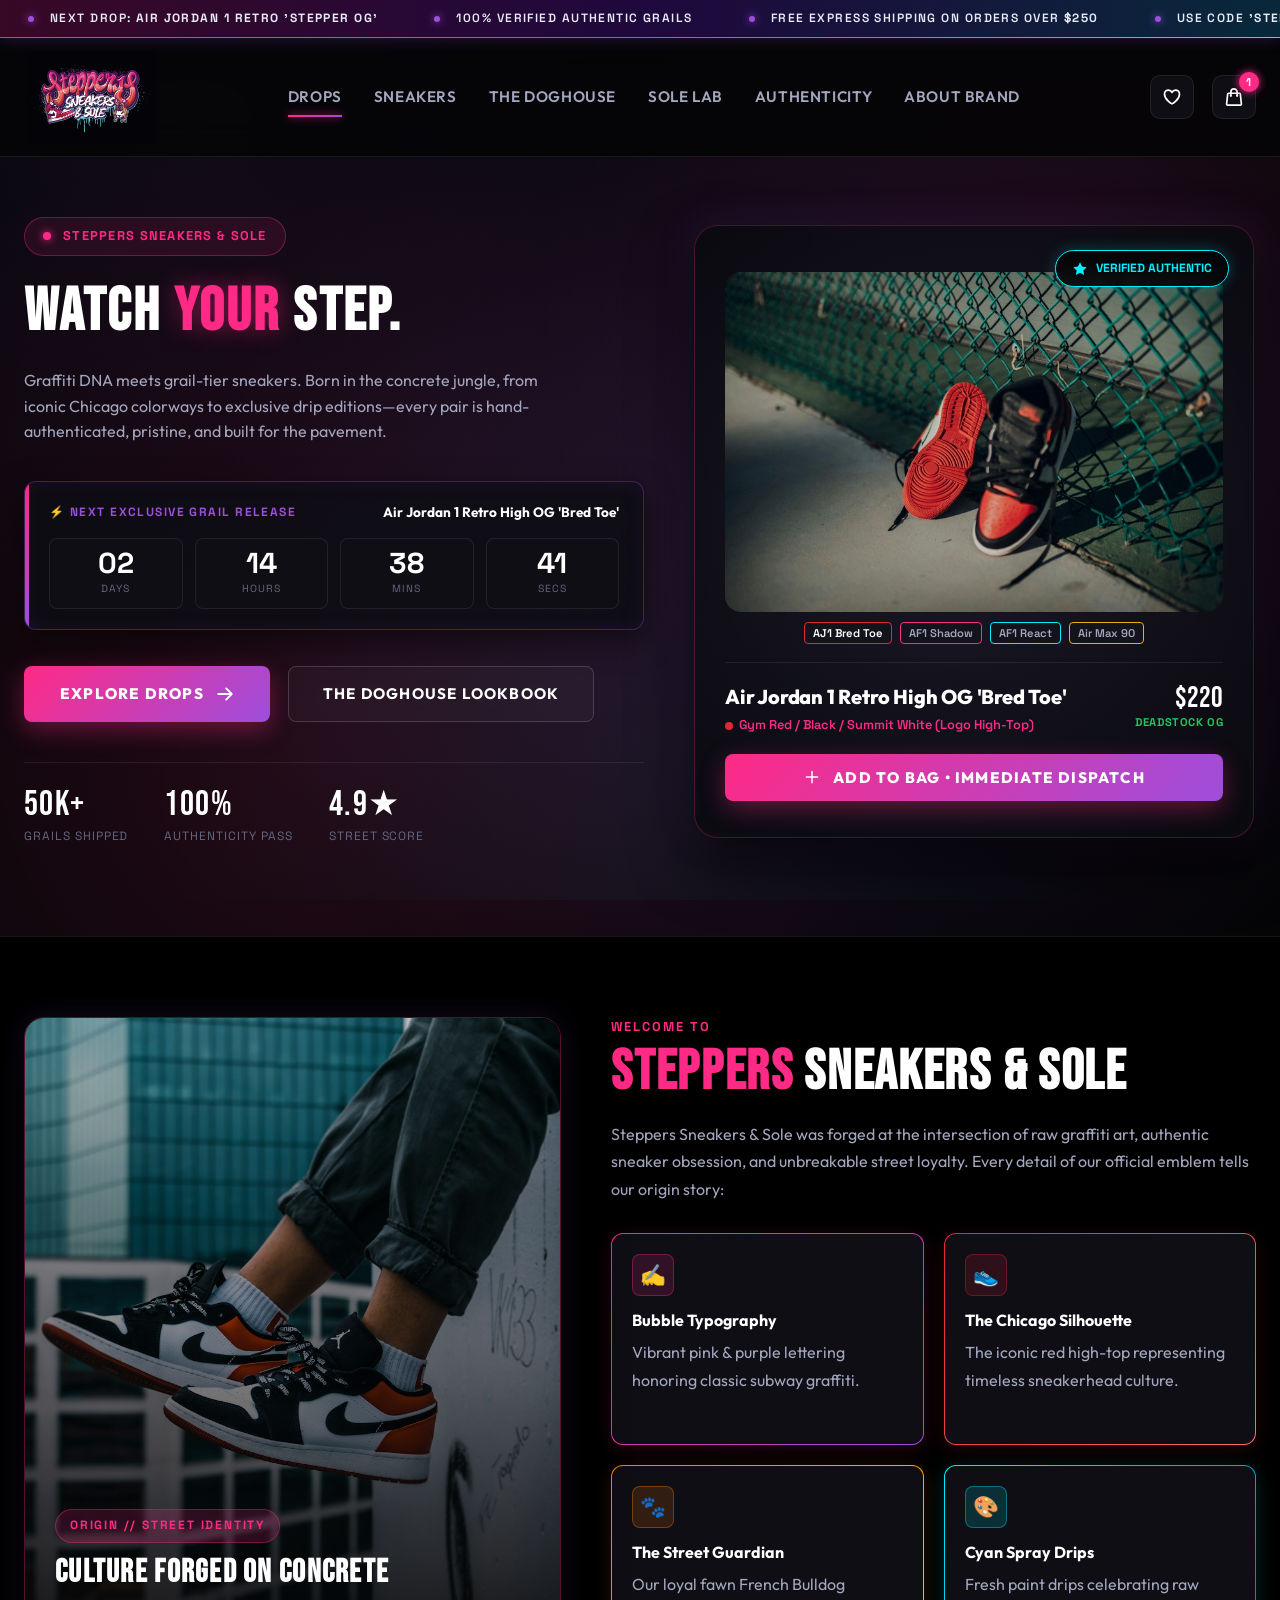
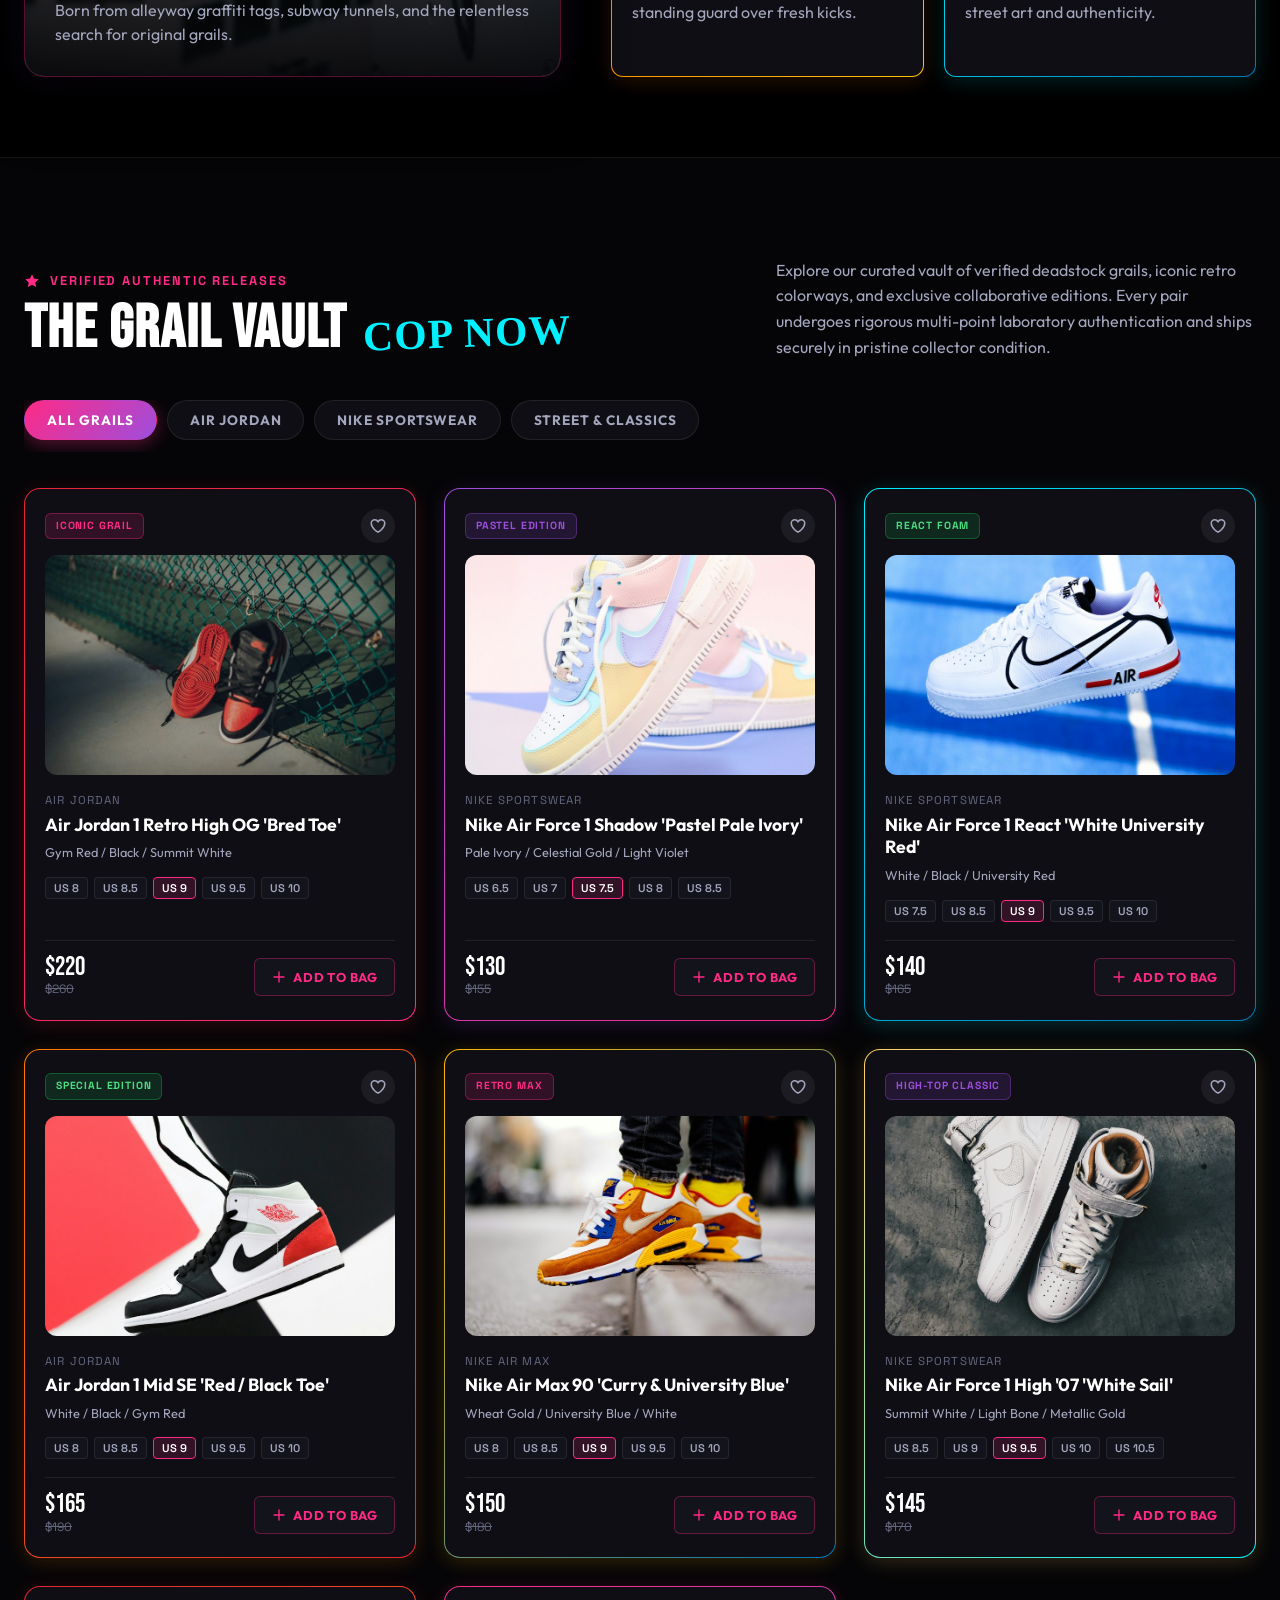
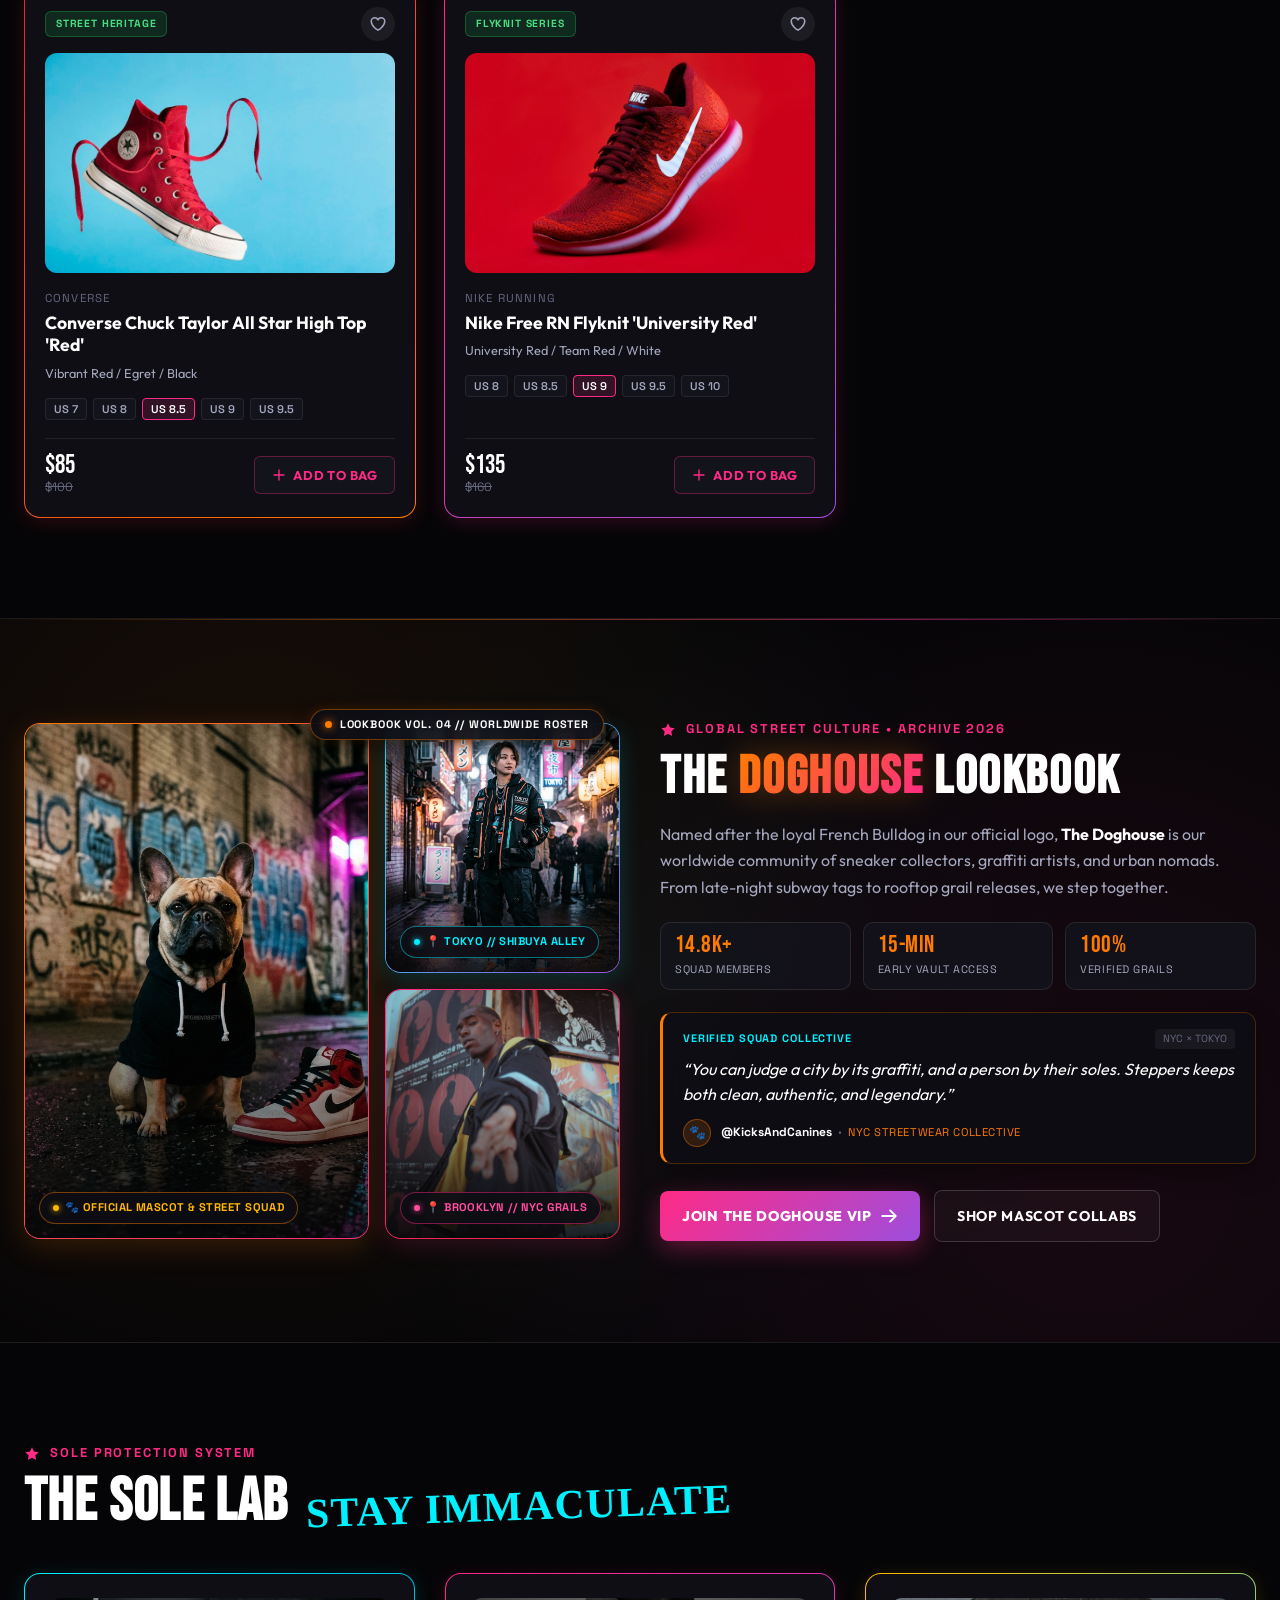
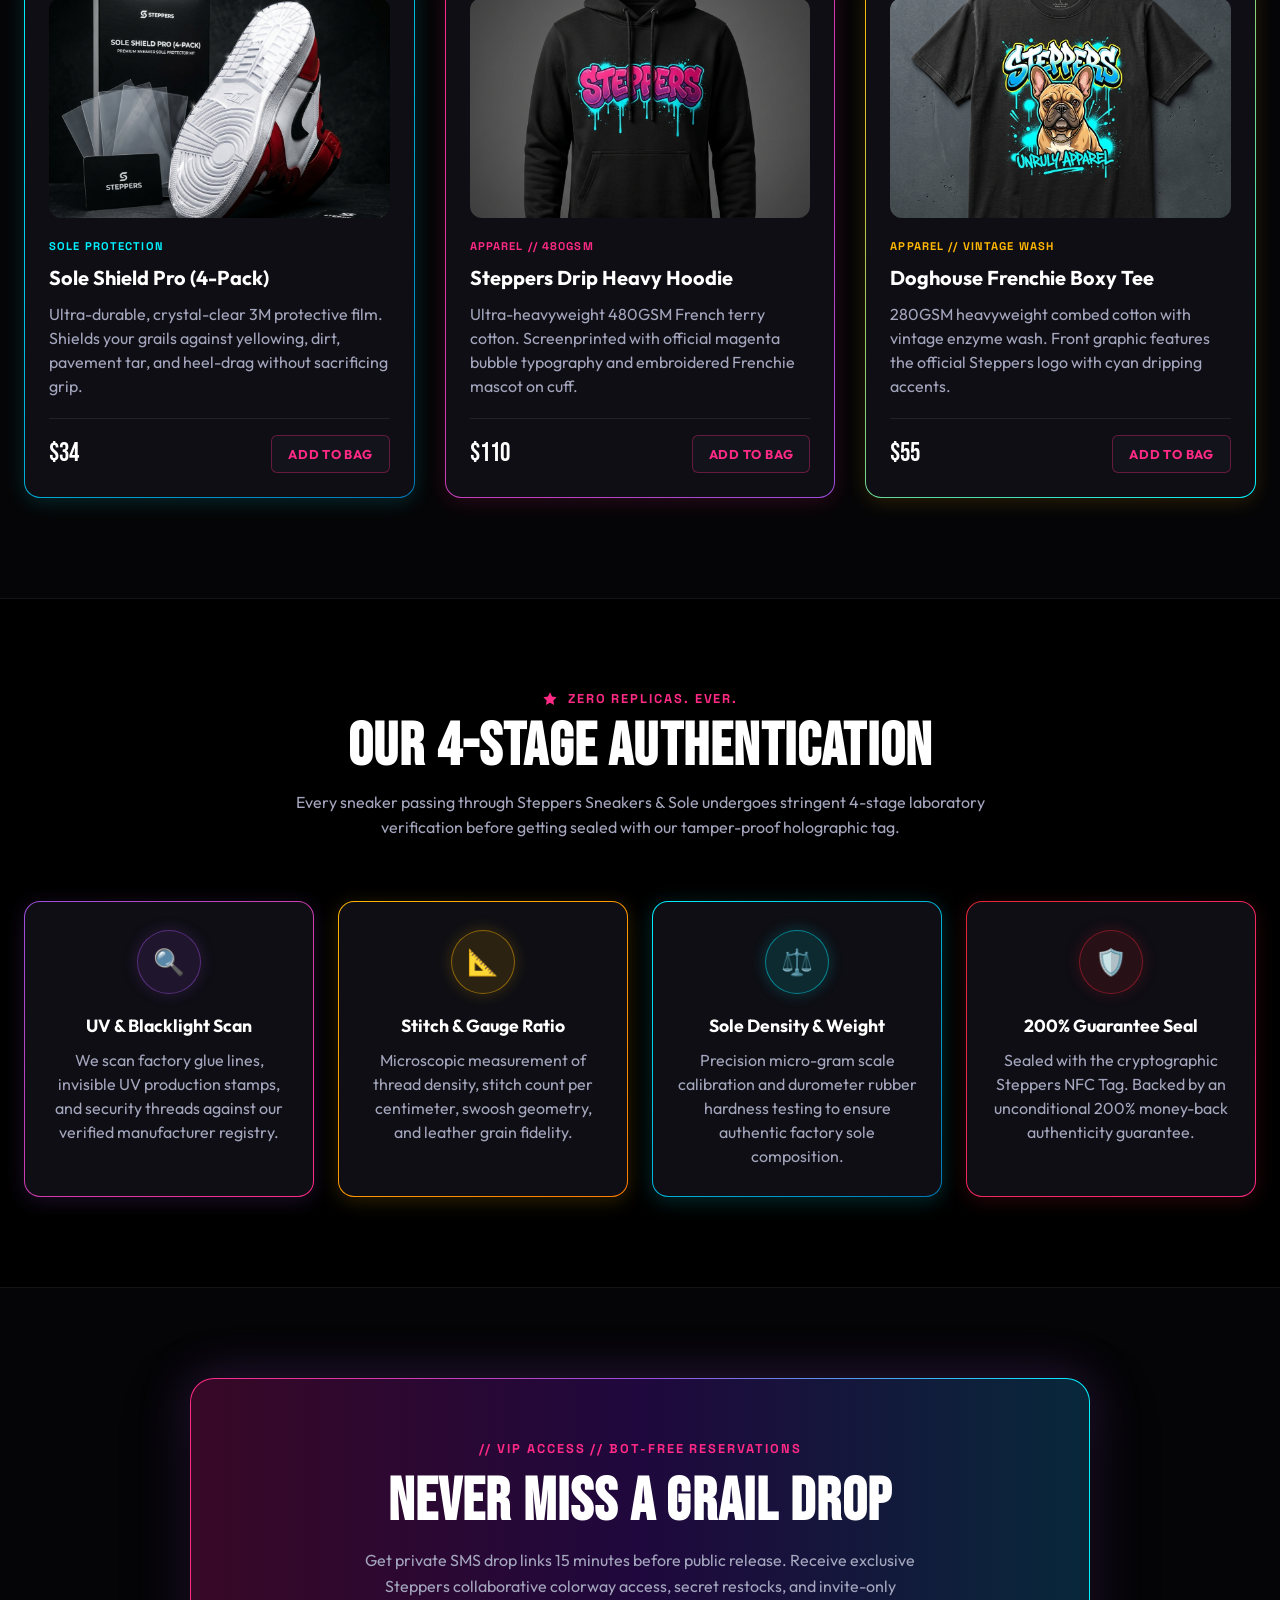
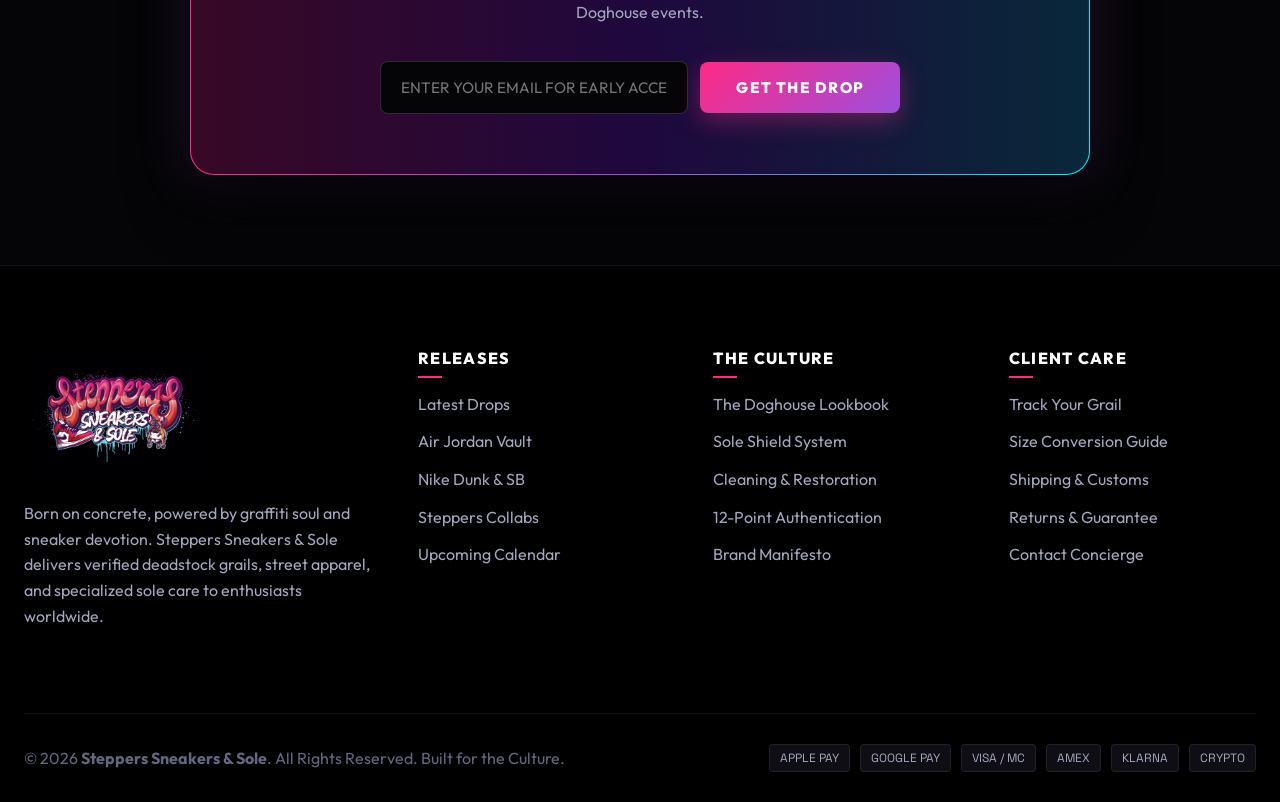
<file: index.html>
<!DOCTYPE html>
<html lang="en">
<head>
  <meta charset="UTF-8">
  <meta name="viewport" content="width=device-width, initial-scale=1.0">
  <title>Steppers Sneakers & Sole | Official Streetwear & Grail Drops</title>
  <meta name="description" content="Steppers Sneakers & Sole. Official streetwear sneaker destination. Authentic limited drops, graffiti soul, classic Jordans, Dunks, and premium sole care.">
  <link rel="icon" type="image/jpeg" href="assets/images/steppers-logo.jpg">

  <!-- Core Google Fonts -->
  <link rel="preconnect" href="https://fonts.googleapis.com">
  <link rel="preconnect" href="https://fonts.gstatic.com" crossorigin>
  <link href="https://fonts.googleapis.com/css2?family=Bebas+Neue&family=Outfit:wght@300;400;500;600;700;800;900&family=Permanent+Marker&family=Space+Grotesk:wght@400;500;600;700&display=swap" rel="stylesheet">

  <!-- Main Stylesheet -->
  <link rel="stylesheet" href="assets/css/style.css">
</head>
<body>

  <!-- Top Streetwear Marquee Ticker -->
  <div class="top-ticker" aria-label="Announcements">
    <div class="ticker-track">
      <div class="ticker-item">
        <span class="ticker-dot"></span>
        <span>NEXT DROP: <strong class="highlight-pink">AIR JORDAN 1 RETRO 'STEPPER OG'</strong></span>
      </div>
      <div class="ticker-item">
        <span class="ticker-dot"></span>
        <span>100% VERIFIED AUTHENTIC GRAILS</span>
      </div>
      <div class="ticker-item">
        <span class="ticker-dot"></span>
        <span>FREE EXPRESS SHIPPING ON ORDERS OVER <strong class="highlight-cyan">$250</strong></span>
      </div>
      <div class="ticker-item">
        <span class="ticker-dot"></span>
        <span>USE CODE <strong class="highlight-orange">'STEPPERS10'</strong> FOR 10% OFF YOUR FIRST DROP</span>
      </div>
      <div class="ticker-item">
        <span class="ticker-dot"></span>
        <span>STREETWEAR SOLE CULTURE SINCE DAY ONE</span>
      </div>

      <!-- Repeated track for continuous seamless scroll -->
      <div class="ticker-item">
        <span class="ticker-dot"></span>
        <span>NEXT DROP: <strong class="highlight-pink">AIR JORDAN 1 RETRO 'STEPPER OG'</strong></span>
      </div>
      <div class="ticker-item">
        <span class="ticker-dot"></span>
        <span>100% VERIFIED AUTHENTIC GRAILS</span>
      </div>
      <div class="ticker-item">
        <span class="ticker-dot"></span>
        <span>FREE EXPRESS SHIPPING ON ORDERS OVER <strong class="highlight-cyan">$250</strong></span>
      </div>
      <div class="ticker-item">
        <span class="ticker-dot"></span>
        <span>USE CODE <strong class="highlight-orange">'STEPPERS10'</strong> FOR 10% OFF YOUR FIRST DROP</span>
      </div>
      <div class="ticker-item">
        <span class="ticker-dot"></span>
        <span>STREETWEAR SOLE CULTURE SINCE DAY ONE</span>
      </div>
    </div>
  </div>

  <!-- Header Navigation -->
  <header class="site-header">
    <div class="header-container">
      
      <!-- Brand Logo - Exact Client Original Artwork -->
      <a href="#hero" class="brand-logo-wrap" title="Steppers Sneakers & Sole Home">
        <img src="assets/images/steppers-logo.jpg" alt="Steppers Sneakers & Sole Official Logo" class="brand-logo-img">
      </a>

      <!-- Desktop Nav Menu -->
      <nav class="nav-menu" id="nav-menu">
        <a href="#drops" class="nav-link active">Drops</a>
        <a href="#catalog" class="nav-link">Sneakers</a>
        <a href="#doghouse" class="nav-link">The Doghouse</a>
        <a href="#sole-lab" class="nav-link">Sole Lab</a>
        <a href="#authenticity" class="nav-link">Authenticity</a>
        <a href="#heritage" class="nav-link">About Brand</a>
      </nav>

      <!-- Action Icons -->
      <div class="header-actions">
        <!-- Wishlist Button -->
        <button class="header-action-btn" id="wishlist-trigger-btn" aria-label="View Wishlist" title="Street Grails Wishlist">
          <svg width="20" height="20" fill="none" stroke="currentColor" stroke-width="2" viewBox="0 0 24 24">
            <path stroke-linecap="round" stroke-linejoin="round" d="M21 8.25c0-2.485-2.099-4.5-4.688-4.5-1.935 0-3.597 1.126-4.312 2.733-.715-1.607-2.377-2.733-4.313-2.733C5.1 3.75 3 5.765 3 8.25c0 7.22 9 12 9 12s9-4.78 9-12z"></path>
          </svg>
          <span class="action-badge" id="wishlist-count-badge" style="display: none;">0</span>
        </button>

        <!-- Cart Button -->
        <button class="header-action-btn cart-toggle-btn" aria-label="Open Shopping Bag" title="Shopping Bag">
          <svg width="20" height="20" fill="none" stroke="currentColor" stroke-width="2" viewBox="0 0 24 24">
            <path stroke-linecap="round" stroke-linejoin="round" d="M15.75 10.5V6a3.75 3.75 0 10-7.5 0v4.5m11.356-1.993l1.263 12c.07.665-.45 1.243-1.119 1.243H4.25a1.125 1.125 0 01-1.12-1.243l1.264-12A1.125 1.125 0 015.513 7.5h12.974c.576 0 1.059.435 1.119 1.007zM8.625 10.5a.375.375 0 11-.75 0 .375.375 0 01.75 0zm7.5 0a.375.375 0 11-.75 0 .375.375 0 01.75 0z"></path>
          </svg>
          <span class="action-badge cart-count-badge">1</span>
        </button>

        <!-- Mobile Menu Toggle -->
        <button class="header-action-btn mobile-menu-toggle" id="mobile-menu-toggle" aria-label="Toggle Navigation">
          <svg width="22" height="22" fill="none" stroke="currentColor" stroke-width="2" viewBox="0 0 24 24">
            <path stroke-linecap="round" stroke-linejoin="round" d="M3.75 6.75h16.5M3.75 12h16.5m-16.5 5.25h16.5"></path>
          </svg>
        </button>
      </div>

    </div>
  </header>

  <!-- Hero Section -->
  <section class="hero-section" id="hero">
    <div class="container hero-grid">
      
      <!-- Hero Left: Streetwear Narrative & Drop Countdown -->
      <div class="hero-content-col">
        <div class="hero-tag-wrap">
          <span class="hero-tag-pulse"></span>
          <span class="hero-tag-text">STEPPERS SNEAKERS &amp; SOLE</span>
        </div>

        <h1 class="hero-headline">
          WATCH <span class="text-pink">YOUR</span> STEP.
        </h1>

        <p class="hero-subtitle">
          Graffiti DNA meets grail-tier sneakers. Born in the concrete jungle, from iconic Chicago colorways to exclusive drip editions—every pair is hand-authenticated, pristine, and built for the pavement.
        </p>

        <!-- Live Drop Countdown -->
        <div class="drop-countdown-card" id="drops">
          <div class="countdown-header">
            <span class="countdown-title">⚡ NEXT EXCLUSIVE GRAIL RELEASE</span>
            <span class="countdown-shoe-name">Air Jordan 1 Retro High OG 'Bred Toe'</span>
          </div>
          <div class="countdown-digits-row">
            <div class="countdown-box">
              <div class="countdown-value" id="cd-days">02</div>
              <div class="countdown-label">Days</div>
            </div>
            <div class="countdown-box">
              <div class="countdown-value" id="cd-hours">14</div>
              <div class="countdown-label">Hours</div>
            </div>
            <div class="countdown-box">
              <div class="countdown-value" id="cd-mins">38</div>
              <div class="countdown-label">Mins</div>
            </div>
            <div class="countdown-box">
              <div class="countdown-value" id="cd-secs">45</div>
              <div class="countdown-label">Secs</div>
            </div>
          </div>
        </div>

        <!-- Hero CTAs -->
        <div class="hero-cta-group">
          <a href="#catalog" class="btn-primary">
            <span>Explore Drops</span>
            <svg width="18" height="18" fill="none" stroke="currentColor" stroke-width="2.5" viewBox="0 0 24 24">
              <path stroke-linecap="round" stroke-linejoin="round" d="M13.5 4.5L21 12m0 0l-7.5 7.5M21 12H3"></path>
            </svg>
          </a>
          <a href="#doghouse" class="btn-secondary">
            <span>The Doghouse Lookbook</span>
          </a>
        </div>

        <!-- Street Stats -->
        <div class="hero-stats-row">
          <div class="hero-stat-item">
            <span class="hero-stat-num">50K+</span>
            <span class="hero-stat-label">Grails Shipped</span>
          </div>
          <div class="hero-stat-item">
            <span class="hero-stat-num">100%</span>
            <span class="hero-stat-label">Authenticity Pass</span>
          </div>
          <div class="hero-stat-item">
            <span class="hero-stat-num">4.9★</span>
            <span class="hero-stat-label">Street Score</span>
          </div>
        </div>
      </div>

      <!-- Hero Right: Interactive Sneaker Stage -->
      <div class="hero-visual-col">
        <div class="sneaker-stage-card">
          <!-- Floating Authenticity Seal -->
          <div class="authenticity-floating-badge">
            <svg width="16" height="16" fill="currentColor" viewBox="0 0 24 24">
              <path d="M12 2l3.09 6.26L22 9.27l-5 4.87 1.18 6.88L12 17.77l-6.18 3.25L7 14.14 2 9.27l6.91-1.01L12 2z"></path>
            </svg>
            <span>VERIFIED AUTHENTIC</span>
          </div>

          <!-- Interactive Sneaker Display Image -->
          <div class="hero-sneaker-img-wrap">
            <img src="assets/images/sneaker-chicago.jpg" alt="Air Jordan 1 Retro High OG 'Bred Toe'" id="hero-sneaker-display" class="hero-sneaker-img">
          </div>

          <!-- Colorway Switcher Pills -->
          <div style="display: flex; gap: 8px; justify-content: center; margin-bottom: 12px; flex-wrap: wrap;">
            <button class="size-pill hero-color-pill active" data-variant="bred-toe" style="border-color: var(--accent-red); color: #fff;">AJ1 Bred Toe</button>
            <button class="size-pill hero-color-pill" data-variant="af1-shadow" style="border-color: var(--accent-pink);">AF1 Shadow</button>
            <button class="size-pill hero-color-pill" data-variant="af1-react" style="border-color: var(--accent-cyan);">AF1 React</button>
            <button class="size-pill hero-color-pill" data-variant="am90-curry" style="border-color: #eab308;">Air Max 90</button>
          </div>

          <!-- Sneaker Stage Meta -->
          <div class="sneaker-stage-meta">
            <div>
              <h2 class="sneaker-model-title" id="hero-model-title">Air Jordan 1 Retro High OG 'Bred Toe'</h2>
              <div class="sneaker-colorway-tag" id="hero-colorway-tag">
                <span style="display:inline-block; width:8px; height:8px; border-radius:50%; background:var(--accent-red);"></span>
                Gym Red / Black / Summit White (Logo High-Top)
              </div>
            </div>
            <div class="sneaker-stage-price">
              <div class="stage-price-amount">$220</div>
              <div class="stage-price-status">Deadstock OG</div>
            </div>
          </div>

          <button class="btn-primary" id="hero-add-to-bag" style="width: 100%; margin-top: 18px; padding: 14px;">
            <svg width="18" height="18" fill="none" stroke="currentColor" stroke-width="2" viewBox="0 0 24 24">
              <path stroke-linecap="round" stroke-linejoin="round" d="M12 4.5v15m7.5-7.5h-15"></path>
            </svg>
            Add To Bag • Immediate Dispatch
          </button>
        </div>
      </div>

    </div>
  </section>

  <!-- Official Brand Alignment Showcase -->
  <section class="brand-heritage-section" id="heritage">
    <div class="container heritage-grid">
      
      <!-- Streetwear Heritage Showcase Visual -->
      <div class="heritage-media-showcase">
        <div class="heritage-media-wrap">
          <img src="assets/images/heritage-culture.jpg" alt="Steppers Streetwear & Graffiti Culture" class="heritage-culture-img">
          <div class="heritage-media-gradient"></div>
          <div class="heritage-media-meta">
            <span class="heritage-badge">ORIGIN // STREET IDENTITY</span>
            <h3 class="heritage-caption-title">CULTURE FORGED ON CONCRETE</h3>
            <p class="heritage-caption-sub">Born from alleyway graffiti tags, subway tunnels, and the relentless search for original grails.</p>
          </div>
        </div>
      </div>

      <!-- Brand Manifesto & 4 Signature Elements -->
      <div class="heritage-content-col">
        <div class="section-eyebrow">
          <span>WELCOME TO</span>
        </div>
        <h2><span class="highlight-pink" style="color:var(--accent-pink);">STEPPERS</span> SNEAKERS &amp; SOLE</h2>
        <p>
          Steppers Sneakers & Sole was forged at the intersection of raw graffiti art, authentic sneaker obsession, and unbreakable street loyalty. Every detail of our official emblem tells our origin story:
        </p>

        <div class="pillars-grid">
          <!-- Pillar 1: Pink & Purple Bubble Letters -->
          <div class="pillar-item pillar-pink">
            <div class="pillar-icon-box">✍️</div>
            <h3 class="pillar-title">Bubble Typography</h3>
            <p class="pillar-desc">
              Vibrant pink & purple lettering honoring classic subway graffiti.
            </p>
          </div>

          <!-- Pillar 2: Red High-Top Sneaker -->
          <div class="pillar-item pillar-red">
            <div class="pillar-icon-box">👟</div>
            <h3 class="pillar-title">The Chicago Silhouette</h3>
            <p class="pillar-desc">
              The iconic red high-top representing timeless sneakerhead culture.
            </p>
          </div>

          <!-- Pillar 3: French Bulldog Mascot -->
          <div class="pillar-item pillar-dog">
            <div class="pillar-icon-box">🐾</div>
            <h3 class="pillar-title">The Street Guardian</h3>
            <p class="pillar-desc">
              Our loyal fawn French Bulldog standing guard over fresh kicks.
            </p>
          </div>

          <!-- Pillar 4: Cyan Paint Drips -->
          <div class="pillar-item pillar-cyan">
            <div class="pillar-icon-box">🎨</div>
            <h3 class="pillar-title">Cyan Spray Drips</h3>
            <p class="pillar-desc">
              Fresh paint drips celebrating raw street art and authenticity.
            </p>
          </div>
        </div>
      </div>

    </div>
  </section>

  <!-- Sneaker Drops & Catalog Section -->
  <section class="catalog-section" id="catalog">
    <div class="container">
      
      <!-- Section Header -->
      <div class="section-head-wrap">
        <div>
          <div class="section-eyebrow">
            <svg width="16" height="16" fill="currentColor" viewBox="0 0 24 24">
              <path d="M12 2l3.09 6.26L22 9.27l-5 4.87 1.18 6.88L12 17.77l-6.18 3.25L7 14.14 2 9.27l6.91-1.01L12 2z"></path>
            </svg>
            <span>VERIFIED AUTHENTIC RELEASES</span>
          </div>
          <h2 class="section-title">THE GRAIL VAULT <span class="tag-graffiti">COP NOW</span></h2>
        </div>
        <div class="section-desc-right">
          <p>
            Explore our curated vault of verified deadstock grails, iconic retro colorways, and exclusive collaborative editions. Every pair undergoes rigorous multi-point laboratory authentication and ships securely in pristine collector condition.
          </p>
        </div>
      </div>

      <!-- Category Filter Tabs -->
      <div class="filter-tabs-row">
        <button class="filter-tab-btn active" data-category="all">All Grails</button>
        <button class="filter-tab-btn" data-category="jordan">Air Jordan</button>
        <button class="filter-tab-btn" data-category="nike">Nike Sportswear</button>
        <button class="filter-tab-btn" data-category="street">Street &amp; Classics</button>
      </div>

      <!-- Products Grid -->
      <div class="products-grid" id="products-grid">
        <!-- Rendered dynamically by assets/js/main.js -->
      </div>

    </div>
  </section>

  <!-- The Doghouse Community & Street Lookbook -->
  <section class="doghouse-section" id="doghouse">
    <div class="container doghouse-grid">
      
      <!-- Collage Media Visuals -->
      <div class="doghouse-media-collage">
        <!-- Floating Live Lookbook HUD -->
        <div class="doghouse-live-hud">
          <span class="hud-pulse-dot"></span>
          <span>LOOKBOOK VOL. 04 // WORLDWIDE ROSTER</span>
        </div>

        <div class="collage-item collage-large">
          <img src="assets/images/doghouse-mascot-street.jpg" alt="Steppers French Bulldog Mascot Street Guardian" loading="lazy">
          <span class="collage-badge badge-orange">
            <span class="badge-dot dot-orange"></span>🐾 OFFICIAL MASCOT &amp; STREET SQUAD
          </span>
        </div>
        <div class="collage-item collage-tokyo">
          <img src="assets/images/doghouse-tokyo-street.jpg" alt="Tokyo Shibuya Alley Streetwear" loading="lazy">
          <span class="collage-badge badge-cyan">
            <span class="badge-dot dot-cyan"></span>📍 TOKYO // SHIBUYA ALLEY
          </span>
        </div>
        <div class="collage-item collage-brooklyn">
          <img src="assets/images/lookbook-street.jpg" alt="Brooklyn NYC Streetwear Pavement Drip" loading="lazy">
          <span class="collage-badge badge-pink">
            <span class="badge-dot dot-pink"></span>📍 BROOKLYN // NYC GRAILS
          </span>
        </div>
      </div>

      <!-- Doghouse Info & UGC Narrative -->
      <div class="doghouse-info-col">
        <div class="section-eyebrow">
          <svg width="16" height="16" fill="currentColor" viewBox="0 0 24 24">
            <path d="M12 2l3.09 6.26L22 9.27l-5 4.87 1.18 6.88L12 17.77l-6.18 3.25L7 14.14 2 9.27l6.91-1.01L12 2z"></path>
          </svg>
          <span>GLOBAL STREET CULTURE • ARCHIVE 2026</span>
        </div>

        <h2 class="doghouse-title">
          THE <span class="doghouse-title-highlight">DOGHOUSE</span> LOOKBOOK
        </h2>

        <p class="doghouse-desc">
          Named after the loyal French Bulldog in our official logo, <strong>The Doghouse</strong> is our worldwide community of sneaker collectors, graffiti artists, and urban nomads. From late-night subway tags to rooftop grail releases, we step together.
        </p>

        <!-- Community Perks / Metrics Bar -->
        <div class="doghouse-stats-grid">
          <div class="doghouse-stat-pill">
            <span class="stat-pill-num">14.8K+</span>
            <span class="stat-pill-label">Squad Members</span>
          </div>
          <div class="doghouse-stat-pill">
            <span class="stat-pill-num">15-MIN</span>
            <span class="stat-pill-label">Early Vault Access</span>
          </div>
          <div class="doghouse-stat-pill">
            <span class="stat-pill-num">100%</span>
            <span class="stat-pill-label">Verified Grails</span>
          </div>
        </div>

        <!-- Glassmorphic Quote Card -->
        <div class="doghouse-quote-card">
          <div class="quote-card-header">
            <span class="quote-card-tag">VERIFIED SQUAD COLLECTIVE</span>
            <span class="quote-card-badge">NYC × TOKYO</span>
          </div>
          <p class="quote-card-body">
            “You can judge a city by its graffiti, and a person by their soles. Steppers keeps both clean, authentic, and legendary.”
          </p>
          <div class="quote-card-author">
            <span class="author-avatar">🐾</span>
            <div class="author-meta">
              <span class="author-name">@KicksAndCanines</span>
              <span class="author-divider">•</span>
              <span class="author-location">NYC STREETWEAR COLLECTIVE</span>
            </div>
          </div>
        </div>

        <div class="doghouse-actions">
          <a href="#newsletter" class="btn-primary">
            <span>Join The Doghouse VIP</span>
            <svg width="18" height="18" fill="none" stroke="currentColor" stroke-width="2.5" viewBox="0 0 24 24">
              <path stroke-linecap="round" stroke-linejoin="round" d="M13.5 4.5L21 12m0 0l-7.5 7.5M21 12H3"></path>
            </svg>
          </a>
          <a href="#catalog" class="btn-secondary">
            <span>Shop Mascot Collabs</span>
          </a>
        </div>
      </div>

    </div>
  </section>

  <!-- Sole Lab: Sneaker Care & Sole Protection -->
  <section class="sole-lab-section" id="sole-lab">
    <div class="container">
      
      <div class="section-head-wrap">
        <div>
          <div class="section-eyebrow">
            <svg width="16" height="16" fill="currentColor" viewBox="0 0 24 24">
              <path d="M12 2l3.09 6.26L22 9.27l-5 4.87 1.18 6.88L12 17.77l-6.18 3.25L7 14.14 2 9.27l6.91-1.01L12 2z"></path>
            </svg>
            <span>SOLE PROTECTION SYSTEM</span>
          </div>
          <h2 class="section-title">THE SOLE LAB <span class="tag-graffiti">STAY IMMACULATE</span></h2>
        </div>
      </div>

      <div class="sole-lab-grid">
        
        <!-- Product 1: Sole Shield Pro -->
        <div class="sole-care-card care-shield">
          <div class="care-img-wrap">
            <img src="assets/images/sole-shield-pro.jpg" alt="Steppers Sole Shield Pro Kit" loading="lazy">
          </div>
          <span class="care-card-tag">SOLE PROTECTION</span>
          <h3 class="care-card-title">Sole Shield Pro (4-Pack)</h3>
          <p class="care-card-desc">
            Ultra-durable, crystal-clear 3M protective film. Shields your grails against yellowing, dirt, pavement tar, and heel-drag without sacrificing grip.
          </p>
          <div class="care-card-footer">
            <span class="price-current">$34</span>
            <button class="btn-card-add btn-care-add" data-name="Sole Shield Pro (4-Pack)" data-price="34" data-img="assets/images/sole-shield-pro.jpg">
              Add To Bag
            </button>
          </div>
        </div>

        <!-- Product 2: Graffiti Drip Heavyweight Hoodie -->
        <div class="sole-care-card care-hoodie">
          <div class="care-img-wrap">
            <img src="assets/images/hoodie-merch.jpg" alt="Steppers Heavyweight Graffiti Hoodie" loading="lazy">
          </div>
          <span class="care-card-tag">APPAREL // 480GSM</span>
          <h3 class="care-card-title">Steppers Drip Heavy Hoodie</h3>
          <p class="care-card-desc">
            Ultra-heavyweight 480GSM French terry cotton. Screenprinted with official magenta bubble typography and embroidered Frenchie mascot on cuff.
          </p>
          <div class="care-card-footer">
            <span class="price-current">$110</span>
            <button class="btn-card-add btn-care-add" data-name="Steppers Drip Heavy Hoodie" data-price="110" data-img="assets/images/hoodie-merch.jpg">
              Add To Bag
            </button>
          </div>
        </div>

        <!-- Product 3: Mascot Frenchie Vintage Tee -->
        <div class="sole-care-card care-tee">
          <div class="care-img-wrap">
            <img src="assets/images/doghouse-frenchie-tee.jpg" alt="Steppers Doghouse Frenchie Boxy Tee" loading="lazy">
          </div>
          <span class="care-card-tag">APPAREL // VINTAGE WASH</span>
          <h3 class="care-card-title">Doghouse Frenchie Boxy Tee</h3>
          <p class="care-card-desc">
            280GSM heavyweight combed cotton with vintage enzyme wash. Front graphic features the official Steppers logo with cyan dripping accents.
          </p>
          <div class="care-card-footer">
            <span class="price-current">$55</span>
            <button class="btn-card-add btn-care-add" data-name="Doghouse Frenchie Boxy Tee" data-price="55" data-img="assets/images/doghouse-frenchie-tee.jpg">
              Add To Bag
            </button>
          </div>
        </div>

      </div>

    </div>
  </section>

  <!-- 100% Authenticity Verification Guarantee -->
  <section class="authenticity-section" id="authenticity">
    <div class="container">
      
      <div class="auth-header">
        <div class="section-eyebrow" style="justify-content: center;">
          <svg width="16" height="16" fill="currentColor" viewBox="0 0 24 24">
            <path d="M12 2l3.09 6.26L22 9.27l-5 4.87 1.18 6.88L12 17.77l-6.18 3.25L7 14.14 2 9.27l6.91-1.01L12 2z"></path>
          </svg>
          <span>ZERO REPLICAS. EVER.</span>
        </div>
        <h2 class="section-title" style="text-align: center;">OUR 4-STAGE AUTHENTICATION</h2>
        <p style="color: var(--text-secondary); margin-top: 12px; font-size: 16px;">
          Every sneaker passing through Steppers Sneakers & Sole undergoes stringent 4-stage laboratory verification before getting sealed with our tamper-proof holographic tag.
        </p>
      </div>

      <div class="auth-steps-grid">
        
        <div class="auth-step-card stage-1">
          <div class="auth-icon-circle">🔍</div>
          <h3 class="auth-step-title">UV &amp; Blacklight Scan</h3>
          <p class="auth-step-desc">
            We scan factory glue lines, invisible UV production stamps, and security threads against our verified manufacturer registry.
          </p>
        </div>

        <div class="auth-step-card stage-2">
          <div class="auth-icon-circle">📐</div>
          <h3 class="auth-step-title">Stitch &amp; Gauge Ratio</h3>
          <p class="auth-step-desc">
            Microscopic measurement of thread density, stitch count per centimeter, swoosh geometry, and leather grain fidelity.
          </p>
        </div>

        <div class="auth-step-card stage-3">
          <div class="auth-icon-circle">⚖️</div>
          <h3 class="auth-step-title">Sole Density &amp; Weight</h3>
          <p class="auth-step-desc">
            Precision micro-gram scale calibration and durometer rubber hardness testing to ensure authentic factory sole composition.
          </p>
        </div>

        <div class="auth-step-card stage-4">
          <div class="auth-icon-circle">🛡️</div>
          <h3 class="auth-step-title">200% Guarantee Seal</h3>
          <p class="auth-step-desc">
            Sealed with the cryptographic Steppers NFC Tag. Backed by an unconditional 200% money-back authenticity guarantee.
          </p>
        </div>

      </div>

    </div>
  </section>

  <!-- VIP Drops Newsletter Section -->
  <section class="newsletter-section" id="newsletter">
    <div class="container">
      <div class="newsletter-box">
        <div class="section-eyebrow" style="justify-content: center; margin-bottom: 12px;">
          <span>// VIP ACCESS // BOT-FREE RESERVATIONS</span>
        </div>
        <h2>NEVER MISS A GRAIL DROP</h2>
        <p>
          Get private SMS drop links 15 minutes before public release. Receive exclusive Steppers collaborative colorway access, secret restocks, and invite-only Doghouse events.
        </p>
        <form class="newsletter-form" id="newsletter-form">
          <input type="email" placeholder="ENTER YOUR EMAIL FOR EARLY ACCESS..." class="newsletter-input" required>
          <button type="submit" class="btn-primary" style="white-space: nowrap;">
            <span>Get The Drop</span>
          </button>
        </form>
      </div>
    </div>
  </section>

  <!-- Footer -->
  <footer class="site-footer">
    <div class="container">
      <div class="footer-top-grid">
        
        <!-- Brand Bio & Official Logo Display -->
        <div class="footer-brand-col">
          <a href="#hero" class="brand-logo-wrap" title="Steppers Sneakers & Sole">
            <img src="assets/images/steppers-logo.jpg" alt="Steppers Sneakers & Sole Official Logo" class="brand-logo-img brand-logo-footer">
          </a>
          <p class="footer-brand-bio">
            Born on concrete, powered by graffiti soul and sneaker devotion. Steppers Sneakers & Sole delivers verified deadstock grails, street apparel, and specialized sole care to enthusiasts worldwide.
          </p>
        </div>

        <!-- Quick Links: Drops & Grails -->
        <div>
          <h4 class="footer-col-title">Releases</h4>
          <ul class="footer-links-list">
            <li><a href="#catalog" class="footer-link">Latest Drops</a></li>
            <li><a href="#catalog" class="footer-link">Air Jordan Vault</a></li>
            <li><a href="#catalog" class="footer-link">Nike Dunk & SB</a></li>
            <li><a href="#catalog" class="footer-link">Steppers Collabs</a></li>
            <li><a href="#drops" class="footer-link">Upcoming Calendar</a></li>
          </ul>
        </div>

        <!-- Quick Links: Care & Community -->
        <div>
          <h4 class="footer-col-title">The Culture</h4>
          <ul class="footer-links-list">
            <li><a href="#doghouse" class="footer-link">The Doghouse Lookbook</a></li>
            <li><a href="#sole-lab" class="footer-link">Sole Shield System</a></li>
            <li><a href="#sole-lab" class="footer-link">Cleaning & Restoration</a></li>
            <li><a href="#authenticity" class="footer-link">12-Point Authentication</a></li>
            <li><a href="#heritage" class="footer-link">Brand Manifesto</a></li>
          </ul>
        </div>

        <!-- Quick Links: Support -->
        <div>
          <h4 class="footer-col-title">Client Care</h4>
          <ul class="footer-links-list">
            <li><a href="#" class="footer-link">Track Your Grail</a></li>
            <li><a href="#" class="footer-link">Size Conversion Guide</a></li>
            <li><a href="#" class="footer-link">Shipping & Customs</a></li>
            <li><a href="#" class="footer-link">Returns & Guarantee</a></li>
            <li><a href="#" class="footer-link">Contact Concierge</a></li>
          </ul>
        </div>

      </div>

      <!-- Footer Bottom Bar -->
      <div class="footer-bottom-bar">
        <div>
          © 2026 <strong>Steppers Sneakers & Sole</strong>. All Rights Reserved. Built for the Culture.
        </div>
        <div class="payment-methods-row">
          <span class="payment-pill">APPLE PAY</span>
          <span class="payment-pill">GOOGLE PAY</span>
          <span class="payment-pill">VISA / MC</span>
          <span class="payment-pill">AMEX</span>
          <span class="payment-pill">KLARNA</span>
          <span class="payment-pill">CRYPTO</span>
        </div>
      </div>
    </div>
  </footer>

  <!-- Slide-Out Shopping Bag Drawer -->
  <div class="cart-drawer-overlay" id="cart-drawer-overlay">
    <aside class="cart-drawer" aria-label="Shopping Bag">
      
      <!-- Cart Header -->
      <div class="cart-header">
        <h3 class="cart-title">YOUR BAG (<span class="cart-count-badge">1</span>)</h3>
        <button class="cart-close-btn" id="cart-close-btn" aria-label="Close Bag">✕</button>
      </div>

      <!-- Free Shipping Meter -->
      <div class="shipping-meter-wrap">
        <div class="shipping-meter-text" id="shipping-meter-text">
          Add <span style="color: var(--accent-pink); font-weight:700;">$30</span> more for FREE Express Shipping!
        </div>
        <div class="shipping-meter-bar">
          <div class="shipping-meter-fill" id="shipping-meter-fill"></div>
        </div>
      </div>

      <!-- Cart Items List -->
      <div class="cart-items-list" id="cart-items-list">
        <!-- Rendered dynamically -->
      </div>

      <!-- Cart Footer & Checkout -->
      <div class="cart-footer">
        <div style="display: flex; gap: 8px; margin-bottom: 16px;">
          <input type="text" id="cart-promo-input" placeholder="PROMO CODE (e.g. STEPPERS10)" style="flex:1; padding: 10px 14px; background: var(--bg-surface); border: 1px solid var(--border-subtle); border-radius: 6px; color:#fff; font-family:var(--font-mono); font-size: 0.8rem; text-transform: uppercase;">
          <button id="cart-promo-btn" style="padding: 10px 16px; background: var(--bg-card); border: 1px solid var(--border-pink); color: var(--accent-pink); border-radius: 6px; font-weight: 700; font-size: 0.8rem;">APPLY</button>
        </div>

        <div class="cart-subtotal-row">
          <span>Subtotal</span>
          <span class="cart-subtotal-val" id="cart-subtotal-val">$220</span>
        </div>
        <div style="display: flex; justify-content: space-between; font-size: 0.8rem; color: var(--text-muted); margin-bottom: 12px;">
          <span>Authenticity Verification</span>
          <span style="color: #22c55e; font-weight: 700;">FREE (INCLUDED)</span>
        </div>

        <button class="btn-checkout" onclick="alert('Proceeding to Secure Streetwear Checkout with Apple Pay & Card support!')">
          SECURE CHECKOUT
        </button>
      </div>

    </aside>
  </div>

  <!-- Interactive Quick View Modal -->
  <div class="modal-backdrop" id="quickview-modal-backdrop">
    <div class="quickview-modal">
      <button class="modal-close-btn" id="modal-close-btn" aria-label="Close Preview">✕</button>

      <!-- Modal Media -->
      <div class="modal-media-col">
        <img src="assets/images/sneaker-chicago.jpg" alt="Sneaker Detail" id="modal-main-img" class="modal-main-img">
      </div>

      <!-- Modal Details -->
      <div class="modal-details-col">
        <span class="modal-brand" id="modal-brand">Air Jordan</span>
        <h3 class="modal-title" id="modal-title">Air Jordan 1 Retro High OG 'Bred Toe'</h3>
        <div class="modal-price" id="modal-price">$220</div>
        <p class="modal-desc" id="modal-desc">
          The legendary 2018 mashup of the 'Bred' and 'Black Toe' colorways. Premium tumbled leather with Gym Red toe box and collar, crisp white mid-panels, black Swoosh, and the iconic Jordan Wings insignia.
        </p>

        <div style="margin-bottom: 20px;">
          <label style="display:block; font-family:var(--font-mono); font-size:0.75rem; text-transform:uppercase; color:var(--text-muted); margin-bottom: 8px;">Select Size (US Men):</label>
          <div class="size-selector-row" id="modal-sizes-row">
            <!-- Dynamic sizes -->
          </div>
        </div>

        <button class="btn-primary" id="modal-add-btn" style="width: 100%; margin-top: auto;">
          Add to Bag
        </button>
      </div>
    </div>
  </div>

  <!-- Main JavaScript -->
  <script src="assets/js/main.js"></script>
</body>
</html>
</file>
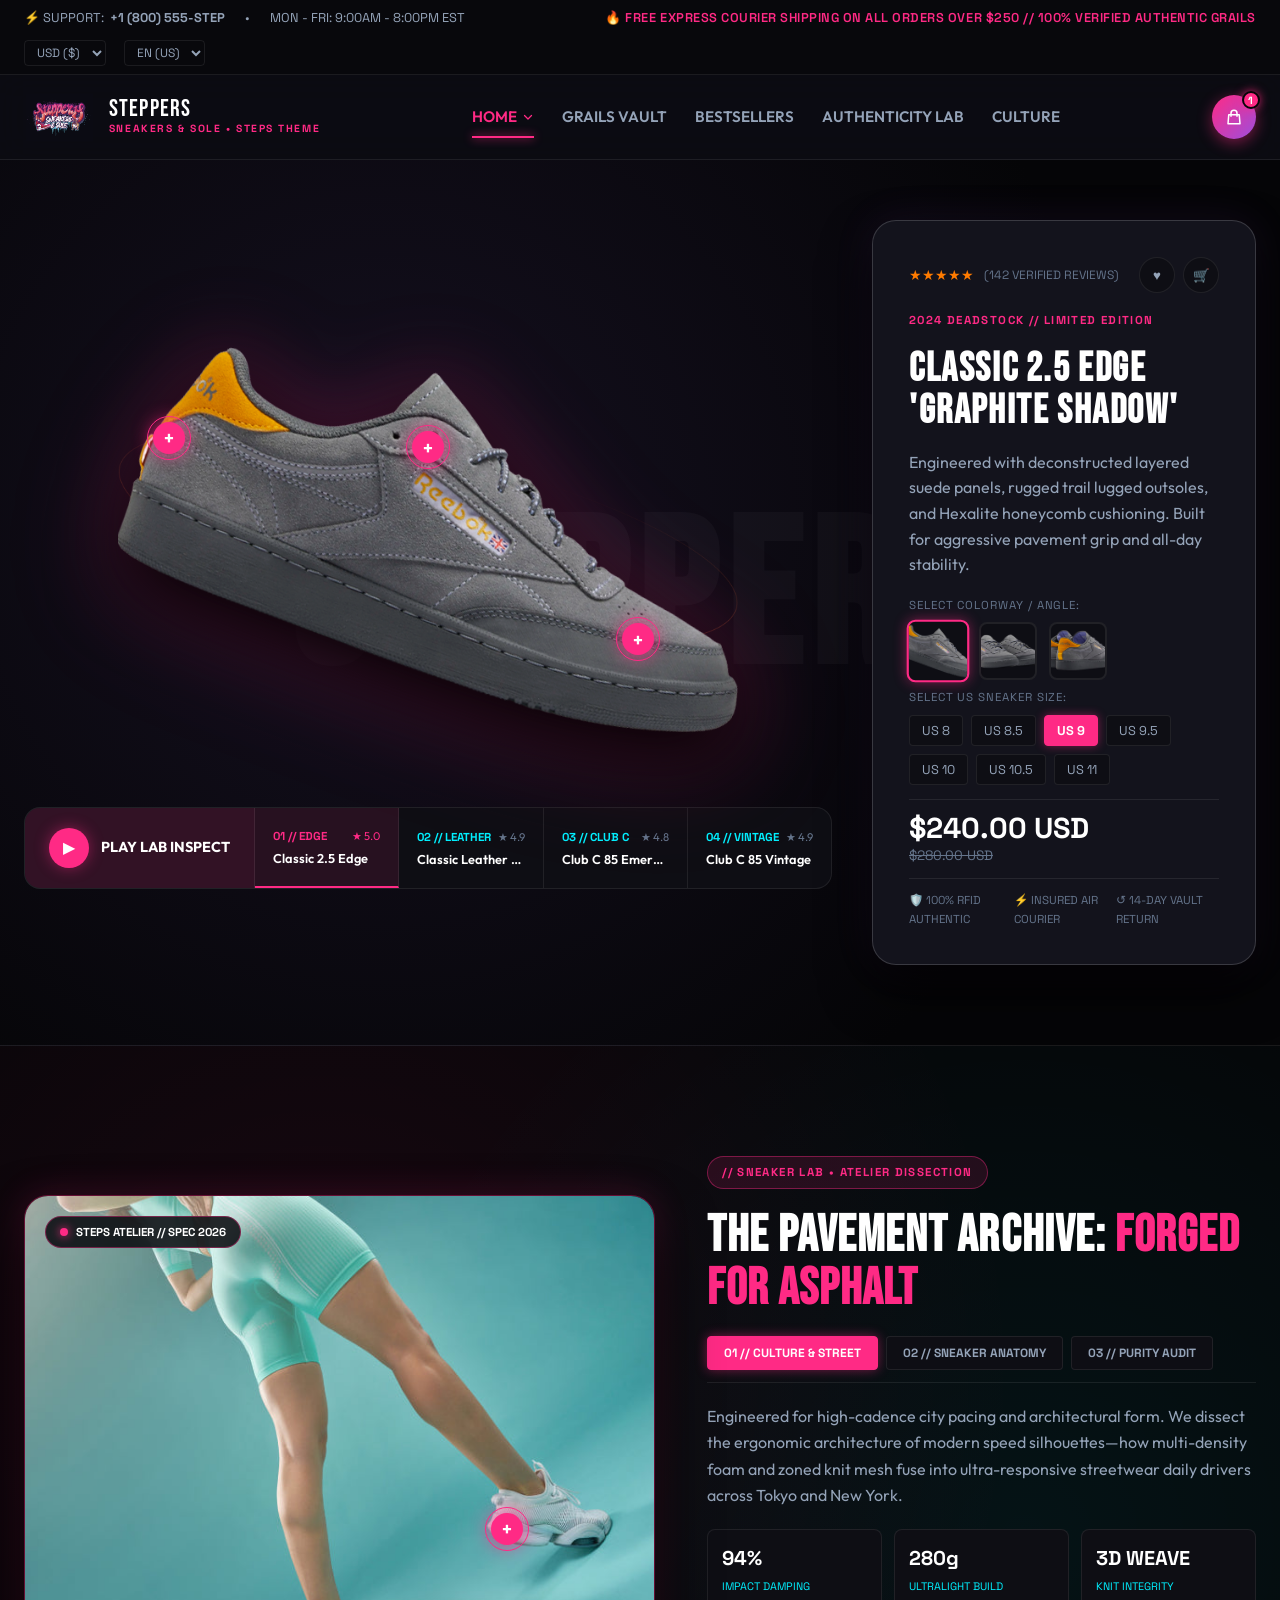
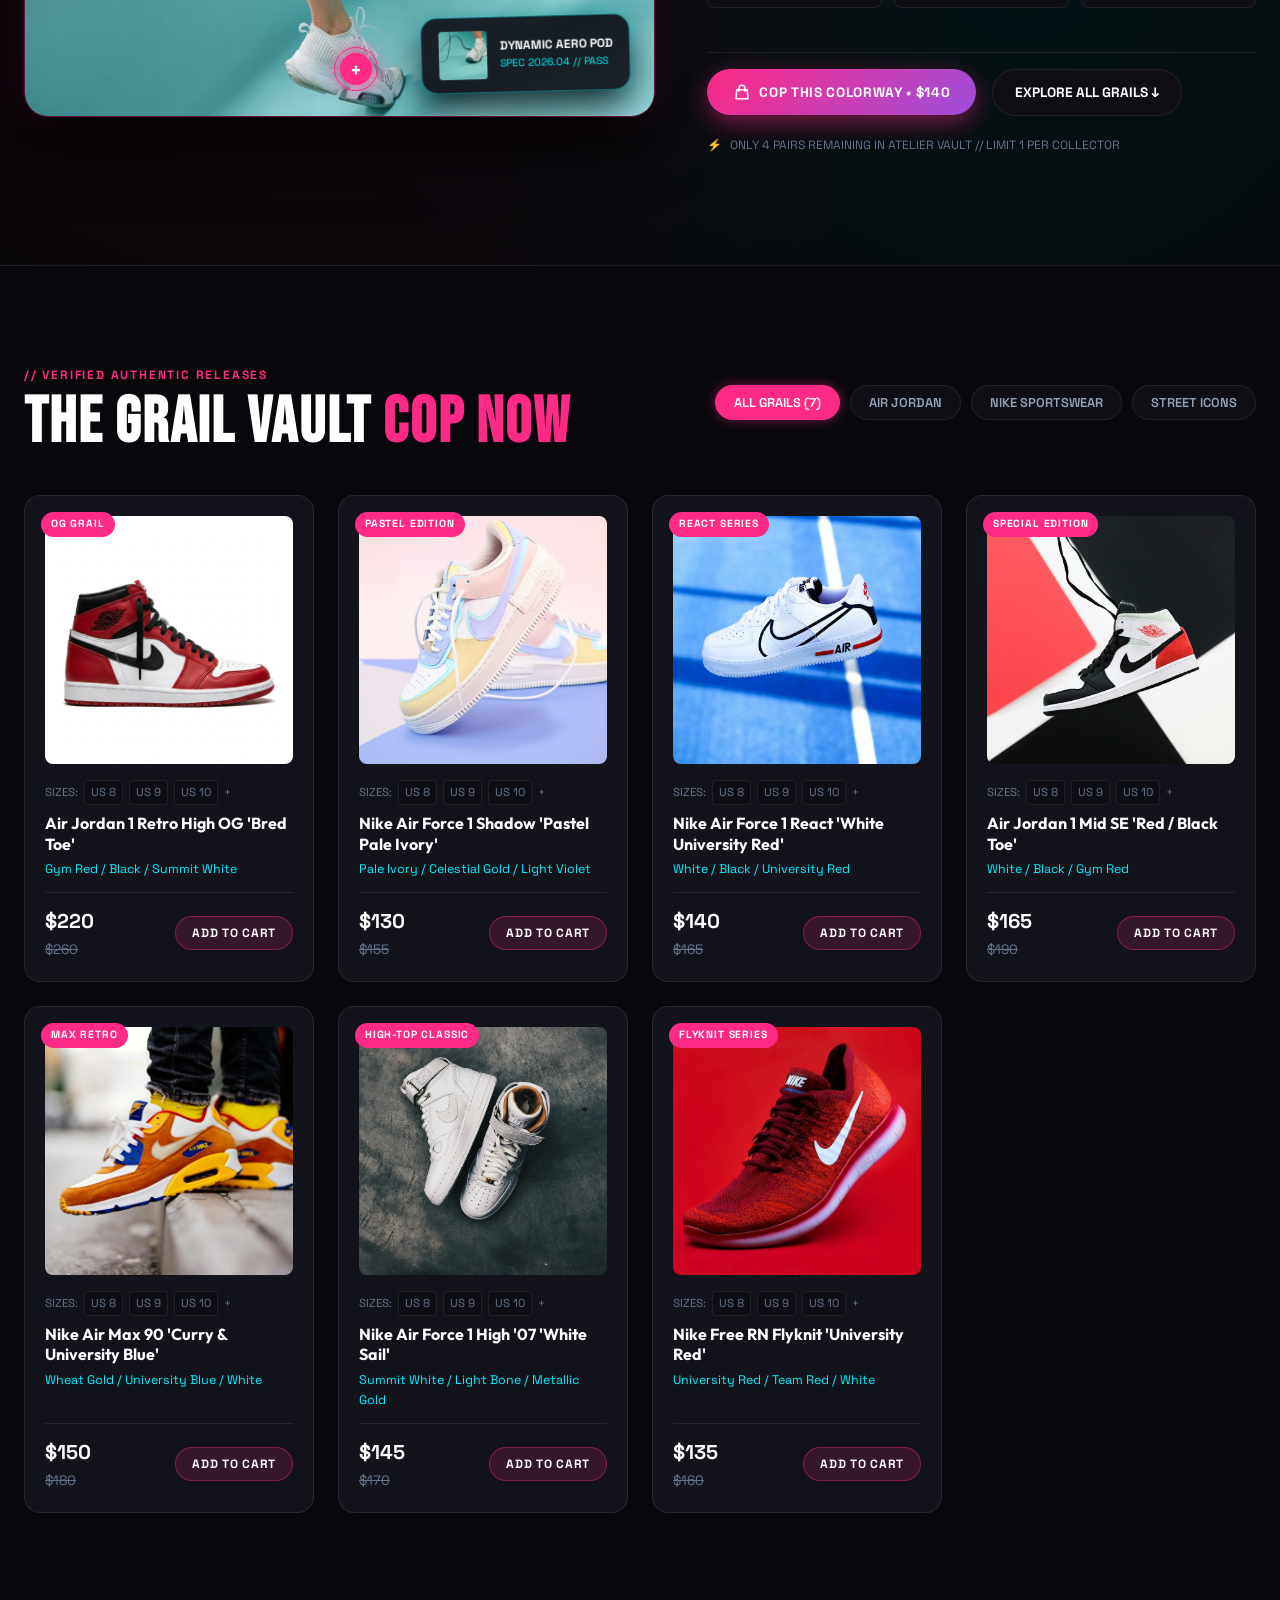
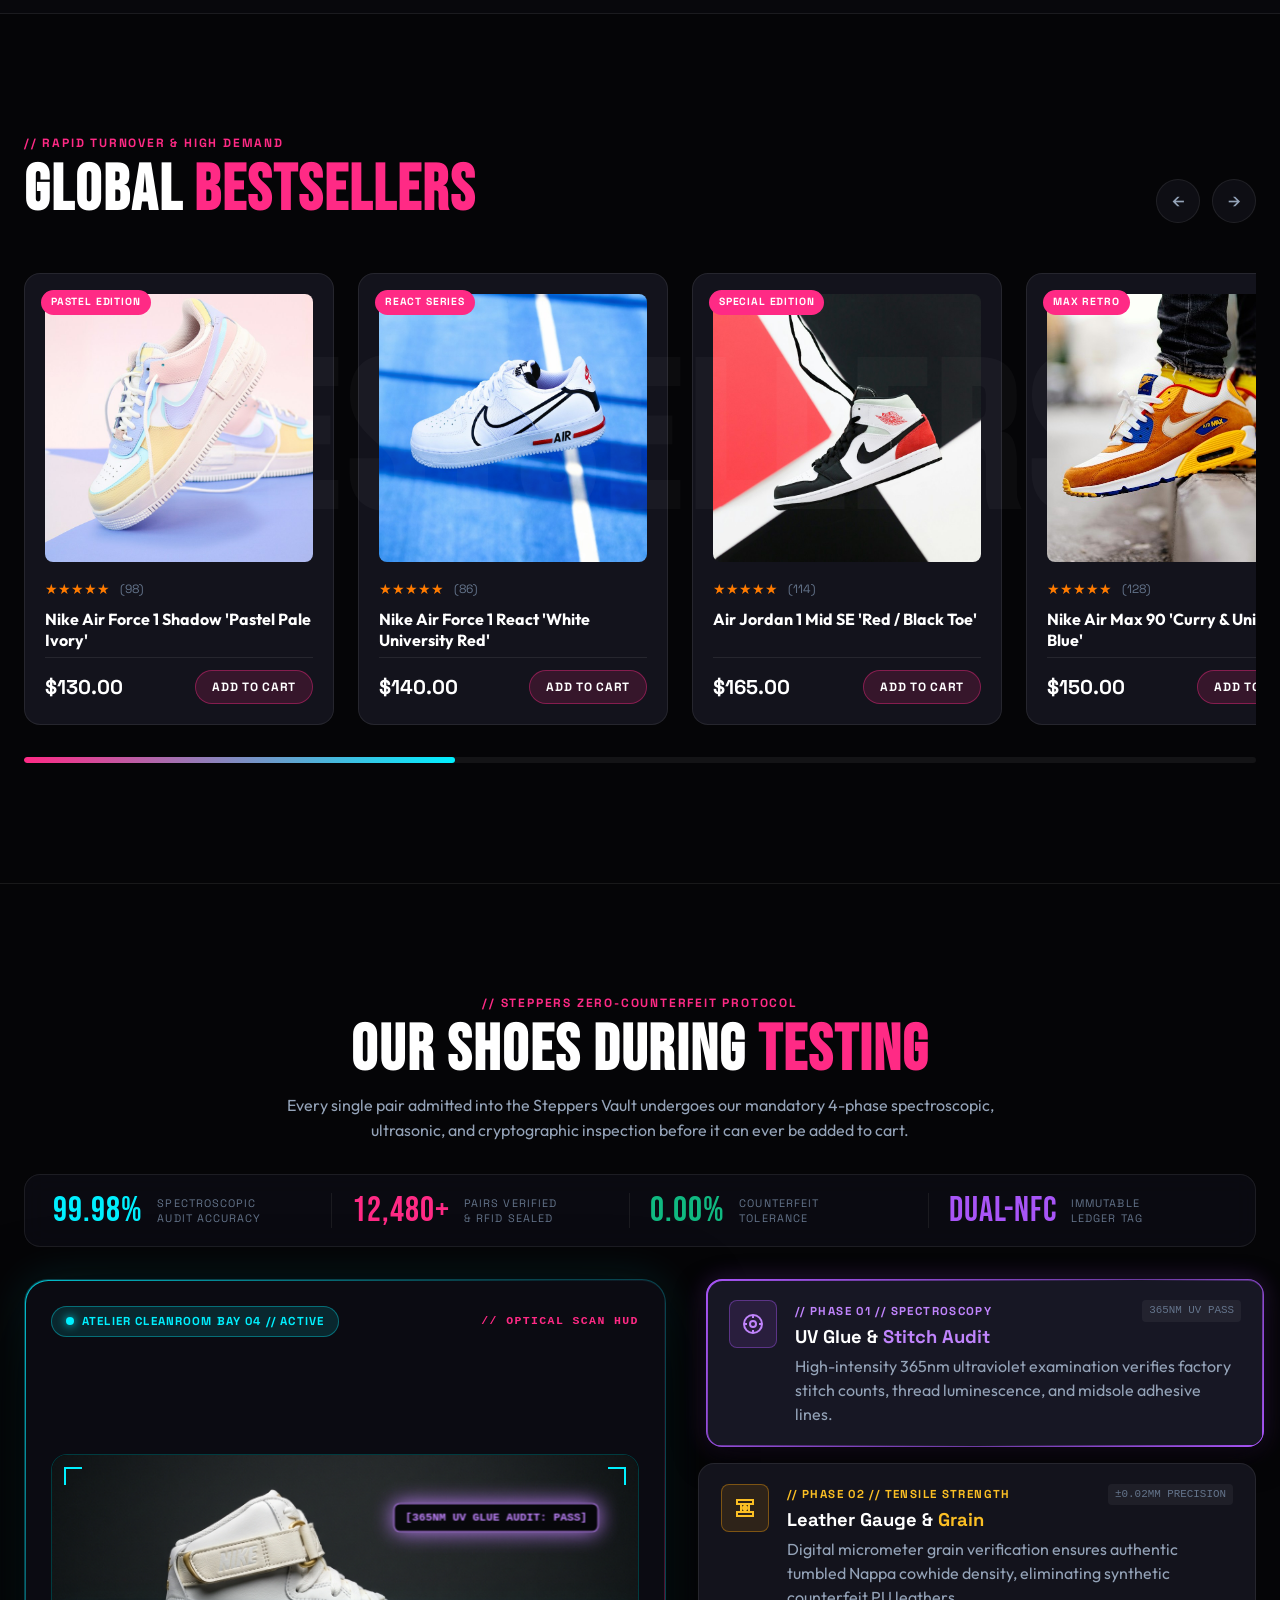
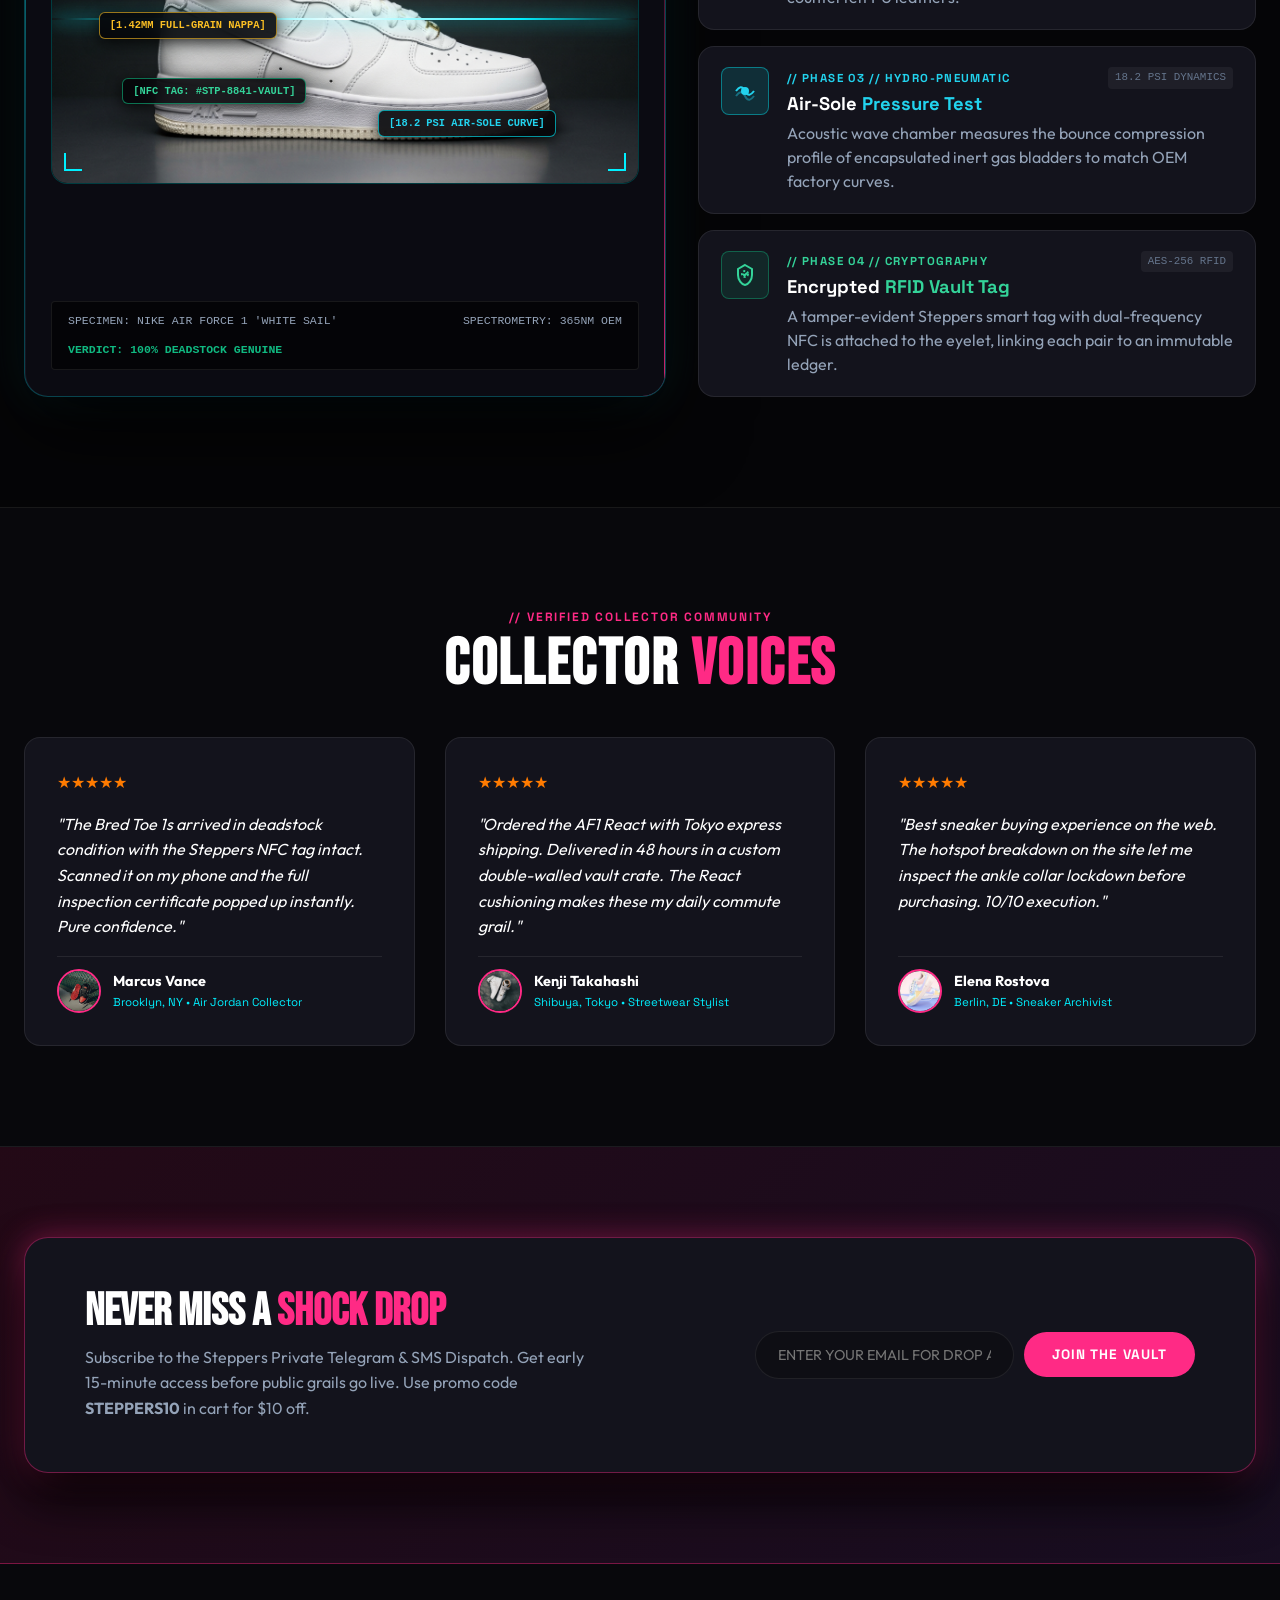
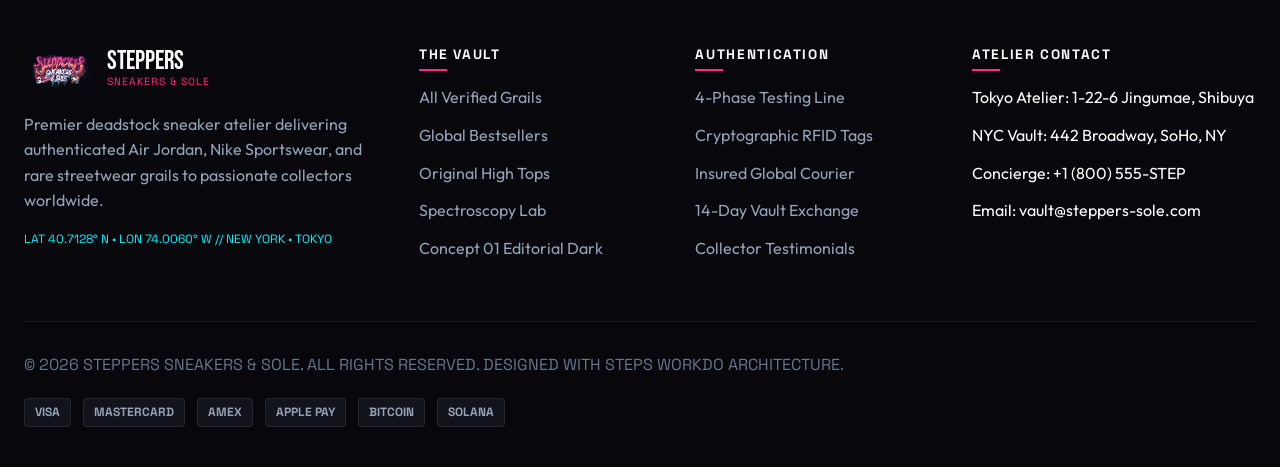
<file: index2.html>
<!DOCTYPE html>
<html lang="en">

<head>
  <meta charset="UTF-8">
  <meta name="viewport" content="width=device-width, initial-scale=1.0">
  <title>Steppers Sneakers &amp; Sole — Steps WorkDo Theme (Concept 02)</title>
  <meta name="description"
    content="Steppers Concept 02: Reimagined with Steps WorkDo Shopify e-commerce architecture in dark cyberpunk streetwear aesthetics. Interactive shoe hotspots, live swatches, sizing selector, and authenticated grail vault.">
  <link rel="icon" type="image/jpeg" href="assets/images/steppers-logo.jpg">

  <!-- Core Stylesheet for Concept 2 (Steps WorkDo Architecture) -->
  <link rel="stylesheet" href="assets/css/style2.css?v=2.5">
</head>

<body>

  <!-- ==========================================================================
       1. TOP ANNOUNCEMENT BAR (STEPS WORKDO STYLE)
       ========================================================================== -->
  <aside class="site-top-bar" aria-label="Announcement & Support">
    <div class="container top-bar-inner">
      <div class="top-bar-left">
        <span>⚡ SUPPORT: <strong>+1 (800) 555-STEP</strong></span>
        <span>•</span>
        <span>MON - FRI: 9:00AM - 8:00PM EST</span>
      </div>

      <div class="top-bar-ticker">
        🔥 FREE EXPRESS COURIER SHIPPING ON ALL ORDERS OVER $250 // 100% VERIFIED AUTHENTIC GRAILS
      </div>

      <div class="top-bar-right">
        <select class="top-select" aria-label="Select Currency">
          <option value="USD">USD ($)</option>
          <option value="EUR">EUR (€)</option>
          <option value="GBP">GBP (£)</option>
          <option value="JPY">JPY (¥)</option>
        </select>

        <select class="top-select" aria-label="Select Language">
          <option value="EN">EN (US)</option>
          <option value="JA">JA (JP)</option>
          <option value="FR">FR (EU)</option>
        </select>
      </div>
    </div>
  </aside>

  <!-- ==========================================================================
       2. MAIN SITE HEADER (STEPS WORKDO HEADER-STYLE-ONE)
       ========================================================================== -->
  <header class="site-header" id="site-header">
    <div class="container site-header-inner">

      <!-- Brand Logo -->
      <a href="index2.html" class="header-brand" aria-label="Steppers Sneakers &amp; Sole Home">
        <img src="assets/images/steppers-logo.jpg" alt="Steppers Sneakers &amp; Sole Official Emblem"
          class="brand-logo-img">
        <div class="brand-text-block">
          <span class="brand-name-title">STEPPERS</span>
          <span class="brand-edition-tag">SNEAKERS &amp; SOLE • STEPS THEME</span>
        </div>
      </a>

      <!-- Navigation Links -->
      <nav class="header-nav" aria-label="Main Navigation">
        <a href="index2.html" class="nav-link active">
          HOME
          <svg width="12" height="12" fill="none" stroke="currentColor" viewBox="0 0 24 24">
            <path stroke-linecap="round" stroke-linejoin="round" stroke-width="2.5" d="M19 9l-7 7-7-7" />
          </svg>
        </a>
        <a href="#catalog-section" class="nav-link">
          GRAILS VAULT
        </a>
        <a href="#bestsellers-section" class="nav-link">
          BESTSELLERS
        </a>
        <a href="#testing-section" class="nav-link">
          AUTHENTICITY LAB
        </a>
        <a href="#culture-section" class="nav-link">
          CULTURE
        </a>
      </nav>

      <!-- Header Action Controls -->
      <div class="header-actions">
        <!-- Cart Bag Trigger -->
        <button class="btn-header-cart cart-open-trigger" aria-label="Open Shopping Bag">
          <svg width="18" height="18" fill="none" stroke="currentColor" viewBox="0 0 24 24">
            <path stroke-linecap="round" stroke-linejoin="round" stroke-width="2"
              d="M16 11V7a4 4 0 00-8 0v4M5 9h14l1 12H4L5 9z" />
          </svg>
          <span class="action-count-bubble cart-counter-bubble">0</span>
        </button>

        <!-- Mobile Menu Toggle Button -->
        <button class="mobile-menu-toggle" aria-label="Open Mobile Menu"
          onclick="document.querySelector('.header-nav').classList.toggle('mobile-open')">
          <span></span>
          <span></span>
          <span></span>
        </button>
      </div>

    </div>
  </header>

  <main>
    <!-- ==========================================================================
         3. HERO SECTION (MAIN-HIRO-SECTION — STEPS SIGNATURE LAYOUT)
         ========================================================================== -->
    <section class="main-hiro-section" id="hero-section">
      <!-- Huge Ambient Watermark Background (Matches Steps Demo "STEPPERS") -->
      <div class="watermark-bg-title">STEPPERS</div>

      <div class="container hero-layout-grid">

        <!-- Left Showcase Column: Floating Sneaker Display & Hotspot Pins -->
        <div class="hero-showcase-col">
          <div class="hero-stage-container">

            <!-- Ambient Orbital Ring (Signature Steps Element) -->
            <img src="assets/images/ellipse-ring.png" alt="Orbital Ring" class="hero-ellipse-ring">

            <!-- Dynamic Floating Cutout Sneaker PNG -->
            <img id="hero-shoe-display" src="assets/images/ref-hero-1.png" alt="Classic 2.5 Edge 'Graphite Shadow'"
              class="hero-main-shoe-img">

            <!-- Interactive Hotspot 1: Heel Counter (Stability) -->
            <div class="hotspot-pin pin-heel" id="hotspot-heel" tabindex="0">
              <button class="hotspot-pin-btn" aria-label="Heel Counter Stability Hotspot">+</button>
              <div class="hotspot-card">
                <span class="hotspot-card-tag">HEEL // STABILITY</span>
                <h4 class="hotspot-card-title" id="pin-heel-title">Molded Heel Counter</h4>
                <p class="hotspot-card-desc" id="pin-heel-desc">Thermoplastic counter locks down the calcaneus to
                  eliminate lateral slippage.</p>
              </div>
            </div>

            <!-- Interactive Hotspot 2: Lacing & Core -->
            <div class="hotspot-pin pin-cushion" id="hotspot-cushion" tabindex="0">
              <button class="hotspot-pin-btn" aria-label="Lacing and Cushion Hotspot">+</button>
              <div class="hotspot-card">
                <span class="hotspot-card-tag">LACES // FIT</span>
                <h4 class="hotspot-card-title" id="pin-cushion-title">Gillie Lacing &amp; Mid Core</h4>
                <p class="hotspot-card-desc" id="pin-cushion-desc">Reinforced speed-lacing eyelets distribute tension
                  evenly across the instep.</p>
              </div>
            </div>

            <!-- Interactive Hotspot 3: Toe Cap & Lug -->
            <div class="hotspot-pin pin-toe" id="hotspot-toe" tabindex="0">
              <button class="hotspot-pin-btn" aria-label="Toe Cap and Lug Hotspot">+</button>
              <div class="hotspot-card">
                <span class="hotspot-card-tag">TOE CAP // TRACTION</span>
                <h4 class="hotspot-card-title" id="pin-toe-title">Toe Cap &amp; Trail Lug</h4>
                <p class="hotspot-card-desc" id="pin-toe-desc">Reinforced rubber abrasion cap wraps the forefoot for
                  high-impact durability.</p>
              </div>
            </div>

          </div>

          <!-- Bottom Control Bar (Inspect Video / 360 + Numbered Shoe Selector Tabs) -->
          <div class="hero-bottom-strip">
            <div class="hero-video-box" title="Watch 360° Optical Inspection Video"
              onclick="alert('Steppers 360° Spectroscopic Inspection reel playing: 100% genuine deadstock verification passed.')">
              <div class="btn-play-circle">▶</div>
              <span class="video-box-label">PLAY LAB INSPECT</span>
            </div>

            <div class="hero-tabs-row" role="tablist">
              <div class="hero-tab-item active" data-idx="0" role="tab" tabindex="0">
                <div class="tab-num-row">
                  <span class="tab-idx">01 // EDGE</span>
                  <span style="font-size:0.7rem; color:var(--accent-pink);">★ 5.0</span>
                </div>
                <span class="tab-shoe-name">Classic 2.5 Edge</span>
              </div>

              <div class="hero-tab-item" data-idx="1" role="tab" tabindex="0">
                <div class="tab-num-row">
                  <span class="tab-idx">02 // LEATHER</span>
                  <span style="font-size:0.7rem; color:var(--text-muted);">★ 4.9</span>
                </div>
                <span class="tab-shoe-name">Classic Leather Ice</span>
              </div>

              <div class="hero-tab-item" data-idx="2" role="tab" tabindex="0">
                <div class="tab-num-row">
                  <span class="tab-idx">03 // CLUB C</span>
                  <span style="font-size:0.7rem; color:var(--text-muted);">★ 4.8</span>
                </div>
                <span class="tab-shoe-name">Club C 85 Emerald</span>
              </div>

              <div class="hero-tab-item" data-idx="3" role="tab" tabindex="0">
                <div class="tab-num-row">
                  <span class="tab-idx">04 // VINTAGE</span>
                  <span style="font-size:0.7rem; color:var(--text-muted);">★ 4.9</span>
                </div>
                <span class="tab-shoe-name">Club C 85 Vintage</span>
              </div>
            </div>
          </div>
        </div>

        <!-- Right Buy Card (Steps WorkDo Signature Sticky Buy Dossier) -->
        <aside class="hero-product-card" aria-label="Selected Sneaker Specifications and Purchase Card">

          <div class="product-card-top-icons">
            <div class="stars-rating-wrap">
              ★★★★★ <span id="hero-card-reviews">(142 VERIFIED REVIEWS)</span>
            </div>

            <div class="card-action-pills">
              <button class="action-pill-btn" title="Add to Wishlist"
                onclick="alert('Saved to Collector Wishlist!')">♥</button>
              <button class="action-pill-btn cart-open-trigger" title="Open Bag">🛒</button>
            </div>
          </div>

          <div id="hero-card-subtitle" class="hero-card-subtag">2024 LIMITED EDITION // DECONSTRUCTED</div>

          <h1 id="hero-card-title" class="hero-card-headline">Classic 2.5 Edge 'Graphite Shadow'</h1>

          <p id="hero-card-desc" class="hero-card-desc">
            Engineered with deconstructed layered suede panels, rugged trail lugged outsoles, and Hexalite honeycomb
            cushioning. Built for aggressive pavement grip and all-day stability.
          </p>

          <!-- Swatch Selector / Alternate Angles -->
          <div class="sizes-selection-wrap">
            <div class="sizes-label">SELECT COLORWAY / ANGLE:</div>
            <div id="hero-swatches-box" class="card-swatches-row">
              <!-- Rendered via main2.js -->
            </div>

            <!-- US Sizing Chips -->
            <div class="sizes-selection-wrap">
              <div class="sizes-label">SELECT US SNEAKER SIZE:</div>
              <div id="hero-sizes-box" class="sizes-chips-list">
                <!-- Rendered via main2.js -->
              </div>
            </div>

            <!-- Buy Action Row -->
            <div class="card-buy-action-row">
              <div class="price-display-group">
                <span id="hero-card-price" class="price-current">$240.00 USD</span>
                <span id="hero-card-was-price" class="price-was">$280.00 USD</span>
              </div>
            </div>

            <!-- Trust Badges -->
            <div
              style="display:flex; justify-content:space-between; font-family:var(--font-tech); font-size:0.72rem; color:var(--text-muted); border-top:1px solid var(--border-subtle); padding-top:12px; margin-top:4px;">
              <span>🛡️ 100% RFID AUTHENTIC</span>
              <span>⚡ INSURED AIR COURIER</span>
              <span>↺ 14-DAY VAULT RETURN</span>
            </div>

        </aside>

      </div>
    </section>

    <!-- ==========================================================================
         4. UNIQUE ATELIER CULTURE & DISSECTION DECK (FEATURE BLOCK 01)
         ========================================================================== -->
    <section class="culture-atelier-deck" id="culture-section">
      <div class="container culture-deck-grid">

        <!-- Left Stage: Gritty Streetwear Visual with Interactive Hotspots & Audio Bar -->
        <div class="culture-media-stage">

          <!-- Top HUD Location Badge -->
          <div class="culture-hud-tag">
            <span class="live-dot"></span>
            <span>STEPS ATELIER // SPEC 2026</span>
          </div>

          <img src="assets/images/ref-two-coll.jpg" alt="Sneaker Culture Athletic Runway" class="culture-media-img">

          <!-- Interactive Hotspot 1: Aerodynamic Heel Pod -->
          <div class="hotspot-pin deck-pin-1" tabindex="0">
            <button class="hotspot-pin-btn" aria-label="Heel Pod Spec">+</button>
            <div class="hotspot-card">
              <span class="hotspot-card-tag">CUSHIONING // DUAL-POD</span>
              <h4 class="hotspot-card-title">Dynamic Air Impact Pod</h4>
              <p class="hotspot-card-desc">Segmented responsive cushioning engineered for high-energy rebound and
                asphalt dampening.</p>
            </div>
          </div>

          <!-- Interactive Hotspot 2: Engineered Breathable Mesh -->
          <div class="hotspot-pin deck-pin-2" tabindex="0">
            <button class="hotspot-pin-btn" aria-label="Mesh Upper Spec">+</button>
            <div class="hotspot-card">
              <span class="hotspot-card-tag">UPPER // 3D KNIT</span>
              <h4 class="hotspot-card-title">Adaptive Knit Mesh</h4>
              <p class="hotspot-card-desc">Seamless multi-density woven yarn delivering zoned support and ultralight
                flexibility.</p>
            </div>
          </div>


          <!-- Picture-in-Picture Detail Card -->
          <div class="culture-pip-card">
            <img src="assets/images/ref-feat3.jpg" alt="Detail Macro Inset" class="culture-pip-thumb">
            <div class="culture-pip-meta">
              <span class="culture-pip-title">DYNAMIC AERO POD</span>
              <span class="culture-pip-sub">SPEC 2026.04 // PASS</span>
            </div>
          </div>

        </div>

        <!-- Right Stage: Interactive 3-Tab Dissection Dossier -->
        <div class="culture-editorial-wrap">

          <span class="culture-section-badge">// SNEAKER LAB • ATELIER DISSECTION</span>

          <h2 class="culture-main-title">
            THE PAVEMENT ARCHIVE: <span>FORGED FOR ASPHALT</span>
          </h2>

          <!-- 3-Tab Navigation Strip -->
          <div class="deck-tabs-nav" role="tablist">
            <button class="deck-tab-btn active" data-deck-tab="culture" role="tab">01 // CULTURE &amp; STREET</button>
            <button class="deck-tab-btn" data-deck-tab="anatomy" role="tab">02 // SNEAKER ANATOMY</button>
            <button class="deck-tab-btn" data-deck-tab="testing" role="tab">03 // PURITY AUDIT</button>
          </div>

          <!-- Tab Panel 1: Culture & Street -->
          <div class="deck-panel-content active" id="deck-panel-culture" role="tabpanel">
            <p class="deck-panel-text">
              Engineered for high-cadence city pacing and architectural form. We dissect the ergonomic architecture of
              modern speed silhouettes—how multi-density foam and zoned knit mesh fuse into ultra-responsive streetwear
              daily drivers across Tokyo and New York.
            </p>

            <div class="deck-metrics-grid">
              <div class="deck-metric-card">
                <span class="deck-metric-val">94%</span>
                <span class="deck-metric-label">Impact Damping</span>
              </div>
              <div class="deck-metric-card">
                <span class="deck-metric-val">280g</span>
                <span class="deck-metric-label">Ultralight Build</span>
              </div>
              <div class="deck-metric-card">
                <span class="deck-metric-val">3D WEAVE</span>
                <span class="deck-metric-label">Knit Integrity</span>
              </div>
            </div>
          </div>

          <!-- Tab Panel 2: Sneaker Anatomy -->
          <div class="deck-panel-content" id="deck-panel-anatomy" role="tabpanel">
            <p class="deck-panel-text">
              Every curve, seam, and air pocket is calibrated for high-impact urban roaming. The deconstructed collar
              relieves pressure on the achilles tendon, while the high-rebound drop-in core absorbs heavy shock from
              concrete strides.
            </p>

            <div class="deck-metrics-grid">
              <div class="deck-metric-card">
                <span class="deck-metric-val">REACT</span>
                <span class="deck-metric-label">Drop-In Core</span>
              </div>
              <div class="deck-metric-card">
                <span class="deck-metric-val">365nm</span>
                <span class="deck-metric-label">UV Certified</span>
              </div>
              <div class="deck-metric-card">
                <span class="deck-metric-val">DUAL</span>
                <span class="deck-metric-label">Air Chamber</span>
              </div>
            </div>
          </div>

          <!-- Tab Panel 3: Purity Audit -->
          <div class="deck-panel-content" id="deck-panel-testing" role="tabpanel">
            <p class="deck-panel-text">
              Zero tolerance for synthetic counterfeit materials. Every admitted pair is exposed to high-frequency
              spectroscopic luminescence and microscopic grain analysis before receiving the tamper-evident Steppers
              smart tag.
            </p>

            <div class="deck-metrics-grid">
              <div class="deck-metric-card">
                <span class="deck-metric-val">100%</span>
                <span class="deck-metric-label">RFID Verified</span>
              </div>
              <div class="deck-metric-card">
                <span class="deck-metric-val">150K+</span>
                <span class="deck-metric-label">Flex Cycles</span>
              </div>
              <div class="deck-metric-card">
                <span class="deck-metric-val">LEDGER</span>
                <span class="deck-metric-label">Node #8821</span>
              </div>
            </div>
          </div>

          <!-- Action Controls Row -->
          <div class="deck-actions-row">
            <button id="btn-twocol-buy-1" class="btn-deck-cta">
              <svg width="18" height="18" fill="none" stroke="currentColor" viewBox="0 0 24 24">
                <path stroke-linecap="round" stroke-linejoin="round" stroke-width="2"
                  d="M16 11V7a4 4 0 00-8 0v4M5 9h14l1 12H4L5 9z" />
              </svg>
              COP THIS COLORWAY • $140
            </button>
            <button class="btn-deck-secondary"
              onclick="document.getElementById('catalog-section').scrollIntoView({behavior:'smooth'})">
              EXPLORE ALL GRAILS ↓
            </button>
          </div>

          <div
            style="font-family:var(--font-tech); font-size:0.75rem; color:var(--text-muted); display:flex; align-items:center; gap:8px;">
            <span style="color:var(--accent-pink);">⚡</span>
            <span>ONLY 4 PAIRS REMAINING IN ATELIER VAULT // LIMIT 1 PER COLLECTOR</span>
          </div>

        </div>

      </div>
    </section>

    <!-- ==========================================================================
         5. ALL SNEAKERS / GRAILS CATALOG GRID (STEPS 4-COLUMN STOREFRONT)
         ========================================================================== -->
    <section class="all-shoes-section" id="catalog-section">
      <div class="container">

        <div class="section-header-row">
          <div class="section-title-wrap">
            <span class="section-eyebrow">// VERIFIED AUTHENTIC RELEASES</span>
            <h2 class="section-main-heading">THE GRAIL VAULT <span>COP NOW</span></h2>
          </div>

          <!-- Category Filter Pills (Steps WorkDo Category Switcher) -->
          <div class="filter-tabs-strip">
            <button class="filter-tab-pill active" data-filter="all">ALL GRAILS (7)</button>
            <button class="filter-tab-pill" data-filter="jordan">AIR JORDAN</button>
            <button class="filter-tab-pill" data-filter="nike">NIKE SPORTSWEAR</button>
            <button class="filter-tab-pill" data-filter="street">STREET ICONS</button>
          </div>
        </div>

        <!-- Dynamic 4-Column Product Cards Grid (Populated by main2.js) -->
        <div id="catalog-products-grid" class="products-cards-grid">
          <!-- Rendered dynamically by main2.js -->
        </div>

      </div>
    </section>

    <!-- ==========================================================================
         6. BESTSELLERS SHOWCASE SLIDER (STEPS BESTSELLER-SECTION)
         ========================================================================== -->
    <section class="bestseller-section" id="bestsellers-section">
      <!-- Steps WorkDo Giant Watermark Background -->
      <div class="watermark-bg-title">Bestsellers</div>

      <div class="container">
        <div class="section-header-row">
          <div class="section-title-wrap">
            <span class="section-eyebrow">// RAPID TURNOVER &amp; HIGH DEMAND</span>
            <h2 class="section-main-heading">GLOBAL <span>BESTSELLERS</span></h2>
          </div>

          <!-- Carousel Slider Arrows -->
          <div style="display:flex; gap:12px;">
            <button id="btn-bestseller-prev" class="action-pill-btn" style="width:44px; height:44px; font-size:1.2rem;"
              aria-label="Previous Bestseller Slide">←</button>
            <button id="btn-bestseller-next" class="action-pill-btn" style="width:44px; height:44px; font-size:1.2rem;"
              aria-label="Next Bestseller Slide">→</button>
          </div>
        </div>

        <!-- Bestsellers Horizontal Carousel Track (Populated by main2.js) -->
        <div class="bestseller-carousel-viewport" id="bestseller-viewport">
          <div id="bestseller-slider" class="bestseller-slider-track">
            <!-- Rendered dynamically by main2.js -->
          </div>
        </div>

        <!-- Carousel Gradient Progress Indicator -->
        <div class="carousel-progress-track">
          <div class="carousel-progress-fill" id="bestseller-progress-fill"></div>
        </div>
      </div>
    </section>

    <!-- ==========================================================================
         7. OUR SHOES DURING TESTING (STEPPERS ZERO-COUNTERFEIT PROTOCOL COCKPIT)
         ========================================================================== -->
    <section class="shoes-during-testing" id="testing-section">
      <div class="container">

        <div class="section-title-wrap" style="text-align:center; align-items:center; max-width:760px; margin:0 auto 30px;">
          <span class="section-eyebrow">// STEPPERS ZERO-COUNTERFEIT PROTOCOL</span>
          <h2 class="section-main-heading">OUR SHOES DURING <span>TESTING</span></h2>
          <p style="font-size:16px; color:var(--text-secondary); line-height:1.6; margin-top:10px;">
            Every single pair admitted into the Steppers Vault undergoes our mandatory 4-phase spectroscopic,
            ultrasonic, and cryptographic inspection before it can ever be added to cart.
          </p>
        </div>

        <!-- Cleanroom Live Telemetry Bar -->
        <div class="testing-telemetry-strip">
          <div class="telemetry-col">
            <div class="telemetry-num" style="color:var(--accent-cyan);">99.98%</div>
            <div class="telemetry-txt">SPECTROSCOPIC<br>AUDIT ACCURACY</div>
          </div>
          <div class="telemetry-col">
            <div class="telemetry-num" style="color:var(--accent-pink);">12,480+</div>
            <div class="telemetry-txt">PAIRS VERIFIED<br>&amp; RFID SEALED</div>
          </div>
          <div class="telemetry-col">
            <div class="telemetry-num" style="color:#10b981;">0.00%</div>
            <div class="telemetry-txt">COUNTERFEIT<br>TOLERANCE</div>
          </div>
          <div class="telemetry-col">
            <div class="telemetry-num" style="color:#a855f7;">DUAL-NFC</div>
            <div class="telemetry-txt">IMMUTABLE<br>LEDGER TAG</div>
          </div>
        </div>

        <!-- Testing Cockpit Master Grid -->
        <div class="testing-cockpit-grid">

          <!-- Left: Specimen Diagnostic Chamber -->
          <div class="specimen-chamber-card">
            <div class="chamber-header-hud">
              <div class="chamber-live-badge">
                <div class="chamber-pulse-dot"></div>
                <span>ATELIER CLEANROOM BAY 04 // ACTIVE</span>
              </div>
              <span class="chamber-spec-label">// OPTICAL SCAN HUD</span>
            </div>

            <div class="chamber-monitor-frame">
              <div class="corner-bracket bracket-tl"></div>
              <div class="corner-bracket bracket-tr"></div>
              <div class="corner-bracket bracket-bl"></div>
              <div class="corner-bracket bracket-br"></div>
              <div class="chamber-laser-line"></div>

              <img src="assets/images/af1-high-profile.jpg" alt="Sneaker Specimen Under Test" class="chamber-monitor-img">

              <!-- Reticle Callouts -->
              <div class="chamber-hud-pin pin-collar active-pin" data-pin="1">[365NM UV GLUE AUDIT: PASS]</div>
              <div class="chamber-hud-pin pin-vamp" data-pin="2">[1.42MM FULL-GRAIN NAPPA]</div>
              <div class="chamber-hud-pin pin-sole" data-pin="3">[18.2 PSI AIR-SOLE CURVE]</div>
              <div class="chamber-hud-pin pin-tag" data-pin="4">[NFC TAG: #STP-8841-VAULT]</div>
            </div>

            <div class="chamber-footer-telemetry">
              <span>SPECIMEN: NIKE AIR FORCE 1 'WHITE SAIL'</span>
              <span>SPECTROMETRY: 365NM OEM</span>
              <span id="chamber-telemetry-verdict" style="color:#10b981; font-weight:700;">VERDICT: 100% DEADSTOCK GENUINE</span>
            </div>
          </div>

          <!-- Right: 4-Phase Protocol Cards -->
          <div class="phases-protocol-column">

            <!-- Phase 1 -->
            <div class="phase-protocol-card card-theme-uv active" data-phase="1">
              <div class="protocol-icon-wrap">
                <svg viewBox="0 0 24 24" fill="none" stroke="currentColor" stroke-width="2">
                  <circle cx="12" cy="12" r="9"/>
                  <path d="M12 3v3M12 18v3M3 12h3M18 12h3"/>
                  <circle cx="12" cy="12" r="3"/>
                </svg>
              </div>
              <div class="protocol-content-body">
                <div class="protocol-eyebrow-row">
                  <span class="protocol-step-tag">// PHASE 01 // SPECTROSCOPY</span>
                  <span class="protocol-metric-badge">365NM UV PASS</span>
                </div>
                <h3 class="protocol-heading">UV Glue &amp; <span>Stitch Audit</span></h3>
                <p class="protocol-desc">High-intensity 365nm ultraviolet examination verifies factory stitch counts, thread luminescence, and midsole adhesive lines.</p>
              </div>
            </div>

            <!-- Phase 2 -->
            <div class="phase-protocol-card card-theme-amber" data-phase="2">
              <div class="protocol-icon-wrap">
                <svg viewBox="0 0 24 24" fill="none" stroke="currentColor" stroke-width="2">
                  <path d="M4 4h16v4H4zM4 16h16v4H4z"/>
                  <path d="M8 8v8M12 8v8M16 8v8"/>
                  <circle cx="12" cy="12" r="2" fill="currentColor"/>
                </svg>
              </div>
              <div class="protocol-content-body">
                <div class="protocol-eyebrow-row">
                  <span class="protocol-step-tag">// PHASE 02 // TENSILE STRENGTH</span>
                  <span class="protocol-metric-badge">&plusmn;0.02MM PRECISION</span>
                </div>
                <h3 class="protocol-heading">Leather Gauge &amp; <span>Grain</span></h3>
                <p class="protocol-desc">Digital micrometer grain verification ensures authentic tumbled Nappa cowhide density, eliminating synthetic counterfeit PU leathers.</p>
              </div>
            </div>

            <!-- Phase 3 -->
            <div class="phase-protocol-card card-theme-cyan" data-phase="3">
              <div class="protocol-icon-wrap">
                <svg viewBox="0 0 24 24" fill="none" stroke="currentColor" stroke-width="2">
                  <path d="M3 12c3-4 6-6 9 0s6 4 9 0"/>
                  <path d="M3 17c3-4 6-6 9 0s6 4 9 0" opacity="0.4"/>
                  <circle cx="12" cy="12" r="3" fill="currentColor"/>
                </svg>
              </div>
              <div class="protocol-content-body">
                <div class="protocol-eyebrow-row">
                  <span class="protocol-step-tag">// PHASE 03 // HYDRO-PNEUMATIC</span>
                  <span class="protocol-metric-badge">18.2 PSI DYNAMICS</span>
                </div>
                <h3 class="protocol-heading">Air-Sole <span>Pressure Test</span></h3>
                <p class="protocol-desc">Acoustic wave chamber measures the bounce compression profile of encapsulated inert gas bladders to match OEM factory curves.</p>
              </div>
            </div>

            <!-- Phase 4 -->
            <div class="phase-protocol-card card-theme-emerald" data-phase="4">
              <div class="protocol-icon-wrap">
                <svg viewBox="0 0 24 24" fill="none" stroke="currentColor" stroke-width="2">
                  <path d="M12 2l7 4v6c0 5-3.5 9.5-7 10-3.5-.5-7-5-7-10V6l7-4z"/>
                  <circle cx="12" cy="11" r="3" stroke-dasharray="2 2"/>
                  <path d="M10 11l1.5 1.5L14 10"/>
                </svg>
              </div>
              <div class="protocol-content-body">
                <div class="protocol-eyebrow-row">
                  <span class="protocol-step-tag">// PHASE 04 // CRYPTOGRAPHY</span>
                  <span class="protocol-metric-badge">AES-256 RFID</span>
                </div>
                <h3 class="protocol-heading">Encrypted <span>RFID Vault Tag</span></h3>
                <p class="protocol-desc">A tamper-evident Steppers smart tag with dual-frequency NFC is attached to the eyelet, linking each pair to an immutable ledger.</p>
              </div>
            </div>

          </div>

        </div>

      </div>
    </section>

    <!-- ==========================================================================
         10. TESTIMONIALS SECTION (STEPS TESTIMONIAL-SECTION)
         ========================================================================== -->
    <section class="testimonial-section" id="testimonials-section">
      <div class="container">

        <div class="section-title-wrap" style="text-align:center; align-items:center; margin-bottom:40px;">
          <span class="section-eyebrow">// VERIFIED COLLECTOR COMMUNITY</span>
          <h2 class="section-main-heading">COLLECTOR <span>VOICES</span></h2>
        </div>

        <div class="testimonials-grid">

          <!-- Testimonial 1 -->
          <div class="testimonial-card">
            <div class="review-stars">★★★★★</div>
            <p class="testimonial-quote">
              "The Bred Toe 1s arrived in deadstock condition with the Steppers NFC tag intact. Scanned it on my phone
              and the full inspection certificate popped up instantly. Pure confidence."
            </p>
            <div class="testimonial-author-row">
              <div class="author-avatar">
                <img src="assets/images/sneaker-chicago.jpg" alt="Marcus Vance Avatar">
              </div>
              <div>
                <div class="author-name">Marcus Vance</div>
                <div class="author-meta">Brooklyn, NY • Air Jordan Collector</div>
              </div>
            </div>
          </div>

          <!-- Testimonial 2 -->
          <div class="testimonial-card">
            <div class="review-stars">★★★★★</div>
            <p class="testimonial-quote">
              "Ordered the AF1 React with Tokyo express shipping. Delivered in 48 hours in a custom double-walled vault
              crate. The React cushioning makes these my daily commute grail."
            </p>
            <div class="testimonial-author-row">
              <div class="author-avatar">
                <img src="assets/images/sneaker-retro4.jpg" alt="Kenji Takahashi Avatar">
              </div>
              <div>
                <div class="author-name">Kenji Takahashi</div>
                <div class="author-meta">Shibuya, Tokyo • Streetwear Stylist</div>
              </div>
            </div>
          </div>

          <!-- Testimonial 3 -->
          <div class="testimonial-card">
            <div class="review-stars">★★★★★</div>
            <p class="testimonial-quote">
              "Best sneaker buying experience on the web. The hotspot breakdown on the site let me inspect the ankle
              collar lockdown before purchasing. 10/10 execution."
            </p>
            <div class="testimonial-author-row">
              <div class="author-avatar">
                <img src="assets/images/sneaker-purple.jpg" alt="Elena Rostova Avatar">
              </div>
              <div>
                <div class="author-name">Elena Rostova</div>
                <div class="author-meta">Berlin, DE • Sneaker Archivist</div>
              </div>
            </div>
          </div>

        </div>

      </div>
    </section>

    <!-- ==========================================================================
         11. NEWSLETTER SUBSCRIPTION SECTION
         ========================================================================== -->
    <section class="subscription-section" id="newsletter-section">
      <div class="container">

        <div class="subscription-card-box">
          <div class="sub-text-col">
            <h2 class="sub-title">NEVER MISS A <span>SHOCK DROP</span></h2>
            <p class="sub-desc">
              Subscribe to the Steppers Private Telegram &amp; SMS Dispatch. Get early 15-minute access before public
              grails go live. Use promo code <strong>STEPPERS10</strong> in cart for $10 off.
            </p>
          </div>

          <form class="sub-form"
            onsubmit="event.preventDefault(); alert('Subscribed! Check your inbox for private vault password.');">
            <input type="email" placeholder="ENTER YOUR EMAIL FOR DROP ACCESS..." class="sub-input" required>
            <button type="submit" class="btn-sub-submit">JOIN THE VAULT</button>
          </form>
        </div>

      </div>
    </section>
  </main>

  <!-- ==========================================================================
       12. SITE FOOTER (STEPS WORKDO STYLE)
       ========================================================================== -->
  <footer class="site-footer" id="footer-section">
    <div class="container">

      <div class="footer-main-grid">

        <!-- Brand Column -->
        <div class="footer-brand-col">
          <div style="display:flex; align-items:center; gap:12px;">
            <img src="assets/images/steppers-logo.jpg" alt="Steppers Logo" class="brand-logo-img">
            <div>
              <div style="font-family:var(--font-display); font-size:1.6rem; color:#fff; line-height:1;">STEPPERS</div>
              <div
                style="font-family:var(--font-tech); font-size:0.65rem; color:var(--accent-pink); letter-spacing:0.1em;">
                SNEAKERS &amp; SOLE</div>
            </div>
          </div>
          <p class="footer-bio-text">
            Premier deadstock sneaker atelier delivering authenticated Air Jordan, Nike Sportswear, and rare streetwear
            grails to passionate collectors worldwide.
          </p>
          <div style="font-family:var(--font-tech); font-size:0.75rem; color:var(--accent-cyan);">
            LAT 40.7128° N • LON 74.0060° W // NEW YORK • TOKYO
          </div>
        </div>

        <!-- Quick Links -->
        <div>
          <h4 class="footer-column-title">THE VAULT</h4>
          <ul class="footer-links-list">
            <li class="footer-link-item"><a href="#catalog-section">All Verified Grails</a></li>
            <li class="footer-link-item"><a href="#bestsellers-section">Global Bestsellers</a></li>
            <li class="footer-link-item"><a href="#catalog-section">Original High Tops</a></li>
            <li class="footer-link-item"><a href="#testing-section">Spectroscopy Lab</a></li>
            <li class="footer-link-item"><a href="index.html">Concept 01 Editorial Dark</a></li>
          </ul>
        </div>

        <!-- Authenticity & Trust -->
        <div>
          <h4 class="footer-column-title">AUTHENTICATION</h4>
          <ul class="footer-links-list">
            <li class="footer-link-item"><a href="#testing-section">4-Phase Testing Line</a></li>
            <li class="footer-link-item"><a href="#testing-section">Cryptographic RFID Tags</a></li>
            <li class="footer-link-item"><a href="#site-header">Insured Global Courier</a></li>
            <li class="footer-link-item"><a href="#site-header">14-Day Vault Exchange</a></li>
            <li class="footer-link-item"><a href="#testimonials-section">Collector Testimonials</a></li>
          </ul>
        </div>

        <!-- Atelier Locations & Contact -->
        <div>
          <h4 class="footer-column-title">ATELIER CONTACT</h4>
          <ul class="footer-links-list">
            <li class="footer-link-item"><span style="color:#fff;">Tokyo Atelier:</span> 1-22-6 Jingumae, Shibuya</li>
            <li class="footer-link-item"><span style="color:#fff;">NYC Vault:</span> 442 Broadway, SoHo, NY</li>
            <li class="footer-link-item"><span style="color:#fff;">Concierge:</span> +1 (800) 555-STEP</li>
            <li class="footer-link-item"><span style="color:#fff;">Email:</span> vault@steppers-sole.com</li>
          </ul>
        </div>

      </div>

      <!-- Bottom Bar -->
      <div class="footer-bottom-bar">
        <div>
          &copy; 2026 STEPPERS SNEAKERS &amp; SOLE. ALL RIGHTS RESERVED. DESIGNED WITH STEPS WORKDO ARCHITECTURE.
        </div>

        <div class="payment-badges-row">
          <span class="pay-badge">VISA</span>
          <span class="pay-badge">MASTERCARD</span>
          <span class="pay-badge">AMEX</span>
          <span class="pay-badge">APPLE PAY</span>
          <span class="pay-badge">BITCOIN</span>
          <span class="pay-badge">SOLANA</span>
        </div>
      </div>

    </div>
  </footer>

  <!-- ==========================================================================
       13. SLIDE-OUT CART DRAWER & PROMO ENGINE (STEPS WORKDO DRAWER)
       ========================================================================== -->
  <div class="cart-drawer-overlay" id="cart-drawer-overlay" aria-hidden="true">
    <div class="cart-drawer" role="dialog" aria-modal="true" aria-label="Shopping Bag">

      <!-- Drawer Header -->
      <div class="cart-header">
        <h3 class="cart-title">YOUR VAULT BAG (<span class="cart-counter-bubble">0</span>)</h3>
        <button class="btn-close-drawer" id="btn-cart-close" aria-label="Close Bag">✕</button>
      </div>

      <!-- Free Shipping Progress Tracker -->
      <div class="shipping-bar-strip">
        <div id="shipping-status-text">Add <strong style="color:var(--accent-pink);">$250.00</strong> for Free Priority
          Courier</div>
        <div class="shipping-progress">
          <div class="shipping-fill" id="shipping-fill-bar" style="width: 0%;"></div>
        </div>
      </div>

      <!-- Scrollable Items Container -->
      <div class="cart-items-scroll" id="cart-items-container">
        <!-- Rendered via main2.js -->
      </div>

      <!-- Cart Drawer Footer -->
      <div class="cart-footer">
        <div class="promo-row">
          <input type="text" id="cart-promo-code" class="promo-input" placeholder="PROMO CODE (STEPPERS10)">
          <button id="btn-apply-promo" class="btn-apply-promo">APPLY</button>
        </div>

        <div class="subtotal-row">
          <span>SUBTOTAL:</span>
          <span id="cart-subtotal-val">$0.00 USD</span>
        </div>

        <p style="font-size:0.75rem; color:var(--text-muted); text-align:center;">
          Taxes, insured courier packaging, and RFID vault tags included at checkout.
        </p>

        <button class="btn-steps-add-cart btn-checkout-direct"
          onclick="alert('Proceeding to Encrypted Stripe Checkout...')">
          PROCEED TO SECURE CHECKOUT →
        </button>
      </div>

    </div>
  </div>

  <!-- Interactive Toast Notification -->
  <div class="site-toast" id="site-toast" role="status" aria-live="polite"></div>

  <!-- Main JavaScript Controller for Concept 2 -->
  <script src="assets/js/main2.js?v=2.5"></script>

</body>

</html>
</file>
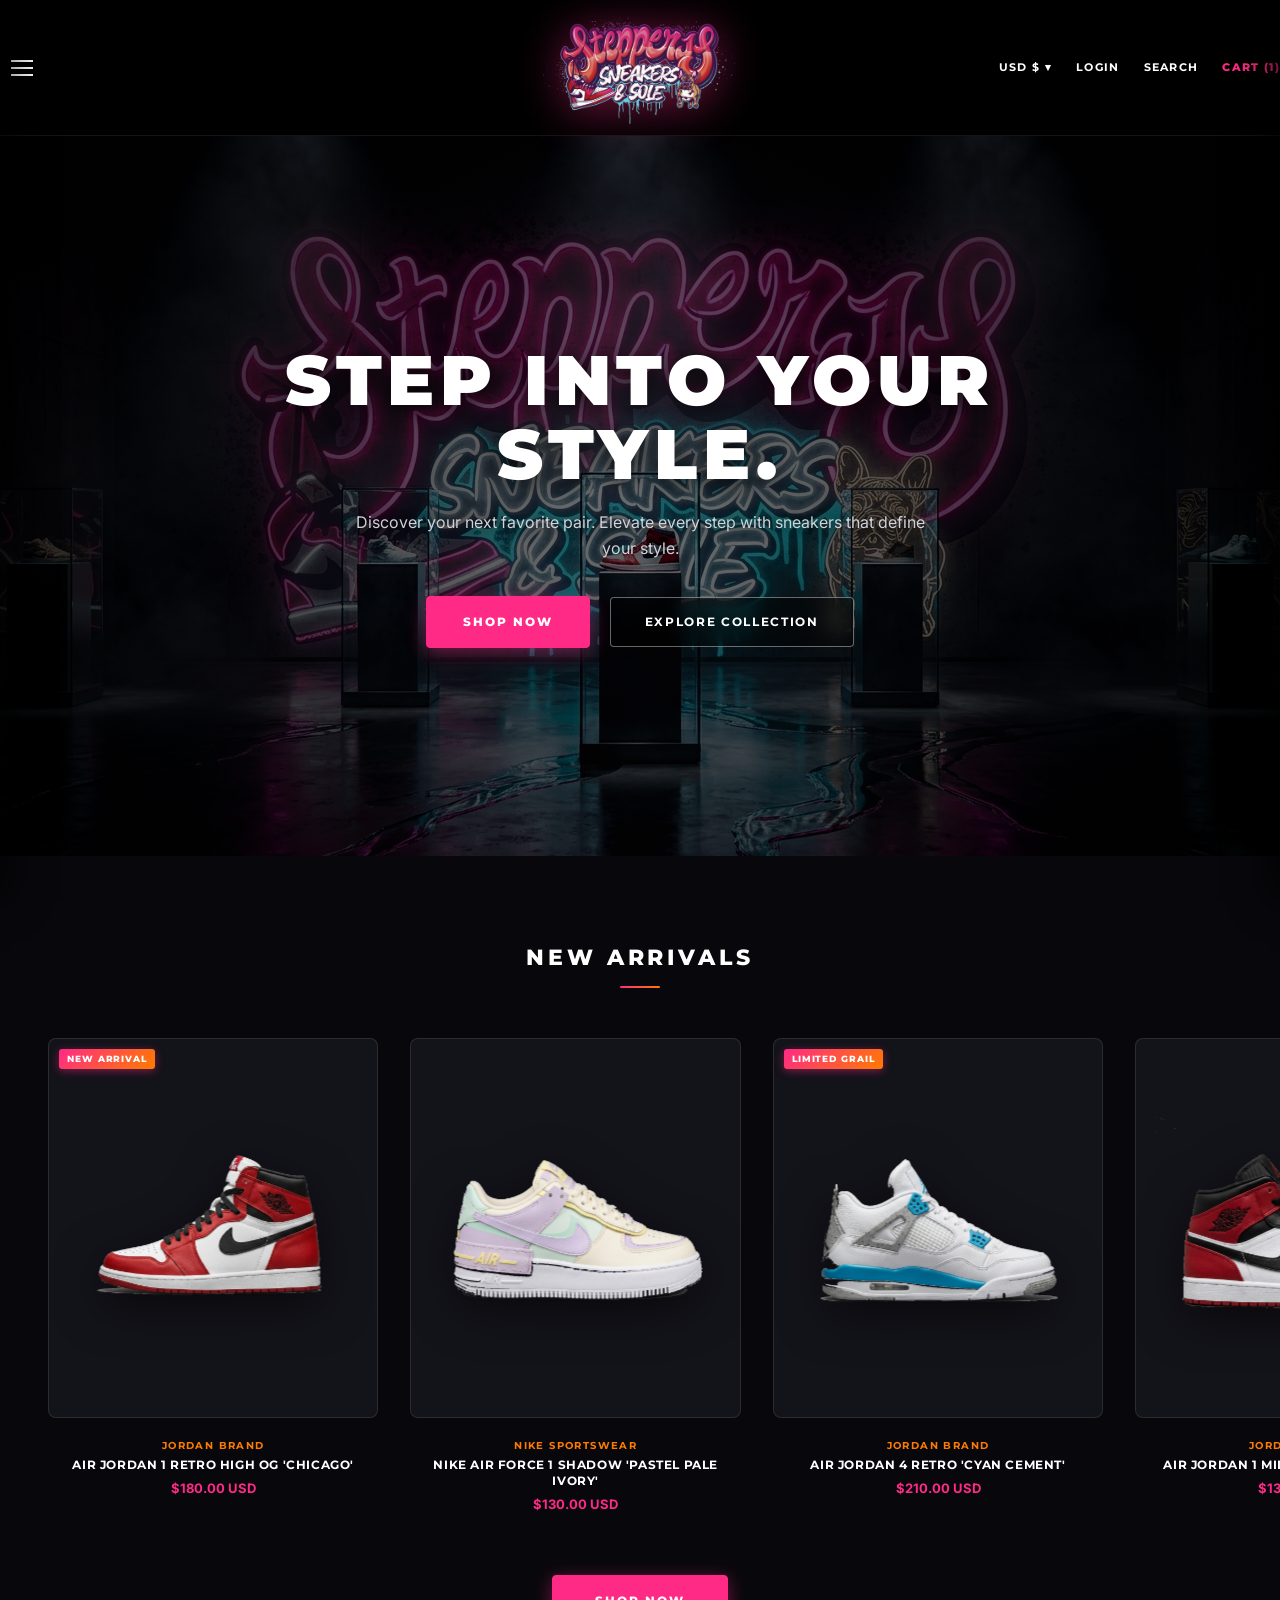
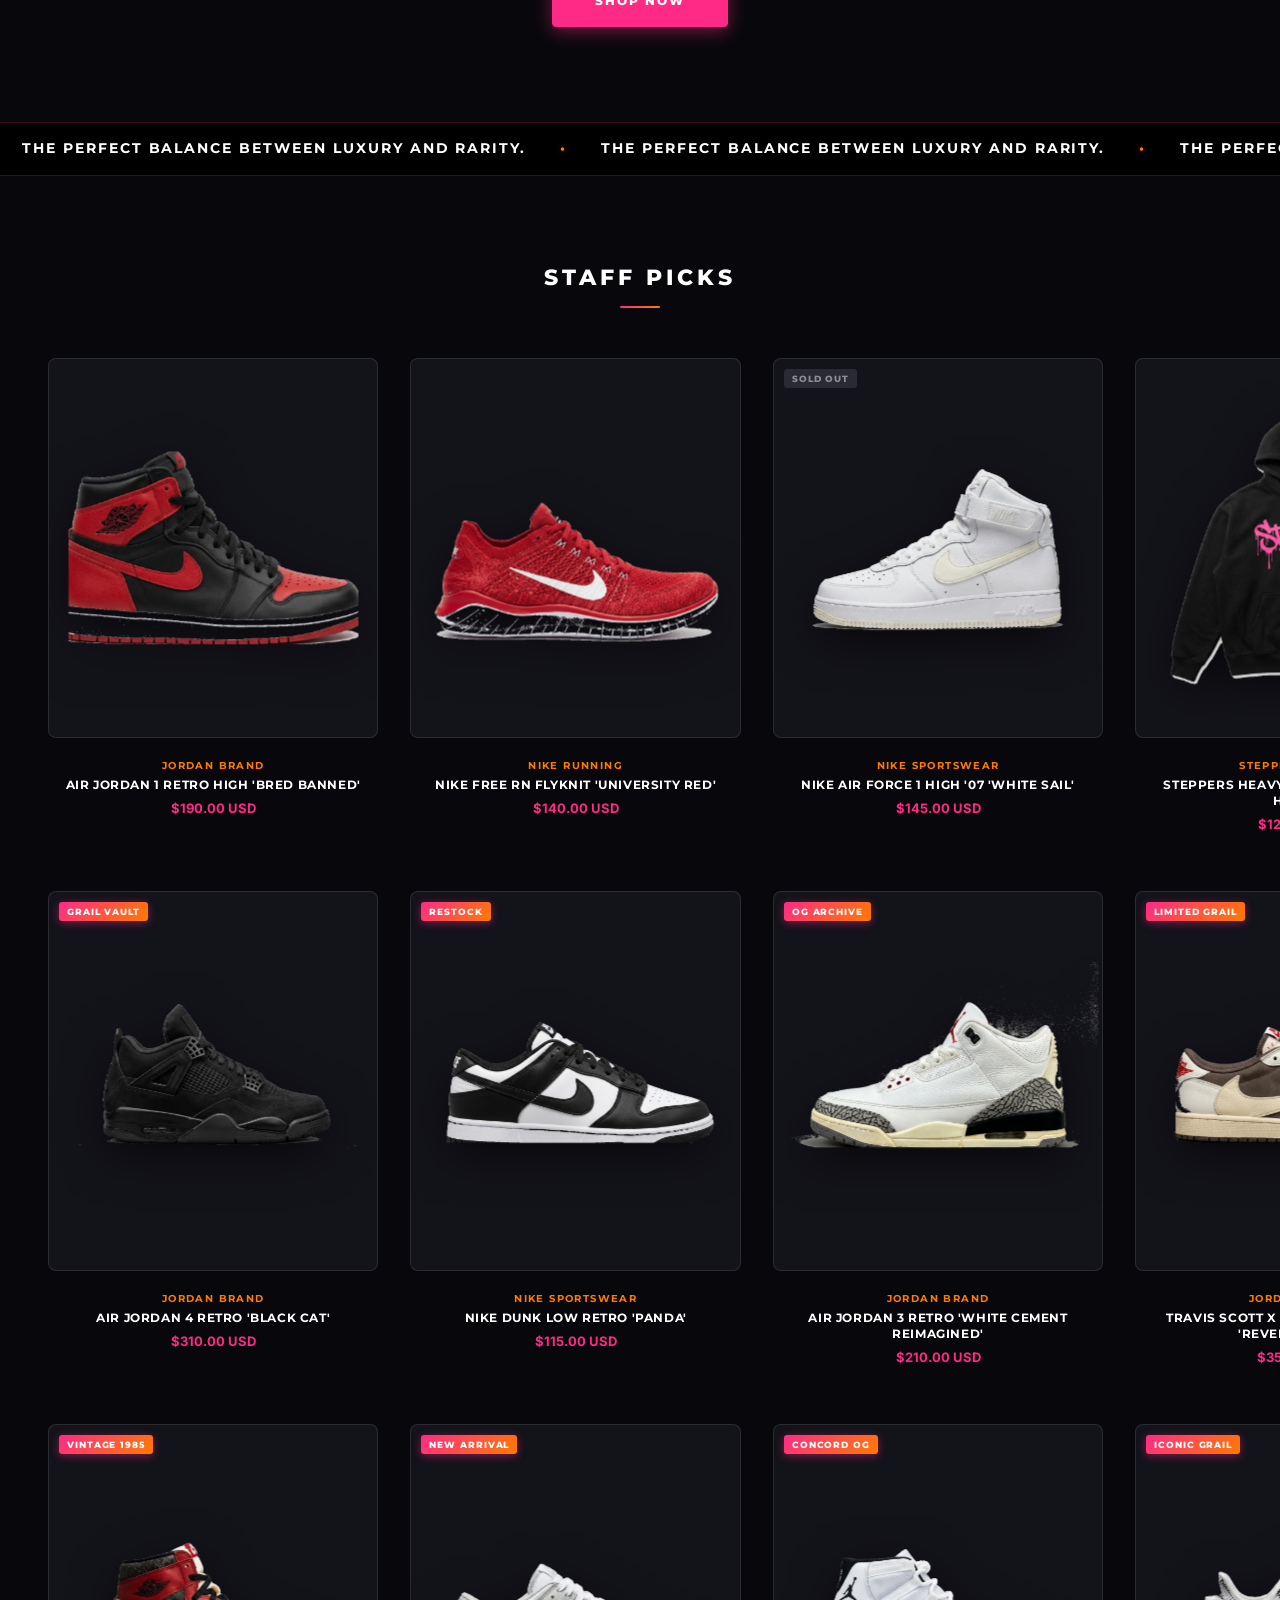
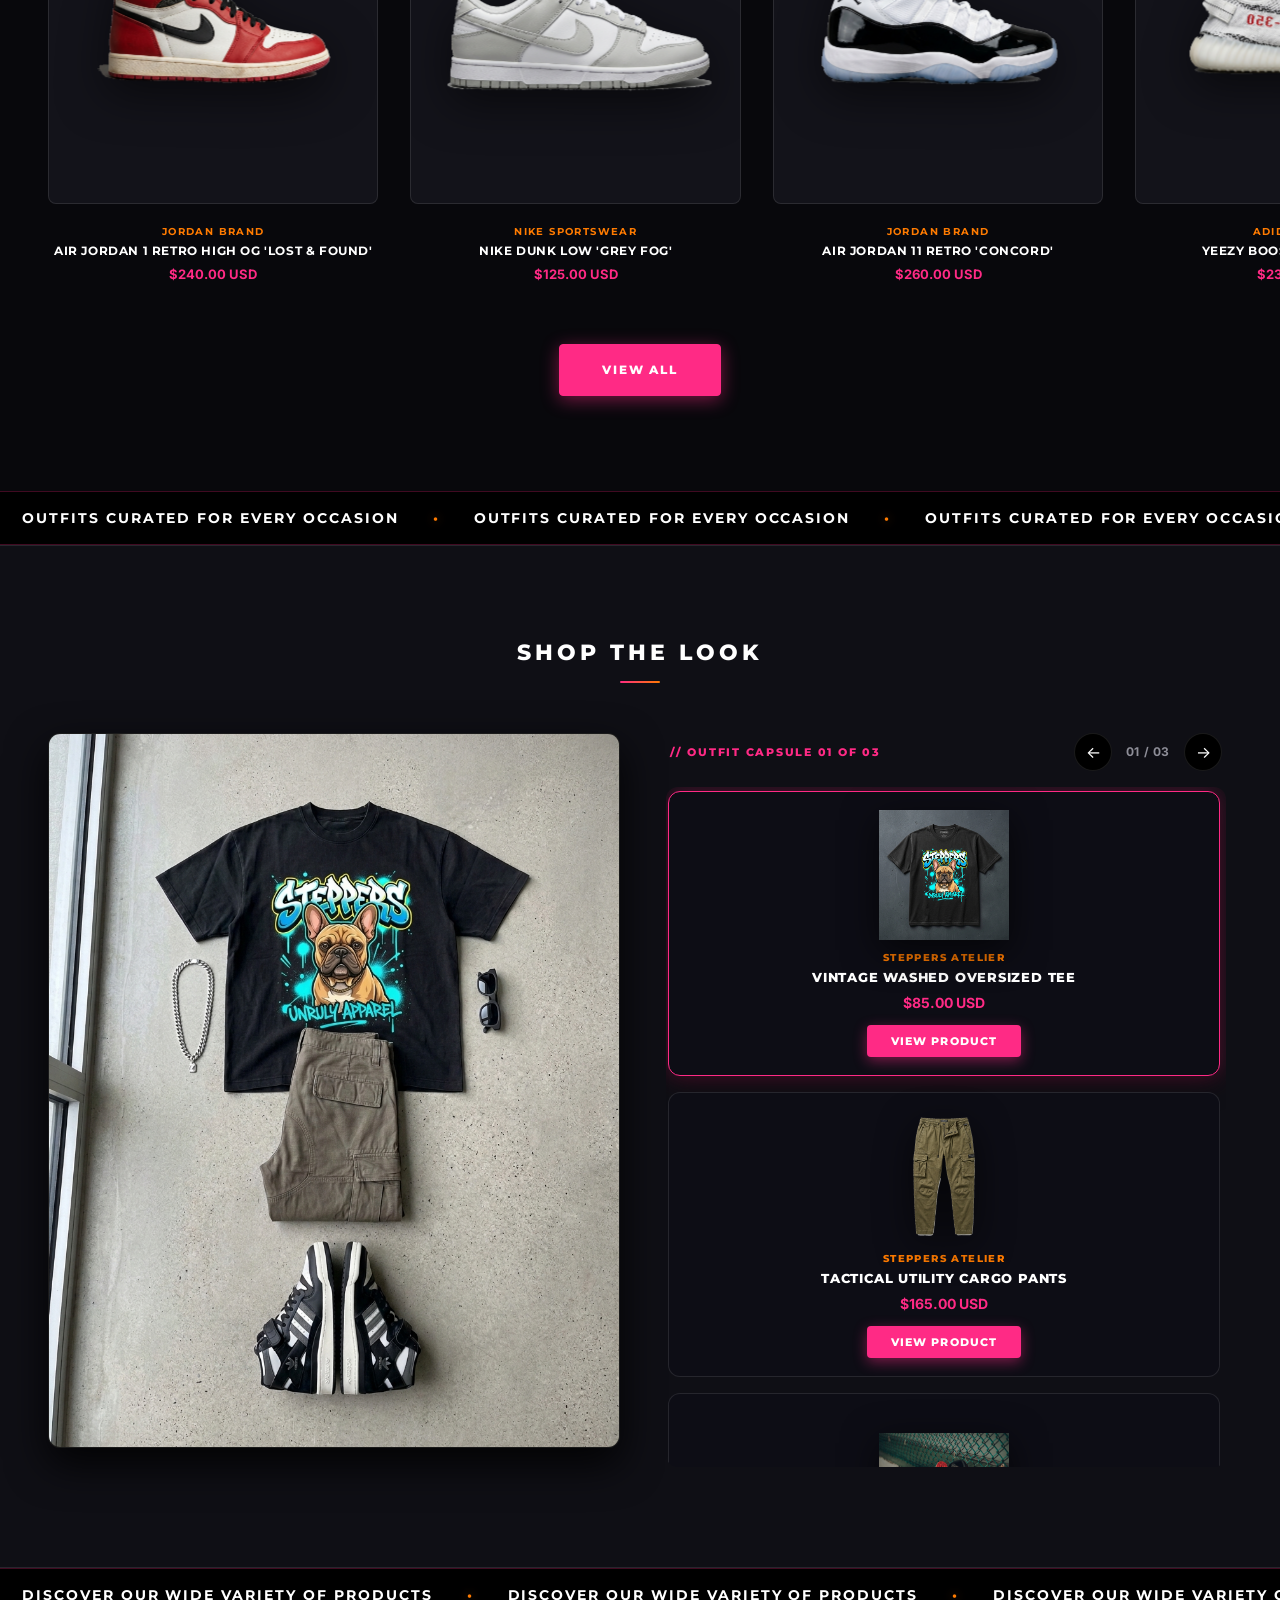
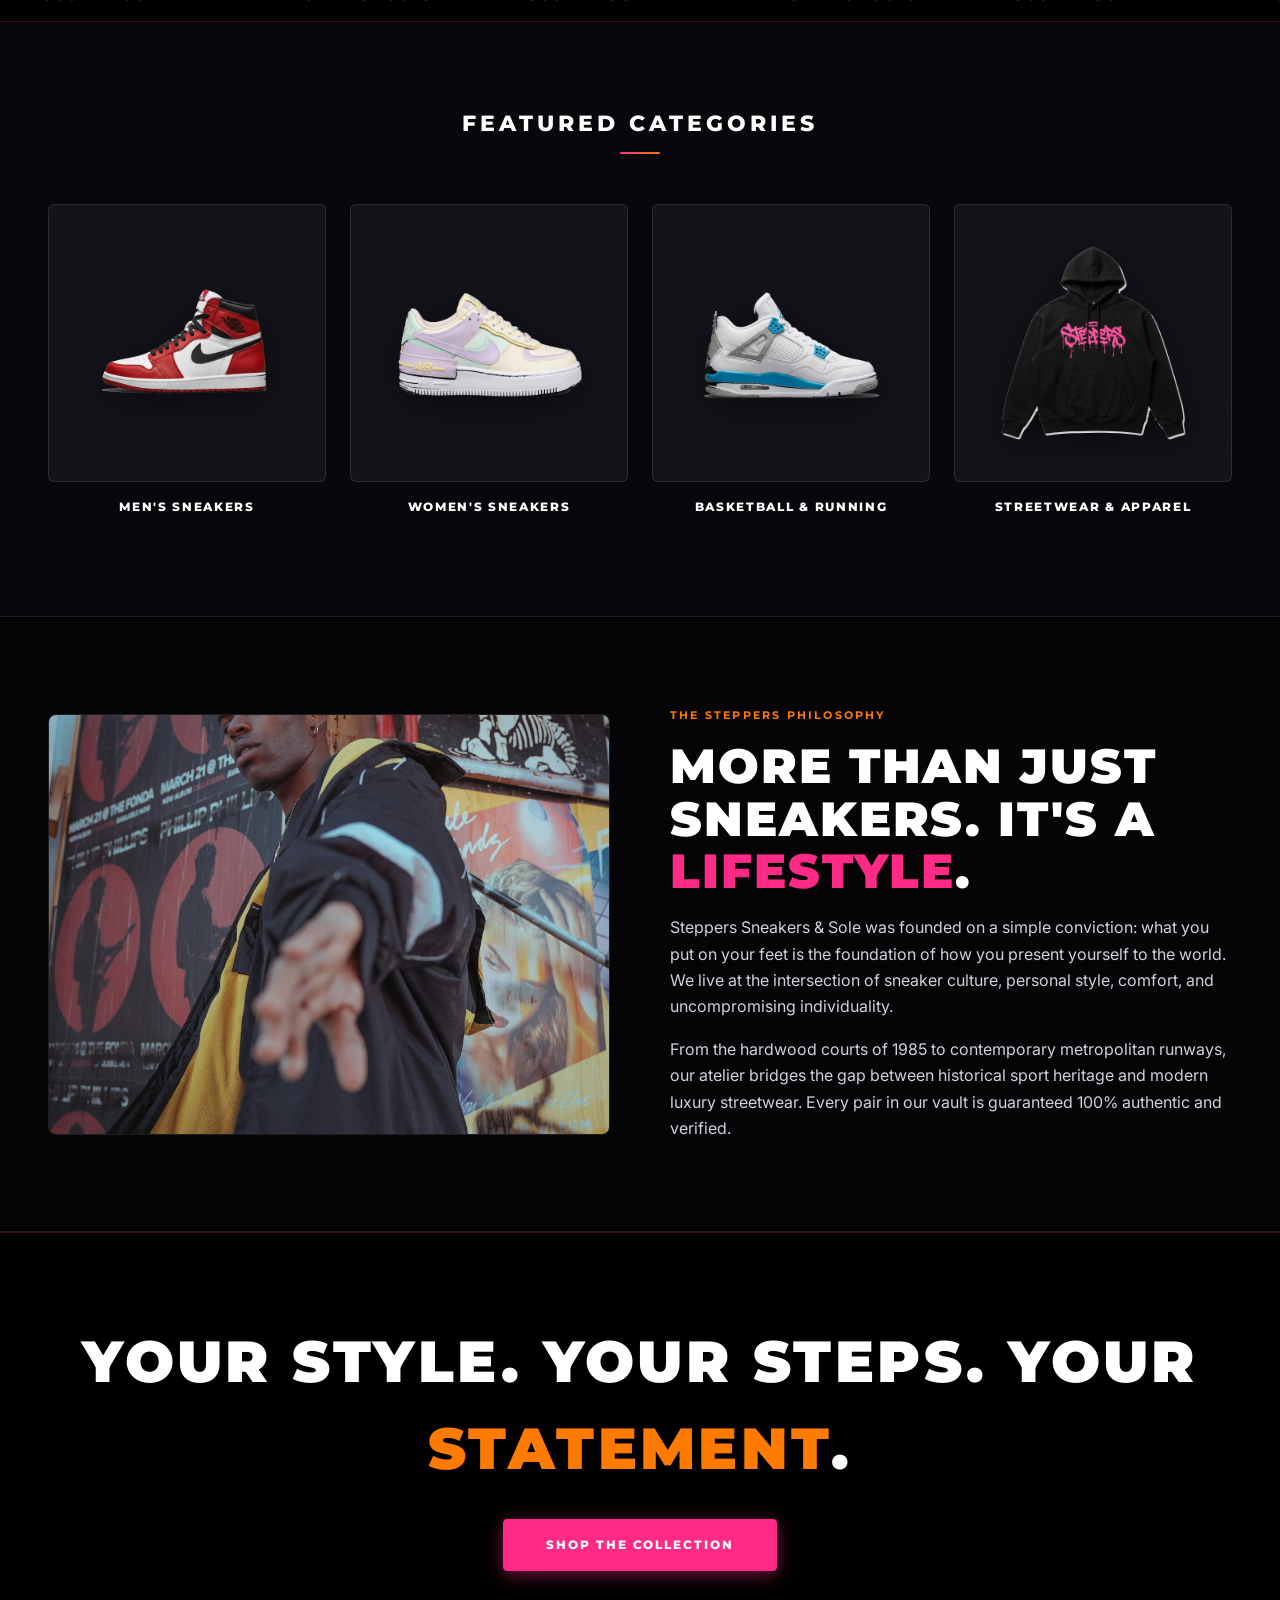
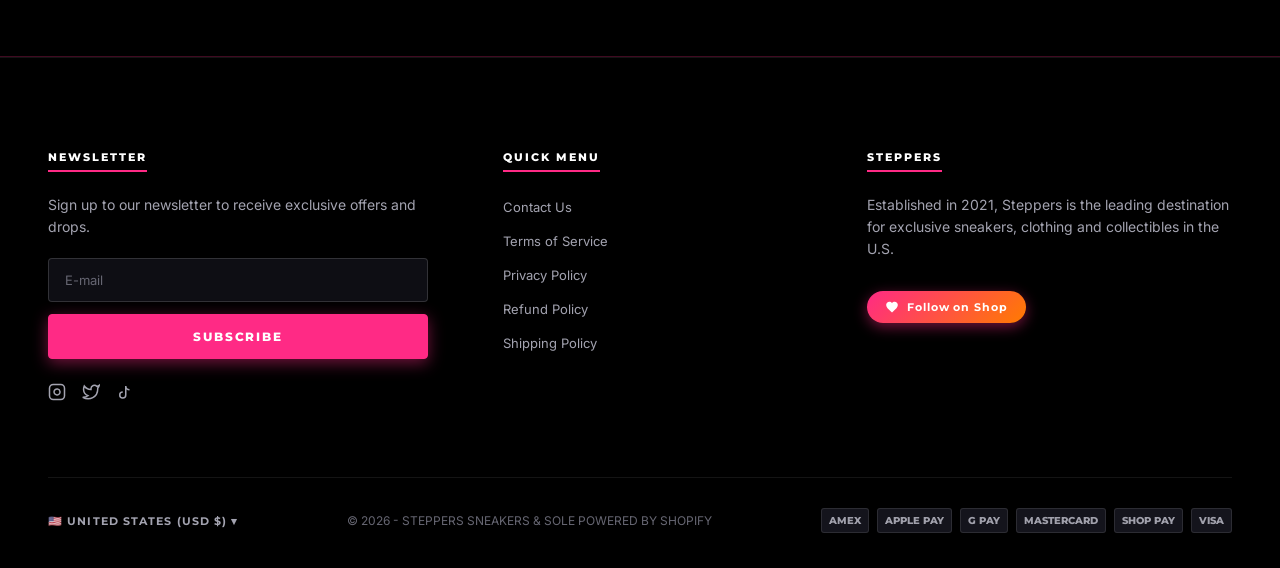
<file: index3.html>
<!DOCTYPE html>
<html lang="en">
<head>
  <meta charset="UTF-8">
  <meta name="viewport" content="width=device-width, initial-scale=1.0">
  <title>Steppers Sneakers &amp; Sole — Luxury Footwear &amp; Streetwear</title>
  <meta name="description" content="Steppers Sneakers & Sole is an exclusive sneaker and streetwear boutique curating iconic grails, verified deadstock, and high-fashion apparel. Inspired by Grandeur Style.">
  
  <!-- Favicon -->
  <link rel="icon" type="image/svg+xml" href="data:image/svg+xml,<svg xmlns='http://www.w3.org/2000/svg' viewBox='0 0 24 24' fill='%23000000'><path d='M2 18h20v2H2zM4 14l2-8h4l1 4h5l2-4h2l2 8H4z'/></svg>">
  
  <!-- Google Fonts: Cinzel (Brand), Montserrat (Headings), Inter (Body) -->
  <link rel="preconnect" href="https://fonts.googleapis.com">
  <link rel="preconnect" href="https://fonts.gstatic.com" crossorigin>
  <link href="https://fonts.googleapis.com/css2?family=Cinzel:wght@600;700;800&family=Inter:wght@300;400;500;600;700&family=Montserrat:wght@400;500;600;700;800;900&display=swap" rel="stylesheet">
  
  <!-- Index 3 Stylesheet (Exact Grandeur Style Architecture) -->
  <link rel="stylesheet" href="assets/css/style3.css?v=9.4">
</head>
<body>

  <!-- ==========================================================================
       1. MINIMALIST SITE HEADER (EXACT PRESTIGE THEME LAYOUT)
       ========================================================================== -->
  <header class="site-header" id="site-header">
    <div class="container header-inner">
      <!-- Left: Refined Hamburger Menu Button -->
      <div class="header-left">
        <button class="hamburger-btn" id="hamburger-btn" aria-label="Open Navigation Menu" title="Menu">
          <svg width="22" height="16" viewBox="0 0 22 16" fill="none" stroke="currentColor" stroke-width="1.8" stroke-linecap="round">
            <line x1="0" y1="1" x2="22" y2="1" />
            <line x1="0" y1="8" x2="22" y2="8" />
            <line x1="0" y1="15" x2="22" y2="15" />
          </svg>
        </button>
      </div>

      <!-- Center: Official Steppers Logo from Index 2 (Emblem Only) -->
      <div class="header-center">
        <a href="index3.html" class="header-brand" aria-label="Steppers Sneakers &amp; Sole Home">
          <img src="assets/images/steppers-logo-transparent.png" alt="Steppers Sneakers &amp; Sole" class="brand-logo-img">
        </a>
      </div>

      <!-- Right: Utility Links -->
      <div class="header-right">
        <a href="#footer" class="header-util-link" title="Select Currency">USD $ &#9662;</a>
        <a href="#footer" class="header-util-link">LOGIN</a>
        <a href="#search" class="header-util-link" id="search-trigger">SEARCH</a>
        <a href="#cart" class="header-util-link" id="cart-trigger">
          <span id="cart-link-text">CART (1)</span>
        </a>
      </div>
    </div>
  </header>

  <!-- ==========================================================================
       2. HOMEPAGE HERO BANNER (CINEMATIC SNEAKER SHOWROOM)
       ========================================================================== -->
  <section class="hero-section" id="hero">
    <div class="hero-media-wrap">
      <video class="hero-video" autoplay muted loop playsinline preload="auto" poster="assets/images/steppers-hero-vault.jpg?v=9.0">
        <source src="assets/videos/steppers-brand-hero.mp4?v=9.0" type="video/mp4">
        <img src="assets/images/steppers-hero-vault.jpg?v=9.0" alt="Steppers Sneakers &amp; Sole Flagship Vault" class="hero-img">
      </video>
      <div class="hero-overlay"></div>
    </div>

    <div class="hero-content">
      <h1 class="hero-headline">STEP INTO YOUR STYLE.</h1>
      <p class="hero-subtext">
        Discover your next favorite pair. Elevate every step with sneakers that define your style.
      </p>
      
      <div class="hero-cta-wrap">
        <a href="#new-arrivals" class="btn-grandeur-shop">SHOP NOW</a>
        <a href="#categories" class="btn-grandeur-outline">EXPLORE COLLECTION</a>
      </div>
    </div>
  </section>

  <!-- ==========================================================================
       3. NEW ARRIVALS (CLEAN 4-COLUMN PRODUCT SHOWCASE)
       ========================================================================== -->
  <section class="showcase-section" id="new-arrivals">
    <div class="container">
      <h2 class="section-title-grandeur">NEW ARRIVALS</h2>

      <div class="products-grid-grandeur" id="new-arrivals-grid">
        <!-- Card 1 -->
        <div class="product-card-grandeur" data-id="step-01">
          <div class="product-thumb-box">
            <div class="product-badge-grandeur">NEW ARRIVAL</div>
            <img src="assets/images/aj1-chicago-profile.png" alt="Air Jordan 1 Retro High OG 'Chicago'" class="product-img-primary" loading="lazy">
            <img src="assets/images/aj1-chicago-hover.png" alt="Air Jordan 1 Retro High OG 'Chicago' - Alternate Angle" class="product-img-hover" loading="lazy">
            <button class="product-quick-btn" data-id="step-01">QUICK VIEW</button>
          </div>
          <div class="product-meta-grandeur">
            <span class="product-brand">JORDAN BRAND</span>
            <h3 class="product-name">Air Jordan 1 Retro High OG 'Chicago'</h3>
            <span class="product-price">$180.00 USD</span>
          </div>
        </div>

        <!-- Card 2 -->
        <div class="product-card-grandeur" data-id="step-02">
          <div class="product-thumb-box">
            <img src="assets/images/af1-pastel-profile.png" alt="Nike Air Force 1 Shadow 'Pastel Pale Ivory'" class="product-img-primary" loading="lazy">
            <img src="assets/images/af1-pastel-hover.png" alt="Nike Air Force 1 Shadow 'Pastel Pale Ivory' - Alternate Angle" class="product-img-hover" loading="lazy">
            <button class="product-quick-btn" data-id="step-02">QUICK VIEW</button>
          </div>
          <div class="product-meta-grandeur">
            <span class="product-brand">NIKE SPORTSWEAR</span>
            <h3 class="product-name">Nike Air Force 1 Shadow 'Pastel Pale Ivory'</h3>
            <span class="product-price">$130.00 USD</span>
          </div>
        </div>

        <!-- Card 3 -->
        <div class="product-card-grandeur" data-id="step-03">
          <div class="product-thumb-box">
            <div class="product-badge-grandeur">LIMITED GRAIL</div>
            <img src="assets/images/cyan-profile.png" alt="Air Jordan 4 Retro 'Cyan Cement'" class="product-img-primary" loading="lazy">
            <img src="assets/images/cyan-hover.png" alt="Air Jordan 4 Retro 'Cyan Cement' - Alternate Angle" class="product-img-hover" loading="lazy">
            <button class="product-quick-btn" data-id="step-03">QUICK VIEW</button>
          </div>
          <div class="product-meta-grandeur">
            <span class="product-brand">JORDAN BRAND</span>
            <h3 class="product-name">Air Jordan 4 Retro 'Cyan Cement'</h3>
            <span class="product-price">$210.00 USD</span>
          </div>
        </div>

        <!-- Card 4 -->
        <div class="product-card-grandeur" data-id="step-04">
          <div class="product-thumb-box">
            <img src="assets/images/blacktoe-profile.png" alt="Air Jordan 1 Mid SE 'Red / Black Toe'" class="product-img-primary" loading="lazy">
            <img src="assets/images/blacktoe-hover.png" alt="Air Jordan 1 Mid SE 'Red / Black Toe' - Alternate Angle" class="product-img-hover" loading="lazy">
            <button class="product-quick-btn" data-id="step-04">QUICK VIEW</button>
          </div>
          <div class="product-meta-grandeur">
            <span class="product-brand">JORDAN BRAND</span>
            <h3 class="product-name">Air Jordan 1 Mid SE 'Red / Black Toe'</h3>
            <span class="product-price">$135.00 USD</span>
          </div>
        </div>
      </div>

      <div class="center-btn-row">
        <a href="#categories" class="btn-grandeur-center">SHOP NOW</a>
      </div>
    </div>
  </section>

  <!-- ==========================================================================
       4. FIRST MARQUEE BAR (FULL BLEED BLACK STRIP)
       ========================================================================== -->
  <div class="marquee-bar" aria-hidden="true">
    <div class="marquee-track">
      <span class="marquee-item">THE PERFECT BALANCE BETWEEN LUXURY AND RARITY.</span>
      <span class="marquee-item">•</span>
      <span class="marquee-item">THE PERFECT BALANCE BETWEEN LUXURY AND RARITY.</span>
      <span class="marquee-item">•</span>
      <span class="marquee-item">THE PERFECT BALANCE BETWEEN LUXURY AND RARITY.</span>
      <span class="marquee-item">•</span>
      <span class="marquee-item">THE PERFECT BALANCE BETWEEN LUXURY AND RARITY.</span>
      <span class="marquee-item">•</span>
      <span class="marquee-item">THE PERFECT BALANCE BETWEEN LUXURY AND RARITY.</span>
      <span class="marquee-item">•</span>
      <span class="marquee-item">THE PERFECT BALANCE BETWEEN LUXURY AND RARITY.</span>
      <span class="marquee-item">•</span>
      <span class="marquee-item">THE PERFECT BALANCE BETWEEN LUXURY AND RARITY.</span>
      <span class="marquee-item">•</span>
      <span class="marquee-item">THE PERFECT BALANCE BETWEEN LUXURY AND RARITY.</span>
      <span class="marquee-item">•</span>
      <span class="marquee-item">THE PERFECT BALANCE BETWEEN LUXURY AND RARITY.</span>
      <span class="marquee-item">•</span>
      <span class="marquee-item">THE PERFECT BALANCE BETWEEN LUXURY AND RARITY.</span>
      <span class="marquee-item">•</span>
    </div>
    <div class="marquee-track" aria-hidden="true">
      <span class="marquee-item">THE PERFECT BALANCE BETWEEN LUXURY AND RARITY.</span>
      <span class="marquee-item">•</span>
      <span class="marquee-item">THE PERFECT BALANCE BETWEEN LUXURY AND RARITY.</span>
      <span class="marquee-item">•</span>
      <span class="marquee-item">THE PERFECT BALANCE BETWEEN LUXURY AND RARITY.</span>
      <span class="marquee-item">•</span>
      <span class="marquee-item">THE PERFECT BALANCE BETWEEN LUXURY AND RARITY.</span>
      <span class="marquee-item">•</span>
      <span class="marquee-item">THE PERFECT BALANCE BETWEEN LUXURY AND RARITY.</span>
      <span class="marquee-item">•</span>
      <span class="marquee-item">THE PERFECT BALANCE BETWEEN LUXURY AND RARITY.</span>
      <span class="marquee-item">•</span>
      <span class="marquee-item">THE PERFECT BALANCE BETWEEN LUXURY AND RARITY.</span>
      <span class="marquee-item">•</span>
      <span class="marquee-item">THE PERFECT BALANCE BETWEEN LUXURY AND RARITY.</span>
      <span class="marquee-item">•</span>
      <span class="marquee-item">THE PERFECT BALANCE BETWEEN LUXURY AND RARITY.</span>
      <span class="marquee-item">•</span>
      <span class="marquee-item">THE PERFECT BALANCE BETWEEN LUXURY AND RARITY.</span>
      <span class="marquee-item">•</span>
    </div>
  </div>

  <!-- ==========================================================================
       5. STAFF PICKS (CURATED SNEAKERS & GRAILS)
       ========================================================================== -->
  <section class="showcase-section" id="staff-picks">
    <div class="container">
      <h2 class="section-title-grandeur">STAFF PICKS</h2>

      <div class="products-grid-grandeur" id="staff-picks-grid">
        <!-- Card 1 -->
        <div class="product-card-grandeur" data-id="step-05">
          <div class="product-thumb-box">
            <img src="assets/images/bred-profile.png" alt="Air Jordan 1 Retro High 'Bred Banned'" class="product-img-primary" loading="lazy">
            <img src="assets/images/bred-hover.png" alt="Air Jordan 1 Retro High 'Bred Banned' - Alternate Angle" class="product-img-hover" loading="lazy">
            <button class="product-quick-btn" data-id="step-05">QUICK VIEW</button>
          </div>
          <div class="product-meta-grandeur">
            <span class="product-brand">JORDAN BRAND</span>
            <h3 class="product-name">Air Jordan 1 Retro High 'Bred Banned'</h3>
            <span class="product-price">$190.00 USD</span>
          </div>
        </div>

        <!-- Card 2 -->
        <div class="product-card-grandeur" data-id="step-06">
          <div class="product-thumb-box">
            <img src="assets/images/free-red-profile.png" alt="Nike Free RN Flyknit 'University Red'" class="product-img-primary" loading="lazy">
            <img src="assets/images/free-red-hover.png" alt="Nike Free RN Flyknit 'University Red' - Alternate Angle" class="product-img-hover" loading="lazy">
            <button class="product-quick-btn" data-id="step-06">QUICK VIEW</button>
          </div>
          <div class="product-meta-grandeur">
            <span class="product-brand">NIKE RUNNING</span>
            <h3 class="product-name">Nike Free RN Flyknit 'University Red'</h3>
            <span class="product-price">$140.00 USD</span>
          </div>
        </div>

        <!-- Card 3 -->
        <div class="product-card-grandeur" data-id="step-07">
          <div class="product-thumb-box">
            <div class="product-badge-grandeur sold-out">SOLD OUT</div>
            <img src="assets/images/af1-sail-profile.png" alt="Nike Air Force 1 High '07 'White Sail'" class="product-img-primary" loading="lazy">
            <img src="assets/images/af1-sail-hover.png" alt="Nike Air Force 1 High '07 'White Sail' - Alternate Angle" class="product-img-hover" loading="lazy">
            <button class="product-quick-btn" data-id="step-07">QUICK VIEW</button>
          </div>
          <div class="product-meta-grandeur">
            <span class="product-brand">NIKE SPORTSWEAR</span>
            <h3 class="product-name">Nike Air Force 1 High '07 'White Sail'</h3>
            <span class="product-price">$145.00 USD</span>
          </div>
        </div>

        <!-- Card 4 -->
        <div class="product-card-grandeur" data-id="step-08">
          <div class="product-thumb-box">
            <img src="assets/images/hoodie-front.png" alt="Steppers Heavyweight 480GSM Drip Hoodie" class="product-img-primary" loading="lazy">
            <img src="assets/images/hoodie-back.png" alt="Steppers Heavyweight 480GSM Drip Hoodie - Alternate Angle" class="product-img-hover" loading="lazy">
            <button class="product-quick-btn" data-id="step-08">QUICK VIEW</button>
          </div>
          <div class="product-meta-grandeur">
            <span class="product-brand">STEPPERS ATELIER</span>
            <h3 class="product-name">Steppers Heavyweight 480GSM Drip Hoodie</h3>
            <span class="product-price">$120.00 USD</span>
          </div>
        </div>

        <!-- Card 5 (NEW) -->
        <div class="product-card-grandeur" data-id="step-09">
          <div class="product-thumb-box">
            <div class="product-badge-grandeur">GRAIL VAULT</div>
            <img src="assets/images/aj4-blackcat-profile.png" alt="Air Jordan 4 Retro 'Black Cat'" class="product-img-primary" loading="lazy">
            <img src="assets/images/aj4-blackcat-hover.png" alt="Air Jordan 4 Retro 'Black Cat' - Alternate Angle" class="product-img-hover" loading="lazy">
            <button class="product-quick-btn" data-id="step-09">QUICK VIEW</button>
          </div>
          <div class="product-meta-grandeur">
            <span class="product-brand">JORDAN BRAND</span>
            <h3 class="product-name">Air Jordan 4 Retro 'Black Cat'</h3>
            <span class="product-price">$310.00 USD</span>
          </div>
        </div>

        <!-- Card 6 (NEW) -->
        <div class="product-card-grandeur" data-id="step-10">
          <div class="product-thumb-box">
            <div class="product-badge-grandeur">RESTOCK</div>
            <img src="assets/images/dunk-panda-profile.png" alt="Nike Dunk Low Retro 'Panda'" class="product-img-primary" loading="lazy">
            <img src="assets/images/dunk-panda-hover.png" alt="Nike Dunk Low Retro 'Panda' - Alternate Angle" class="product-img-hover" loading="lazy">
            <button class="product-quick-btn" data-id="step-10">QUICK VIEW</button>
          </div>
          <div class="product-meta-grandeur">
            <span class="product-brand">NIKE SPORTSWEAR</span>
            <h3 class="product-name">Nike Dunk Low Retro 'Panda'</h3>
            <span class="product-price">$115.00 USD</span>
          </div>
        </div>

        <!-- Card 7 (NEW) -->
        <div class="product-card-grandeur" data-id="step-11">
          <div class="product-thumb-box">
            <div class="product-badge-grandeur">OG ARCHIVE</div>
            <img src="assets/images/aj3-cement-profile.png" alt="Air Jordan 3 Retro 'White Cement Reimagined'" class="product-img-primary" loading="lazy">
            <img src="assets/images/aj3-cement-hover.png" alt="Air Jordan 3 Retro 'White Cement Reimagined' - Alternate Angle" class="product-img-hover" loading="lazy">
            <button class="product-quick-btn" data-id="step-11">QUICK VIEW</button>
          </div>
          <div class="product-meta-grandeur">
            <span class="product-brand">JORDAN BRAND</span>
            <h3 class="product-name">Air Jordan 3 Retro 'White Cement Reimagined'</h3>
            <span class="product-price">$210.00 USD</span>
          </div>
        </div>

        <!-- Card 8 (NEW) -->
        <div class="product-card-grandeur" data-id="step-12">
          <div class="product-thumb-box">
            <div class="product-badge-grandeur">LIMITED GRAIL</div>
            <img src="assets/images/travis-mocha-profile.png" alt="Travis Scott x Air Jordan 1 Low OG 'Reverse Mocha'" class="product-img-primary" loading="lazy">
            <img src="assets/images/travis-mocha-hover.png" alt="Travis Scott x Air Jordan 1 Low OG 'Reverse Mocha' - Alternate Angle" class="product-img-hover" loading="lazy">
            <button class="product-quick-btn" data-id="step-12">QUICK VIEW</button>
          </div>
          <div class="product-meta-grandeur">
            <span class="product-brand">JORDAN BRAND</span>
            <h3 class="product-name">Travis Scott x Air Jordan 1 Low OG 'Reverse Mocha'</h3>
            <span class="product-price">$350.00 USD</span>
          </div>
        </div>

        <!-- Card 9 (NEW) -->
        <div class="product-card-grandeur" data-id="step-13">
          <div class="product-thumb-box">
            <div class="product-badge-grandeur">VINTAGE 1985</div>
            <img src="assets/images/aj1-lostfound-profile.png" alt="Air Jordan 1 Retro High OG 'Lost &amp; Found'" class="product-img-primary" loading="lazy">
            <img src="assets/images/aj1-lostfound-hover.png" alt="Air Jordan 1 Retro High OG 'Lost &amp; Found' - Alternate Angle" class="product-img-hover" loading="lazy">
            <button class="product-quick-btn" data-id="step-13">QUICK VIEW</button>
          </div>
          <div class="product-meta-grandeur">
            <span class="product-brand">JORDAN BRAND</span>
            <h3 class="product-name">Air Jordan 1 Retro High OG 'Lost &amp; Found'</h3>
            <span class="product-price">$240.00 USD</span>
          </div>
        </div>

        <!-- Card 10 (NEW) -->
        <div class="product-card-grandeur" data-id="step-14">
          <div class="product-thumb-box">
            <div class="product-badge-grandeur">NEW ARRIVAL</div>
            <img src="assets/images/dunk-greyfog-profile.png" alt="Nike Dunk Low 'Grey Fog'" class="product-img-primary" loading="lazy">
            <img src="assets/images/dunk-greyfog-hover.png" alt="Nike Dunk Low 'Grey Fog' - Alternate Angle" class="product-img-hover" loading="lazy">
            <button class="product-quick-btn" data-id="step-14">QUICK VIEW</button>
          </div>
          <div class="product-meta-grandeur">
            <span class="product-brand">NIKE SPORTSWEAR</span>
            <h3 class="product-name">Nike Dunk Low 'Grey Fog'</h3>
            <span class="product-price">$125.00 USD</span>
          </div>
        </div>

        <!-- Card 11 (NEW) -->
        <div class="product-card-grandeur" data-id="step-15">
          <div class="product-thumb-box">
            <div class="product-badge-grandeur">CONCORD OG</div>
            <img src="assets/images/aj11-concord-profile.png" alt="Air Jordan 11 Retro 'Concord'" class="product-img-primary" loading="lazy">
            <img src="assets/images/aj11-concord-hover.png" alt="Air Jordan 11 Retro 'Concord' - Alternate Angle" class="product-img-hover" loading="lazy">
            <button class="product-quick-btn" data-id="step-15">QUICK VIEW</button>
          </div>
          <div class="product-meta-grandeur">
            <span class="product-brand">JORDAN BRAND</span>
            <h3 class="product-name">Air Jordan 11 Retro 'Concord'</h3>
            <span class="product-price">$260.00 USD</span>
          </div>
        </div>

        <!-- Card 12 (NEW) -->
        <div class="product-card-grandeur" data-id="step-16">
          <div class="product-thumb-box">
            <div class="product-badge-grandeur">ICONIC GRAIL</div>
            <img src="assets/images/yeezy-zebra-profile.png" alt="Yeezy Boost 350 V2 'Zebra'" class="product-img-primary" loading="lazy">
            <img src="assets/images/yeezy-zebra-hover.png" alt="Yeezy Boost 350 V2 'Zebra' - Alternate Angle" class="product-img-hover" loading="lazy">
            <button class="product-quick-btn" data-id="step-16">QUICK VIEW</button>
          </div>
          <div class="product-meta-grandeur">
            <span class="product-brand">ADIDAS YEEZY</span>
            <h3 class="product-name">Yeezy Boost 350 V2 'Zebra'</h3>
            <span class="product-price">$230.00 USD</span>
          </div>
        </div>
      </div>

      <div class="center-btn-row">
        <a href="#new-arrivals" class="btn-grandeur-center">VIEW ALL</a>
      </div>
    </div>
  </section>

  <!-- ==========================================================================
       6. SECOND MARQUEE BAR (FULL BLEED BLACK STRIP)
       ========================================================================== -->
  <div class="marquee-bar" aria-hidden="true">
    <div class="marquee-track">
      <span class="marquee-item">OUTFITS CURATED FOR EVERY OCCASION</span>
      <span class="marquee-item">•</span>
      <span class="marquee-item">OUTFITS CURATED FOR EVERY OCCASION</span>
      <span class="marquee-item">•</span>
      <span class="marquee-item">OUTFITS CURATED FOR EVERY OCCASION</span>
      <span class="marquee-item">•</span>
      <span class="marquee-item">OUTFITS CURATED FOR EVERY OCCASION</span>
      <span class="marquee-item">•</span>
      <span class="marquee-item">OUTFITS CURATED FOR EVERY OCCASION</span>
      <span class="marquee-item">•</span>
      <span class="marquee-item">OUTFITS CURATED FOR EVERY OCCASION</span>
      <span class="marquee-item">•</span>
      <span class="marquee-item">OUTFITS CURATED FOR EVERY OCCASION</span>
      <span class="marquee-item">•</span>
      <span class="marquee-item">OUTFITS CURATED FOR EVERY OCCASION</span>
      <span class="marquee-item">•</span>
      <span class="marquee-item">OUTFITS CURATED FOR EVERY OCCASION</span>
      <span class="marquee-item">•</span>
      <span class="marquee-item">OUTFITS CURATED FOR EVERY OCCASION</span>
      <span class="marquee-item">•</span>
      <span class="marquee-item">OUTFITS CURATED FOR EVERY OCCASION</span>
      <span class="marquee-item">•</span>
      <span class="marquee-item">OUTFITS CURATED FOR EVERY OCCASION</span>
      <span class="marquee-item">•</span>
    </div>
    <div class="marquee-track" aria-hidden="true">
      <span class="marquee-item">OUTFITS CURATED FOR EVERY OCCASION</span>
      <span class="marquee-item">•</span>
      <span class="marquee-item">OUTFITS CURATED FOR EVERY OCCASION</span>
      <span class="marquee-item">•</span>
      <span class="marquee-item">OUTFITS CURATED FOR EVERY OCCASION</span>
      <span class="marquee-item">•</span>
      <span class="marquee-item">OUTFITS CURATED FOR EVERY OCCASION</span>
      <span class="marquee-item">•</span>
      <span class="marquee-item">OUTFITS CURATED FOR EVERY OCCASION</span>
      <span class="marquee-item">•</span>
      <span class="marquee-item">OUTFITS CURATED FOR EVERY OCCASION</span>
      <span class="marquee-item">•</span>
      <span class="marquee-item">OUTFITS CURATED FOR EVERY OCCASION</span>
      <span class="marquee-item">•</span>
      <span class="marquee-item">OUTFITS CURATED FOR EVERY OCCASION</span>
      <span class="marquee-item">•</span>
      <span class="marquee-item">OUTFITS CURATED FOR EVERY OCCASION</span>
      <span class="marquee-item">•</span>
      <span class="marquee-item">OUTFITS CURATED FOR EVERY OCCASION</span>
      <span class="marquee-item">•</span>
      <span class="marquee-item">OUTFITS CURATED FOR EVERY OCCASION</span>
      <span class="marquee-item">•</span>
      <span class="marquee-item">OUTFITS CURATED FOR EVERY OCCASION</span>
      <span class="marquee-item">•</span>
    </div>
  </div>

  <!-- ==========================================================================
       7. "SHOP THE LOOK" (SYNCHRONIZED OUTFIT SLIDER + 3 PRODUCT BOXES CAROUSEL)
       ========================================================================== -->
  <section class="shop-the-look-section" id="shop-the-look">
    <div class="container">
      <h2 class="section-title-grandeur">SHOP THE LOOK</h2>

      <div class="look-grid-wrap">
        <!-- Left: Clean Curated Flat Lay Outfit Slider (Synchronized) -->
        <div class="look-media-box">
          <div class="look-media-track" id="look-media-track">
            <!-- Outfit 1: The Downtown Cargo Fit -->
            <div class="look-media-slide">
              <img src="assets/images/grandeur-outfit-flatlay.jpg?v=5.1" alt="Curated Steppers Streetwear Flat Lay - Downtown Cargo Fit" class="look-media-img">
            </div>
            <!-- Outfit 2: The Hoodie Grail Capsule -->
            <div class="look-media-slide">
              <img src="assets/images/outfit-hoodie-grail.jpg" alt="Curated Steppers Streetwear Flat Lay - Hoodie Grail Capsule" class="look-media-img">
            </div>
            <!-- Outfit 3: The Urban Speed Syndicate -->
            <div class="look-media-slide">
              <img src="assets/images/outfit-runner-track.jpg" alt="Curated Steppers Streetwear Flat Lay - Urban Speed Syndicate" class="look-media-img">
            </div>
          </div>
        </div>

        <!-- Right Column: Interactive Curated 3-Box Product Showcase Carousel -->
        <div class="look-carousel-wrapper">
          <!-- Sleek Top Header with Outfit Tag & Arrow Controls -->
          <div class="look-carousel-nav-header">
            <span class="look-carousel-tag" id="look-carousel-tag">// OUTFIT CAPSULE 01 OF 03</span>
            <div class="look-carousel-controls">
              <button class="look-arrow-btn" id="look-prev-btn" aria-label="Previous Outfit">←</button>
              <span class="look-counter" id="look-slide-counter">01 / 03</span>
              <button class="look-arrow-btn" id="look-next-btn" aria-label="Next Outfit">→</button>
            </div>
          </div>

          <!-- Carousel Viewport containing the 3-Box Outfits -->
          <div class="look-carousel-viewport">
            <div class="look-carousel-track" id="look-carousel-track">
              
              <!-- Slide 1: Downtown Cargo Fit (3 Product Boxes) -->
              <div class="look-carousel-slide" data-slide="0">
                <div class="look-preview-stack">
                  <!-- Box 1: Tee -->
                  <div class="look-preview-col active-card-glow">
                    <img src="assets/images/tee-merch.jpg" alt="Vintage Washed Oversized Tee" class="look-item-thumb">
                    <span class="look-item-brand">STEPPERS ATELIER</span>
                    <h3 class="look-item-title">VINTAGE WASHED OVERSIZED TEE</h3>
                    <div class="look-item-price">$85.00 USD</div>
                    <button class="btn-grandeur-center btn-look-product" data-id="look-1">VIEW PRODUCT</button>
                  </div>
                  <!-- Box 2: Cargo Pants -->
                  <div class="look-preview-col">
                    <img src="assets/images/cargo-pants.png" alt="Tactical Utility Cargo Pants" class="look-item-thumb">
                    <span class="look-item-brand">STEPPERS ATELIER</span>
                    <h3 class="look-item-title">TACTICAL UTILITY CARGO PANTS</h3>
                    <div class="look-item-price">$165.00 USD</div>
                    <button class="btn-grandeur-center btn-look-product" data-id="look-2">VIEW PRODUCT</button>
                  </div>
                  <!-- Box 3: Sneakers -->
                  <div class="look-preview-col">
                    <img src="assets/images/sneaker-chicago.jpg" alt="Atelier Forum Retro High-Tops" class="look-item-thumb">
                    <span class="look-item-brand">STEPPERS FOOTWEAR</span>
                    <h3 class="look-item-title">ATELIER FORUM RETRO HIGH-TOPS</h3>
                    <div class="look-item-price">$195.00 USD</div>
                    <button class="btn-grandeur-center btn-look-product" data-id="look-3">VIEW PRODUCT</button>
                  </div>
                </div>
              </div>

              <!-- Slide 2: Hoodie Grail Capsule (3 Product Boxes) -->
              <div class="look-carousel-slide" data-slide="1">
                <div class="look-preview-stack">
                  <!-- Box 1: Hoodie -->
                  <div class="look-preview-col active-card-glow">
                    <img src="assets/images/hoodie-front.png" alt="Steppers 480GSM Drip Hoodie" class="look-item-thumb">
                    <span class="look-item-brand">STEPPERS ATELIER</span>
                    <h3 class="look-item-title">STEPPERS 480GSM DRIP HOODIE</h3>
                    <div class="look-item-price">$120.00 USD</div>
                    <button class="btn-grandeur-center btn-look-product" data-id="step-08">VIEW PRODUCT</button>
                  </div>
                  <!-- Box 2: Denim -->
                  <div class="look-preview-col">
                    <img src="assets/images/cargo-pants.png" alt="Raw Hem Distressed Baggy Denim" class="look-item-thumb" style="filter: grayscale(1) contrast(1.2);">
                    <span class="look-item-brand">STEPPERS ATELIER</span>
                    <h3 class="look-item-title">RAW HEM DISTRESSED BAGGY DENIM</h3>
                    <div class="look-item-price">$145.00 USD</div>
                    <button class="btn-grandeur-center btn-look-product" data-id="look-2">VIEW PRODUCT</button>
                  </div>
                  <!-- Box 3: AJ1 Chicago -->
                  <div class="look-preview-col">
                    <img src="assets/images/aj1-chicago-profile.png" alt="Air Jordan 1 Retro High OG 'Chicago'" class="look-item-thumb">
                    <span class="look-item-brand">JORDAN BRAND</span>
                    <h3 class="look-item-title">AIR JORDAN 1 RETRO HIGH OG 'CHICAGO'</h3>
                    <div class="look-item-price">$180.00 USD</div>
                    <button class="btn-grandeur-center btn-look-product" data-id="step-01">VIEW PRODUCT</button>
                  </div>
                </div>
              </div>

              <!-- Slide 3: Urban Speed Syndicate (3 Product Boxes) -->
              <div class="look-carousel-slide" data-slide="2">
                <div class="look-preview-stack">
                  <!-- Box 1: Coach Jacket -->
                  <div class="look-preview-col active-card-glow">
                    <img src="assets/images/hoodie-front.png" alt="Steppers Atelier Coach Jacket" class="look-item-thumb" style="filter: brightness(0.85);">
                    <span class="look-item-brand">STEPPERS ATELIER</span>
                    <h3 class="look-item-title">STEPPERS ATELIER COACH JACKET</h3>
                    <div class="look-item-price">$155.00 USD</div>
                    <button class="btn-grandeur-center btn-look-product" data-id="step-08">VIEW PRODUCT</button>
                  </div>
                  <!-- Box 2: Tech Joggers -->
                  <div class="look-preview-col">
                    <img src="assets/images/cargo-pants.png" alt="Tapered Heavyweight Tech Joggers" class="look-item-thumb" style="filter: grayscale(1) brightness(0.65);">
                    <span class="look-item-brand">STEPPERS ATELIER</span>
                    <h3 class="look-item-title">TAPERED HEAVYWEIGHT TECH JOGGERS</h3>
                    <div class="look-item-price">$110.00 USD</div>
                    <button class="btn-grandeur-center btn-look-product" data-id="look-2">VIEW PRODUCT</button>
                  </div>
                  <!-- Box 3: Flyknit -->
                  <div class="look-preview-col">
                    <img src="assets/images/free-red-profile.png" alt="Nike Free RN Flyknit 'University Red'" class="look-item-thumb">
                    <span class="look-item-brand">NIKE RUNNING</span>
                    <h3 class="look-item-title">NIKE FREE RN FLYKNIT 'UNIVERSITY RED'</h3>
                    <div class="look-item-price">$140.00 USD</div>
                    <button class="btn-grandeur-center btn-look-product" data-id="step-06">VIEW PRODUCT</button>
                  </div>
                </div>
              </div>

            </div>
          </div>
        </div>
      </div>
    </div>
  </section>

  <!-- ==========================================================================
       8. THIRD MARQUEE BAR (FULL BLEED BLACK STRIP)
       ========================================================================== -->
  <div class="marquee-bar" aria-hidden="true">
    <div class="marquee-track">
      <span class="marquee-item">DISCOVER OUR WIDE VARIETY OF PRODUCTS</span>
      <span class="marquee-item">•</span>
      <span class="marquee-item">DISCOVER OUR WIDE VARIETY OF PRODUCTS</span>
      <span class="marquee-item">•</span>
      <span class="marquee-item">DISCOVER OUR WIDE VARIETY OF PRODUCTS</span>
      <span class="marquee-item">•</span>
      <span class="marquee-item">DISCOVER OUR WIDE VARIETY OF PRODUCTS</span>
      <span class="marquee-item">•</span>
      <span class="marquee-item">DISCOVER OUR WIDE VARIETY OF PRODUCTS</span>
      <span class="marquee-item">•</span>
      <span class="marquee-item">DISCOVER OUR WIDE VARIETY OF PRODUCTS</span>
      <span class="marquee-item">•</span>
      <span class="marquee-item">DISCOVER OUR WIDE VARIETY OF PRODUCTS</span>
      <span class="marquee-item">•</span>
      <span class="marquee-item">DISCOVER OUR WIDE VARIETY OF PRODUCTS</span>
      <span class="marquee-item">•</span>
      <span class="marquee-item">DISCOVER OUR WIDE VARIETY OF PRODUCTS</span>
      <span class="marquee-item">•</span>
      <span class="marquee-item">DISCOVER OUR WIDE VARIETY OF PRODUCTS</span>
      <span class="marquee-item">•</span>
      <span class="marquee-item">DISCOVER OUR WIDE VARIETY OF PRODUCTS</span>
      <span class="marquee-item">•</span>
      <span class="marquee-item">DISCOVER OUR WIDE VARIETY OF PRODUCTS</span>
      <span class="marquee-item">•</span>
    </div>
    <div class="marquee-track" aria-hidden="true">
      <span class="marquee-item">DISCOVER OUR WIDE VARIETY OF PRODUCTS</span>
      <span class="marquee-item">•</span>
      <span class="marquee-item">DISCOVER OUR WIDE VARIETY OF PRODUCTS</span>
      <span class="marquee-item">•</span>
      <span class="marquee-item">DISCOVER OUR WIDE VARIETY OF PRODUCTS</span>
      <span class="marquee-item">•</span>
      <span class="marquee-item">DISCOVER OUR WIDE VARIETY OF PRODUCTS</span>
      <span class="marquee-item">•</span>
      <span class="marquee-item">DISCOVER OUR WIDE VARIETY OF PRODUCTS</span>
      <span class="marquee-item">•</span>
      <span class="marquee-item">DISCOVER OUR WIDE VARIETY OF PRODUCTS</span>
      <span class="marquee-item">•</span>
      <span class="marquee-item">DISCOVER OUR WIDE VARIETY OF PRODUCTS</span>
      <span class="marquee-item">•</span>
      <span class="marquee-item">DISCOVER OUR WIDE VARIETY OF PRODUCTS</span>
      <span class="marquee-item">•</span>
      <span class="marquee-item">DISCOVER OUR WIDE VARIETY OF PRODUCTS</span>
      <span class="marquee-item">•</span>
      <span class="marquee-item">DISCOVER OUR WIDE VARIETY OF PRODUCTS</span>
      <span class="marquee-item">•</span>
      <span class="marquee-item">DISCOVER OUR WIDE VARIETY OF PRODUCTS</span>
      <span class="marquee-item">•</span>
      <span class="marquee-item">DISCOVER OUR WIDE VARIETY OF PRODUCTS</span>
      <span class="marquee-item">•</span>
    </div>
  </div>

  <!-- ==========================================================================
       9. FEATURED CATEGORIES (4-COLUMN VISUAL CARDS)
       ========================================================================== -->
  <section class="categories-section-grandeur" id="categories">
    <div class="container">
      <h2 class="section-title-grandeur">FEATURED CATEGORIES</h2>

      <div class="categories-grid-grandeur">
        <!-- Category 1: Men's Sneakers -->
        <a href="#new-arrivals" class="category-card-grandeur">
          <div class="category-img-box">
            <img src="assets/images/aj1-chicago-profile.png" alt="Men's Sneakers" class="category-img-primary" loading="lazy">
            <img src="assets/images/aj1-chicago-hover.png" alt="Men's Sneakers - Alternate View" class="category-img-hover" loading="lazy">
          </div>
          <span class="category-label">MEN'S SNEAKERS</span>
        </a>

        <!-- Category 2: Women's Sneakers -->
        <a href="#new-arrivals" class="category-card-grandeur">
          <div class="category-img-box">
            <img src="assets/images/af1-pastel-profile.png" alt="Women's Sneakers" class="category-img-primary" loading="lazy">
            <img src="assets/images/af1-pastel-hover.png" alt="Women's Sneakers - Alternate View" class="category-img-hover" loading="lazy">
          </div>
          <span class="category-label">WOMEN'S SNEAKERS</span>
        </a>

        <!-- Category 3: Basketball & Running Shoes -->
        <a href="#new-arrivals" class="category-card-grandeur">
          <div class="category-img-box">
            <img src="assets/images/cyan-profile.png" alt="Basketball & Running Shoes" class="category-img-primary" loading="lazy">
            <img src="assets/images/cyan-hover.png" alt="Basketball & Running Shoes - Alternate View" class="category-img-hover" loading="lazy">
          </div>
          <span class="category-label">BASKETBALL &amp; RUNNING</span>
        </a>

        <!-- Category 4: Streetwear & Apparel -->
        <a href="#new-arrivals" class="category-card-grandeur">
          <div class="category-img-box">
            <img src="assets/images/hoodie-front.png" alt="Streetwear & Apparel" class="category-img-primary" loading="lazy">
            <img src="assets/images/hoodie-back.png" alt="Streetwear & Apparel - Alternate View" class="category-img-hover" loading="lazy">
          </div>
          <span class="category-label">STREETWEAR &amp; APPAREL</span>
        </a>
      </div>
    </div>
  </section>

  <!-- ==========================================================================
       10. BRAND STORY SECTION (ABOUT US)
       ========================================================================== -->
  <section class="editorial-story-section" id="brand-story">
    <div class="container">
      <div class="story-grid">
        <div class="story-photo-box">
          <img src="assets/images/lookbook-street.jpg" alt="Steppers Streetwear Culture" loading="lazy">
        </div>

        <div class="story-content">
          <span class="story-eyebrow">THE STEPPERS PHILOSOPHY</span>
          <h2 class="story-title">MORE THAN JUST SNEAKERS. IT'S A <span class="pink-accent">LIFESTYLE</span>.</h2>
          <p class="story-p">
            Steppers Sneakers &amp; Sole was founded on a simple conviction: what you put on your feet is the foundation of how you present yourself to the world. We live at the intersection of sneaker culture, personal style, comfort, and uncompromising individuality.
          </p>
          <p class="story-p">
            From the hardwood courts of 1985 to contemporary metropolitan runways, our atelier bridges the gap between historical sport heritage and modern luxury streetwear. Every pair in our vault is guaranteed 100% authentic and verified.
          </p>
        </div>
      </div>
    </div>
  </section>

  <!-- ==========================================================================
       11. PROMOTIONAL STATEMENT CALLOUT
       ========================================================================== -->
  <section class="promo-statement-bar">
    <div class="container">
      <h2 class="promo-h2">YOUR STYLE. YOUR STEPS. YOUR <span class="orange-accent">STATEMENT</span>.</h2>
      <a href="#new-arrivals" class="btn-grandeur-center">SHOP THE COLLECTION</a>
    </div>
  </section>

  <!-- ==========================================================================
       12. FOOTER (EXACT GRANDEUR STYLE BLACK FOOTER)
       ========================================================================== -->
  <footer class="site-footer-grandeur" id="footer">
    <div class="container">
      <div class="footer-top-grid-grandeur">
        <!-- Col 1: Newsletter -->
        <div>
          <h4 class="footer-col-head">NEWSLETTER</h4>
          <p class="footer-desc">Sign up to our newsletter to receive exclusive offers and drops.</p>
          
          <form class="footer-newsletter-form" id="footer-newsletter-form">
            <input type="email" id="footer-email-input" class="footer-input-field" placeholder="E-mail" required>
            <button type="submit" class="btn-newsletter-grandeur">SUBSCRIBE</button>
          </form>

          <div class="footer-social-row-grandeur">
            <a href="https://instagram.com" target="_blank" rel="noopener noreferrer" class="footer-social-btn" aria-label="Instagram">
              <svg width="18" height="18" viewBox="0 0 24 24" fill="none" stroke="currentColor" stroke-width="2"><rect x="2" y="2" width="20" height="20" rx="5" ry="5"/><path d="M16 11.37A4 4 0 1 1 12.63 8 4 4 0 0 1 16 11.37z"/><line x1="17.5" y1="6.5" x2="17.51" y2="6.5"/></svg>
            </a>
            <a href="https://twitter.com" target="_blank" rel="noopener noreferrer" class="footer-social-btn" aria-label="Twitter">
              <svg width="18" height="18" viewBox="0 0 24 24" fill="none" stroke="currentColor" stroke-width="2"><path d="M23 3a10.9 10.9 0 0 1-3.14 1.53 4.48 4.48 0 0 0-7.86 3v1A10.66 10.66 0 0 1 3 4s-4 9 5 13a11.64 11.64 0 0 1-7 2c9 5 20 0 20-11.5a4.5 4.5 0 0 0-.08-.83A7.72 7.72 0 0 0 23 3z"/></svg>
            </a>
            <a href="https://tiktok.com" target="_blank" rel="noopener noreferrer" class="footer-social-btn" aria-label="TikTok">
              <svg width="18" height="18" viewBox="0 0 24 24" fill="none" stroke="currentColor" stroke-width="2"><path d="M9 12a4 4 0 1 0 4 4V4a5 5 0 0 0 5 5"/></svg>
            </a>
          </div>
        </div>

        <!-- Col 2: Quick Menu -->
        <div>
          <h4 class="footer-col-head">QUICK MENU</h4>
          <ul class="footer-links-list-grandeur">
            <li><a href="#footer" class="footer-link-grandeur">Contact Us</a></li>
            <li><a href="#footer" class="footer-link-grandeur">Terms of Service</a></li>
            <li><a href="#footer" class="footer-link-grandeur">Privacy Policy</a></li>
            <li><a href="#footer" class="footer-link-grandeur">Refund Policy</a></li>
            <li><a href="#footer" class="footer-link-grandeur">Shipping Policy</a></li>
          </ul>
        </div>

        <!-- Col 3: Brand Statement -->
        <div>
          <h4 class="footer-col-head">STEPPERS</h4>
          <p class="footer-desc">
            Established in 2021, Steppers is the leading destination for exclusive sneakers, clothing and collectibles in the U.S.
          </p>
          <div class="brand-pill-btn">
            <svg width="14" height="14" viewBox="0 0 24 24" fill="currentColor"><path d="M12 21.35l-1.45-1.32C5.4 15.36 2 12.28 2 8.5 2 5.42 4.42 3 7.5 3c1.74 0 3.41.81 4.5 2.09C13.09 3.81 14.76 3 16.5 3 19.58 3 22 5.42 22 8.5c0 3.78-3.4 6.86-8.55 11.54L12 21.35z"/></svg>
            Follow on Shop
          </div>
        </div>
      </div>

      <!-- Bottom Bar -->
      <div class="footer-bottom-bar-grandeur">
        <div class="country-select-grandeur">
          <span>&#127482;&#127480; UNITED STATES (USD $) &#9662;</span>
        </div>

        <div>
          &copy; 2026 - STEPPERS SNEAKERS &amp; SOLE POWERED BY SHOPIFY
        </div>

        <div class="payment-badges-row">
          <span class="pay-badge">AMEX</span>
          <span class="pay-badge">APPLE PAY</span>
          <span class="pay-badge">G PAY</span>
          <span class="pay-badge">MASTERCARD</span>
          <span class="pay-badge">SHOP PAY</span>
          <span class="pay-badge">VISA</span>
        </div>
      </div>
    </div>
  </footer>

  <!-- ==========================================================================
       13. SLIDE-OUT CART DRAWER
       ========================================================================== -->
  <div class="cart-drawer-overlay" id="cart-drawer-overlay"></div>
  <aside class="cart-drawer" id="cart-drawer" aria-label="Shopping Cart">
    <div class="cart-drawer-header">
      <div class="cart-drawer-title">SHOPPING BAG</div>
      <button class="btn-close-drawer" id="close-cart-btn" aria-label="Close Bag">&times;</button>
    </div>

    <div class="cart-drawer-items" id="cart-drawer-items">
      <!-- Injected by main3.js -->
    </div>

    <div class="cart-drawer-footer">
      <div class="cart-subtotal-row">
        <span>SUBTOTAL</span>
        <span id="cart-subtotal-val">$180.00 USD</span>
      </div>
      <button class="btn-checkout" id="btn-checkout">CHECK OUT</button>
    </div>
  </aside>

  <!-- ==========================================================================
       14. QUICK VIEW MODAL
       ========================================================================== -->
  <div class="modal-overlay" id="quickview-modal" role="dialog" aria-modal="true" aria-labelledby="modal-title">
    <div class="modal-container">
      <button class="btn-close-modal" id="close-modal-btn" aria-label="Close">&times;</button>
      
      <div class="modal-grid">
        <div class="modal-gallery-col">
          <div class="modal-img-box">
            <img src="assets/images/aj1-chicago-profile.png" alt="Product Preview" id="modal-img">
          </div>
          <div class="modal-gallery-thumbs" id="modal-gallery-thumbs"></div>
        </div>

        <div class="modal-info-col">
          <span class="modal-brand" id="modal-brand">JORDAN BRAND</span>
          <h2 class="modal-title" id="modal-title">Air Jordan 1 Retro High OG 'Chicago'</h2>
          <div class="modal-price" id="modal-price">$180.00 USD</div>
          <p class="modal-desc" id="modal-desc">
            The timeless 1985 silhouette in its truest archival form. Premium Varsity Red, White, and Black Nappa leather upper with encapsulated Nike Air cushioning.
          </p>

          <div>
            <div style="font-family: var(--font-heading); font-size: 11px; font-weight: 700; text-transform: uppercase; margin-bottom: 8px;">SELECT SIZE:</div>
            <div class="modal-sizes-strip" id="modal-sizes-strip">
              <!-- Rendered by JS -->
            </div>
          </div>

          <button class="btn-grandeur-center" id="modal-add-bag-btn" style="width: 100%; margin-top: 15px;">ADD TO BAG</button>
        </div>
      </div>
    </div>
  </div>

  <!-- ==========================================================================
       15. SEARCH OVERLAY
       ========================================================================== -->
  <div class="search-overlay" id="search-overlay" role="dialog" aria-modal="true" aria-label="Search">
    <div style="display: flex; justify-content: flex-end;">
      <button class="btn-close-drawer" id="close-search-btn" style="font-size: 32px;" aria-label="Close Search">&times;</button>
    </div>

    <div class="search-bar-wrap">
      <input type="text" id="search-input" class="search-input-field" placeholder="Search by model, brand, or style..." autocomplete="off">
    </div>

    <div class="search-results-grid" id="search-results-grid">
      <!-- Dynamic Search Matches -->
    </div>
  </div>

  <!-- ==========================================================================
       16. MOBILE NAVIGATION DRAWER
       ========================================================================== -->
  <div class="mobile-nav-drawer" id="mobile-nav-drawer" aria-label="Mobile Navigation">
    <div class="mobile-nav-header">
      <div style="display: flex; align-items: center;">
        <img src="assets/images/steppers-logo-transparent.png" alt="Steppers Logo" style="height: 42px; width: auto;">
      </div>
      <button id="close-mobile-nav-btn" style="font-size: 24px; cursor: pointer;">&times;</button>
    </div>

    <div class="mobile-nav-links-list">
      <a href="#new-arrivals" class="mobile-nav-item">New Arrivals</a>
      <a href="#staff-picks" class="mobile-nav-item">Staff Picks</a>
      <a href="#shop-the-look" class="mobile-nav-item">Shop The Look</a>
      <a href="#categories" class="mobile-nav-item">Featured Categories</a>
      <a href="#brand-story" class="mobile-nav-item">Our Philosophy</a>
      <a href="#footer" class="mobile-nav-item">Assistance &amp; Policies</a>
    </div>
  </div>

  <!-- Toast Notification Host -->
  <div class="toast-container" id="toast-container"></div>

  <!-- Core JavaScript -->
  <script src="assets/js/main3.js?v=9.0"></script>
</body>
</html>
</file>
<file: assets/css/style.css>
/* ==========================================================================
   STEPPERS SNEAKERS & SOLE - OFFICIAL STYLESHEET
   Brand Alignment: Graffiti Typography, Urban Streetwear, Premium Dark Aesthetic
   ========================================================================== */

@import url('https://fonts.googleapis.com/css2?family=Bebas+Neue&family=Outfit:wght@300;400;500;600;700;800;900&family=Permanent+Marker&family=Space+Grotesk:wght@400;500;600;700&display=swap');

:root {
  /* Core Backgrounds */
  --bg-black: #050507;
  --bg-darker: #08080c;
  --bg-surface: #0e0e14;
  --bg-card: #13131c;
  --bg-card-hover: #191924;
  --bg-glass: rgba(14, 14, 20, 0.75);

  /* Brand Accents - Exact Alignment with Official Logo */
  --accent-pink: #ff2a85;           /* Dominant: Steppers bubble letter vibrant magenta/pink */
  --accent-pink-hover: #ff4d9e;
  --accent-pink-glow: rgba(255, 42, 133, 0.45);
  
  --accent-purple: #9d4edd;         /* Dominant: 3D purple shadow and outline */
  --accent-purple-deep: #5a189a;
  --accent-purple-glow: rgba(157, 78, 221, 0.45);

  --accent-red: #e52535;            /* Secondary: Jordan 1 Chicago high-top sneaker */
  --accent-red-glow: rgba(229, 37, 53, 0.4);

  --accent-cyan: #00f0ff;           /* Subtle Complementary: "Sneakers & Sole" spray paint drips */
  --accent-cyan-dark: #00b4d8;
  --accent-cyan-glow: rgba(0, 240, 255, 0.4);

  --accent-orange: #ff7b00;         /* Occasional Highlight: Warm street accents */
  --accent-orange-glow: rgba(255, 123, 0, 0.4);

  /* Neutral Text */
  --text-primary: #ffffff;
  --text-secondary: #a3a6bd;
  --text-muted: #64677f;
  --text-inverse: #050507;

  /* Borders & Overlays */
  --border-subtle: rgba(255, 255, 255, 0.08);
  --border-strong: rgba(255, 255, 255, 0.16);
  --border-pink: rgba(255, 42, 133, 0.35);
  --border-purple: rgba(157, 78, 221, 0.35);
  --border-cyan: rgba(0, 240, 255, 0.35);

  /* Typography */
  --font-display: 'Bebas Neue', sans-serif;
  --font-graffiti: 'Permanent Marker', cursive;
  --font-body: 'Outfit', sans-serif;
  --font-mono: 'Space Grotesk', monospace;

  /* Transitions & Shadows */
  --transition-fast: 0.2s cubic-bezier(0.16, 1, 0.3, 1);
  --transition-smooth: 0.35s cubic-bezier(0.16, 1, 0.3, 1);
  --transition-bounce: 0.5s cubic-bezier(0.34, 1.56, 0.64, 1);

  --shadow-card: 0 10px 30px rgba(0, 0, 0, 0.6);
  --shadow-pink: 0 0 25px rgba(255, 42, 133, 0.35);
  --shadow-purple: 0 0 25px rgba(157, 78, 221, 0.35);
  --shadow-cyan: 0 0 20px rgba(0, 240, 255, 0.3);

  /* Container */
  --container-max: 1360px;
}

/* CSS Reset */
*, *::before, *::after {
  box-sizing: border-box;
  margin: 0;
  padding: 0;
}

html {
  scroll-behavior: smooth;
  font-size: 16px;
  background-color: var(--bg-black);
  color: var(--text-primary);
  font-family: var(--font-body);
  -webkit-font-smoothing: antialiased;
}

body {
  min-height: 100vh;
  background: var(--bg-black);
  background-image: 
    radial-gradient(circle at 15% 15%, rgba(157, 78, 221, 0.08) 0%, transparent 40%),
    radial-gradient(circle at 85% 35%, rgba(255, 42, 133, 0.08) 0%, transparent 45%),
    radial-gradient(circle at 50% 85%, rgba(0, 240, 255, 0.05) 0%, transparent 50%);
  background-attachment: fixed;
  overflow-x: hidden;
  line-height: 1.6;
}

p {
  font-size: 16px;
}

img {
  max-width: 100%;
  height: auto;
  display: block;
}

a {
  color: inherit;
  text-decoration: none;
  transition: color var(--transition-fast);
}

button {
  cursor: pointer;
  border: none;
  background: none;
  font-family: inherit;
  color: inherit;
}

ul {
  list-style: none;
}

/* Container */
.container {
  width: 100%;
  max-width: var(--container-max);
  margin: 0 auto;
  padding: 0 24px;
}

/* ==========================================================================
   OFFICIAL BRAND LOGO STYLING
   Preserves original artwork, dimensions, colors, sneaker & bulldog details.
   Eliminates any rectangular edge artifact with blend mode & inset clipping.
   ========================================================================== */
.brand-logo-wrap {
  display: inline-flex;
  align-items: center;
  position: relative;
  text-decoration: none;
}

.brand-logo-img {
  display: block;
  width: auto;
  height: 98px; /* Prominent, bold header height */
  aspect-ratio: 1024 / 751;
  clip-path: inset(2px); /* Strips 1-2px edge compression artifact */
  mix-blend-mode: screen; /* Seamlessly blends dark background into site without box */
  filter: contrast(1.05) brightness(1.02);
  transition: transform var(--transition-smooth), filter var(--transition-smooth);
}

.brand-logo-wrap:hover .brand-logo-img {
  transform: scale(1.03);
  filter: contrast(1.1) brightness(1.08) drop-shadow(0 0 16px var(--accent-pink-glow));
}

.brand-logo-footer {
  height: 135px;
  margin-bottom: 20px;
}

.brand-logo-hero {
  max-width: 440px;
  width: 100%;
  height: auto;
  filter: contrast(1.06) brightness(1.04) drop-shadow(0 15px 35px rgba(255, 42, 133, 0.25));
}

/* ==========================================================================
   TOP STREETWEAR MARQUEE
   ========================================================================== */
.top-ticker {
  background: linear-gradient(90deg, #380826 0%, #1f083d 50%, #08283a 100%);
  border-bottom: 1px solid transparent;
  border-image: linear-gradient(90deg, #ff2a85 0%, #9d4edd 50%, #00f0ff 100%) 1;
  padding: 9px 0;
  font-family: var(--font-mono);
  font-size: 0.75rem;
  font-weight: 600;
  letter-spacing: 0.12em;
  text-transform: uppercase;
  overflow: hidden;
  position: relative;
  z-index: 110;
  box-shadow: 0 2px 16px rgba(157, 78, 221, 0.2);
}

.ticker-track {
  display: flex;
  width: max-content;
  animation: marqueeScroll 35s linear infinite;
  white-space: nowrap;
}

.ticker-item {
  display: inline-flex;
  align-items: center;
  gap: 16px;
  padding: 0 28px;
  color: #e8eaf6;
}

.ticker-item span.highlight-pink {
  color: var(--accent-pink);
  font-weight: 700;
}
.ticker-item span.highlight-cyan {
  color: var(--accent-cyan);
  font-weight: 700;
}
.ticker-item span.highlight-orange {
  color: var(--accent-orange);
  font-weight: 700;
}

.ticker-dot {
  width: 6px;
  height: 6px;
  border-radius: 50%;
  background: var(--accent-purple);
  display: inline-block;
  box-shadow: 0 0 8px var(--accent-purple);
}

@keyframes marqueeScroll {
  0% { transform: translateX(0); }
  100% { transform: translateX(-50%); }
}

/* ==========================================================================
   HEADER & NAVIGATION
   ========================================================================== */
.site-header {
  position: sticky;
  top: 0;
  width: 100%;
  background: rgba(5, 5, 7, 0.88);
  backdrop-filter: blur(18px);
  -webkit-backdrop-filter: blur(18px);
  border-bottom: 1px solid var(--border-subtle);
  z-index: 100;
  transition: background var(--transition-fast), border-color var(--transition-fast);
}

.site-header.scrolled {
  background: rgba(5, 5, 7, 0.96);
  border-bottom-color: rgba(255, 42, 133, 0.2);
  box-shadow: 0 10px 30px rgba(0, 0, 0, 0.7);
}

.header-container {
  display: flex;
  align-items: center;
  justify-content: space-between;
  padding: 10px 24px;
  max-width: var(--container-max);
  margin: 0 auto;
}

/* Nav Menu */
.nav-menu {
  display: flex;
  align-items: center;
  gap: 32px;
}

.nav-link {
  font-family: var(--font-body);
  font-weight: 600;
  font-size: 0.95rem;
  letter-spacing: 0.04em;
  text-transform: uppercase;
  color: var(--text-secondary);
  position: relative;
  padding: 8px 0;
  display: inline-flex;
  align-items: center;
  gap: 6px;
}

.nav-link::after {
  content: '';
  position: absolute;
  bottom: 0;
  left: 0;
  width: 0;
  height: 2px;
  background: linear-gradient(90deg, var(--accent-pink), var(--accent-purple));
  transition: width var(--transition-smooth);
  box-shadow: 0 0 8px var(--accent-pink);
}

.nav-link:hover {
  color: var(--text-primary);
}

.nav-link:hover::after,
.nav-link.active::after {
  width: 100%;
}

.nav-badge-hot {
  font-family: var(--font-mono);
  font-size: 0.65rem;
  font-weight: 800;
  color: #fff;
  background: linear-gradient(135deg, var(--accent-pink), var(--accent-red));
  padding: 2px 7px;
  border-radius: 999px;
  letter-spacing: 0.05em;
  animation: pulseGlow 2s infinite;
}

.nav-badge-new {
  font-family: var(--font-mono);
  font-size: 0.65rem;
  font-weight: 800;
  color: #050507;
  background: var(--accent-cyan);
  padding: 2px 7px;
  border-radius: 999px;
  letter-spacing: 0.05em;
}

@keyframes pulseGlow {
  0%, 100% { box-shadow: 0 0 0 0 rgba(255, 42, 133, 0.6); }
  50% { box-shadow: 0 0 10px 3px rgba(255, 42, 133, 0.3); }
}

/* Header Actions */
.header-actions {
  display: flex;
  align-items: center;
  gap: 18px;
}

.header-action-btn {
  display: flex;
  align-items: center;
  justify-content: center;
  width: 44px;
  height: 44px;
  border-radius: 10px;
  background: var(--bg-surface);
  border: 1px solid var(--border-subtle);
  color: var(--text-primary);
  position: relative;
  transition: all var(--transition-fast);
}

.header-action-btn:hover {
  background: var(--bg-card);
  border-color: var(--border-pink);
  color: var(--accent-pink);
  transform: translateY(-2px);
  box-shadow: 0 4px 14px rgba(255, 42, 133, 0.2);
}

.action-badge {
  position: absolute;
  top: -4px;
  right: -4px;
  background: var(--accent-pink);
  color: #ffffff;
  font-size: 0.7rem;
  font-family: var(--font-mono);
  font-weight: 700;
  width: 20px;
  height: 20px;
  border-radius: 50%;
  display: flex;
  align-items: center;
  justify-content: center;
  box-shadow: 0 0 8px var(--accent-pink);
}

.mobile-menu-toggle {
  display: none;
}

/* ==========================================================================
   BUTTONS & STREETWEAR PILLS
   ========================================================================== */
.btn-primary {
  display: inline-flex;
  align-items: center;
  justify-content: center;
  gap: 12px;
  padding: 16px 36px;
  font-family: var(--font-body);
  font-weight: 800;
  font-size: 0.95rem;
  text-transform: uppercase;
  letter-spacing: 0.08em;
  color: #ffffff;
  background: linear-gradient(135deg, var(--accent-pink) 0%, var(--accent-purple) 100%);
  border-radius: 8px;
  box-shadow: 0 8px 24px rgba(255, 42, 133, 0.35);
  position: relative;
  overflow: hidden;
  transition: all var(--transition-smooth);
}

.btn-primary::before {
  content: '';
  position: absolute;
  top: 0;
  left: -100%;
  width: 100%;
  height: 100%;
  background: linear-gradient(90deg, transparent, rgba(255, 255, 255, 0.25), transparent);
  transition: left 0.6s ease;
}

.btn-primary:hover {
  transform: translateY(-3px) scale(1.02);
  box-shadow: 0 12px 32px rgba(255, 42, 133, 0.5), 0 0 20px rgba(157, 78, 221, 0.4);
}

.btn-primary:hover::before {
  left: 100%;
}

.btn-secondary {
  display: inline-flex;
  align-items: center;
  justify-content: center;
  gap: 12px;
  padding: 15px 34px;
  font-family: var(--font-body);
  font-weight: 700;
  font-size: 0.95rem;
  text-transform: uppercase;
  letter-spacing: 0.08em;
  color: var(--text-primary);
  background: rgba(255, 255, 255, 0.03);
  border: 1px solid var(--border-strong);
  border-radius: 8px;
  backdrop-filter: blur(8px);
  transition: all var(--transition-smooth);
}

.btn-secondary:hover {
  background: rgba(0, 240, 255, 0.06);
  border-color: var(--accent-cyan);
  color: var(--accent-cyan);
  transform: translateY(-3px);
  box-shadow: 0 8px 20px rgba(0, 240, 255, 0.2);
}

.btn-outline-pink {
  border: 1px solid var(--border-pink);
  color: var(--accent-pink);
  padding: 10px 22px;
  border-radius: 6px;
  font-weight: 700;
  font-size: 0.85rem;
  text-transform: uppercase;
  letter-spacing: 0.06em;
  transition: all var(--transition-fast);
}

.btn-outline-pink:hover {
  background: var(--accent-pink);
  color: #fff;
  box-shadow: 0 0 16px var(--accent-pink-glow);
}

/* ==========================================================================
   HERO SECTION
   ========================================================================== */
.hero-section {
  position: relative;
  padding: 60px 0 90px;
  overflow: hidden;
  background: radial-gradient(circle at 65% 45%, rgba(157, 78, 221, 0.15) 0%, rgba(5, 5, 7, 0) 65%),
              radial-gradient(circle at 25% 75%, rgba(255, 42, 133, 0.12) 0%, rgba(5, 5, 7, 0) 55%);
}

.hero-grid {
  display: grid;
  grid-template-columns: 1.1fr 1fr;
  gap: 48px;
  align-items: center;
}

.hero-tag-wrap {
  display: inline-flex;
  align-items: center;
  gap: 12px;
  padding: 8px 18px;
  background: rgba(255, 42, 133, 0.1);
  border: 1px solid var(--border-pink);
  border-radius: 999px;
  margin-bottom: 24px;
}

.hero-tag-pulse {
  width: 8px;
  height: 8px;
  border-radius: 50%;
  background: var(--accent-pink);
  box-shadow: 0 0 8px var(--accent-pink);
  animation: pulseDot 1.5s infinite;
}

@keyframes pulseDot {
  0%, 100% { opacity: 1; transform: scale(1); }
  50% { opacity: 0.4; transform: scale(1.4); }
}

.hero-tag-text {
  font-family: var(--font-mono);
  font-size: 0.8rem;
  font-weight: 700;
  letter-spacing: 0.1em;
  text-transform: uppercase;
  color: var(--accent-pink);
}

.hero-headline {
  font-family: var(--font-display);
  font-size: clamp(2.4rem, 4.8vw, 4.6rem);
  line-height: 1.05;
  letter-spacing: 0.04em;
  text-transform: uppercase;
  margin-bottom: 24px;
  color: #ffffff;
  white-space: nowrap;
}

.hero-headline .text-pink {
  color: var(--accent-pink);
  text-shadow: 0 0 25px rgba(255, 42, 133, 0.45);
}

.hero-headline .text-graffiti {
  font-family: var(--font-graffiti);
  font-size: 3.8rem;
  display: inline-block;
  transform: rotate(-3deg);
  color: var(--accent-cyan);
  text-shadow: 0 0 20px rgba(0, 240, 255, 0.45);
  margin-left: 8px;
}

.hero-subtitle {
  font-size: 16px;
  color: var(--text-secondary);
  line-height: 1.6;
  max-width: 540px;
  margin-bottom: 36px;
  font-weight: 400;
}

/* Live Drop Countdown Box */
.drop-countdown-card {
  background: rgba(14, 14, 20, 0.85);
  border: 1px solid var(--border-purple);
  border-radius: 12px;
  padding: 20px 24px;
  margin-bottom: 36px;
  box-shadow: 0 10px 30px rgba(0, 0, 0, 0.5), inset 0 0 20px rgba(157, 78, 221, 0.08);
  position: relative;
  overflow: hidden;
}

.drop-countdown-card::before {
  content: '';
  position: absolute;
  top: 0;
  left: 0;
  width: 4px;
  height: 100%;
  background: linear-gradient(180deg, var(--accent-pink), var(--accent-purple));
}

.countdown-header {
  display: flex;
  align-items: center;
  justify-content: space-between;
  margin-bottom: 14px;
}

.countdown-title {
  font-family: var(--font-mono);
  font-size: 0.75rem;
  font-weight: 700;
  letter-spacing: 0.12em;
  text-transform: uppercase;
  color: var(--accent-purple);
}

.countdown-shoe-name {
  font-family: var(--font-body);
  font-size: 0.85rem;
  font-weight: 700;
  color: #fff;
}

.countdown-digits-row {
  display: grid;
  grid-template-columns: repeat(4, 1fr);
  gap: 12px;
}

.countdown-box {
  background: var(--bg-surface);
  border: 1px solid var(--border-subtle);
  border-radius: 8px;
  padding: 10px 8px;
  text-align: center;
}

.countdown-value {
  font-family: var(--font-mono);
  font-size: 1.8rem;
  font-weight: 800;
  color: #ffffff;
  line-height: 1;
  margin-bottom: 4px;
}

.countdown-label {
  font-family: var(--font-mono);
  font-size: 0.65rem;
  text-transform: uppercase;
  letter-spacing: 0.1em;
  color: var(--text-muted);
}

.hero-cta-group {
  display: flex;
  align-items: center;
  gap: 18px;
  margin-bottom: 40px;
  flex-wrap: wrap;
}

/* Hero Stats Row */
.hero-stats-row {
  display: flex;
  align-items: center;
  gap: 36px;
  padding-top: 24px;
  border-top: 1px solid var(--border-subtle);
}

.hero-stat-item {
  display: flex;
  flex-direction: column;
}

.hero-stat-num {
  font-family: var(--font-display);
  font-size: 2.2rem;
  letter-spacing: 0.04em;
  color: #ffffff;
  line-height: 1;
}

.hero-stat-label {
  font-family: var(--font-mono);
  font-size: 0.75rem;
  color: var(--text-muted);
  text-transform: uppercase;
  letter-spacing: 0.08em;
  margin-top: 4px;
}

/* Hero Visual / Sneaker Stage */
.hero-visual-col {
  position: relative;
  display: flex;
  flex-direction: column;
  align-items: center;
  justify-content: center;
}

.sneaker-stage-card {
  position: relative;
  width: 100%;
  max-width: 560px;
  background: radial-gradient(circle at 50% 50%, rgba(25, 25, 38, 0.85) 0%, rgba(10, 10, 15, 0.95) 100%);
  border: 1px solid rgba(255, 42, 133, 0.25);
  border-radius: 24px;
  padding: 36px 30px;
  box-shadow: 0 25px 60px rgba(0, 0, 0, 0.8), 0 0 40px rgba(157, 78, 221, 0.15);
  overflow: hidden;
  transition: transform var(--transition-smooth);
}

.sneaker-stage-card:hover {
  border-color: rgba(255, 42, 133, 0.5);
  box-shadow: 0 30px 70px rgba(0, 0, 0, 0.85), 0 0 50px rgba(255, 42, 133, 0.25);
}

/* Floating Authenticity Badge */
.authenticity-floating-badge {
  position: absolute;
  top: 24px;
  right: 24px;
  background: rgba(5, 5, 7, 0.85);
  border: 1px solid var(--accent-cyan);
  border-radius: 999px;
  padding: 8px 16px;
  display: flex;
  align-items: center;
  gap: 8px;
  font-family: var(--font-mono);
  font-size: 0.75rem;
  font-weight: 700;
  color: var(--accent-cyan);
  box-shadow: 0 0 15px rgba(0, 240, 255, 0.25);
  backdrop-filter: blur(8px);
  z-index: 10;
}

.authenticity-floating-badge svg {
  color: var(--accent-cyan);
}

.hero-sneaker-img-wrap {
  position: relative;
  width: 100%;
  height: 340px;
  display: flex;
  align-items: center;
  justify-content: center;
  margin: 10px 0;
}

.hero-sneaker-img {
  width: 100%;
  height: 100%;
  object-fit: cover;
  border-radius: 16px;
  filter: contrast(1.08) brightness(1.02);
  transition: transform 0.5s cubic-bezier(0.2, 0.8, 0.2, 1);
}

.sneaker-stage-card:hover .hero-sneaker-img {
  transform: scale(1.03) rotate(-1deg);
}

/* Sneaker Stage Meta */
.sneaker-stage-meta {
  display: flex;
  align-items: center;
  justify-content: space-between;
  margin-top: 18px;
  padding-top: 18px;
  border-top: 1px solid var(--border-subtle);
}

.sneaker-model-title {
  font-family: var(--font-body);
  font-weight: 800;
  font-size: 1.25rem;
  color: #fff;
  letter-spacing: -0.01em;
}

.sneaker-colorway-tag {
  font-family: var(--font-mono);
  font-size: 0.8rem;
  color: var(--accent-pink);
  font-weight: 600;
  display: flex;
  align-items: center;
  gap: 6px;
  margin-top: 2px;
}

.sneaker-stage-price {
  text-align: right;
}

.stage-price-amount {
  font-family: var(--font-display);
  font-size: 1.8rem;
  color: #ffffff;
  line-height: 1;
}

.stage-price-status {
  font-family: var(--font-mono);
  font-size: 0.7rem;
  color: #22c55e;
  font-weight: 700;
  letter-spacing: 0.05em;
  text-transform: uppercase;
}

/* ==========================================================================
   OFFICIAL BRAND ALIGNMENT SHOWCASE
   Honors the exact elements of the Steppers Sneakers & Sole logo
   ========================================================================== */
.brand-heritage-section {
  padding: 80px 0;
  background: #000000;
  border-top: 1px solid var(--border-subtle);
  border-bottom: 1px solid var(--border-subtle);
  position: relative;
}

.heritage-grid {
  display: grid;
  grid-template-columns: 1fr 1.2fr;
  gap: 50px;
  align-items: stretch; /* Aligns left image card flush top and bottom with content */
}

.heritage-media-showcase {
  position: relative;
  border-radius: 20px;
  overflow: hidden;
  border: 1px solid rgba(255, 42, 133, 0.35);
  box-shadow: 0 25px 60px rgba(0, 0, 0, 0.85), 0 0 35px rgba(157, 78, 221, 0.15);
  transition: transform var(--transition-smooth), border-color var(--transition-smooth);
  height: 100%;
  min-height: 0;
  display: flex;
  flex-direction: column;
}

.heritage-media-showcase:hover {
  transform: translateY(-4px);
  border-color: rgba(255, 42, 133, 0.6);
  box-shadow: 0 30px 70px rgba(0, 0, 0, 0.9), 0 0 45px rgba(255, 42, 133, 0.25);
}

.heritage-media-wrap {
  position: relative;
  width: 100%;
  height: 100%;
  min-height: 0;
  flex: 1;
  overflow: hidden;
  background: #000;
}

.heritage-culture-img {
  position: absolute;
  top: 0;
  left: 0;
  width: 100%;
  height: 100%;
  object-fit: cover;
  filter: contrast(1.08) brightness(0.92);
  transition: transform 0.7s cubic-bezier(0.16, 1, 0.3, 1);
}

.heritage-content-col {
  display: flex;
  flex-direction: column;
  justify-content: flex-start;
}

.heritage-media-showcase:hover .heritage-culture-img {
  transform: scale(1.06);
}

.heritage-media-gradient {
  position: absolute;
  inset: 0;
  background: linear-gradient(
    180deg,
    rgba(5, 5, 7, 0.15) 0%,
    rgba(5, 5, 7, 0.45) 50%,
    rgba(5, 5, 7, 0.95) 100%
  );
  pointer-events: none;
}

.heritage-media-meta {
  position: absolute;
  bottom: 0;
  left: 0;
  right: 0;
  padding: 30px;
  z-index: 5;
}

.heritage-caption-title {
  font-family: var(--font-display);
  font-size: 2rem;
  letter-spacing: 0.04em;
  color: #ffffff;
  line-height: 1.1;
  margin: 12px 0 8px;
}

.heritage-caption-sub {
  font-size: 16px;
  color: var(--text-secondary);
  line-height: 1.5;
}

.heritage-badge {
  display: inline-block;
  font-family: var(--font-mono);
  font-size: 0.75rem;
  font-weight: 700;
  letter-spacing: 0.15em;
  text-transform: uppercase;
  color: var(--accent-pink);
  background: rgba(255, 42, 133, 0.16);
  padding: 6px 14px;
  border-radius: 999px;
  border: 1px solid var(--border-pink);
}

.heritage-content-col h2 {
  font-family: var(--font-display);
  font-size: 3.5rem;
  letter-spacing: 0.03em;
  text-transform: uppercase;
  line-height: 1;
  margin-bottom: 20px;
}

.heritage-content-col p {
  color: var(--text-secondary);
  font-size: 16px;
  line-height: 1.7;
  margin-bottom: 30px;
}

.pillars-grid {
  display: grid;
  grid-template-columns: 1fr 1fr;
  gap: 20px;
}

.pillar-item {
  background: var(--bg-surface);
  border: 1.5px solid transparent;
  border-radius: 12px;
  padding: 20px;
  background-clip: padding-box, border-box;
  background-origin: padding-box, border-box;
  transition: all var(--transition-fast);
}

.pillar-item.pillar-pink {
  background-image: linear-gradient(var(--bg-surface), var(--bg-surface)), linear-gradient(135deg, #ff2a85 0%, #9d4edd 100%);
  box-shadow: 0 4px 20px rgba(255, 42, 133, 0.15);
}

.pillar-item.pillar-pink:hover {
  background-image: linear-gradient(var(--bg-card), var(--bg-card)), linear-gradient(135deg, #ff2a85 0%, #c77dff 100%);
  box-shadow: 0 8px 28px rgba(255, 42, 133, 0.35);
  transform: translateY(-4px);
}

.pillar-item.pillar-red {
  background-image: linear-gradient(var(--bg-surface), var(--bg-surface)), linear-gradient(135deg, #e52535 0%, #ff6b6b 100%);
  box-shadow: 0 4px 20px rgba(229, 37, 53, 0.15);
}

.pillar-item.pillar-red:hover {
  background-image: linear-gradient(var(--bg-card), var(--bg-card)), linear-gradient(135deg, #e52535 0%, #ff5252 100%);
  box-shadow: 0 8px 28px rgba(229, 37, 53, 0.35);
  transform: translateY(-4px);
}

.pillar-item.pillar-dog {
  background-image: linear-gradient(var(--bg-surface), var(--bg-surface)), linear-gradient(135deg, #ff7b00 0%, #ffc300 100%);
  box-shadow: 0 4px 20px rgba(255, 123, 0, 0.15);
}

.pillar-item.pillar-dog:hover {
  background-image: linear-gradient(var(--bg-card), var(--bg-card)), linear-gradient(135deg, #ff7b00 0%, #ffd166 100%);
  box-shadow: 0 8px 28px rgba(255, 123, 0, 0.35);
  transform: translateY(-4px);
}

.pillar-item.pillar-cyan {
  background-image: linear-gradient(var(--bg-surface), var(--bg-surface)), linear-gradient(135deg, #00f0ff 0%, #0077b6 100%);
  box-shadow: 0 4px 20px rgba(0, 240, 255, 0.15);
}

.pillar-item.pillar-cyan:hover {
  background-image: linear-gradient(var(--bg-card), var(--bg-card)), linear-gradient(135deg, #00f0ff 0%, #48cae4 100%);
  box-shadow: 0 8px 28px rgba(0, 240, 255, 0.35);
  transform: translateY(-4px);
}

.pillar-icon-box {
  width: 42px;
  height: 42px;
  border-radius: 8px;
  display: flex;
  align-items: center;
  justify-content: center;
  font-size: 1.3rem;
  margin-bottom: 12px;
}

.pillar-item.pillar-pink .pillar-icon-box {
  background: rgba(255, 42, 133, 0.15);
  color: var(--accent-pink);
  border: 1px solid var(--border-pink);
}

.pillar-item.pillar-red .pillar-icon-box {
  background: rgba(229, 37, 53, 0.15);
  color: var(--accent-red);
  border: 1px solid rgba(229, 37, 53, 0.35);
}

.pillar-item.pillar-dog .pillar-icon-box {
  background: rgba(255, 123, 0, 0.15);
  color: var(--accent-orange);
  border: 1px solid rgba(255, 123, 0, 0.35);
}

.pillar-item.pillar-cyan .pillar-icon-box {
  background: rgba(0, 240, 255, 0.15);
  color: var(--accent-cyan);
  border: 1px solid var(--border-cyan);
}

.pillar-title {
  font-family: var(--font-body);
  font-weight: 700;
  font-size: 1rem;
  color: #fff;
  margin-bottom: 6px;
}

.pillar-desc {
  font-size: 16px;
  color: var(--text-secondary);
  line-height: 1.5;
}

/* ==========================================================================
   DROPS & SNEAKER CATALOG (INTERACTIVE FILTER & GRID)
   ========================================================================== */
.catalog-section {
  padding: 100px 0;
  position: relative;
}

.section-head-wrap {
  display: flex;
  align-items: flex-end;
  justify-content: space-between;
  margin-bottom: 40px;
  flex-wrap: wrap;
  gap: 20px;
}

.section-eyebrow {
  display: flex;
  align-items: center;
  gap: 10px;
  font-family: var(--font-mono);
  font-size: 0.8rem;
  font-weight: 700;
  letter-spacing: 0.15em;
  text-transform: uppercase;
  color: var(--accent-pink);
  margin-bottom: 8px;
}

.section-title {
  font-family: var(--font-display);
  font-size: 3.8rem;
  letter-spacing: 0.02em;
  text-transform: uppercase;
  line-height: 1;
  color: #ffffff;
}

.section-desc-right {
  max-width: 480px;
  color: var(--text-secondary);
  font-size: 16px;
  line-height: 1.6;
}

.section-title span.tag-graffiti {
  font-family: var(--font-graffiti);
  color: var(--accent-cyan);
  font-size: 2.6rem;
  display: inline-block;
  transform: rotate(-2deg);
  margin-left: 6px;
}

/* Category Filter Tabs */
.filter-tabs-row {
  display: flex;
  align-items: center;
  gap: 10px;
  overflow-x: auto;
  padding-bottom: 12px;
  margin-bottom: 36px;
  scrollbar-width: thin;
  scrollbar-color: var(--accent-purple) transparent;
}

.filter-tab-btn {
  font-family: var(--font-body);
  font-weight: 700;
  font-size: 0.85rem;
  text-transform: uppercase;
  letter-spacing: 0.06em;
  padding: 10px 22px;
  border-radius: 999px;
  background: var(--bg-surface);
  border: 1px solid var(--border-subtle);
  color: var(--text-secondary);
  white-space: nowrap;
  transition: all var(--transition-fast);
}

.filter-tab-btn:hover {
  background: var(--bg-card);
  color: #fff;
  border-color: rgba(255, 255, 255, 0.2);
}

.filter-tab-btn.active {
  background: linear-gradient(135deg, var(--accent-pink), var(--accent-purple));
  color: #ffffff;
  border-color: transparent;
  box-shadow: 0 4px 18px rgba(255, 42, 133, 0.35);
}

/* Sneaker Product Cards Grid */
.products-grid {
  display: grid;
  grid-template-columns: repeat(auto-fill, minmax(290px, 1fr));
  gap: 28px;
}

.sneaker-card {
  background: var(--bg-surface);
  border: 1.5px solid transparent;
  border-radius: 16px;
  padding: 20px;
  position: relative;
  display: flex;
  flex-direction: column;
  background-clip: padding-box, border-box;
  background-origin: padding-box, border-box;
  background-image: linear-gradient(var(--bg-surface), var(--bg-surface)), 
                    linear-gradient(135deg, #ff2a85 0%, #9d4edd 50%, #00f0ff 100%);
  box-shadow: 0 4px 20px rgba(157, 78, 221, 0.16);
  transition: all var(--transition-smooth);
}

.sneaker-card:hover {
  transform: translateY(-8px);
  box-shadow: 0 20px 45px rgba(0, 0, 0, 0.8), 0 0 28px rgba(255, 42, 133, 0.35);
}

/* Card 1: AJ1 Retro High OG 'Bred Toe' (Chicago Red & Neon Pink) */
.sneaker-card.card-step-01,
.sneaker-card:nth-child(8n+1) {
  background-image: linear-gradient(var(--bg-surface), var(--bg-surface)), 
                    linear-gradient(135deg, #e52535 0%, #ff2a85 100%);
  box-shadow: 0 4px 20px rgba(229, 37, 53, 0.18);
}
.sneaker-card.card-step-01:hover,
.sneaker-card:nth-child(8n+1):hover {
  background-image: linear-gradient(var(--bg-card), var(--bg-card)), 
                    linear-gradient(135deg, #e52535 0%, #ff2a85 100%);
  box-shadow: 0 20px 45px rgba(0, 0, 0, 0.8), 0 0 28px rgba(229, 37, 53, 0.35);
}

/* Card 2: AF1 Shadow 'Pastel Pale Ivory' (Lilac Purple & Neon Pink) */
.sneaker-card.card-step-02,
.sneaker-card:nth-child(8n+2) {
  background-image: linear-gradient(var(--bg-surface), var(--bg-surface)), 
                    linear-gradient(135deg, #9d4edd 0%, #ff2a85 100%);
  box-shadow: 0 4px 20px rgba(157, 78, 221, 0.18);
}
.sneaker-card.card-step-02:hover,
.sneaker-card:nth-child(8n+2):hover {
  background-image: linear-gradient(var(--bg-card), var(--bg-card)), 
                    linear-gradient(135deg, #9d4edd 0%, #ff2a85 100%);
  box-shadow: 0 20px 45px rgba(0, 0, 0, 0.8), 0 0 28px rgba(157, 78, 221, 0.35);
}

/* Card 3: AF1 React 'White University Red' (Electric Cyan & Lab Blue) */
.sneaker-card.card-step-03,
.sneaker-card:nth-child(8n+3) {
  background-image: linear-gradient(var(--bg-surface), var(--bg-surface)), 
                    linear-gradient(135deg, #00f0ff 0%, #0077b6 100%);
  box-shadow: 0 4px 20px rgba(0, 240, 255, 0.18);
}
.sneaker-card.card-step-03:hover,
.sneaker-card:nth-child(8n+3):hover {
  background-image: linear-gradient(var(--bg-card), var(--bg-card)), 
                    linear-gradient(135deg, #00f0ff 0%, #0077b6 100%);
  box-shadow: 0 20px 45px rgba(0, 0, 0, 0.8), 0 0 28px rgba(0, 240, 255, 0.35);
}

/* Card 4: AJ1 Mid SE 'Red / Black Toe' (Street Orange & Chicago Red) */
.sneaker-card.card-step-04,
.sneaker-card:nth-child(8n+4) {
  background-image: linear-gradient(var(--bg-surface), var(--bg-surface)), 
                    linear-gradient(135deg, #ff7b00 0%, #e52535 100%);
  box-shadow: 0 4px 20px rgba(255, 123, 0, 0.18);
}
.sneaker-card.card-step-04:hover,
.sneaker-card:nth-child(8n+4):hover {
  background-image: linear-gradient(var(--bg-card), var(--bg-card)), 
                    linear-gradient(135deg, #ff7b00 0%, #e52535 100%);
  box-shadow: 0 20px 45px rgba(0, 0, 0, 0.8), 0 0 28px rgba(255, 123, 0, 0.35);
}

/* Card 5: AM90 'Curry & University Blue' (Wheat Gold & Sky Blue) */
.sneaker-card.card-step-05,
.sneaker-card:nth-child(8n+5) {
  background-image: linear-gradient(var(--bg-surface), var(--bg-surface)), 
                    linear-gradient(135deg, #ffb703 0%, #0077b6 100%);
  box-shadow: 0 4px 20px rgba(255, 183, 3, 0.18);
}
.sneaker-card.card-step-05:hover,
.sneaker-card:nth-child(8n+5):hover {
  background-image: linear-gradient(var(--bg-card), var(--bg-card)), 
                    linear-gradient(135deg, #ffb703 0%, #0077b6 100%);
  box-shadow: 0 20px 45px rgba(0, 0, 0, 0.8), 0 0 28px rgba(255, 183, 3, 0.35);
}

/* Card 6: AF1 High '07 'White Sail' (Metallic Gold & Crisp Silver) */
.sneaker-card.card-step-06,
.sneaker-card:nth-child(8n+6) {
  background-image: linear-gradient(var(--bg-surface), var(--bg-surface)), 
                    linear-gradient(135deg, #ffd166 0%, #00f0ff 100%);
  box-shadow: 0 4px 20px rgba(255, 209, 102, 0.18);
}
.sneaker-card.card-step-06:hover,
.sneaker-card:nth-child(8n+6):hover {
  background-image: linear-gradient(var(--bg-card), var(--bg-card)), 
                    linear-gradient(135deg, #ffd166 0%, #00f0ff 100%);
  box-shadow: 0 20px 45px rgba(0, 0, 0, 0.8), 0 0 28px rgba(255, 209, 102, 0.35);
}

/* Card 7: Converse Chuck Taylor High 'Red' (Bold Crimson & Flame Orange) */
.sneaker-card.card-step-07,
.sneaker-card:nth-child(8n+7) {
  background-image: linear-gradient(var(--bg-surface), var(--bg-surface)), 
                    linear-gradient(135deg, #e52535 0%, #ff7b00 100%);
  box-shadow: 0 4px 20px rgba(229, 37, 53, 0.18);
}
.sneaker-card.card-step-07:hover,
.sneaker-card:nth-child(8n+7):hover {
  background-image: linear-gradient(var(--bg-card), var(--bg-card)), 
                    linear-gradient(135deg, #e52535 0%, #ff7b00 100%);
  box-shadow: 0 20px 45px rgba(0, 0, 0, 0.8), 0 0 28px rgba(229, 37, 53, 0.35);
}

/* Card 8: Nike Free RN Flyknit 'University Red' (Vibrant Magenta & Violet) */
.sneaker-card.card-step-08,
.sneaker-card:nth-child(8n+8) {
  background-image: linear-gradient(var(--bg-surface), var(--bg-surface)), 
                    linear-gradient(135deg, #ff2a85 0%, #9d4edd 100%);
  box-shadow: 0 4px 20px rgba(255, 42, 133, 0.18);
}
.sneaker-card.card-step-08:hover,
.sneaker-card:nth-child(8n+8):hover {
  background-image: linear-gradient(var(--bg-card), var(--bg-card)), 
                    linear-gradient(135deg, #ff2a85 0%, #9d4edd 100%);
  box-shadow: 0 20px 45px rgba(0, 0, 0, 0.8), 0 0 28px rgba(255, 42, 133, 0.35);
}

.card-top-badges {
  display: flex;
  align-items: center;
  justify-content: space-between;
  margin-bottom: 12px;
  position: relative;
  z-index: 5;
}

.status-tag {
  font-family: var(--font-mono);
  font-size: 0.65rem;
  font-weight: 700;
  letter-spacing: 0.08em;
  text-transform: uppercase;
  padding: 4px 10px;
  border-radius: 6px;
}

.tag-stock {
  background: rgba(34, 197, 94, 0.15);
  color: #4ade80;
  border: 1px solid rgba(34, 197, 94, 0.3);
}

.tag-limited {
  background: rgba(255, 42, 133, 0.15);
  color: var(--accent-pink);
  border: 1px solid var(--border-pink);
}

.tag-exclusive {
  background: rgba(157, 78, 221, 0.15);
  color: var(--accent-purple);
  border: 1px solid var(--border-purple);
}

.wishlist-btn {
  width: 34px;
  height: 34px;
  border-radius: 50%;
  background: rgba(255, 255, 255, 0.06);
  display: flex;
  align-items: center;
  justify-content: center;
  color: var(--text-secondary);
  transition: all var(--transition-fast);
}

.wishlist-btn:hover,
.wishlist-btn.active {
  background: rgba(255, 42, 133, 0.2);
  color: var(--accent-pink);
  transform: scale(1.1);
}

.card-img-wrap {
  width: 100%;
  height: 220px;
  border-radius: 12px;
  overflow: hidden;
  position: relative;
  background: #0a0a0f;
  margin-bottom: 16px;
}

.card-img {
  width: 100%;
  height: 100%;
  object-fit: cover;
  transition: transform 0.6s cubic-bezier(0.16, 1, 0.3, 1);
}

.sneaker-card:hover .card-img {
  transform: scale(1.08) rotate(-1deg);
}

/* Quick Action Overlay */
.card-quick-overlay {
  position: absolute;
  bottom: 12px;
  left: 12px;
  right: 12px;
  display: flex;
  gap: 8px;
  opacity: 0;
  transform: translateY(10px);
  transition: all var(--transition-smooth);
}

.sneaker-card:hover .card-quick-overlay {
  opacity: 1;
  transform: translateY(0);
}

.btn-quick-view {
  flex: 1;
  padding: 8px 12px;
  background: rgba(5, 5, 7, 0.9);
  backdrop-filter: blur(8px);
  border: 1px solid var(--border-strong);
  border-radius: 6px;
  font-family: var(--font-mono);
  font-size: 0.75rem;
  font-weight: 700;
  text-transform: uppercase;
  letter-spacing: 0.05em;
  color: #fff;
  transition: all var(--transition-fast);
}

.btn-quick-view:hover {
  background: var(--accent-purple);
  border-color: var(--accent-purple);
  box-shadow: 0 0 12px var(--accent-purple-glow);
}

.card-brand {
  font-family: var(--font-mono);
  font-size: 0.72rem;
  color: var(--text-muted);
  text-transform: uppercase;
  letter-spacing: 0.1em;
  margin-bottom: 4px;
}

.card-title {
  font-family: var(--font-body);
  font-weight: 700;
  font-size: 1.1rem;
  color: #ffffff;
  line-height: 1.3;
  margin-bottom: 6px;
}

.card-colorway {
  font-size: 0.8rem;
  color: var(--text-secondary);
  margin-bottom: 14px;
}

/* Size Pills in Card */
.size-selector-row {
  display: flex;
  gap: 6px;
  margin-bottom: 18px;
  flex-wrap: wrap;
}

.size-pill {
  font-family: var(--font-mono);
  font-size: 0.7rem;
  font-weight: 600;
  padding: 3px 8px;
  background: var(--bg-card);
  border: 1px solid var(--border-subtle);
  border-radius: 4px;
  color: var(--text-secondary);
  transition: all var(--transition-fast);
}

.size-pill:hover,
.size-pill.selected {
  border-color: var(--accent-pink);
  color: #fff;
  background: rgba(255, 42, 133, 0.15);
}

/* Card Bottom Price & Action */
.card-footer-row {
  display: flex;
  align-items: center;
  justify-content: space-between;
  margin-top: auto;
  padding-top: 14px;
  border-top: 1px solid var(--border-subtle);
}

.card-price-wrap {
  display: flex;
  flex-direction: column;
}

.price-current {
  font-family: var(--font-display);
  font-size: 1.6rem;
  color: #ffffff;
  line-height: 1;
}

.price-original {
  font-family: var(--font-mono);
  font-size: 0.75rem;
  color: var(--text-muted);
  text-decoration: line-through;
}

.btn-card-add {
  display: inline-flex;
  align-items: center;
  justify-content: center;
  gap: 6px;
  padding: 10px 16px;
  background: var(--bg-card);
  border: 1px solid var(--border-pink);
  border-radius: 6px;
  font-family: var(--font-body);
  font-weight: 700;
  font-size: 0.8rem;
  text-transform: uppercase;
  letter-spacing: 0.06em;
  color: var(--accent-pink);
  transition: all var(--transition-fast);
}

.btn-card-add:hover {
  background: var(--accent-pink);
  color: #ffffff;
  box-shadow: 0 0 15px var(--accent-pink-glow);
}

/* ==========================================================================
   THE DOGHOUSE - STREET CULTURE & COMMUNITY (FRENCHIE MASCOT)
   ========================================================================== */
.doghouse-section {
  padding: 100px 0;
  background: radial-gradient(circle at 20% 30%, rgba(255, 123, 0, 0.08) 0%, transparent 55%),
              radial-gradient(circle at 85% 75%, rgba(255, 42, 133, 0.08) 0%, transparent 55%),
              radial-gradient(circle at 50% 50%, rgba(0, 240, 255, 0.03) 0%, transparent 60%),
              var(--bg-black);
  border-top: 1px solid var(--border-subtle);
  border-bottom: 1px solid var(--border-subtle);
  position: relative;
  overflow: hidden;
}

.doghouse-section::before {
  content: '';
  position: absolute;
  top: 0;
  left: 0;
  right: 0;
  height: 1px;
  background: linear-gradient(90deg, transparent 0%, rgba(255, 123, 0, 0.4) 30%, rgba(255, 42, 133, 0.5) 70%, transparent 100%);
}

.doghouse-grid {
  display: grid;
  grid-template-columns: 1fr 1fr;
  gap: 40px;
  align-items: center;
}

.doghouse-media-collage {
  display: grid;
  grid-template-columns: 1.25fr 0.85fr;
  grid-template-rows: 250px 250px;
  gap: 16px;
  position: relative;
}

/* Floating Live Lookbook HUD */
.doghouse-live-hud {
  position: absolute;
  top: -14px;
  right: 16px;
  z-index: 10;
  background: rgba(14, 14, 20, 0.9);
  backdrop-filter: blur(12px);
  border: 1px solid rgba(255, 123, 0, 0.4);
  box-shadow: 0 4px 16px rgba(0, 0, 0, 0.6), 0 0 12px rgba(255, 123, 0, 0.2);
  padding: 6px 14px;
  border-radius: 999px;
  font-family: var(--font-mono);
  font-size: 0.68rem;
  font-weight: 700;
  letter-spacing: 0.08em;
  color: #fff;
  display: flex;
  align-items: center;
  gap: 8px;
}

.hud-pulse-dot {
  width: 7px;
  height: 7px;
  border-radius: 50%;
  background: var(--accent-orange);
  box-shadow: 0 0 8px var(--accent-orange);
  animation: pulseDot 1.4s infinite;
}

.collage-item {
  border-radius: 16px;
  overflow: hidden;
  position: relative;
  border: 1.5px solid transparent;
  background-clip: padding-box, border-box;
  background-origin: padding-box, border-box;
  box-shadow: var(--shadow-card);
  transition: transform var(--transition-fast), box-shadow var(--transition-fast);
}

.collage-item::after {
  content: '';
  position: absolute;
  inset: 0;
  background: linear-gradient(180deg, transparent 45%, rgba(5, 5, 7, 0.85) 100%);
  pointer-events: none;
  transition: opacity 0.3s ease;
}

.collage-item img {
  width: 100%;
  height: 100%;
  object-fit: cover;
  transition: transform 0.6s cubic-bezier(0.16, 1, 0.3, 1);
}

.collage-item:hover img {
  transform: scale(1.06);
}

/* Specific themed gradient borders for each lookbook photo */
.collage-large {
  grid-row: 1 / 3;
  background-image: linear-gradient(var(--bg-surface), var(--bg-surface)), linear-gradient(135deg, #ff7b00 0%, #ff2a85 100%);
  box-shadow: 0 8px 30px rgba(255, 123, 0, 0.18);
}

.collage-large:hover {
  transform: translateY(-4px);
  box-shadow: 0 12px 36px rgba(255, 123, 0, 0.3);
}

.collage-tokyo {
  background-image: linear-gradient(var(--bg-surface), var(--bg-surface)), linear-gradient(135deg, #00f0ff 0%, #9d4edd 100%);
  box-shadow: 0 6px 24px rgba(0, 240, 255, 0.16);
}

.collage-tokyo:hover {
  transform: translateY(-4px);
  box-shadow: 0 10px 30px rgba(0, 240, 255, 0.3);
}

.collage-brooklyn {
  background-image: linear-gradient(var(--bg-surface), var(--bg-surface)), linear-gradient(135deg, #ff2a85 0%, #e52535 100%);
  box-shadow: 0 6px 24px rgba(255, 42, 133, 0.16);
}

.collage-brooklyn:hover {
  transform: translateY(-4px);
  box-shadow: 0 10px 30px rgba(255, 42, 133, 0.3);
}

/* Collage Badges */
.collage-badge {
  position: absolute;
  bottom: 14px;
  left: 14px;
  z-index: 5;
  backdrop-filter: blur(10px);
  padding: 6px 13px;
  border-radius: 999px;
  font-family: var(--font-mono);
  font-size: 0.7rem;
  font-weight: 700;
  display: inline-flex;
  align-items: center;
  gap: 6px;
  letter-spacing: 0.04em;
}

.badge-dot {
  width: 6px;
  height: 6px;
  border-radius: 50%;
  display: inline-block;
}

.badge-orange {
  background: rgba(14, 14, 20, 0.85);
  border: 1px solid rgba(255, 123, 0, 0.45);
  color: #ffb703;
}
.dot-orange {
  background: #ffb703;
  box-shadow: 0 0 6px #ffb703;
}

.badge-cyan {
  background: rgba(14, 14, 20, 0.85);
  border: 1px solid rgba(0, 240, 255, 0.45);
  color: #00f0ff;
}
.dot-cyan {
  background: #00f0ff;
  box-shadow: 0 0 6px #00f0ff;
}

.badge-pink {
  background: rgba(14, 14, 20, 0.85);
  border: 1px solid rgba(255, 42, 133, 0.45);
  color: #ff4d9e;
}
.dot-pink {
  background: #ff4d9e;
  box-shadow: 0 0 6px #ff4d9e;
}

/* Doghouse Info Column */
.doghouse-info-col .section-eyebrow {
  margin-bottom: 12px;
}

.doghouse-title {
  font-family: var(--font-display);
  font-size: clamp(2.8rem, 4.2vw, 3.8rem);
  letter-spacing: 0.03em;
  text-transform: uppercase;
  line-height: 0.95;
  margin-bottom: 18px;
  color: #fff;
}

.doghouse-title-highlight {
  background: linear-gradient(135deg, #ff7b00 0%, #ff2a85 100%);
  -webkit-background-clip: text;
  -webkit-text-fill-color: transparent;
  display: inline-block;
  filter: drop-shadow(0 0 16px rgba(255, 123, 0, 0.35));
}

.doghouse-desc {
  color: var(--text-secondary);
  font-size: 16px;
  line-height: 1.65;
  margin-bottom: 22px;
}

.doghouse-desc strong {
  color: #fff;
}

/* Community Stats Row */
.doghouse-stats-grid {
  display: flex;
  gap: 12px;
  margin-bottom: 22px;
  flex-wrap: wrap;
}

.doghouse-stat-pill {
  background: rgba(19, 19, 28, 0.85);
  border: 1px solid rgba(255, 255, 255, 0.09);
  border-radius: 10px;
  padding: 10px 14px;
  display: flex;
  flex-direction: column;
  flex: 1 1 110px;
  transition: border-color var(--transition-fast);
}

.doghouse-stat-pill:hover {
  border-color: rgba(255, 123, 0, 0.4);
}

.stat-pill-num {
  font-family: var(--font-display);
  font-size: 1.5rem;
  line-height: 1;
  color: var(--accent-orange);
  letter-spacing: 0.02em;
}

.stat-pill-label {
  font-family: var(--font-mono);
  font-size: 0.68rem;
  color: var(--text-secondary);
  text-transform: uppercase;
  margin-top: 4px;
  letter-spacing: 0.05em;
}

/* Glassmorphic Testimonial Card */
.doghouse-quote-card {
  background: rgba(14, 14, 20, 0.85);
  backdrop-filter: blur(12px);
  border: 1px solid rgba(255, 123, 0, 0.25);
  border-left: 3.5px solid var(--accent-orange);
  border-radius: 12px;
  padding: 16px 20px;
  margin-bottom: 26px;
  box-shadow: 0 8px 24px rgba(0, 0, 0, 0.4);
}

.quote-card-header {
  display: flex;
  align-items: center;
  justify-content: space-between;
  margin-bottom: 8px;
}

.quote-card-tag {
  font-family: var(--font-mono);
  font-size: 0.68rem;
  font-weight: 700;
  color: var(--accent-cyan);
  letter-spacing: 0.08em;
}

.quote-card-badge {
  font-family: var(--font-mono);
  font-size: 0.65rem;
  color: var(--text-muted);
  background: rgba(255, 255, 255, 0.05);
  padding: 2px 8px;
  border-radius: 4px;
}

.quote-card-body {
  font-style: italic;
  color: var(--text-primary);
  font-size: 16px;
  line-height: 1.55;
  margin-bottom: 12px;
}

.quote-card-author {
  display: flex;
  align-items: center;
  gap: 10px;
}

.author-avatar {
  width: 28px;
  height: 28px;
  border-radius: 50%;
  background: rgba(255, 123, 0, 0.15);
  border: 1px solid rgba(255, 123, 0, 0.4);
  display: flex;
  align-items: center;
  justify-content: center;
  font-size: 0.85rem;
}

.author-meta {
  display: flex;
  align-items: center;
  gap: 6px;
  flex-wrap: wrap;
}

.author-name {
  font-family: var(--font-mono);
  font-size: 0.75rem;
  font-weight: 700;
  color: #fff;
}

.author-divider {
  color: var(--text-muted);
  font-size: 0.75rem;
}

.author-location {
  font-family: var(--font-mono);
  font-size: 0.7rem;
  color: var(--accent-orange);
  letter-spacing: 0.05em;
}

.doghouse-actions {
  display: flex;
  align-items: center;
  gap: 14px;
  flex-wrap: nowrap;
}

.doghouse-actions .btn-primary,
.doghouse-actions .btn-secondary {
  padding: 14px 22px;
  white-space: nowrap;
  font-size: 0.88rem;
  letter-spacing: 0.05em;
  gap: 8px;
}

/* ==========================================================================
   SOLE LAB & APPAREL
   ========================================================================== */
.sole-lab-section {
  padding: 100px 0;
  position: relative;
}

.sole-lab-grid {
  display: grid;
  grid-template-columns: repeat(3, 1fr);
  gap: 30px;
  margin-top: 40px;
}

.sole-care-card {
  background: var(--bg-surface);
  border: 1.5px solid transparent;
  border-radius: 16px;
  padding: 24px;
  display: flex;
  flex-direction: column;
  position: relative;
  background-clip: padding-box, border-box;
  background-origin: padding-box, border-box;
  transition: all var(--transition-smooth);
}

/* Care Card 1: Electric Cyan to Lab Blue (Sole Shield Protection) */
.sole-care-card.care-shield,
.sole-care-card:nth-of-type(1) {
  background-image: linear-gradient(var(--bg-surface), var(--bg-surface)), 
                    linear-gradient(135deg, #00f0ff 0%, #0077b6 100%);
  box-shadow: 0 4px 20px rgba(0, 240, 255, 0.15);
}
.sole-care-card.care-shield:hover,
.sole-care-card:nth-of-type(1):hover {
  transform: translateY(-6px);
  background-image: linear-gradient(var(--bg-card), var(--bg-card)), 
                    linear-gradient(135deg, #00f0ff 0%, #0077b6 100%);
  box-shadow: 0 16px 36px rgba(0, 0, 0, 0.8), 0 0 25px rgba(0, 240, 255, 0.35);
}
.sole-care-card.care-shield .care-card-tag {
  color: #00f0ff;
}

/* Care Card 2: Hot Magenta to Neon Purple (Drip Heavy Hoodie) */
.sole-care-card.care-hoodie,
.sole-care-card:nth-of-type(2) {
  background-image: linear-gradient(var(--bg-surface), var(--bg-surface)), 
                    linear-gradient(135deg, #ff2a85 0%, #9d4edd 100%);
  box-shadow: 0 4px 20px rgba(255, 42, 133, 0.15);
}
.sole-care-card.care-hoodie:hover,
.sole-care-card:nth-of-type(2):hover {
  transform: translateY(-6px);
  background-image: linear-gradient(var(--bg-card), var(--bg-card)), 
                    linear-gradient(135deg, #ff2a85 0%, #9d4edd 100%);
  box-shadow: 0 16px 36px rgba(0, 0, 0, 0.8), 0 0 25px rgba(255, 42, 133, 0.35);
}
.sole-care-card.care-hoodie .care-card-tag {
  color: #ff2a85;
}

/* Care Card 3: Street Amber Gold to Neon Cyan (Doghouse Frenchie Tee) */
.sole-care-card.care-tee,
.sole-care-card:nth-of-type(3) {
  background-image: linear-gradient(var(--bg-surface), var(--bg-surface)), 
                    linear-gradient(135deg, #ffb703 0%, #00f0ff 100%);
  box-shadow: 0 4px 20px rgba(255, 183, 3, 0.15);
}
.sole-care-card.care-tee:hover,
.sole-care-card:nth-of-type(3):hover {
  transform: translateY(-6px);
  background-image: linear-gradient(var(--bg-card), var(--bg-card)), 
                    linear-gradient(135deg, #ffb703 0%, #00f0ff 100%);
  box-shadow: 0 16px 36px rgba(0, 0, 0, 0.8), 0 0 25px rgba(255, 183, 3, 0.35);
}
.sole-care-card.care-tee .care-card-tag {
  color: #ffb703;
}

.care-img-wrap {
  width: 100%;
  height: 220px;
  border-radius: 12px;
  overflow: hidden;
  margin-bottom: 20px;
}

.care-img-wrap img {
  width: 100%;
  height: 100%;
  object-fit: cover;
  transition: transform 0.5s ease;
}

.sole-care-card:hover .care-img-wrap img {
  transform: scale(1.05);
}

.care-card-tag {
  font-family: var(--font-mono);
  font-size: 0.7rem;
  font-weight: 700;
  color: var(--accent-cyan);
  text-transform: uppercase;
  letter-spacing: 0.1em;
  margin-bottom: 6px;
}

.care-card-title {
  font-family: var(--font-body);
  font-size: 1.25rem;
  font-weight: 700;
  color: #fff;
  margin-bottom: 8px;
}

.care-card-desc {
  font-size: 16px;
  color: var(--text-secondary);
  line-height: 1.5;
  margin-bottom: 20px;
}

.care-card-footer {
  display: flex;
  align-items: center;
  justify-content: space-between;
  margin-top: auto;
  padding-top: 16px;
  border-top: 1px solid var(--border-subtle);
}

/* ==========================================================================
   AUTHENTICITY VERIFICATION GUARANTEE
   ========================================================================== */
.authenticity-section {
  padding: 90px 0;
  background: #000000;
  border-top: 1px solid var(--border-subtle);
  border-bottom: 1px solid var(--border-subtle);
}

.auth-header {
  text-align: center;
  max-width: 700px;
  margin: 0 auto 60px;
}

.auth-steps-grid {
  display: grid;
  grid-template-columns: repeat(4, 1fr);
  gap: 24px;
}

.auth-step-card {
  background: var(--bg-surface);
  border: 1.5px solid transparent;
  border-radius: 16px;
  padding: 28px 24px;
  text-align: center;
  position: relative;
  background-clip: padding-box, border-box;
  background-origin: padding-box, border-box;
  transition: all var(--transition-fast);
}

/* Stage 01: UV Purple to Magenta */
.auth-step-card.stage-1 {
  background-image: linear-gradient(var(--bg-surface), var(--bg-surface)), linear-gradient(135deg, #9d4edd 0%, #ff2a85 100%);
  box-shadow: 0 4px 20px rgba(157, 78, 221, 0.18);
}
.auth-step-card.stage-1:hover {
  background-image: linear-gradient(var(--bg-card), var(--bg-card)), linear-gradient(135deg, #9d4edd 0%, #ff2a85 100%);
  box-shadow: 0 8px 30px rgba(157, 78, 221, 0.35);
  transform: translateY(-5px);
}
.auth-step-card.stage-1 .auth-step-num {
  color: #c77dff;
  background: rgba(157, 78, 221, 0.15);
  border: 1px solid rgba(157, 78, 221, 0.4);
}
.auth-step-card.stage-1 .auth-icon-circle {
  background: rgba(157, 78, 221, 0.12);
  border: 1px solid rgba(157, 78, 221, 0.45);
  box-shadow: 0 0 16px rgba(157, 78, 221, 0.2);
}

/* Stage 02: Golden Amber to Street Orange */
.auth-step-card.stage-2 {
  background-image: linear-gradient(var(--bg-surface), var(--bg-surface)), linear-gradient(135deg, #ffb703 0%, #ff7b00 100%);
  box-shadow: 0 4px 20px rgba(255, 183, 3, 0.18);
}
.auth-step-card.stage-2:hover {
  background-image: linear-gradient(var(--bg-card), var(--bg-card)), linear-gradient(135deg, #ffb703 0%, #ff7b00 100%);
  box-shadow: 0 8px 30px rgba(255, 183, 3, 0.35);
  transform: translateY(-5px);
}
.auth-step-card.stage-2 .auth-step-num {
  color: #ffb703;
  background: rgba(255, 183, 3, 0.15);
  border: 1px solid rgba(255, 183, 3, 0.4);
}
.auth-step-card.stage-2 .auth-icon-circle {
  background: rgba(255, 183, 3, 0.12);
  border: 1px solid rgba(255, 183, 3, 0.45);
  box-shadow: 0 0 16px rgba(255, 183, 3, 0.2);
}

/* Stage 03: Electric Cyan to Lab Blue */
.auth-step-card.stage-3 {
  background-image: linear-gradient(var(--bg-surface), var(--bg-surface)), linear-gradient(135deg, #00f0ff 0%, #0077b6 100%);
  box-shadow: 0 4px 20px rgba(0, 240, 255, 0.18);
}
.auth-step-card.stage-3:hover {
  background-image: linear-gradient(var(--bg-card), var(--bg-card)), linear-gradient(135deg, #00f0ff 0%, #0077b6 100%);
  box-shadow: 0 8px 30px rgba(0, 240, 255, 0.35);
  transform: translateY(-5px);
}
.auth-step-card.stage-3 .auth-step-num {
  color: #00f0ff;
  background: rgba(0, 240, 255, 0.15);
  border: 1px solid rgba(0, 240, 255, 0.4);
}
.auth-step-card.stage-3 .auth-icon-circle {
  background: rgba(0, 240, 255, 0.12);
  border: 1px solid rgba(0, 240, 255, 0.45);
  box-shadow: 0 0 16px rgba(0, 240, 255, 0.2);
}

/* Stage 04: Chicago Red to Neon Pink */
.auth-step-card.stage-4 {
  background-image: linear-gradient(var(--bg-surface), var(--bg-surface)), linear-gradient(135deg, #e52535 0%, #ff2a85 100%);
  box-shadow: 0 4px 20px rgba(229, 37, 53, 0.18);
}
.auth-step-card.stage-4:hover {
  background-image: linear-gradient(var(--bg-card), var(--bg-card)), linear-gradient(135deg, #e52535 0%, #ff2a85 100%);
  box-shadow: 0 8px 30px rgba(229, 37, 53, 0.35);
  transform: translateY(-5px);
}
.auth-step-card.stage-4 .auth-step-num {
  color: #ff4d6d;
  background: rgba(229, 37, 53, 0.15);
  border: 1px solid rgba(229, 37, 53, 0.4);
}
.auth-step-card.stage-4 .auth-icon-circle {
  background: rgba(229, 37, 53, 0.12);
  border: 1px solid rgba(229, 37, 53, 0.45);
  box-shadow: 0 0 16px rgba(229, 37, 53, 0.2);
}

.auth-step-num {
  font-family: var(--font-mono);
  font-size: 0.8rem;
  font-weight: 800;
  margin-bottom: 14px;
  display: inline-block;
  padding: 4px 12px;
  border-radius: 999px;
}

.auth-icon-circle {
  width: 64px;
  height: 64px;
  border-radius: 50%;
  margin: 0 auto 18px;
  display: flex;
  align-items: center;
  justify-content: center;
  font-size: 1.6rem;
  transition: all var(--transition-fast);
}

.auth-step-card:hover .auth-icon-circle {
  transform: scale(1.08);
}

.auth-step-title {
  font-family: var(--font-body);
  font-weight: 700;
  font-size: 1.1rem;
  color: #fff;
  margin-bottom: 8px;
}

.auth-step-desc {
  font-size: 16px;
  color: var(--text-secondary);
  line-height: 1.5;
}

/* ==========================================================================
   VIP DROPS NEWSLETTER (INNER CIRCLE)
   ========================================================================== */
.newsletter-section {
  padding: 90px 0;
  position: relative;
}

.newsletter-box {
  background: linear-gradient(90deg, #380826 0%, #1f083d 50%, #08283a 100%);
  border: 1.5px solid transparent;
  border-radius: 24px;
  background-clip: padding-box, border-box;
  background-origin: padding-box, border-box;
  background-image: linear-gradient(90deg, #380826 0%, #1f083d 50%, #08283a 100%),
                    linear-gradient(90deg, #ff2a85 0%, #9d4edd 50%, #00f0ff 100%);
  padding: 60px 40px;
  text-align: center;
  max-width: 900px;
  margin: 0 auto;
  box-shadow: 0 25px 60px rgba(0, 0, 0, 0.85), 0 0 50px rgba(157, 78, 221, 0.3);
  position: relative;
  overflow: hidden;
}

.newsletter-box h2 {
  font-family: var(--font-display);
  font-size: 3.8rem;
  letter-spacing: 0.02em;
  text-transform: uppercase;
  line-height: 1;
  margin-bottom: 16px;
}

.newsletter-box p {
  color: var(--text-secondary);
  font-size: 16px;
  max-width: 580px;
  margin: 0 auto 36px;
}

.newsletter-form {
  display: flex;
  align-items: center;
  max-width: 520px;
  margin: 0 auto;
  gap: 12px;
}

.newsletter-input {
  flex: 1;
  padding: 16px 20px;
  background: var(--bg-black);
  border: 1px solid var(--border-strong);
  border-radius: 8px;
  color: #fff;
  font-family: var(--font-body);
  font-size: 0.95rem;
  transition: all var(--transition-fast);
}

.newsletter-input:focus {
  outline: none;
  border-color: var(--accent-pink);
  box-shadow: 0 0 16px var(--accent-pink-glow);
}

/* ==========================================================================
   FOOTER
   ========================================================================== */
.site-footer {
  background: #000000;
  border-top: 1px solid var(--border-subtle);
  padding: 80px 0 30px;
  position: relative;
}

.footer-top-grid {
  display: grid;
  grid-template-columns: 1.4fr 1fr 1fr 1fr;
  gap: 48px;
  margin-bottom: 60px;
}

.footer-brand-col {
  display: flex;
  flex-direction: column;
}

.footer-brand-col .brand-logo-img {
  height: 135px;
  margin-bottom: 20px;
  clip-path: inset(2px);
  mix-blend-mode: screen;
}

.footer-brand-bio {
  color: var(--text-secondary);
  font-size: 16px;
  line-height: 1.6;
  margin-bottom: 24px;
}

.social-links-row {
  display: flex;
  align-items: center;
  gap: 14px;
}

.social-btn {
  width: 40px;
  height: 40px;
  border-radius: 8px;
  background: var(--bg-surface);
  border: 1px solid var(--border-subtle);
  display: flex;
  align-items: center;
  justify-content: center;
  color: var(--text-secondary);
  transition: all var(--transition-fast);
}

.social-btn:hover {
  background: var(--accent-pink);
  border-color: var(--accent-pink);
  color: #fff;
  transform: translateY(-3px);
  box-shadow: 0 0 14px var(--accent-pink-glow);
}

.footer-col-title {
  font-family: var(--font-body);
  font-weight: 800;
  font-size: 1rem;
  text-transform: uppercase;
  letter-spacing: 0.08em;
  color: #fff;
  margin-bottom: 20px;
  position: relative;
  display: inline-block;
}

.footer-col-title::after {
  content: '';
  position: absolute;
  bottom: -6px;
  left: 0;
  width: 24px;
  height: 2px;
  background: var(--accent-pink);
}

.footer-links-list {
  display: flex;
  flex-direction: column;
  gap: 12px;
}

.footer-link {
  color: var(--text-secondary);
  font-size: 16px;
  line-height: 1.5;
  transition: color var(--transition-fast);
}

.footer-link:hover {
  color: var(--accent-cyan);
  padding-left: 4px;
}

.footer-bottom-bar {
  display: flex;
  align-items: center;
  justify-content: space-between;
  padding-top: 30px;
  border-top: 1px solid var(--border-subtle);
  font-size: 16px;
  line-height: 1.5;
  color: var(--text-muted);
  flex-wrap: wrap;
  gap: 16px;
}

.payment-methods-row {
  display: flex;
  align-items: center;
  gap: 10px;
  font-family: var(--font-mono);
  font-size: 0.75rem;
  color: var(--text-secondary);
}

.payment-pill {
  padding: 4px 10px;
  border-radius: 4px;
  background: var(--bg-surface);
  border: 1px solid var(--border-subtle);
}

/* ==========================================================================
   SLIDE-OUT CART DRAWER
   ========================================================================== */
.cart-drawer-overlay {
  position: fixed;
  inset: 0;
  background: rgba(0, 0, 0, 0.75);
  backdrop-filter: blur(8px);
  z-index: 200;
  opacity: 0;
  pointer-events: none;
  transition: opacity var(--transition-smooth);
}

.cart-drawer-overlay.open {
  opacity: 1;
  pointer-events: auto;
}

.cart-drawer {
  position: fixed;
  top: 0;
  right: 0;
  width: 100%;
  max-width: 440px;
  height: 100%;
  background: var(--bg-surface);
  border-left: 1px solid var(--border-subtle);
  z-index: 210;
  display: flex;
  flex-direction: column;
  transform: translateX(100%);
  transition: transform var(--transition-smooth);
  box-shadow: -15px 0 50px rgba(0, 0, 0, 0.8);
}

.cart-drawer-overlay.open .cart-drawer {
  transform: translateX(0);
}

.cart-header {
  padding: 24px;
  border-bottom: 1px solid var(--border-subtle);
  display: flex;
  align-items: center;
  justify-content: space-between;
}

.cart-title {
  font-family: var(--font-display);
  font-size: 1.8rem;
  letter-spacing: 0.04em;
  text-transform: uppercase;
}

.cart-close-btn {
  width: 36px;
  height: 36px;
  border-radius: 8px;
  background: var(--bg-card);
  display: flex;
  align-items: center;
  justify-content: center;
  color: var(--text-secondary);
  transition: all var(--transition-fast);
}

.cart-close-btn:hover {
  background: var(--accent-pink);
  color: #fff;
}

/* Free Shipping Meter */
.shipping-meter-wrap {
  padding: 16px 24px;
  background: #000000;
  border-bottom: 1px solid var(--border-subtle);
}

.shipping-meter-text {
  font-family: var(--font-mono);
  font-size: 0.75rem;
  color: var(--text-secondary);
  margin-bottom: 8px;
}

.shipping-meter-bar {
  height: 6px;
  background: var(--bg-card);
  border-radius: 999px;
  overflow: hidden;
}

.shipping-meter-fill {
  height: 100%;
  width: 70%;
  background: linear-gradient(90deg, var(--accent-pink), var(--accent-cyan));
  border-radius: 999px;
  transition: width var(--transition-smooth);
}

/* Cart Items List */
.cart-items-list {
  flex: 1;
  overflow-y: auto;
  padding: 20px 24px;
  display: flex;
  flex-direction: column;
  gap: 16px;
}

.cart-item {
  display: flex;
  gap: 16px;
  padding-bottom: 16px;
  border-bottom: 1px solid var(--border-subtle);
  position: relative;
}

.cart-item-thumb {
  width: 80px;
  height: 80px;
  border-radius: 8px;
  overflow: hidden;
  background: #000;
  flex-shrink: 0;
}

.cart-item-thumb img {
  width: 100%;
  height: 100%;
  object-fit: cover;
}

.cart-item-details {
  flex: 1;
  display: flex;
  flex-direction: column;
}

.cart-item-title {
  font-size: 0.95rem;
  font-weight: 700;
  color: #fff;
  line-height: 1.3;
}

.cart-item-variant {
  font-family: var(--font-mono);
  font-size: 0.75rem;
  color: var(--text-muted);
  margin: 4px 0 8px;
}

.cart-item-bottom {
  display: flex;
  align-items: center;
  justify-content: space-between;
  margin-top: auto;
}

.qty-counter {
  display: flex;
  align-items: center;
  border: 1px solid var(--border-subtle);
  border-radius: 6px;
  background: var(--bg-black);
}

.qty-btn {
  width: 28px;
  height: 28px;
  display: flex;
  align-items: center;
  justify-content: center;
  color: var(--text-secondary);
  font-weight: 700;
}

.qty-val {
  width: 28px;
  text-align: center;
  font-family: var(--font-mono);
  font-size: 0.8rem;
  font-weight: 700;
}

.cart-item-price {
  font-family: var(--font-display);
  font-size: 1.25rem;
  color: #fff;
}

.cart-item-remove {
  color: var(--text-muted);
  font-size: 0.75rem;
  position: absolute;
  top: 0;
  right: 0;
  transition: color var(--transition-fast);
}

.cart-item-remove:hover {
  color: var(--accent-red);
}

/* Cart Footer */
.cart-footer {
  padding: 24px;
  border-top: 1px solid var(--border-subtle);
  background: #000000;
}

.cart-subtotal-row {
  display: flex;
  justify-content: space-between;
  align-items: center;
  margin-bottom: 8px;
  font-size: 0.95rem;
  color: var(--text-secondary);
}

.cart-subtotal-val {
  font-family: var(--font-display);
  font-size: 1.6rem;
  color: #fff;
}

.btn-checkout {
  width: 100%;
  padding: 16px;
  background: linear-gradient(135deg, var(--accent-pink), var(--accent-purple));
  color: #fff;
  border-radius: 8px;
  font-family: var(--font-body);
  font-weight: 800;
  font-size: 1rem;
  text-transform: uppercase;
  letter-spacing: 0.08em;
  margin-top: 16px;
  box-shadow: 0 8px 24px rgba(255, 42, 133, 0.4);
  transition: all var(--transition-fast);
}

.btn-checkout:hover {
  transform: translateY(-2px);
  box-shadow: 0 12px 30px rgba(255, 42, 133, 0.6);
}

/* ==========================================================================
   INTERACTIVE SNEAKER QUICK VIEW MODAL
   ========================================================================== */
.modal-backdrop {
  position: fixed;
  inset: 0;
  background: rgba(0, 0, 0, 0.85);
  backdrop-filter: blur(12px);
  z-index: 300;
  opacity: 0;
  pointer-events: none;
  display: flex;
  align-items: center;
  justify-content: center;
  padding: 20px;
  transition: opacity var(--transition-smooth);
}

.modal-backdrop.open {
  opacity: 1;
  pointer-events: auto;
}

.quickview-modal {
  background: var(--bg-surface);
  border: 1px solid var(--border-pink);
  border-radius: 20px;
  max-width: 920px;
  width: 100%;
  max-height: 90vh;
  overflow-y: auto;
  box-shadow: 0 25px 70px rgba(0, 0, 0, 0.9), 0 0 40px rgba(255, 42, 133, 0.2);
  display: grid;
  grid-template-columns: 1fr 1fr;
  position: relative;
  transform: scale(0.95);
  transition: transform var(--transition-smooth);
}

.modal-backdrop.open .quickview-modal {
  transform: scale(1);
}

.modal-close-btn {
  position: absolute;
  top: 18px;
  right: 18px;
  width: 38px;
  height: 38px;
  border-radius: 50%;
  background: rgba(5, 5, 7, 0.8);
  border: 1px solid var(--border-subtle);
  display: flex;
  align-items: center;
  justify-content: center;
  color: #fff;
  z-index: 10;
  transition: all var(--transition-fast);
}

.modal-close-btn:hover {
  background: var(--accent-pink);
}

.modal-media-col {
  padding: 30px;
  background: #000;
  display: flex;
  flex-direction: column;
  justify-content: center;
}

.modal-main-img {
  width: 100%;
  height: 340px;
  object-fit: cover;
  border-radius: 12px;
}

.modal-details-col {
  padding: 40px 32px;
  display: flex;
  flex-direction: column;
}

.modal-brand {
  font-family: var(--font-mono);
  font-size: 0.75rem;
  color: var(--accent-pink);
  text-transform: uppercase;
  letter-spacing: 0.12em;
  margin-bottom: 6px;
}

.modal-title {
  font-family: var(--font-body);
  font-size: 1.8rem;
  font-weight: 800;
  line-height: 1.2;
  margin-bottom: 8px;
}

.modal-price {
  font-family: var(--font-display);
  font-size: 2.2rem;
  color: #fff;
  margin-bottom: 16px;
}

.modal-desc {
  font-size: 16px;
  color: var(--text-secondary);
  line-height: 1.6;
  margin-bottom: 24px;
}

/* ==========================================================================
   TOAST NOTIFICATION
   ========================================================================== */
.toast-notice {
  position: fixed;
  bottom: 24px;
  right: 24px;
  background: var(--bg-surface);
  border: 1px solid var(--accent-pink);
  border-radius: 10px;
  padding: 14px 22px;
  display: flex;
  align-items: center;
  gap: 12px;
  box-shadow: 0 10px 30px rgba(0, 0, 0, 0.8), 0 0 20px var(--accent-pink-glow);
  transform: translateY(100px);
  opacity: 0;
  transition: all var(--transition-smooth);
  z-index: 400;
}

.toast-notice.show {
  transform: translateY(0);
  opacity: 1;
}

.toast-icon {
  color: var(--accent-pink);
  font-size: 1.2rem;
}

.toast-text {
  font-family: var(--font-body);
  font-weight: 600;
  font-size: 0.9rem;
  color: #fff;
}

/* ==========================================================================
   RESPONSIVE MEDIA QUERIES
   ========================================================================== */
@media (max-width: 1024px) {
  .hero-headline {
    font-size: clamp(2.4rem, 5.5vw, 3.8rem);
    white-space: nowrap;
  }
  .hero-headline .text-graffiti {
    font-size: 3rem;
  }
  .hero-grid {
    grid-template-columns: 1fr;
    gap: 40px;
  }
  .heritage-grid {
    grid-template-columns: 1fr;
    gap: 40px;
  }
  .heritage-media-wrap {
    height: 420px;
    min-height: 420px;
  }
  .doghouse-grid {
    grid-template-columns: 1fr;
  }
  .sole-lab-grid {
    grid-template-columns: 1fr 1fr;
  }
  .auth-steps-grid {
    grid-template-columns: 1fr 1fr;
  }
  .footer-top-grid {
    grid-template-columns: 1fr 1fr;
    gap: 36px;
  }
}

@media (max-width: 768px) {
  .nav-menu {
    display: none; /* Can be toggled via mobile menu */
  }
  .mobile-menu-toggle {
    display: flex;
  }
  .brand-logo-img {
    height: 72px;
  }
  .footer-brand-col .brand-logo-img {
    height: 105px;
  }
  .hero-headline {
    font-size: clamp(1.8rem, 6.8vw, 2.8rem);
    white-space: nowrap;
  }
  .hero-headline .text-graffiti {
    font-size: 2.2rem;
  }
  .sole-lab-grid {
    grid-template-columns: 1fr;
  }
  .auth-steps-grid {
    grid-template-columns: 1fr;
  }
  .pillars-grid {
    grid-template-columns: 1fr;
  }
  .quickview-modal {
    grid-template-columns: 1fr;
  }
  .newsletter-form {
    flex-direction: column;
  }
  .newsletter-input {
    width: 100%;
  }
  .footer-top-grid {
    grid-template-columns: 1fr;
  }
}


/* ==========================================================================
   GRANDEUR STYLE LUXURY PDP MODAL (VERTICAL GALLERY & DOSSIER)
   ========================================================================== */
#quickview-modal.cart-drawer-overlay {
  display: flex;
  align-items: center;
  justify-content: center;
  padding: 24px;
}

.qv-grandeur-container,
.grandeur-pdp-modal {
  position: relative;
  width: 1140px;
  max-width: 96vw;
  max-height: 88vh;
  background: #0d0e15;
  border: 1px solid rgba(255, 42, 133, 0.4);
  box-shadow: 0 25px 70px rgba(0, 0, 0, 0.95), 0 0 40px rgba(255, 42, 133, 0.12);
  border-radius: 16px;
  display: grid;
  grid-template-columns: 88px 1.1fr 1.25fr;
  gap: 28px;
  padding: 32px;
  overflow-y: auto;
  z-index: 1001;
}

.grandeur-pdp-layout {
  display: contents;
}

.qv-close-btn,
.grandeur-pdp-close {
  position: absolute;
  top: 16px;
  right: 18px;
  width: 36px;
  height: 36px;
  border-radius: 50%;
  background: rgba(255, 255, 255, 0.06);
  border: 1px solid rgba(255, 255, 255, 0.15);
  color: #ffffff;
  font-size: 1.4rem;
  line-height: 1;
  display: flex;
  align-items: center;
  justify-content: center;
  cursor: pointer;
  transition: all 0.25s ease;
  z-index: 10;
}

.qv-close-btn:hover,
.grandeur-pdp-close:hover {
  background: #ff2a85;
  border-color: #ff2a85;
  transform: rotate(90deg);
}

.qv-thumbs-rail,
.grandeur-thumbs-rail {
  display: flex;
  flex-direction: column;
  gap: 12px;
  overflow-y: auto;
  max-height: 520px;
  padding-right: 4px;
}

.qv-thumb-box,
.grandeur-thumb-item {
  width: 76px;
  height: 76px;
  border-radius: 8px;
  background: #141520;
  border: 1px solid rgba(255, 255, 255, 0.12);
  padding: 4px;
  cursor: pointer;
  transition: all 0.25s ease;
  flex-shrink: 0;
  display: flex;
  align-items: center;
  justify-content: center;
  overflow: hidden;
}

.qv-thumb-box img,
.grandeur-thumb-item img {
  width: 100%;
  height: 100%;
  object-fit: cover;
  border-radius: 4px;
  transition: transform 0.25s ease;
}

.qv-thumb-box:hover img,
.grandeur-thumb-item:hover img {
  transform: scale(1.08);
}

.qv-thumb-box.active,
.grandeur-thumb-item.active {
  border-color: #ff2a85;
  box-shadow: 0 0 14px rgba(255, 42, 133, 0.45);
  transform: scale(1.03);
}

.qv-main-stage,
.grandeur-main-stage {
  display: flex;
  align-items: center;
  justify-content: center;
  background: #ffffff;
  border: 1px solid rgba(255, 255, 255, 0.15);
  border-radius: 12px;
  padding: 24px;
  min-height: 480px;
  position: relative;
  overflow: hidden;
}

.qv-main-img-wrap {
  width: 100%;
  height: 100%;
  display: flex;
  align-items: center;
  justify-content: center;
}

#qv-main-img,
#grandeur-main-display {
  max-width: 100%;
  max-height: 460px;
  object-fit: contain;
  filter: drop-shadow(0 15px 30px rgba(0,0,0,0.6));
  transition: opacity 0.25s ease, transform 0.3s ease;
}

.qv-dossier-panel,
.grandeur-dossier {
  display: flex;
  flex-direction: column;
  gap: 12px;
  color: #fff;
  padding-left: 8px;
}

.qv-brand-tag,
.grandeur-brand {
  font-family: 'Montserrat', sans-serif;
  font-size: 0.72rem;
  font-weight: 700;
  letter-spacing: 0.16em;
  color: #ff7b00;
  text-transform: uppercase;
}

.qv-title,
.grandeur-title {
  font-family: 'Montserrat', sans-serif;
  font-size: 1.65rem;
  font-weight: 800;
  color: #ffffff;
  line-height: 1.2;
  letter-spacing: 0.02em;
  margin: 0;
}

.qv-price-row {
  display: flex;
  align-items: baseline;
  gap: 12px;
}

.qv-price,
.grandeur-price {
  font-family: 'Montserrat', sans-serif;
  font-size: 1.55rem;
  font-weight: 800;
  color: #ffffff;
}

.qv-original-price {
  font-size: 1.05rem;
  color: rgba(255, 255, 255, 0.4);
  text-decoration: line-through;
}

.qv-save-badge {
  background: rgba(255, 42, 133, 0.15);
  color: #ff2a85;
  font-size: 0.72rem;
  font-weight: 700;
  padding: 3px 8px;
  border-radius: 4px;
  border: 1px solid rgba(255, 42, 133, 0.3);
}

.qv-installments,
.grandeur-installments {
  font-size: 0.85rem;
  color: rgba(255, 255, 255, 0.75);
  line-height: 1.4;
}

.shoppay-badge,
.badge-shoppay {
  background: #5a31f4;
  color: #ffffff;
  padding: 2px 7px;
  border-radius: 4px;
  font-size: 0.75rem;
  font-weight: 800;
  letter-spacing: 0.04em;
  display: inline-block;
  margin-left: 4px;
}

.qv-condition-note,
.grandeur-condition {
  font-size: 0.82rem;
  color: rgba(255, 255, 255, 0.85);
  background: rgba(255, 255, 255, 0.04);
  border: 1px solid rgba(255, 255, 255, 0.08);
  padding: 10px 14px;
  border-radius: 8px;
  line-height: 1.4;
}

.qv-section-label,
.grandeur-label {
  font-family: 'Montserrat', sans-serif;
  font-size: 0.72rem;
  font-weight: 700;
  letter-spacing: 0.1em;
  color: rgba(255, 255, 255, 0.6);
  text-transform: uppercase;
  margin-bottom: 4px;
}

.qv-sizes-row,
.grandeur-sizes-grid {
  display: flex;
  flex-wrap: wrap;
  gap: 8px;
}

.qv-size-chip,
.grandeur-size-btn {
  padding: 7px 14px;
  background: #141520;
  border: 1px solid rgba(255, 255, 255, 0.15);
  border-radius: 6px;
  color: #ffffff;
  font-size: 0.82rem;
  font-weight: 600;
  cursor: pointer;
  transition: all 0.2s ease;
}

.qv-size-chip:hover,
.grandeur-size-btn:hover {
  border-color: rgba(255, 255, 255, 0.4);
}

.qv-size-chip.active,
.grandeur-size-btn.active {
  background: #ff2a85;
  border-color: #ff2a85;
  box-shadow: 0 0 12px rgba(255, 42, 133, 0.4);
  color: #fff;
}

.qv-qty-row {
  display: flex;
  align-items: center;
  gap: 16px;
  margin: 2px 0;
}

.qv-qty-selector,
.grandeur-qty-box {
  display: inline-flex;
  align-items: center;
  border: 1px solid rgba(255, 255, 255, 0.18);
  border-radius: 6px;
  background: #141520;
  overflow: hidden;
}

.qv-qty-btn,
.grandeur-qty-btn {
  background: none;
  border: none;
  color: #ffffff;
  width: 32px;
  height: 32px;
  font-size: 1.1rem;
  cursor: pointer;
  display: flex;
  align-items: center;
  justify-content: center;
  transition: background 0.2s;
}

#qv-qty-val,
#pdp-qty-val {
  width: 36px;
  text-align: center;
  font-size: 0.9rem;
  font-weight: 700;
  color: #ffffff;
}

.qv-availability-card,
.grandeur-availability {
  background: rgba(0, 229, 163, 0.05);
  border: 1px solid rgba(0, 229, 163, 0.2);
  border-radius: 8px;
  padding: 10px 14px;
  font-size: 0.8rem;
}

.qv-avail-title,
.grandeur-avail-header {
  font-weight: 700;
  color: #ffffff;
  margin-bottom: 4px;
  display: flex;
  align-items: center;
  gap: 6px;
}

.qv-avail-row,
.grandeur-avail-store {
  display: flex;
  justify-content: space-between;
  color: rgba(255, 255, 255, 0.7);
  padding: 2px 0;
}

.avail-badge.in-stock,
.avail-tag-green {
  color: #00e5a3;
  font-weight: 600;
}

.qv-action-buttons {
  display: flex;
  flex-direction: column;
  gap: 8px;
  margin-top: 4px;
}

.qv-add-cart-btn,
.grandeur-btn-addcart {
  width: 100%;
  padding: 14px;
  background: #ffffff;
  color: #000000;
  border: none;
  border-radius: 8px;
  font-family: 'Montserrat', sans-serif;
  font-weight: 800;
  font-size: 0.85rem;
  letter-spacing: 0.1em;
  text-transform: uppercase;
  cursor: pointer;
  transition: all 0.25s ease;
}

.qv-add-cart-btn:hover,
.grandeur-btn-addcart:hover {
  background: #ff2a85;
  color: #ffffff;
  box-shadow: 0 8px 24px rgba(255, 42, 133, 0.4);
}

.qv-shoppay-btn,
.grandeur-btn-shoppay {
  width: 100%;
  padding: 14px;
  background: #5a31f4;
  color: #ffffff;
  border: none;
  border-radius: 8px;
  font-family: 'Montserrat', sans-serif;
  font-weight: 600;
  font-size: 0.92rem;
  cursor: pointer;
  display: flex;
  align-items: center;
  justify-content: center;
  gap: 5px;
  transition: all 0.25s ease;
}

.qv-shoppay-btn:hover,
.grandeur-btn-shoppay:hover {
  background: #4a24db;
  box-shadow: 0 8px 24px rgba(90, 49, 244, 0.4);
}

.qv-more-payments,
.grandeur-more-pay {
  text-align: center;
  font-size: 0.76rem;
  color: rgba(255, 255, 255, 0.5);
  text-decoration: underline;
  cursor: pointer;
}

@media (max-width: 900px) {
  .qv-grandeur-container,
  .grandeur-pdp-modal {
    grid-template-columns: 1fr;
    max-height: 92vh;
    padding: 24px 18px;
    gap: 20px;
  }
  .qv-thumbs-rail,
  .grandeur-thumbs-rail {
    flex-direction: row;
    max-height: 80px;
    overflow-x: auto;
  }
}
</file>
<file: assets/css/style2.css>
/* ==========================================================================
   STEPPERS SNEAKERS & SOLE — CONCEPT 02: STEPS WORKDO ARCHITECTURE
   Inspired by: Steps WorkDo Shopify 2.0 Theme (https://steps-workdo.myshopify.com/)
   Palette: Official Steppers Dark Streetwear & Cyberpunk Identity (from index.html)
   ========================================================================== */

@import url('https://fonts.googleapis.com/css2?family=Bebas+Neue&family=Outfit:wght@300;400;500;600;700;800;900&family=Permanent+Marker&family=Space+Grotesk:wght@400;500;600;700&display=swap');

:root {
  /* Core Backgrounds (Dark Streetwear Theme from index.html) */
  --bg-black: #050507;
  --bg-darker: #08080c;
  --bg-surface: #0e0e14;
  --bg-card: #13131c;
  --bg-card-hover: #191924;
  --bg-glass: rgba(14, 14, 20, 0.85);

  /* Brand Accents - Exact Alignment with Official Steppers Logo */
  --accent-pink: #ff2a85;
  /* Dominant: Steppers bubble letter magenta/pink */
  --accent-pink-hover: #ff4d9e;
  --accent-pink-glow: rgba(255, 42, 133, 0.45);

  --accent-purple: #9d4edd;
  /* Dominant: 3D purple shadow and outline */
  --accent-purple-deep: #5a189a;
  --accent-purple-glow: rgba(157, 78, 221, 0.45);

  --accent-red: #e52535;
  /* Secondary: Jordan 1 Chicago high-top sneaker */
  --accent-red-glow: rgba(229, 37, 53, 0.4);

  --accent-cyan: #00f0ff;
  /* Subtle Complementary: "Sneakers & Sole" spray drips */
  --accent-cyan-dark: #00b4d8;
  --accent-cyan-glow: rgba(0, 240, 255, 0.4);

  --accent-orange: #ff7b00;
  /* Warm Street & Mascot Gold */
  --accent-orange-glow: rgba(255, 123, 0, 0.4);

  /* Typography */
  --font-display: 'Bebas Neue', sans-serif;
  --font-body: 'Outfit', sans-serif;
  --font-tag: 'Permanent Marker', cursive;
  --font-tech: 'Space Grotesk', sans-serif;

  /* Text Colors */
  --text-primary: #ffffff;
  --text-secondary: #94a3b8;
  --text-muted: #64748b;
  --text-dim: #475569;

  /* Borders & Dividers */
  --border-subtle: rgba(255, 255, 255, 0.08);
  --border-medium: rgba(255, 255, 255, 0.16);
  --border-neon: rgba(255, 42, 133, 0.4);
  --border-cyan: rgba(0, 240, 255, 0.35);

  /* Transitions & Radii */
  --radius-sm: 4px;
  --radius-md: 8px;
  --radius-lg: 16px;
  --radius-xl: 24px;
  --radius-full: 9999px;
  --trans: 0.3s cubic-bezier(0.16, 1, 0.3, 1);
}

/* ==========================================================================
   RESET & BASE STYLES
   ========================================================================== */
*,
*::before,
*::after {
  box-sizing: border-box;
  margin: 0;
  padding: 0;
}

html {
  scroll-behavior: smooth;
  font-size: 16px;
  background-color: var(--bg-black);
  color: var(--text-primary);
}

body {
  font-family: var(--font-body);
  background-color: var(--bg-black);
  color: var(--text-primary);
  line-height: 1.6;
  overflow-x: hidden;
  -webkit-font-smoothing: antialiased;
}

p {
  font-size: 16px;
}

img {
  max-width: 100%;
  height: auto;
  display: block;
}

a {
  color: inherit;
  text-decoration: none;
  transition: color var(--trans);
}

button,
input,
select {
  font-family: inherit;
  border: none;
  outline: none;
}

button {
  cursor: pointer;
  background: none;
}

/* Container */
.container {
  width: 100%;
  max-width: 1400px;
  margin: 0 auto;
  padding: 0 24px;
}

.container-fluid {
  width: 100%;
  padding: 0 32px;
}

/* Section Spacing */
.padding-top {
  padding-top: 100px;
}

.padding-bottom {
  padding-bottom: 100px;
}

/* Watermark Background Title (Signature Steps WorkDo Element) */
.watermark-bg-title {
  position: absolute;
  top: 50%;
  left: 50%;
  transform: translate(-50%, -50%);
  font-family: var(--font-display);
  font-size: clamp(6rem, 16vw, 18rem);
  font-weight: 900;
  line-height: 0.8;
  color: rgba(255, 255, 255, 0.03);
  text-transform: uppercase;
  letter-spacing: 0.05em;
  white-space: nowrap;
  pointer-events: none;
  z-index: 1;
  user-select: none;
}

/* Official Logo Display */
.brand-logo-img {
  height: 52px;
  width: auto;
  aspect-ratio: 1024 / 751;
  clip-path: inset(2px);
  mix-blend-mode: screen;
  filter: contrast(1.05) brightness(1.02);
  transition: transform var(--trans);
}

.brand-logo-img:hover {
  transform: scale(1.04);
}

/* ==========================================================================
   1. TOP ANNOUNCEMENT BAR (STEPS WORKDO STYLE)
   ========================================================================== */
.site-top-bar {
  background: var(--bg-darker);
  border-bottom: 1px solid var(--border-subtle);
  padding: 8px 0;
  font-size: 0.8rem;
  color: var(--text-secondary);
  font-family: var(--font-tech);
  position: relative;
  z-index: 100;
}

.top-bar-inner {
  max-width: 1400px;
  width: 100%;
  margin: 0 auto;
  padding: 0 24px;
  display: flex;
  justify-content: space-between;
  align-items: center;
  flex-wrap: wrap;
  gap: 12px;
}

.top-bar-left {
  display: flex;
  align-items: center;
  gap: 20px;
}

.top-bar-left span {
  display: inline-flex;
  align-items: center;
  gap: 6px;
}

.top-bar-ticker {
  color: var(--accent-pink);
  font-weight: 600;
  letter-spacing: 0.04em;
  display: inline-flex;
  align-items: center;
  gap: 8px;
}

.top-bar-right {
  display: flex;
  align-items: center;
  gap: 18px;
}

.top-select {
  background: transparent;
  color: var(--text-secondary);
  border: 1px solid var(--border-subtle);
  padding: 3px 8px;
  border-radius: var(--radius-sm);
  font-size: 0.75rem;
  cursor: pointer;
  outline: none;
}

.top-select option {
  background: var(--bg-card);
  color: #fff;
}

/* ==========================================================================
   2. MAIN SITE HEADER (HEADER-STYLE-ONE)
   ========================================================================== */
.site-header {
  position: sticky;
  top: 0;
  background: var(--bg-glass);
  backdrop-filter: blur(16px);
  -webkit-backdrop-filter: blur(16px);
  border-bottom: 1px solid var(--border-subtle);
  z-index: 99;
  transition: all var(--trans);
}

.site-header-inner {
  max-width: 1400px;
  width: 100%;
  margin: 0 auto;
  padding: 0 24px;
  display: flex;
  align-items: center;
  justify-content: space-between;
  height: 84px;
}

.header-brand {
  display: flex;
  align-items: center;
  gap: 14px;
}

.brand-text-block {
  display: flex;
  flex-direction: column;
}

.brand-edition-tag {
  font-family: var(--font-tech);
  font-size: 0.65rem;
  color: var(--accent-pink);
  font-weight: 700;
  letter-spacing: 0.15em;
  text-transform: uppercase;
}

.brand-name-title {
  font-family: var(--font-display);
  font-size: 1.5rem;
  letter-spacing: 0.05em;
  color: #fff;
  line-height: 1;
}

/* Nav Menu */
.header-nav {
  display: flex;
  align-items: center;
  gap: 28px;
  list-style: none;
}

.nav-link {
  font-family: var(--font-body);
  font-weight: 600;
  font-size: 0.95rem;
  color: var(--text-secondary);
  display: inline-flex;
  align-items: center;
  gap: 5px;
  padding: 8px 0;
  position: relative;
  transition: color var(--trans);
}

.nav-link svg {
  transition: transform var(--trans);
}

.nav-link:hover {
  color: #fff;
}

.nav-link:hover svg {
  transform: translateY(2px);
}

.nav-link.active {
  color: var(--accent-pink);
}

.nav-link.active::after {
  content: '';
  position: absolute;
  bottom: 0;
  left: 0;
  right: 0;
  height: 2px;
  background: var(--accent-pink);
  box-shadow: 0 0 10px var(--accent-pink);
}

/* Switch Concept Pill */
.btn-switch-concept {
  display: inline-flex;
  align-items: center;
  gap: 6px;
  padding: 6px 14px;
  border-radius: var(--radius-full);
  background: rgba(255, 42, 133, 0.12);
  border: 1px solid var(--border-neon);
  color: #fff;
  font-family: var(--font-tech);
  font-size: 0.75rem;
  font-weight: 600;
  letter-spacing: 0.06em;
  transition: all var(--trans);
}

.btn-switch-concept:hover {
  background: var(--accent-pink);
  box-shadow: 0 0 15px var(--accent-pink-glow);
  transform: translateY(-1px);
}

/* Header Action Icons */
.header-actions {
  display: flex;
  align-items: center;
  gap: 16px;
}

.btn-header-action {
  width: 42px;
  height: 42px;
  border-radius: var(--radius-full);
  background: var(--bg-card);
  border: 1px solid var(--border-subtle);
  color: var(--text-primary);
  display: inline-flex;
  align-items: center;
  justify-content: center;
  position: relative;
  transition: all var(--trans);
}

.btn-header-action:hover {
  border-color: var(--accent-pink);
  background: var(--bg-card-hover);
  color: var(--accent-pink);
  transform: translateY(-2px);
}

.action-count-bubble {
  position: absolute;
  top: -4px;
  right: -4px;
  min-width: 18px;
  height: 18px;
  padding: 0 4px;
  border-radius: var(--radius-full);
  background: var(--accent-pink);
  border: 2px solid var(--bg-black);
  color: #fff;
  font-size: 0.65rem;
  font-weight: 700;
  display: flex;
  align-items: center;
  justify-content: center;
  font-family: var(--font-tech);
  box-shadow: 0 0 10px rgba(255, 42, 133, 0.8);
}

.btn-header-cart {
  position: relative;
  display: inline-flex;
  align-items: center;
  justify-content: center;
  width: 44px;
  height: 44px;
  padding: 0;
  border-radius: var(--radius-full);
  background: linear-gradient(135deg, var(--accent-pink), var(--accent-purple));
  color: #fff;
  font-weight: 700;
  font-size: 0.88rem;
  box-shadow: 0 4px 15px var(--accent-pink-glow);
  transition: all var(--trans);
}

.btn-header-cart:hover {
  transform: translateY(-2px);
  box-shadow: 0 6px 20px rgba(255, 42, 133, 0.6);
}

.mobile-menu-toggle {
  display: none;
  width: 44px;
  height: 44px;
  border-radius: var(--radius-md);
  background: var(--bg-card);
  border: 1px solid var(--border-subtle);
  color: #fff;
  align-items: center;
  justify-content: center;
}

/* ==========================================================================
   3. HERO SECTION (MAIN-HIRO-SECTION) — STEPS SIGNATURE LAYOUT
   ========================================================================== */
.main-hiro-section {
  position: relative;
  padding: 60px 0 80px;
  overflow: hidden;
  background: radial-gradient(circle at 30% 40%, #151020 0%, var(--bg-black) 70%);
  border-bottom: 1px solid var(--border-subtle);
}

.hero-layout-grid {
  display: grid;
  grid-template-columns: 1.35fr 1fr;
  gap: 40px;
  align-items: center;
  position: relative;
  z-index: 5;
}

/* Left Hero Showcase */
.hero-showcase-col {
  position: relative;
  display: flex;
  flex-direction: column;
}

.hero-stage-container {
  position: relative;
  width: 100%;
  min-height: 480px;
  display: flex;
  align-items: center;
  justify-content: center;
}

.hero-ellipse-ring {
  position: absolute;
  top: 50%;
  left: 50%;
  transform: translate(-50%, -50%);
  width: 105%;
  max-width: 620px;
  pointer-events: none;
  opacity: 0.4;
  filter: drop-shadow(0 0 20px rgba(0, 240, 255, 0.35));
  z-index: 1;
}

.hero-main-shoe-img {
  position: relative;
  z-index: 2;
  width: 90%;
  max-width: 620px;
  max-height: 460px;
  object-fit: contain;
  filter: drop-shadow(0 25px 35px rgba(0, 0, 0, 0.95)) drop-shadow(0 0 40px rgba(255, 42, 133, 0.3));
  transition: transform 0.6s cubic-bezier(0.16, 1, 0.3, 1), opacity 0.3s ease;
  user-select: none;
}

.hero-main-shoe-img:hover {
  transform: scale(1.04) rotate(-2deg);
}

/* Hotspot Pins (Signature Steps Interactive Element) */
.hotspot-pin {
  position: absolute;
  z-index: 10;
  cursor: pointer;
}

.hotspot-pin-btn {
  width: 32px;
  height: 32px;
  border-radius: 50%;
  background: var(--accent-pink);
  color: #fff;
  display: flex;
  align-items: center;
  justify-content: center;
  font-weight: 700;
  font-size: 1.1rem;
  box-shadow: 0 0 20px var(--accent-pink);
  position: relative;
  transition: transform var(--trans);
}

.hotspot-pin-btn::before {
  content: '';
  position: absolute;
  inset: -6px;
  border-radius: 50%;
  border: 1px solid var(--accent-pink);
  animation: pulse-ring 2s infinite;
}

@keyframes pulse-ring {
  0% {
    transform: scale(0.9);
    opacity: 0.9;
  }

  50% {
    transform: scale(1.4);
    opacity: 0.2;
  }

  100% {
    transform: scale(1.8);
    opacity: 0;
  }
}

.hotspot-card {
  position: absolute;
  bottom: calc(100% + 12px);
  left: 50%;
  transform: translateX(-50%) translateY(10px);
  background: var(--bg-card);
  border: 1px solid var(--border-neon);
  box-shadow: 0 15px 35px rgba(0, 0, 0, 0.8), 0 0 20px var(--accent-pink-glow);
  border-radius: var(--radius-md);
  padding: 12px 16px;
  width: 220px;
  opacity: 0;
  visibility: hidden;
  pointer-events: none;
  transition: all var(--trans);
  z-index: 20;
}

.hotspot-card::after {
  content: '';
  position: absolute;
  top: 100%;
  left: 50%;
  transform: translateX(-50%);
  border: 6px solid transparent;
  border-top-color: var(--border-neon);
}

.hotspot-pin:hover .hotspot-card,
.hotspot-pin.active .hotspot-card {
  opacity: 1;
  visibility: visible;
  transform: translateX(-50%) translateY(0);
}

.hotspot-card-tag {
  font-family: var(--font-tech);
  font-size: 0.65rem;
  color: var(--accent-cyan);
  text-transform: uppercase;
  letter-spacing: 0.1em;
}

.hotspot-card-title {
  font-size: 0.88rem;
  font-weight: 700;
  color: #fff;
  margin: 2px 0 4px;
}

.hotspot-card-desc {
  font-size: 0.75rem;
  color: var(--text-secondary);
  line-height: 1.4;
}

/* Positions of Pins on Hero Shoe (Calibrated to Transparent Cutout PNG) */
.pin-heel {
  top: 26%;
  left: 16%;
}

.pin-cushion {
  top: 28%;
  left: 48%;
}

.pin-toe {
  top: 68%;
  left: 74%;
}

/* Hero Bottom Control Strip (Play Video + Numbered Tabs) */
.hero-bottom-strip {
  display: flex;
  align-items: stretch;
  background: var(--bg-surface);
  border: 1px solid var(--border-subtle);
  border-radius: var(--radius-lg);
  overflow: hidden;
  margin-top: 30px;
}

.hero-video-box {
  background: rgba(255, 42, 133, 0.15);
  border-right: 1px solid var(--border-subtle);
  padding: 20px 24px;
  display: flex;
  align-items: center;
  gap: 12px;
  cursor: pointer;
  transition: background var(--trans);
  flex-shrink: 0;
}

.hero-video-box:hover {
  background: rgba(255, 42, 133, 0.25);
}

.btn-play-circle {
  width: 40px;
  height: 40px;
  border-radius: 50%;
  background: var(--accent-pink);
  color: #fff;
  display: flex;
  align-items: center;
  justify-content: center;
  box-shadow: 0 0 15px var(--accent-pink-glow);
}

.video-box-label {
  font-weight: 700;
  font-size: 0.9rem;
  color: #fff;
  white-space: nowrap;
}

.hero-tabs-row {
  display: flex;
  flex: 1;
  overflow-x: auto;
}

.hero-tab-item {
  flex: 1;
  min-width: 140px;
  padding: 16px 18px;
  border-right: 1px solid var(--border-subtle);
  cursor: pointer;
  transition: all var(--trans);
  display: flex;
  flex-direction: column;
  justify-content: center;
}

.hero-tab-item:last-child {
  border-right: none;
}

.hero-tab-item:hover {
  background: rgba(255, 255, 255, 0.03);
}

.hero-tab-item.active {
  background: rgba(255, 42, 133, 0.1);
  border-bottom: 2px solid var(--accent-pink);
}

.tab-num-row {
  display: flex;
  align-items: center;
  justify-content: space-between;
  margin-bottom: 4px;
}

.tab-idx {
  font-family: var(--font-tech);
  font-size: 0.72rem;
  color: var(--accent-cyan);
  font-weight: 700;
}

.hero-tab-item.active .tab-idx {
  color: var(--accent-pink);
}

.tab-shoe-name {
  font-size: 0.8rem;
  font-weight: 600;
  color: var(--text-primary);
  line-height: 1.3;
  white-space: nowrap;
  overflow: hidden;
  text-overflow: ellipsis;
}

/* Right Side Product Dossier Card */
.hero-product-card {
  background: var(--bg-card);
  border: 1px solid var(--border-medium);
  border-radius: var(--radius-xl);
  padding: 36px;
  box-shadow: 0 25px 50px rgba(0, 0, 0, 0.8), 0 0 40px rgba(157, 78, 221, 0.1);
  display: flex;
  flex-direction: column;
  gap: 18px;
  position: relative;
}

.product-card-top-icons {
  display: flex;
  align-items: center;
  justify-content: space-between;
}

.card-action-pills {
  display: flex;
  gap: 8px;
}

.action-pill-btn {
  width: 36px;
  height: 36px;
  border-radius: 50%;
  background: var(--bg-surface);
  border: 1px solid var(--border-subtle);
  color: var(--text-secondary);
  display: inline-flex;
  align-items: center;
  justify-content: center;
  transition: all var(--trans);
}

.action-pill-btn:hover {
  background: var(--accent-pink);
  border-color: var(--accent-pink);
  color: #fff;
  transform: translateY(-2px);
}

.stars-rating-wrap {
  display: flex;
  align-items: center;
  gap: 4px;
  color: var(--accent-orange);
  font-size: 0.9rem;
}

.stars-rating-wrap span {
  font-family: var(--font-tech);
  font-size: 0.75rem;
  color: var(--text-muted);
  margin-left: 6px;
}

.hero-card-headline {
  font-family: var(--font-display);
  font-size: 2.5rem;
  letter-spacing: 0.04em;
  color: #fff;
  line-height: 1.05;
}

.hero-card-subtag {
  font-family: var(--font-tech);
  font-size: 0.72rem;
  font-weight: 700;
  color: var(--accent-pink);
  letter-spacing: 0.12em;
  text-transform: uppercase;
}

.hero-card-desc {
  font-size: 16px;
  color: var(--text-secondary);
  line-height: 1.6;
}

.hero-card-desc-toggle {
  color: var(--accent-cyan);
  font-weight: 600;
  cursor: pointer;
  display: inline-block;
  margin-top: 4px;
}

/* Swatches Row */
.card-swatches-row {
  display: flex;
  align-items: center;
  gap: 12px;
}

.swatch-item-thumb {
  width: 58px;
  height: 58px;
  border-radius: var(--radius-md);
  border: 2px solid var(--border-subtle);
  background: var(--bg-surface);
  overflow: hidden;
  cursor: pointer;
  transition: all var(--trans);
}

.swatch-item-thumb img {
  width: 100%;
  height: 100%;
  object-fit: cover;
}

.swatch-item-thumb:hover,
.swatch-item-thumb.active {
  border-color: var(--accent-pink);
  transform: scale(1.08);
  box-shadow: 0 0 12px var(--accent-pink-glow);
}

/* Size Chips */
.sizes-selection-wrap {
  display: flex;
  flex-direction: column;
  gap: 8px;
}

.sizes-label {
  font-family: var(--font-tech);
  font-size: 0.72rem;
  color: var(--text-muted);
  text-transform: uppercase;
  letter-spacing: 0.08em;
}

.sizes-chips-list {
  display: flex;
  flex-wrap: wrap;
  gap: 8px;
}

.size-chip {
  padding: 6px 12px;
  border-radius: var(--radius-sm);
  background: var(--bg-surface);
  border: 1px solid var(--border-subtle);
  font-family: var(--font-tech);
  font-size: 0.8rem;
  color: var(--text-secondary);
  cursor: pointer;
  transition: all var(--trans);
}

.size-chip:hover,
.size-chip.active {
  background: var(--accent-pink);
  border-color: var(--accent-pink);
  color: #fff;
  font-weight: 700;
  box-shadow: 0 0 10px var(--accent-pink-glow);
}

/* Pricing & Add to Cart */
.card-buy-action-row {
  display: flex;
  align-items: center;
  justify-content: space-between;
  gap: 16px;
  padding-top: 14px;
  border-top: 1px solid var(--border-subtle);
  margin-top: 6px;
}

.price-display-group {
  display: flex;
  flex-direction: column;
}

.price-current {
  font-family: var(--font-tech);
  font-size: 1.8rem;
  font-weight: 800;
  color: #fff;
  line-height: 1;
}

.price-was {
  font-family: var(--font-tech);
  font-size: 0.85rem;
  color: var(--text-muted);
  text-decoration: line-through;
  margin-top: 2px;
}

.btn-steps-add-cart {
  flex: 0 0 auto;
  display: inline-flex;
  align-items: center;
  justify-content: center;
  gap: 10px;
  padding: 14px 28px;
  border-radius: var(--radius-full);
  background: linear-gradient(135deg, var(--accent-pink) 0%, var(--accent-purple) 100%);
  color: #fff;
  font-weight: 700;
  font-size: 0.95rem;
  letter-spacing: 0.04em;
  white-space: nowrap;
  box-shadow: 0 8px 25px var(--accent-pink-glow);
  transition: all var(--trans);
}

.btn-steps-add-cart:hover {
  transform: translateY(-2px);
  box-shadow: 0 12px 30px rgba(255, 42, 133, 0.65);
}

/* ==========================================================================
   4. UNIQUE ATELIER CULTURE & DISSECTION DECK (FEATURE BLOCK 01)
   ========================================================================== */
.culture-atelier-deck {
  position: relative;
  padding: 110px 0;
  background: radial-gradient(circle at 25% 40%, rgba(255, 42, 133, 0.08) 0%, rgba(5, 5, 7, 0) 65%),
    radial-gradient(circle at 80% 60%, rgba(0, 240, 255, 0.06) 0%, rgba(5, 5, 7, 0) 60%),
    var(--bg-black);
  border-bottom: 1px solid var(--border-subtle);
  overflow: hidden;
}

.culture-deck-grid {
  display: grid;
  grid-template-columns: 1.15fr 1fr;
  gap: 52px;
  align-items: center;
  position: relative;
  z-index: 2;
}

/* Left Interactive Visual Stage */
.culture-media-stage {
  position: relative;
  border-radius: var(--radius-xl);
  overflow: hidden;
  border: 1px solid var(--border-neon);
  box-shadow: 0 30px 60px rgba(0, 0, 0, 0.9), 0 0 35px rgba(255, 42, 133, 0.2);
  background: #000;
}

.culture-media-img {
  width: 100%;
  height: 520px;
  object-fit: cover;
  display: block;
  transition: transform 0.8s cubic-bezier(0.16, 1, 0.3, 1), filter 0.5s ease;
}

.culture-media-stage:hover .culture-media-img {
  transform: scale(1.04);
}

/* Cyber Bezel HUD Framing */
.culture-hud-tag {
  position: absolute;
  top: 20px;
  left: 20px;
  padding: 6px 14px;
  border-radius: var(--radius-full);
  background: rgba(8, 8, 12, 0.85);
  backdrop-filter: blur(12px);
  -webkit-backdrop-filter: blur(12px);
  border: 1px solid var(--border-neon);
  font-family: var(--font-tech);
  font-size: 0.72rem;
  font-weight: 700;
  color: #fff;
  display: flex;
  align-items: center;
  gap: 8px;
  z-index: 10;
}

.culture-hud-tag .live-dot {
  width: 8px;
  height: 8px;
  border-radius: 50%;
  background: var(--accent-pink);
  box-shadow: 0 0 10px var(--accent-pink);
  animation: pulse-ring 1.8s infinite;
}

/* Floating Picture-in-Picture Inset Card */
.culture-pip-card {
  position: absolute;
  bottom: 24px;
  right: 24px;
  background: rgba(14, 14, 20, 0.9);
  backdrop-filter: blur(16px);
  -webkit-backdrop-filter: blur(16px);
  border: 1px solid var(--border-cyan);
  border-radius: var(--radius-lg);
  padding: 12px 16px;
  display: flex;
  align-items: center;
  gap: 12px;
  box-shadow: 0 15px 35px rgba(0, 0, 0, 0.8), 0 0 20px var(--accent-cyan-glow);
  z-index: 10;
  transform: rotate(-1.5deg);
  transition: transform var(--trans);
}

.culture-pip-card:hover {
  transform: rotate(0deg) scale(1.05);
}

.culture-pip-thumb {
  width: 50px;
  height: 50px;
  border-radius: var(--radius-sm);
  object-fit: cover;
  border: 1px solid var(--border-subtle);
}

.culture-pip-meta {
  display: flex;
  flex-direction: column;
}

.culture-pip-title {
  font-family: var(--font-tech);
  font-size: 0.75rem;
  font-weight: 800;
  color: #fff;
}

.culture-pip-sub {
  font-family: var(--font-tech);
  font-size: 0.65rem;
  color: var(--accent-cyan);
}


/* Hotspots on Culture Image */
.deck-pin-1 {
  top: 61%;
  left: 74%;
}

.deck-pin-2 {
  top: 88%;
  left: 50%;
}

/* Right Editorial Dissection Column */
.culture-editorial-wrap {
  display: flex;
  flex-direction: column;
  gap: 20px;
}

.culture-section-badge {
  display: inline-flex;
  padding: 6px 14px;
  border-radius: var(--radius-full);
  background: rgba(255, 42, 133, 0.12);
  color: var(--accent-pink);
  font-family: var(--font-tech);
  font-size: 0.72rem;
  font-weight: 700;
  letter-spacing: 0.12em;
  text-transform: uppercase;
  border: 1px solid var(--border-neon);
  align-self: flex-start;
}

.culture-main-title {
  font-family: var(--font-display);
  font-size: clamp(2.4rem, 4vw, 3.4rem);
  color: #fff;
  line-height: 1.05;
  letter-spacing: 0.02em;
}

.culture-main-title span {
  color: var(--accent-pink);
}

/* 3-Tab Controller Strip */
.deck-tabs-nav {
  display: flex;
  gap: 8px;
  border-bottom: 1px solid var(--border-subtle);
  padding-bottom: 12px;
}

.deck-tab-btn {
  padding: 8px 16px;
  border-radius: var(--radius-sm);
  background: var(--bg-surface);
  border: 1px solid var(--border-subtle);
  font-family: var(--font-tech);
  font-size: 0.75rem;
  font-weight: 700;
  color: var(--text-secondary);
  cursor: pointer;
  transition: all var(--trans);
}

.deck-tab-btn:hover,
.deck-tab-btn.active {
  background: var(--accent-pink);
  border-color: var(--accent-pink);
  color: #fff;
  box-shadow: 0 0 12px var(--accent-pink-glow);
}

/* Tab Panels */
.deck-panel-content {
  display: none;
  animation: fadeIn 0.4s ease;
}

.deck-panel-content.active {
  display: block;
}

@keyframes fadeIn {
  from {
    opacity: 0;
    transform: translateY(6px);
  }

  to {
    opacity: 1;
    transform: translateY(0);
  }
}

.deck-panel-text {
  font-size: 16px;
  color: var(--text-secondary);
  line-height: 1.65;
  margin-bottom: 20px;
}

/* Metric Cards in Deck */
.deck-metrics-grid {
  display: grid;
  grid-template-columns: repeat(3, 1fr);
  gap: 12px;
  margin-bottom: 24px;
}

.deck-metric-card {
  background: var(--bg-surface);
  border: 1px solid var(--border-subtle);
  border-radius: var(--radius-md);
  padding: 12px 14px;
  display: flex;
  flex-direction: column;
  gap: 4px;
  transition: all var(--trans);
}

.deck-metric-card:hover {
  border-color: var(--border-neon);
  transform: translateY(-2px);
}

.deck-metric-val {
  font-family: var(--font-tech);
  font-size: 1.25rem;
  font-weight: 800;
  color: #fff;
}

.deck-metric-label {
  font-family: var(--font-tech);
  font-size: 0.68rem;
  color: var(--accent-cyan);
  text-transform: uppercase;
}

/* Interactive Action Buttons Row */
.deck-actions-row {
  display: flex;
  align-items: center;
  flex-wrap: wrap;
  gap: 16px;
  padding-top: 16px;
  border-top: 1px solid var(--border-subtle);
}

.btn-deck-cta {
  display: inline-flex;
  align-items: center;
  gap: 8px;
  padding: 14px 26px;
  border-radius: var(--radius-full);
  background: linear-gradient(135deg, var(--accent-pink) 0%, var(--accent-purple) 100%);
  color: #fff;
  font-family: var(--font-tech);
  font-weight: 700;
  font-size: 0.85rem;
  letter-spacing: 0.05em;
  box-shadow: 0 8px 25px var(--accent-pink-glow);
  transition: all var(--trans);
}

.btn-deck-cta:hover {
  transform: translateY(-2px);
  box-shadow: 0 12px 30px rgba(255, 42, 133, 0.65);
}

.btn-deck-secondary {
  display: inline-flex;
  align-items: center;
  gap: 8px;
  padding: 14px 22px;
  border-radius: var(--radius-full);
  background: var(--bg-surface);
  border: 1px solid var(--border-subtle);
  color: var(--text-primary);
  font-family: var(--font-tech);
  font-weight: 700;
  font-size: 0.85rem;
  transition: all var(--trans);
}

.btn-deck-secondary:hover {
  border-color: var(--accent-cyan);
  color: var(--accent-cyan);
  transform: translateY(-2px);
}

/* ==========================================================================
   4. TWO-COLUMN FEATURE SECTIONS (SHIBUYA EDITORIAL RUNWAY SPOTLIGHT)
   ========================================================================== */
.shoe-two-column-layout {
  position: relative;
  overflow: hidden;
  padding: 100px 0;
  background: radial-gradient(circle at 15% 45%, rgba(255, 42, 133, 0.08) 0%, transparent 55%),
              radial-gradient(circle at 85% 55%, rgba(0, 245, 255, 0.07) 0%, transparent 55%),
              var(--bg-black);
  border-bottom: 1px solid var(--border-subtle);
}

.editorial-spotlight-card {
  position: relative;
  background: linear-gradient(145deg, rgba(17, 19, 26, 0.95), rgba(10, 11, 15, 0.98));
  border-radius: var(--radius-xl);
  padding: 44px;
  border: 1px solid rgba(255, 255, 255, 0.08);
  box-shadow: 0 30px 80px rgba(0, 0, 0, 0.9), 0 0 40px rgba(255, 42, 133, 0.12);
  overflow: hidden;
}

.editorial-spotlight-card::before {
  content: '';
  position: absolute;
  inset: -1px;
  border-radius: inherit;
  padding: 1.5px;
  background: linear-gradient(135deg, rgba(255, 42, 133, 0.6), rgba(255, 42, 133, 0.1) 40%, rgba(0, 245, 255, 0.1) 60%, rgba(0, 245, 255, 0.6));
  -webkit-mask: linear-gradient(#fff 0 0) content-box, linear-gradient(#fff 0 0);
  -webkit-mask-composite: xor;
  mask-composite: exclude;
  pointer-events: none;
}

.two-col-grid {
  display: grid;
  grid-template-columns: 1fr 1.15fr;
  gap: 48px;
  align-items: center;
}

.two-col-grid.reverse {
  grid-template-columns: 1.1fr 1.15fr;
}

/* Left Media Wrap */
.two-col-media-wrap {
  display: flex;
  flex-direction: column;
  gap: 14px;
}

.spotlight-photo-frame {
  position: relative;
  border-radius: var(--radius-lg);
  overflow: hidden;
  background: #000;
  border: 1px solid var(--border-subtle);
  box-shadow: 0 20px 45px rgba(0, 0, 0, 0.8);
}

.two-col-photo {
  width: 100%;
  height: 480px;
  object-fit: cover;
  display: block;
  transition: transform 0.6s cubic-bezier(0.16, 1, 0.3, 1), opacity 0.3s ease;
}

.spotlight-photo-frame:hover .two-col-photo {
  transform: scale(1.03);
}

/* Floating HUD Badges */
.spotlight-hud-badge {
  position: absolute;
  padding: 6px 12px;
  border-radius: var(--radius-full);
  background: rgba(10, 11, 16, 0.85);
  backdrop-filter: blur(8px);
  border: 1px solid rgba(255, 255, 255, 0.12);
  font-family: var(--font-tech);
  font-size: 0.7rem;
  font-weight: 700;
  letter-spacing: 0.08em;
  color: #fff;
  display: flex;
  align-items: center;
  gap: 8px;
  z-index: 2;
  box-shadow: 0 8px 20px rgba(0, 0, 0, 0.6);
}

.spotlight-hud-badge.top-left {
  top: 16px;
  left: 16px;
}

.spotlight-hud-badge.top-right {
  top: 16px;
  right: 16px;
  border-color: rgba(255, 42, 133, 0.4);
  color: var(--accent-pink);
}

.spotlight-hud-badge.bottom-left {
  bottom: 16px;
  left: 16px;
}

.hud-dot-live {
  width: 7px;
  height: 7px;
  border-radius: 50%;
  background: #10b981;
  box-shadow: 0 0 8px #10b981;
  animation: pulseGlow 2s infinite;
}

/* Thumbnails Strip */
.spotlight-thumbs-row {
  display: flex;
  gap: 12px;
}

.spotlight-thumb-btn {
  flex: 1;
  height: 68px;
  padding: 6px 10px;
  border-radius: var(--radius-md);
  background: var(--bg-surface);
  border: 1px solid var(--border-subtle);
  cursor: pointer;
  display: flex;
  align-items: center;
  gap: 10px;
  transition: all var(--trans);
}

.spotlight-thumb-btn img {
  width: 48px;
  height: 48px;
  object-fit: cover;
  border-radius: 6px;
  background: #000;
  flex-shrink: 0;
}

.spotlight-thumb-info {
  display: flex;
  flex-direction: column;
  text-align: left;
  line-height: 1.2;
}

.spotlight-thumb-label {
  font-family: var(--font-tech);
  font-size: 0.72rem;
  font-weight: 700;
  color: var(--text-secondary);
  letter-spacing: 0.05em;
  transition: color var(--trans);
}

.spotlight-thumb-sub {
  font-size: 0.65rem;
  color: var(--text-muted);
}

.spotlight-thumb-btn:hover {
  border-color: var(--accent-pink);
  transform: translateY(-2px);
}

.spotlight-thumb-btn.active {
  border-color: var(--accent-pink);
  background: rgba(255, 42, 133, 0.1);
  box-shadow: 0 0 15px var(--accent-pink-glow);
}

.spotlight-thumb-btn.active .spotlight-thumb-label {
  color: #fff;
}

/* Right Content Info */
.two-col-info {
  display: flex;
  flex-direction: column;
  gap: 20px;
}

.spotlight-eyebrow-row {
  display: flex;
  align-items: center;
  gap: 10px;
  flex-wrap: wrap;
}

.two-col-badge {
  display: inline-flex;
  padding: 6px 14px;
  border-radius: var(--radius-full);
  background: rgba(255, 42, 133, 0.15);
  color: var(--accent-pink);
  font-family: var(--font-tech);
  font-size: 0.72rem;
  font-weight: 700;
  letter-spacing: 0.1em;
  text-transform: uppercase;
  border: 1px solid var(--border-neon);
}

.spotlight-release-chip {
  font-family: var(--font-tech);
  font-size: 0.72rem;
  color: var(--accent-cyan);
  padding: 4px 10px;
  border-radius: var(--radius-full);
  background: rgba(0, 245, 255, 0.1);
  border: 1px solid rgba(0, 245, 255, 0.25);
  font-weight: 700;
}

.spotlight-rating-chip {
  font-family: var(--font-tech);
  font-size: 0.75rem;
  color: var(--accent-orange);
  font-weight: 700;
  margin-left: auto;
}

.spotlight-rating-chip span {
  color: var(--text-muted);
  font-size: 0.72rem;
  font-weight: 500;
}

.two-col-title {
  font-family: var(--font-display);
  font-size: clamp(2.4rem, 4vw, 3.4rem);
  color: #fff;
  line-height: 1.05;
  letter-spacing: 0.02em;
}

.two-col-title .gradient-text {
  background: linear-gradient(135deg, var(--accent-pink), var(--accent-cyan));
  -webkit-background-clip: text;
  -webkit-text-fill-color: transparent;
  display: block;
}

.spotlight-desc {
  font-size: 16px;
  color: var(--text-secondary);
  line-height: 1.65;
}

/* 2x2 Technical Spec Grid */
.spotlight-specs-grid {
  display: grid;
  grid-template-columns: repeat(2, 1fr);
  gap: 12px;
}

.spotlight-spec-item {
  background: rgba(255, 255, 255, 0.03);
  border: 1px solid var(--border-subtle);
  border-radius: var(--radius-md);
  padding: 12px 14px;
  display: flex;
  align-items: center;
  gap: 12px;
  transition: all var(--trans);
}

.spotlight-spec-item:hover {
  border-color: rgba(255, 42, 133, 0.4);
  background: rgba(255, 42, 133, 0.04);
  transform: translateY(-2px);
}

.spec-icon-chip {
  width: 32px;
  height: 32px;
  border-radius: 50%;
  background: rgba(255, 42, 133, 0.15);
  color: var(--accent-pink);
  display: flex;
  align-items: center;
  justify-content: center;
  flex-shrink: 0;
  border: 1px solid rgba(255, 42, 133, 0.3);
}

.spec-text-wrap {
  display: flex;
  flex-direction: column;
  gap: 2px;
}

.spec-label {
  font-family: var(--font-tech);
  font-size: 0.65rem;
  color: var(--text-muted);
  letter-spacing: 0.1em;
  font-weight: 700;
  text-transform: uppercase;
}

.spec-val {
  font-size: 0.88rem;
  font-weight: 700;
  color: #fff;
}

/* Size Selection Strip */
.spotlight-size-box {
  display: flex;
  flex-direction: column;
  gap: 8px;
  padding: 14px 18px;
  background: rgba(0, 0, 0, 0.3);
  border: 1px solid var(--border-subtle);
  border-radius: var(--radius-md);
}

.size-header-row {
  display: flex;
  justify-content: space-between;
  align-items: center;
  font-family: var(--font-tech);
  font-size: 0.72rem;
}

.size-label {
  color: var(--text-secondary);
  font-weight: 700;
  letter-spacing: 0.08em;
}

.size-guide-link {
  color: var(--accent-cyan);
  font-weight: 600;
}

.spotlight-sizes-strip {
  display: flex;
  gap: 8px;
  flex-wrap: wrap;
}

.spotlight-size-pill {
  padding: 8px 14px;
  border-radius: var(--radius-full);
  background: var(--bg-surface);
  border: 1px solid var(--border-subtle);
  color: var(--text-secondary);
  font-family: var(--font-tech);
  font-size: 0.8rem;
  font-weight: 700;
  cursor: pointer;
  transition: all var(--trans);
}

.spotlight-size-pill:hover {
  border-color: var(--accent-pink);
  color: #fff;
}

.spotlight-size-pill.active {
  background: linear-gradient(135deg, rgba(255, 42, 133, 0.25), rgba(255, 42, 133, 0.1));
  border-color: var(--accent-pink);
  color: #fff;
  box-shadow: 0 0 12px var(--accent-pink-glow);
}

/* Pricing & Action Buttons */
.spotlight-cta-block {
  display: flex;
  flex-direction: column;
  gap: 14px;
}

.spotlight-price-row {
  display: flex;
  align-items: baseline;
  gap: 12px;
}

.spotlight-price-val {
  font-family: var(--font-tech);
  font-size: 2.2rem;
  font-weight: 800;
  color: #fff;
  line-height: 1;
}

.currency-tag {
  font-size: 0.95rem;
  color: var(--accent-pink);
  font-weight: 700;
}

.spotlight-orig-price {
  font-family: var(--font-tech);
  font-size: 1.2rem;
  color: var(--text-muted);
  text-decoration: line-through;
}

.spotlight-save-badge {
  font-family: var(--font-tech);
  font-size: 0.72rem;
  font-weight: 800;
  padding: 4px 10px;
  border-radius: var(--radius-full);
  background: rgba(0, 245, 255, 0.15);
  color: var(--accent-cyan);
  border: 1px solid rgba(0, 245, 255, 0.35);
  letter-spacing: 0.05em;
}

.spotlight-buttons-group {
  display: flex;
  gap: 14px;
  align-items: center;
  flex-wrap: wrap;
}

.btn-spotlight-primary {
  flex: 1.5;
  min-width: 250px;
  padding: 16px 28px;
  border-radius: var(--radius-full);
  background: linear-gradient(135deg, var(--accent-pink), #c71457);
  color: #fff;
  font-family: var(--font-tech);
  font-size: 0.92rem;
  font-weight: 800;
  letter-spacing: 0.06em;
  display: inline-flex;
  align-items: center;
  justify-content: center;
  gap: 10px;
  cursor: pointer;
  transition: all var(--trans);
  box-shadow: 0 10px 25px var(--accent-pink-glow);
  text-transform: uppercase;
}

.btn-spotlight-primary:hover {
  transform: translateY(-2px);
  box-shadow: 0 15px 35px rgba(255, 42, 133, 0.45);
}

.btn-spotlight-secondary {
  padding: 16px 24px;
  border-radius: var(--radius-full);
  background: var(--bg-surface);
  border: 1px solid var(--border-subtle);
  color: var(--text-primary);
  font-family: var(--font-tech);
  font-size: 0.82rem;
  font-weight: 700;
  cursor: pointer;
  transition: all var(--trans);
  letter-spacing: 0.08em;
  text-transform: uppercase;
}

.btn-spotlight-secondary:hover {
  border-color: var(--accent-cyan);
  color: var(--accent-cyan);
  box-shadow: 0 0 15px rgba(0, 245, 255, 0.2);
}

.spotlight-scarcity-row {
  display: flex;
  align-items: center;
  gap: 8px;
  font-family: var(--font-tech);
  font-size: 0.78rem;
  color: var(--accent-cyan);
  font-weight: 700;
}

.scarcity-pulse {
  width: 8px;
  height: 8px;
  border-radius: 50%;
  background: var(--accent-pink);
  box-shadow: 0 0 8px var(--accent-pink);
  animation: pulseGlow 1.8s infinite;
  flex-shrink: 0;
}

/* ==========================================================================
   5. SNEAKER CATALOG GRID ("ALL THE SNEAKERS / GRAILS")
   ========================================================================== */
.all-shoes-section {
  position: relative;
  padding: 100px 0;
  background: var(--bg-darker);
  border-bottom: 1px solid var(--border-subtle);
}

.section-header-row {
  display: flex;
  align-items: flex-end;
  justify-content: space-between;
  flex-wrap: wrap;
  gap: 20px;
  margin-bottom: 40px;
}

.section-title-wrap {
  display: flex;
  flex-direction: column;
}

.section-eyebrow {
  font-family: var(--font-tech);
  font-size: 0.75rem;
  color: var(--accent-pink);
  font-weight: 700;
  letter-spacing: 0.15em;
  text-transform: uppercase;
  margin-bottom: 6px;
}

.section-main-heading {
  font-family: var(--font-display);
  font-size: clamp(2.6rem, 5vw, 4.2rem);
  color: #fff;
  line-height: 1;
  letter-spacing: 0.03em;
}

.section-main-heading span {
  color: var(--accent-pink);
}

.btn-show-more {
  display: inline-flex;
  align-items: center;
  gap: 8px;
  padding: 10px 22px;
  border-radius: var(--radius-full);
  border: 1px solid var(--border-subtle);
  background: var(--bg-card);
  color: #fff;
  font-family: var(--font-tech);
  font-size: 0.8rem;
  font-weight: 700;
  letter-spacing: 0.08em;
  text-transform: uppercase;
  transition: all var(--trans);
}

.btn-show-more:hover {
  background: var(--accent-pink);
  border-color: var(--accent-pink);
  box-shadow: 0 0 15px var(--accent-pink-glow);
  transform: translateY(-2px);
}

/* Category Filter Tabs */
.filter-tabs-strip {
  display: flex;
  align-items: center;
  gap: 10px;
  flex-wrap: wrap;
  margin-bottom: 35px;
}

.filter-tab-pill {
  padding: 8px 18px;
  border-radius: var(--radius-full);
  background: var(--bg-surface);
  border: 1px solid var(--border-subtle);
  color: var(--text-secondary);
  font-family: var(--font-tech);
  font-size: 0.8rem;
  font-weight: 600;
  cursor: pointer;
  transition: all var(--trans);
}

.filter-tab-pill:hover,
.filter-tab-pill.active {
  background: var(--accent-pink);
  border-color: var(--accent-pink);
  color: #fff;
  box-shadow: 0 0 12px var(--accent-pink-glow);
}

/* 4-Column Product Cards Grid */
.products-cards-grid {
  display: grid;
  grid-template-columns: repeat(4, 1fr);
  gap: 24px;
}

.product-item-card {
  background: var(--bg-card);
  border: 1px solid var(--border-subtle);
  border-radius: var(--radius-lg);
  padding: 20px;
  display: flex;
  flex-direction: column;
  position: relative;
  transition: all var(--trans);
}

.product-item-card:hover {
  transform: translateY(-6px);
  border-color: var(--border-neon);
  box-shadow: 0 20px 40px rgba(0, 0, 0, 0.8), 0 0 25px rgba(255, 42, 133, 0.2);
}

.card-badge-tag {
  position: absolute;
  top: 16px;
  left: 16px;
  padding: 4px 10px;
  border-radius: var(--radius-full);
  background: var(--accent-pink);
  color: #fff;
  font-family: var(--font-tech);
  font-size: 0.65rem;
  font-weight: 700;
  letter-spacing: 0.08em;
  text-transform: uppercase;
  z-index: 5;
}

.card-floating-actions {
  position: absolute;
  top: 16px;
  right: 16px;
  display: flex;
  flex-direction: column;
  gap: 6px;
  z-index: 5;
  opacity: 0;
  transform: translateX(6px);
  transition: all var(--trans);
}

.product-item-card:hover .card-floating-actions {
  opacity: 1;
  transform: translateX(0);
}

.btn-card-action {
  width: 32px;
  height: 32px;
  border-radius: 50%;
  background: var(--bg-surface);
  border: 1px solid var(--border-subtle);
  color: var(--text-primary);
  display: flex;
  align-items: center;
  justify-content: center;
  font-size: 0.85rem;
  transition: all var(--trans);
}

.btn-card-action:hover {
  background: var(--accent-pink);
  border-color: var(--accent-pink);
  color: #fff;
}

.card-img-wrap {
  width: 100%;
  aspect-ratio: 1 / 1;
  background: #000;
  border-radius: var(--radius-md);
  overflow: hidden;
  margin-bottom: 16px;
}

.card-img-wrap img {
  width: 100%;
  height: 100%;
  object-fit: cover;
  transition: transform 0.6s cubic-bezier(0.16, 1, 0.3, 1);
}

.product-item-card:hover .card-img-wrap img {
  transform: scale(1.08);
}

.card-sizes-indicator {
  display: flex;
  align-items: center;
  gap: 6px;
  font-family: var(--font-tech);
  font-size: 0.72rem;
  color: var(--text-muted);
  margin-bottom: 8px;
}

.card-sizes-indicator span.chip {
  padding: 2px 6px;
  border-radius: var(--radius-sm);
  background: var(--bg-surface);
  border: 1px solid var(--border-subtle);
}

.card-product-title {
  font-size: 1rem;
  font-weight: 700;
  color: #fff;
  line-height: 1.3;
  margin-bottom: 6px;
  display: -webkit-box;
  -webkit-line-clamp: 2;
  -webkit-box-orient: vertical;
  overflow: hidden;
}

.card-product-meta {
  font-size: 0.78rem;
  color: var(--accent-cyan);
  font-family: var(--font-tech);
  margin-bottom: 12px;
}

.card-bottom-price-row {
  display: flex;
  align-items: center;
  justify-content: space-between;
  margin-top: auto;
  padding-top: 12px;
  border-top: 1px solid var(--border-subtle);
}

.card-price-amount {
  font-family: var(--font-tech);
  font-size: 1.25rem;
  font-weight: 800;
  color: #fff;
}

.btn-card-add-cart {
  padding: 8px 16px;
  border-radius: var(--radius-full);
  background: rgba(255, 42, 133, 0.15);
  border: 1px solid var(--border-neon);
  color: #fff;
  font-family: var(--font-tech);
  font-size: 0.75rem;
  font-weight: 700;
  letter-spacing: 0.06em;
  text-transform: uppercase;
  transition: all var(--trans);
}

.btn-card-add-cart:hover {
  background: var(--accent-pink);
  box-shadow: 0 0 15px var(--accent-pink-glow);
  transform: translateY(-2px);
}

/* ==========================================================================
   6. BESTSELLERS SECTION (BESTSELLER-SECTION)
   ========================================================================== */
.bestseller-section {
  position: relative;
  padding: 120px 0;
  background: var(--bg-black);
  border-bottom: 1px solid var(--border-subtle);
  overflow: hidden;
}

.bestseller-carousel-viewport {
  overflow: hidden;
  width: 100%;
  position: relative;
  padding: 10px 0 20px;
}

.bestseller-slider-track,
.bestseller-slider-row {
  display: flex;
  gap: 24px;
  will-change: transform;
  user-select: none;
}

.bestseller-card {
  min-width: 310px;
  flex: 0 0 310px;
  user-select: none;
}

.bestseller-card img {
  user-select: none;
  -webkit-user-drag: none;
  pointer-events: none;
}

.carousel-progress-track {
  width: 100%;
  height: 6px;
  background: rgba(255, 255, 255, 0.06);
  border-radius: var(--radius-full);
  margin-top: 12px;
  overflow: hidden;
  position: relative;
}

.carousel-progress-fill {
  height: 100%;
  width: 35%;
  background: linear-gradient(90deg, var(--accent-pink), var(--accent-cyan));
  border-radius: var(--radius-full);
  transition: transform 0.45s cubic-bezier(0.25, 1, 0.5, 1);
}

/* ==========================================================================
   7. "OUR SHOES DURING TESTING" (STEPPERS ZERO-COUNTERFEIT PROTOCOL COCKPIT)
   ========================================================================== */
.shoes-during-testing {
  position: relative;
  padding: 110px 0;
  background: var(--bg-black);
  border-bottom: 1px solid var(--border-subtle);
}

/* 1. Cleanroom Live Telemetry Bar */
.testing-telemetry-strip {
  display: grid;
  grid-template-columns: repeat(4, 1fr);
  gap: 20px;
  background: rgba(14, 14, 22, 0.7);
  border: 1px solid rgba(255, 255, 255, 0.08);
  border-radius: var(--radius-lg);
  padding: 18px 28px;
  margin-bottom: 32px;
  backdrop-filter: blur(12px);
  -webkit-backdrop-filter: blur(12px);
}

.telemetry-col {
  display: flex;
  align-items: center;
  gap: 14px;
}

.telemetry-col:not(:last-child) {
  border-right: 1px solid rgba(255, 255, 255, 0.07);
}

.telemetry-num {
  font-family: var(--font-display);
  font-size: 2.2rem;
  line-height: 1;
  letter-spacing: 0.03em;
}

.telemetry-txt {
  font-family: var(--font-tech);
  font-size: 0.68rem;
  color: var(--text-muted);
  text-transform: uppercase;
  letter-spacing: 0.1em;
  line-height: 1.3;
}

/* 2. Main Cockpit Master Grid */
.testing-cockpit-grid {
  display: grid;
  grid-template-columns: 1.15fr 1fr;
  gap: 32px;
  align-items: stretch;
}

/* Left Specimen Chamber */
.specimen-chamber-card {
  position: relative;
  background: #0b0b12;
  border-radius: var(--radius-xl);
  border: 1px solid rgba(0, 240, 255, 0.25);
  box-shadow: 0 30px 80px rgba(0, 0, 0, 0.9), 0 0 45px rgba(0, 240, 255, 0.12);
  padding: 26px;
  display: flex;
  flex-direction: column;
  justify-content: space-between;
  overflow: hidden;
}

.specimen-chamber-card::before {
  content: '';
  position: absolute;
  inset: -1px;
  border-radius: inherit;
  padding: 1.5px;
  background: linear-gradient(135deg, rgba(0, 240, 255, 0.8), rgba(0, 240, 255, 0.1) 40%, rgba(255, 42, 133, 0.1) 60%, rgba(255, 42, 133, 0.8));
  -webkit-mask: linear-gradient(#fff 0 0) content-box, linear-gradient(#fff 0 0);
  -webkit-mask-composite: xor;
  mask-composite: exclude;
  pointer-events: none;
}

.chamber-header-hud {
  display: flex;
  justify-content: space-between;
  align-items: center;
  margin-bottom: 16px;
  position: relative;
  z-index: 5;
}

.chamber-live-badge {
  display: inline-flex;
  align-items: center;
  gap: 8px;
  font-family: var(--font-tech);
  font-size: 0.72rem;
  font-weight: 700;
  color: var(--accent-cyan);
  background: rgba(0, 240, 255, 0.12);
  padding: 5px 14px;
  border-radius: var(--radius-full);
  border: 1px solid rgba(0, 240, 255, 0.35);
  letter-spacing: 0.1em;
}

.chamber-pulse-dot {
  width: 8px;
  height: 8px;
  border-radius: 50%;
  background: var(--accent-cyan);
  box-shadow: 0 0 10px var(--accent-cyan);
  animation: chamberPulse 1.4s ease-in-out infinite;
}

@keyframes chamberPulse {
  0%, 100% { opacity: 1; transform: scale(1); }
  50% { opacity: 0.35; transform: scale(0.75); }
}

.chamber-spec-label {
  font-family: monospace;
  font-size: 0.72rem;
  color: var(--accent-pink);
  letter-spacing: 0.12em;
  font-weight: 700;
}

/* Optical Laboratory Feed Monitor */
.chamber-monitor-frame {
  position: relative;
  width: 100%;
  height: 330px;
  border-radius: var(--radius-lg);
  overflow: hidden;
  background: #000000;
  border: 1px solid rgba(0, 240, 255, 0.25);
  box-shadow: inset 0 0 35px rgba(0, 0, 0, 0.95);
  display: flex;
  align-items: center;
  justify-content: center;
}

.chamber-monitor-img {
  width: 100%;
  height: 100%;
  object-fit: cover;
  display: block;
}

/* Corner Reticle Brackets */
.corner-bracket {
  position: absolute;
  width: 18px;
  height: 18px;
  border-color: #00f0ff;
  border-style: solid;
  pointer-events: none;
  z-index: 6;
}
.bracket-tl { top: 12px; left: 12px; border-width: 2px 0 0 2px; }
.bracket-tr { top: 12px; right: 12px; border-width: 2px 2px 0 0; }
.bracket-bl { bottom: 12px; left: 12px; border-width: 0 0 2px 2px; }
.bracket-br { bottom: 12px; right: 12px; border-width: 0 2px 2px 0; }

/* Scanning Laser Line */
.chamber-laser-line {
  position: absolute;
  left: 0;
  right: 0;
  height: 2.5px;
  background: linear-gradient(90deg, transparent 0%, #00f0ff 20%, #ffffff 50%, #00f0ff 80%, transparent 100%);
  box-shadow: 0 0 16px #00f0ff, 0 0 30px rgba(0, 240, 255, 0.6);
  z-index: 5;
  animation: sweepLaser 3s ease-in-out infinite alternate;
}

@keyframes sweepLaser {
  0% { top: 10%; opacity: 0.4; }
  100% { top: 90%; opacity: 1; }
}

/* Reticle Callout Pins */
.chamber-hud-pin {
  position: absolute;
  font-family: monospace;
  font-size: 0.65rem;
  font-weight: 700;
  padding: 4px 10px;
  border-radius: 6px;
  background: rgba(5, 5, 8, 0.88);
  backdrop-filter: blur(8px);
  -webkit-backdrop-filter: blur(8px);
  border: 1px solid rgba(255, 255, 255, 0.15);
  z-index: 7;
  transition: all 0.3s cubic-bezier(0.16, 1, 0.3, 1);
  box-shadow: 0 4px 15px rgba(0, 0, 0, 0.8);
}

.pin-collar { top: 15%; right: 8%; border-color: rgba(168, 85, 247, 0.6); color: #c084fc; }
.pin-vamp { top: 48%; left: 8%; border-color: rgba(251, 191, 36, 0.6); color: #fbbf24; }
.pin-sole { bottom: 14%; right: 14%; border-color: rgba(0, 240, 255, 0.6); color: #22d3ee; }
.pin-tag { bottom: 24%; left: 12%; border-color: rgba(16, 185, 129, 0.6); color: #34d399; }

.chamber-hud-pin.active-pin {
  transform: scale(1.08);
  box-shadow: 0 0 20px currentColor;
  border-color: currentColor;
}

.chamber-footer-telemetry {
  display: flex;
  justify-content: space-between;
  align-items: center;
  background: rgba(0, 0, 0, 0.6);
  border: 1px solid rgba(255, 255, 255, 0.08);
  border-radius: var(--radius-sm);
  padding: 10px 16px;
  font-family: monospace;
  font-size: 0.72rem;
  color: var(--text-secondary);
  margin-top: 16px;
  flex-wrap: wrap;
  gap: 10px;
}

/* Right Protocol Phases Column */
.phases-protocol-column {
  display: flex;
  flex-direction: column;
  gap: 16px;
  justify-content: space-between;
}

.phase-protocol-card {
  position: relative;
  background: var(--bg-card);
  border: 1px solid var(--border-subtle);
  border-radius: var(--radius-lg);
  padding: 20px 22px;
  display: flex;
  gap: 18px;
  align-items: flex-start;
  transition: all 0.35s cubic-bezier(0.16, 1, 0.3, 1);
  cursor: pointer;
}

.phase-protocol-card::before {
  content: '';
  position: absolute;
  inset: -1px;
  border-radius: inherit;
  padding: 1.5px;
  -webkit-mask: linear-gradient(#fff 0 0) content-box, linear-gradient(#fff 0 0);
  -webkit-mask-composite: xor;
  mask-composite: exclude;
  pointer-events: none;
  opacity: 0;
  transition: opacity 0.3s ease;
}

.phase-protocol-card:hover,
.phase-protocol-card.active {
  transform: translateX(8px);
  background: #171724;
}

.phase-protocol-card:hover::before,
.phase-protocol-card.active::before {
  opacity: 1;
}

/* Phase Theme 1: UV Violet */
.card-theme-uv::before { background: linear-gradient(135deg, #a855f7, transparent 60%, #a855f7); }
.card-theme-uv:hover, .card-theme-uv.active {
  border-color: rgba(168, 85, 247, 0.6);
  box-shadow: 0 12px 30px rgba(0, 0, 0, 0.7), 0 0 25px rgba(168, 85, 247, 0.25);
}
.card-theme-uv .protocol-icon-wrap { background: rgba(168, 85, 247, 0.12); border-color: rgba(168, 85, 247, 0.4); color: #c084fc; }
.card-theme-uv .protocol-step-tag { color: #c084fc; }
.card-theme-uv .protocol-heading span { color: #c084fc; }

/* Phase Theme 2: Caliper Amber */
.card-theme-amber::before { background: linear-gradient(135deg, #f59e0b, transparent 60%, #f59e0b); }
.card-theme-amber:hover, .card-theme-amber.active {
  border-color: rgba(245, 158, 11, 0.6);
  box-shadow: 0 12px 30px rgba(0, 0, 0, 0.7), 0 0 25px rgba(245, 158, 11, 0.25);
}
.card-theme-amber .protocol-icon-wrap { background: rgba(245, 158, 11, 0.12); border-color: rgba(245, 158, 11, 0.4); color: #fbbf24; }
.card-theme-amber .protocol-step-tag { color: #fbbf24; }
.card-theme-amber .protocol-heading span { color: #fbbf24; }

/* Phase Theme 3: Pneumatic Cyan */
.card-theme-cyan::before { background: linear-gradient(135deg, #00f0ff, transparent 60%, #00f0ff); }
.card-theme-cyan:hover, .card-theme-cyan.active {
  border-color: rgba(0, 240, 255, 0.6);
  box-shadow: 0 12px 30px rgba(0, 0, 0, 0.7), 0 0 25px rgba(0, 240, 255, 0.25);
}
.card-theme-cyan .protocol-icon-wrap { background: rgba(0, 240, 255, 0.12); border-color: rgba(0, 240, 255, 0.4); color: #22d3ee; }
.card-theme-cyan .protocol-step-tag { color: #22d3ee; }
.card-theme-cyan .protocol-heading span { color: #22d3ee; }

/* Phase Theme 4: Crypto Emerald */
.card-theme-emerald::before { background: linear-gradient(135deg, #10b981, transparent 60%, #10b981); }
.card-theme-emerald:hover, .card-theme-emerald.active {
  border-color: rgba(16, 185, 129, 0.6);
  box-shadow: 0 12px 30px rgba(0, 0, 0, 0.7), 0 0 25px rgba(16, 185, 129, 0.25);
}
.card-theme-emerald .protocol-icon-wrap { background: rgba(16, 185, 129, 0.12); border-color: rgba(16, 185, 129, 0.4); color: #34d399; }
.card-theme-emerald .protocol-step-tag { color: #34d399; }
.card-theme-emerald .protocol-heading span { color: #34d399; }

.protocol-icon-wrap {
  width: 48px;
  height: 48px;
  border-radius: var(--radius-md);
  border: 1px solid transparent;
  display: flex;
  align-items: center;
  justify-content: center;
  flex-shrink: 0;
  transition: transform 0.3s ease;
}

.protocol-icon-wrap svg {
  width: 24px;
  height: 24px;
}

.phase-protocol-card:hover .protocol-icon-wrap {
  transform: scale(1.1);
}

.protocol-content-body {
  flex-grow: 1;
}

.protocol-eyebrow-row {
  display: flex;
  align-items: center;
  justify-content: space-between;
  margin-bottom: 4px;
}

.protocol-step-tag {
  font-family: var(--font-tech);
  font-size: 0.72rem;
  font-weight: 700;
  letter-spacing: 0.12em;
}

.protocol-metric-badge {
  font-family: monospace;
  font-size: 0.68rem;
  color: var(--text-muted);
  background: rgba(255, 255, 255, 0.05);
  padding: 2px 7px;
  border-radius: 4px;
}

.protocol-heading {
  font-family: var(--font-tech);
  font-size: 1.15rem;
  font-weight: 700;
  color: #ffffff;
  line-height: 1.2;
  margin-bottom: 6px;
}

.protocol-desc {
  font-size: 16px;
  color: var(--text-secondary);
  line-height: 1.5;
  margin: 0;
}

/* ==========================================================================
   9. TESTIMONIALS SECTION (TESTIMONIAL-SECTION)
   ========================================================================== */
.testimonial-section {
  position: relative;
  padding: 100px 0;
  background: var(--bg-darker);
  border-bottom: 1px solid var(--border-subtle);
}

.testimonials-grid {
  display: grid;
  grid-template-columns: repeat(3, 1fr);
  gap: 30px;
  margin-top: 40px;
}

.testimonial-card {
  background: var(--bg-card);
  border: 1px solid var(--border-subtle);
  border-radius: var(--radius-lg);
  padding: 32px;
  display: flex;
  flex-direction: column;
  gap: 16px;
  transition: all var(--trans);
}

.testimonial-card:hover {
  border-color: var(--border-neon);
  transform: translateY(-4px);
}

.review-stars {
  color: var(--accent-orange);
  font-size: 1rem;
}

.testimonial-quote {
  font-size: 16px;
  color: var(--text-primary);
  line-height: 1.6;
  font-style: italic;
}

.testimonial-author-row {
  display: flex;
  align-items: center;
  gap: 12px;
  margin-top: auto;
  padding-top: 12px;
  border-top: 1px solid var(--border-subtle);
}

.author-avatar {
  width: 44px;
  height: 44px;
  border-radius: 50%;
  border: 2px solid var(--accent-pink);
  overflow: hidden;
}

.author-avatar img {
  width: 100%;
  height: 100%;
  object-fit: cover;
}

.author-name {
  font-weight: 700;
  font-size: 0.9rem;
  color: #fff;
}

.author-meta {
  font-family: var(--font-tech);
  font-size: 0.72rem;
  color: var(--accent-cyan);
}

/* ==========================================================================
   10. NEWSLETTER SUBSCRIPTION SECTION
   ========================================================================== */
.subscription-section {
  position: relative;
  padding: 90px 0;
  background: linear-gradient(135deg, rgba(255, 42, 133, 0.12) 0%, rgba(157, 78, 221, 0.12) 100%);
  border-bottom: 1px solid var(--border-neon);
}

.subscription-card-box {
  background: var(--bg-card);
  border: 1px solid var(--border-neon);
  border-radius: var(--radius-xl);
  padding: 50px 60px;
  display: flex;
  align-items: center;
  justify-content: space-between;
  flex-wrap: wrap;
  gap: 30px;
  box-shadow: 0 25px 50px rgba(0, 0, 0, 0.9), 0 0 30px var(--accent-pink-glow);
}

.sub-text-col {
  max-width: 520px;
}

.sub-title {
  font-family: var(--font-display);
  font-size: 2.8rem;
  color: #fff;
  line-height: 1.05;
  margin-bottom: 10px;
}

.sub-title span {
  color: var(--accent-pink);
}

.sub-desc {
  font-size: 16px;
  color: var(--text-secondary);
  line-height: 1.6;
}

.sub-form {
  display: flex;
  align-items: center;
  gap: 10px;
  flex: 1;
  max-width: 440px;
}

.sub-input {
  flex: 1;
  background: var(--bg-surface);
  border: 1px solid var(--border-subtle);
  border-radius: var(--radius-full);
  padding: 14px 22px;
  color: #fff;
  font-size: 0.9rem;
}

.sub-input:focus {
  border-color: var(--accent-pink);
  box-shadow: 0 0 10px var(--accent-pink-glow);
}

.btn-sub-submit {
  padding: 14px 28px;
  border-radius: var(--radius-full);
  background: var(--accent-pink);
  color: #fff;
  font-family: var(--font-tech);
  font-weight: 700;
  font-size: 0.85rem;
  letter-spacing: 0.08em;
  text-transform: uppercase;
  transition: all var(--trans);
}

.btn-sub-submit:hover {
  background: var(--accent-pink-hover);
  box-shadow: 0 0 20px var(--accent-pink-glow);
}

/* ==========================================================================
   11. SITE FOOTER (STEPS WORKDO STYLE)
   ========================================================================== */
.site-footer {
  background: var(--bg-darker);
  padding: 80px 0 40px;
  position: relative;
}

.footer-main-grid {
  display: grid;
  grid-template-columns: 1.5fr 1fr 1fr 1.2fr;
  gap: 40px;
  padding-bottom: 60px;
  border-bottom: 1px solid var(--border-subtle);
}

.footer-brand-col {
  display: flex;
  flex-direction: column;
  gap: 16px;
}

.footer-bio-text {
  font-size: 16px;
  color: var(--text-secondary);
  line-height: 1.6;
  max-width: 360px;
}

.footer-column-title {
  font-family: var(--font-tech);
  font-size: 0.85rem;
  font-weight: 700;
  color: #fff;
  text-transform: uppercase;
  letter-spacing: 0.12em;
  margin-bottom: 20px;
  position: relative;
}

.footer-column-title::after {
  content: '';
  position: absolute;
  bottom: -6px;
  left: 0;
  width: 28px;
  height: 2px;
  background: var(--accent-pink);
}

.footer-links-list {
  list-style: none;
  display: flex;
  flex-direction: column;
  gap: 12px;
}

.footer-link-item a {
  font-size: 16px;
  color: var(--text-secondary);
  transition: color var(--trans);
}

.footer-link-item a:hover {
  color: var(--accent-pink);
}

.footer-bottom-bar {
  display: flex;
  justify-content: space-between;
  align-items: center;
  flex-wrap: wrap;
  gap: 20px;
  padding-top: 30px;
  font-size: 16px;
  color: var(--text-muted);
  font-family: var(--font-tech);
}

.payment-badges-row {
  display: flex;
  align-items: center;
  gap: 12px;
}

.pay-badge {
  padding: 4px 10px;
  border-radius: var(--radius-sm);
  background: var(--bg-card);
  border: 1px solid var(--border-subtle);
  font-size: 0.75rem;
  font-weight: 700;
  color: var(--text-secondary);
}

/* ==========================================================================
   12. SLIDE-OUT CART DRAWER & QUICK VIEW MODAL
   ========================================================================== */
.cart-drawer-overlay {
  position: fixed;
  inset: 0;
  background: rgba(0, 0, 0, 0.75);
  backdrop-filter: blur(8px);
  z-index: 1000;
  opacity: 0;
  visibility: hidden;
  transition: opacity var(--trans), visibility var(--trans);
}

.cart-drawer-overlay.open {
  opacity: 1;
  visibility: visible;
}

.cart-drawer {
  position: absolute;
  top: 0;
  right: 0;
  bottom: 0;
  width: 440px;
  max-width: 90vw;
  background: var(--bg-surface);
  border-left: 1px solid var(--border-neon);
  box-shadow: -15px 0 45px rgba(0, 0, 0, 0.9);
  display: flex;
  flex-direction: column;
  transform: translateX(100%);
  transition: transform var(--trans);
}

.cart-drawer-overlay.open .cart-drawer {
  transform: translateX(0);
}

.cart-header {
  padding: 24px;
  border-bottom: 1px solid var(--border-subtle);
  display: flex;
  justify-content: space-between;
  align-items: center;
}

.cart-title {
  font-family: var(--font-display);
  font-size: 1.8rem;
  color: #fff;
  letter-spacing: 0.05em;
}

.btn-close-drawer {
  width: 32px;
  height: 32px;
  border-radius: 50%;
  background: var(--bg-card);
  border: 1px solid var(--border-subtle);
  color: #fff;
  display: flex;
  align-items: center;
  justify-content: center;
  font-size: 1.2rem;
}

.shipping-bar-strip {
  padding: 12px 24px;
  background: var(--bg-darker);
  border-bottom: 1px solid var(--border-subtle);
  font-family: var(--font-tech);
  font-size: 0.78rem;
}

.shipping-progress {
  height: 4px;
  background: var(--border-subtle);
  border-radius: var(--radius-full);
  margin-top: 6px;
  overflow: hidden;
}

.shipping-fill {
  height: 100%;
  width: 88%;
  background: linear-gradient(90deg, var(--accent-pink), var(--accent-cyan));
}

.cart-items-scroll {
  flex: 1;
  overflow-y: auto;
  padding: 24px;
  display: flex;
  flex-direction: column;
  gap: 16px;
}

.cart-item {
  display: flex;
  gap: 14px;
  background: var(--bg-card);
  border: 1px solid var(--border-subtle);
  border-radius: var(--radius-md);
  padding: 12px;
  position: relative;
}

.cart-item-img {
  width: 70px;
  height: 70px;
  border-radius: var(--radius-sm);
  background: #000;
  object-fit: cover;
  flex-shrink: 0;
}

.cart-item-details {
  flex: 1;
  display: flex;
  flex-direction: column;
  justify-content: center;
}

.cart-item-name {
  font-size: 0.85rem;
  font-weight: 700;
  color: #fff;
  line-height: 1.2;
}

.cart-item-meta {
  font-family: var(--font-tech);
  font-size: 0.72rem;
  color: var(--accent-cyan);
  margin: 4px 0;
}

.cart-item-qty-row {
  display: flex;
  align-items: center;
  justify-content: space-between;
}

.qty-counter {
  display: flex;
  align-items: center;
  gap: 8px;
  background: var(--bg-surface);
  border: 1px solid var(--border-subtle);
  border-radius: var(--radius-sm);
  padding: 2px 8px;
  font-family: var(--font-tech);
  font-size: 0.8rem;
}

.btn-qty {
  color: var(--text-secondary);
  font-weight: 700;
}

.cart-footer {
  padding: 24px;
  border-top: 1px solid var(--border-subtle);
  background: var(--bg-darker);
  display: flex;
  flex-direction: column;
  gap: 14px;
}

.promo-row {
  display: flex;
  gap: 8px;
}

.promo-input {
  flex: 1;
  background: var(--bg-surface);
  border: 1px solid var(--border-subtle);
  border-radius: var(--radius-sm);
  padding: 8px 12px;
  font-family: var(--font-tech);
  font-size: 0.75rem;
  color: #fff;
  text-transform: uppercase;
}

.btn-apply-promo {
  padding: 8px 16px;
  border-radius: var(--radius-sm);
  background: var(--accent-pink);
  color: #fff;
  font-family: var(--font-tech);
  font-size: 0.75rem;
  font-weight: 700;
}

.subtotal-row {
  display: flex;
  justify-content: space-between;
  align-items: center;
  font-family: var(--font-tech);
  font-size: 1.1rem;
  font-weight: 800;
  color: #fff;
}

.btn-checkout-direct {
  width: 100%;
  padding: 16px;
  border-radius: var(--radius-full);
  background: linear-gradient(135deg, var(--accent-pink), var(--accent-purple));
  color: #fff;
  font-family: var(--font-tech);
  font-weight: 700;
  font-size: 0.95rem;
  letter-spacing: 0.08em;
  text-transform: uppercase;
  box-shadow: 0 8px 25px var(--accent-pink-glow);
  transition: all var(--trans);
}

.btn-checkout-direct:hover {
  box-shadow: 0 12px 30px rgba(255, 42, 133, 0.6);
  transform: translateY(-2px);
}

/* Toast Notification */
.site-toast {
  position: fixed;
  bottom: 24px;
  right: 24px;
  background: var(--bg-surface);
  border: 1px solid var(--border-neon);
  box-shadow: 0 15px 35px rgba(0, 0, 0, 0.9), 0 0 20px var(--accent-pink-glow);
  border-radius: var(--radius-full);
  padding: 12px 24px;
  display: inline-flex;
  align-items: center;
  gap: 10px;
  color: #fff;
  font-family: var(--font-tech);
  font-size: 0.85rem;
  font-weight: 700;
  z-index: 1100;
  transform: translateY(100px);
  opacity: 0;
  transition: all var(--trans);
}

.site-toast.show {
  transform: translateY(0);
  opacity: 1;
}

/* ==========================================================================
   13. LUXURY PDP QUICK VIEW MODAL (3-COLUMN GALLERY & DOSSIER)
   ========================================================================== */
#quickview-modal.cart-drawer-overlay {
  display: flex;
  align-items: center;
  justify-content: center;
  padding: 24px;
}

.qv-grandeur-container,
.grandeur-pdp-modal {
  position: relative;
  width: 1140px;
  max-width: 96vw;
  max-height: 88vh;
  background: #0d0e15;
  border: 1px solid rgba(255, 42, 133, 0.4);
  box-shadow: 0 25px 70px rgba(0, 0, 0, 0.95), 0 0 40px rgba(255, 42, 133, 0.12);
  border-radius: 16px;
  display: grid;
  grid-template-columns: 88px 1.1fr 1.25fr;
  gap: 28px;
  padding: 32px;
  overflow-y: auto;
  z-index: 1001;
}

.grandeur-pdp-layout {
  display: contents;
}

.qv-close-btn,
.grandeur-pdp-close {
  position: absolute;
  top: 16px;
  right: 18px;
  width: 36px;
  height: 36px;
  border-radius: 50%;
  background: rgba(255, 255, 255, 0.06);
  border: 1px solid rgba(255, 255, 255, 0.15);
  color: #ffffff;
  font-size: 1.4rem;
  line-height: 1;
  display: flex;
  align-items: center;
  justify-content: center;
  cursor: pointer;
  transition: all 0.25s ease;
  z-index: 10;
}

.qv-close-btn:hover,
.grandeur-pdp-close:hover {
  background: var(--accent-pink, #ff2a85);
  border-color: var(--accent-pink, #ff2a85);
  transform: rotate(90deg);
}

/* Left Column: Vertical Thumbnails Rail */
.qv-thumbs-rail,
.grandeur-thumbs-rail {
  display: flex;
  flex-direction: column;
  gap: 12px;
  overflow-y: auto;
  max-height: 520px;
  padding-right: 4px;
}

.qv-thumbs-rail::-webkit-scrollbar,
.grandeur-thumbs-rail::-webkit-scrollbar {
  width: 4px;
}

.qv-thumbs-rail::-webkit-scrollbar-thumb,
.grandeur-thumbs-rail::-webkit-scrollbar-thumb {
  background: rgba(255, 255, 255, 0.2);
  border-radius: 4px;
}

.qv-thumb-box,
.grandeur-thumb-item {
  width: 76px;
  height: 76px;
  border-radius: 8px;
  background: #141520;
  border: 1px solid rgba(255, 255, 255, 0.12);
  padding: 4px;
  cursor: pointer;
  transition: all 0.25s ease;
  flex-shrink: 0;
  display: flex;
  align-items: center;
  justify-content: center;
  overflow: hidden;
}

.qv-thumb-box img,
.grandeur-thumb-item img {
  width: 100%;
  height: 100%;
  object-fit: cover;
  border-radius: 4px;
  transition: transform 0.25s ease;
}

.qv-thumb-box:hover img,
.grandeur-thumb-item:hover img {
  transform: scale(1.08);
}

.qv-thumb-box.active,
.grandeur-thumb-item.active {
  border-color: var(--accent-pink, #ff2a85);
  box-shadow: 0 0 14px rgba(255, 42, 133, 0.45);
  transform: scale(1.03);
}

/* Center Column: Main Image Showcase */
.qv-main-stage,
.grandeur-main-stage {
  display: flex;
  align-items: center;
  justify-content: center;
  background: #ffffff;
  border: 1px solid rgba(255, 255, 255, 0.15);
  border-radius: 12px;
  padding: 24px;
  min-height: 480px;
  position: relative;
  overflow: hidden;
}

.qv-main-img-wrap {
  width: 100%;
  height: 100%;
  display: flex;
  align-items: center;
  justify-content: center;
}

#qv-main-img,
#grandeur-main-display {
  max-width: 100%;
  max-height: 460px;
  object-fit: contain;
  filter: drop-shadow(0 15px 30px rgba(0,0,0,0.6));
  transition: opacity 0.25s ease, transform 0.3s ease;
}

/* Right Column: Product Purchase Dossier */
.qv-dossier-panel,
.grandeur-dossier {
  display: flex;
  flex-direction: column;
  gap: 12px;
  color: #fff;
  padding-left: 8px;
}

.qv-brand-tag,
.grandeur-brand {
  font-family: var(--font-tech, 'Montserrat', sans-serif);
  font-size: 0.72rem;
  font-weight: 700;
  letter-spacing: 0.16em;
  color: var(--accent-orange, #ff7b00);
  text-transform: uppercase;
}

.qv-title,
.grandeur-title {
  font-family: var(--font-display, 'Montserrat', sans-serif);
  font-size: 1.65rem;
  font-weight: 800;
  color: #ffffff;
  line-height: 1.2;
  letter-spacing: 0.02em;
  margin: 0;
}

.qv-price-row {
  display: flex;
  align-items: baseline;
  gap: 12px;
}

.qv-price,
.grandeur-price {
  font-family: var(--font-tech, 'Montserrat', sans-serif);
  font-size: 1.55rem;
  font-weight: 800;
  color: #ffffff;
}

.qv-original-price {
  font-size: 1.05rem;
  color: rgba(255, 255, 255, 0.4);
  text-decoration: line-through;
}

.qv-save-badge {
  background: rgba(255, 42, 133, 0.15);
  color: var(--accent-pink, #ff2a85);
  font-size: 0.72rem;
  font-weight: 700;
  padding: 3px 8px;
  border-radius: 4px;
  border: 1px solid rgba(255, 42, 133, 0.3);
}

.qv-installments,
.grandeur-installments {
  font-size: 0.85rem;
  color: rgba(255, 255, 255, 0.75);
  line-height: 1.4;
}

.shoppay-badge,
.badge-shoppay {
  background: #5a31f4;
  color: #ffffff;
  padding: 2px 7px;
  border-radius: 4px;
  font-size: 0.75rem;
  font-weight: 800;
  letter-spacing: 0.04em;
  display: inline-block;
  margin-left: 4px;
}

.shoppay-badge span,
.badge-shoppay span {
  font-weight: 400;
}

.qv-condition-note,
.grandeur-condition {
  font-size: 0.82rem;
  color: rgba(255, 255, 255, 0.85);
  background: rgba(255, 255, 255, 0.04);
  border: 1px solid rgba(255, 255, 255, 0.08);
  padding: 10px 14px;
  border-radius: 8px;
  line-height: 1.4;
}

.qv-bullet {
  color: #00e5a3;
  margin-right: 4px;
}

.qv-section-label,
.grandeur-label {
  font-family: var(--font-tech, 'Montserrat', sans-serif);
  font-size: 0.72rem;
  font-weight: 700;
  letter-spacing: 0.1em;
  color: rgba(255, 255, 255, 0.6);
  text-transform: uppercase;
  margin-bottom: 4px;
}

.qv-sizes-row,
.grandeur-sizes-grid {
  display: flex;
  flex-wrap: wrap;
  gap: 8px;
}

.qv-size-chip,
.grandeur-size-btn {
  padding: 7px 14px;
  background: #141520;
  border: 1px solid rgba(255, 255, 255, 0.15);
  border-radius: 6px;
  color: #ffffff;
  font-size: 0.82rem;
  font-weight: 600;
  cursor: pointer;
  transition: all 0.2s ease;
}

.qv-size-chip:hover,
.grandeur-size-btn:hover {
  border-color: rgba(255, 255, 255, 0.4);
}

.qv-size-chip.active,
.grandeur-size-btn.active {
  background: var(--accent-pink, #ff2a85);
  border-color: var(--accent-pink, #ff2a85);
  box-shadow: 0 0 12px rgba(255, 42, 133, 0.4);
  color: #fff;
}

.qv-qty-row {
  display: flex;
  align-items: center;
  gap: 16px;
  margin: 2px 0;
}

.qv-qty-selector,
.grandeur-qty-box {
  display: inline-flex;
  align-items: center;
  border: 1px solid rgba(255, 255, 255, 0.18);
  border-radius: 6px;
  background: #141520;
  overflow: hidden;
}

.qv-qty-btn,
.grandeur-qty-btn {
  background: none;
  border: none;
  color: #ffffff;
  width: 32px;
  height: 32px;
  font-size: 1.1rem;
  cursor: pointer;
  display: flex;
  align-items: center;
  justify-content: center;
  transition: background 0.2s;
}

.qv-qty-btn:hover,
.grandeur-qty-btn:hover {
  background: rgba(255, 255, 255, 0.1);
}

#qv-qty-val,
#pdp-qty-val {
  width: 36px;
  text-align: center;
  font-size: 0.9rem;
  font-weight: 700;
  color: #ffffff;
}

.qv-availability-card,
.grandeur-availability {
  background: rgba(0, 229, 163, 0.05);
  border: 1px solid rgba(0, 229, 163, 0.2);
  border-radius: 8px;
  padding: 10px 14px;
  font-size: 0.8rem;
}

.qv-avail-title,
.grandeur-avail-header {
  font-weight: 700;
  color: #ffffff;
  margin-bottom: 4px;
  display: flex;
  align-items: center;
  gap: 6px;
}

.qv-avail-row,
.grandeur-avail-store {
  display: flex;
  justify-content: space-between;
  color: rgba(255, 255, 255, 0.7);
  padding: 2px 0;
}

.avail-badge.in-stock,
.avail-tag-green {
  color: #00e5a3;
  font-weight: 600;
}

.qv-action-buttons {
  display: flex;
  flex-direction: column;
  gap: 8px;
  margin-top: 4px;
}

.qv-add-cart-btn,
.grandeur-btn-addcart {
  width: 100%;
  padding: 14px;
  background: #ffffff;
  color: #000000;
  border: none;
  border-radius: 8px;
  font-family: var(--font-tech, 'Montserrat', sans-serif);
  font-weight: 800;
  font-size: 0.85rem;
  letter-spacing: 0.1em;
  text-transform: uppercase;
  cursor: pointer;
  transition: all 0.25s ease;
}

.qv-add-cart-btn:hover,
.grandeur-btn-addcart:hover {
  background: var(--accent-pink, #ff2a85);
  color: #ffffff;
  box-shadow: 0 8px 24px rgba(255, 42, 133, 0.4);
}

.qv-shoppay-btn,
.grandeur-btn-shoppay {
  width: 100%;
  padding: 14px;
  background: #5a31f4;
  color: #ffffff;
  border: none;
  border-radius: 8px;
  font-family: var(--font-tech, 'Montserrat', sans-serif);
  font-weight: 600;
  font-size: 0.92rem;
  cursor: pointer;
  display: flex;
  align-items: center;
  justify-content: center;
  gap: 5px;
  transition: all 0.25s ease;
}

.qv-shoppay-btn:hover,
.grandeur-btn-shoppay:hover {
  background: #4a24db;
  box-shadow: 0 8px 24px rgba(90, 49, 244, 0.4);
}

.shoppay-bold {
  font-weight: 900;
  letter-spacing: -0.02em;
}

.shoppay-light {
  font-weight: 400;
}

.qv-more-payments,
.grandeur-more-pay {
  text-align: center;
  font-size: 0.76rem;
  color: rgba(255, 255, 255, 0.5);
  text-decoration: underline;
  cursor: pointer;
}

@media (max-width: 900px) {
  .qv-grandeur-container,
  .grandeur-pdp-modal {
    grid-template-columns: 1fr;
    max-height: 92vh;
    padding: 24px 18px;
    gap: 20px;
  }
  .qv-thumbs-rail,
  .grandeur-thumbs-rail {
    flex-direction: row;
    max-height: 80px;
    overflow-x: auto;
  }
}

/* ==========================================================================
   RESPONSIVE ADAPTATIONS
   ========================================================================== */
@media (max-width: 1200px) {
  .hero-layout-grid {
    grid-template-columns: 1fr;
  }

  .products-cards-grid {
    grid-template-columns: repeat(3, 1fr);
  }

  .two-col-grid,
  .two-col-grid.reverse {
    grid-template-columns: 1fr;
  }

  .testing-cockpit-grid {
    grid-template-columns: 1fr;
    gap: 28px;
  }

  .phases-protocol-column {
    display: grid;
    grid-template-columns: repeat(2, 1fr);
    gap: 16px;
  }

  .footer-main-grid {
    grid-template-columns: 1fr 1fr;
  }
}

@media (max-width: 992px) {
  .header-nav {
    display: none;
  }

  .mobile-menu-toggle {
    display: inline-flex;
  }

  .products-cards-grid {
    grid-template-columns: repeat(2, 1fr);
  }

  .testimonials-grid {
    grid-template-columns: 1fr;
  }

  .editorial-spotlight-card {
    padding: 24px;
  }

  .spotlight-specs-grid {
    grid-template-columns: 1fr;
  }
}

@media (max-width: 640px) {
  .testing-telemetry-strip {
    grid-template-columns: repeat(2, 1fr);
    gap: 14px;
    padding: 16px 18px;
  }

  .telemetry-col:not(:last-child) {
    border-right: none;
  }

  .phases-protocol-column {
    grid-template-columns: 1fr;
  }

  .chamber-monitor-frame {
    height: 250px;
  }

  .spotlight-thumbs-row {
    flex-direction: column;
  }

  .two-col-photo {
    height: 320px;
  }

  .products-cards-grid {
    grid-template-columns: 1fr;
  }

  .footer-main-grid {
    grid-template-columns: 1fr;
  }

  .hero-bottom-strip {
    flex-direction: column;
  }

  .hero-video-box {
    border-right: none;
    border-bottom: 1px solid var(--border-subtle);
  }

  .subscription-card-box {
    padding: 30px 20px;
  }
}
</file>
<file: assets/css/style3.css>
/* ==========================================================================
   STEPPERS SNEAKERS & SOLE — INDEX 3 (PREMIUM STREETWEAR LUXURY BOUTIQUE)
   Grandeur Style Architecture with Client Color System:
   Palette: Luxury Black (#08080c, #000000), Hot Pink (#ff2a85), Warm Orange (#ff7b00)
   ========================================================================== */

@import url('https://fonts.googleapis.com/css2?family=Cinzel:wght@500;600;700;800&family=Inter:wght@300;400;500;600;700&family=Montserrat:wght@400;500;600;700;800;900&display=swap');

:root {
  /* Client Brand Colors: Black, Pink with Orange */
  --bg-body: #08080c;           /* Primary luxury dark body */
  --bg-surface: #0f0f15;        /* Elevated dark surface */
  --bg-card: #13131a;           /* Dark product cards */
  --bg-card-hover: #181822;
  --bg-black: #000000;          /* Pure black for header, tickers, footer */
  --bg-header: #000000;
  --bg-footer: #000000;

  /* Client Dominant Accents: Hot Pink & Warm Orange */
  --brand-pink: #ff2a85;        /* Dominant Graffiti Pink */
  --brand-pink-hover: #ff0f75;
  --brand-pink-glow: rgba(255, 42, 133, 0.45);
  --brand-pink-subtle: rgba(255, 42, 133, 0.15);
  
  --brand-orange: #ff7b00;      /* Warm Mascot Orange Accent */
  --brand-orange-hover: #e06d00;
  --brand-orange-glow: rgba(255, 123, 0, 0.45);
  --brand-orange-subtle: rgba(255, 123, 0, 0.15);

  --brand-gradient: linear-gradient(135deg, #ff2a85 0%, #ff7b00 100%);
  --brand-gradient-hover: linear-gradient(135deg, #ff0f75 0%, #ff6a00 100%);

  /* Typography Colors */
  --text-main: #ffffff;
  --text-body: #d1d1d8;
  --text-muted: #8e8e98;
  --text-light: #5c5c66;
  --text-white: #ffffff;

  /* Borders */
  --border-light: rgba(255, 255, 255, 0.1);
  --border-subtle: rgba(255, 255, 255, 0.05);
  --border-pink: rgba(255, 42, 133, 0.4);
  --border-orange: rgba(255, 123, 0, 0.4);

  /* Fonts */
  --font-brand: 'Cinzel', 'Times New Roman', serif;
  --font-heading: 'Montserrat', -apple-system, BlinkMacSystemFont, 'Segoe UI', Roboto, sans-serif;
  --font-sans: 'Inter', -apple-system, BlinkMacSystemFont, 'Segoe UI', Roboto, sans-serif;

  /* Transitions */
  --trans: 0.3s cubic-bezier(0.16, 1, 0.3, 1);
}

.pink-accent {
  color: var(--brand-pink);
}

.orange-accent {
  color: var(--brand-orange);
}

/* Base Resets */
*, *::before, *::after {
  box-sizing: border-box;
  margin: 0;
  padding: 0;
}

html {
  scroll-behavior: smooth;
  font-size: 16px;
}

body {
  font-family: var(--font-sans);
  background-color: var(--bg-body);
  color: var(--text-main);
  line-height: 1.5;
  -webkit-font-smoothing: antialiased;
  -moz-osx-font-smoothing: grayscale;
  overflow-x: hidden;
}

a {
  color: inherit;
  text-decoration: none;
  transition: opacity var(--trans), color var(--trans);
}

img {
  max-width: 100%;
  height: auto;
  display: block;
}

button {
  font-family: inherit;
  cursor: pointer;
  border: none;
  background: none;
  color: inherit;
}

ul, ol {
  list-style: none;
}

.container {
  width: 100%;
  max-width: 1720px;
  margin: 0 auto;
  padding: 0 48px;
}

@media (max-width: 768px) {
  .container {
    padding: 0 20px;
  }
}

/* ==========================================================================
   1. SITE HEADER (EXACT PRESTIGE THEME MINIMALIST LAYOUT)
   ========================================================================== */
.site-header {
  position: sticky;
  top: 0;
  left: 0;
  right: 0;
  background: #000000;
  border-bottom: 1px solid rgba(255, 255, 255, 0.08);
  z-index: 1000;
  transition: all var(--trans);
}

.site-header .container {
  max-width: 1800px;
}

.site-header.scrolled {
  box-shadow: 0 4px 25px rgba(0, 0, 0, 0.8), 0 0 15px rgba(255, 42, 133, 0.12);
  border-bottom-color: rgba(255, 42, 133, 0.2);
}

.header-inner {
  display: grid;
  grid-template-columns: 1fr auto 1fr;
  align-items: center;
  min-height: 110px;
  height: auto;
  padding: 10px 0;
}

/* Left: Hamburger Menu */
.header-left {
  display: flex;
  align-items: center;
}

.hamburger-btn {
  display: inline-flex;
  align-items: center;
  justify-content: center;
  width: 44px;
  height: 44px;
  border-radius: 8px;
  color: #ffffff;
  cursor: pointer;
  background: transparent;
  border: 1px solid transparent;
  transition: all var(--trans);
}

.hamburger-btn:hover {
  background-color: rgba(255, 42, 133, 0.12);
  border-color: rgba(255, 42, 133, 0.35);
  box-shadow: 0 0 12px var(--brand-pink-subtle);
  transform: translateY(-1px);
}

.hamburger-btn svg {
  display: block;
  stroke: #ffffff;
  transition: stroke var(--trans);
}

.hamburger-btn:hover svg {
  stroke: var(--brand-pink);
}

/* Center: Brand Logo from Index 2 (Emblem Only) */
.header-center {
  display: flex;
  justify-content: center;
  align-items: center;
}

.header-brand {
  display: inline-flex;
  align-items: center;
  justify-content: center;
  text-decoration: none;
  transition: transform var(--trans), opacity var(--trans), filter var(--trans);
}

.header-brand:hover {
  opacity: 0.95;
  transform: scale(1.04);
}

.brand-logo-img {
  height: 115px;
  width: auto;
  max-width: 340px;
  object-fit: contain;
  filter: drop-shadow(0 4px 22px rgba(255, 42, 133, 0.45));
  transition: filter var(--trans), transform var(--trans);
}

.header-brand:hover .brand-logo-img {
  transform: scale(1.04);
  filter: drop-shadow(0 6px 28px rgba(255, 42, 133, 0.7)) drop-shadow(0 0 16px rgba(255, 123, 0, 0.5));
}

/* Right: Utilities */
.header-right {
  display: flex;
  align-items: center;
  justify-content: flex-end;
  gap: 24px;
  font-family: var(--font-heading);
  font-size: 11px;
  font-weight: 700;
  letter-spacing: 0.12em;
  text-transform: uppercase;
}

.header-util-link {
  color: #ffffff;
  transition: color var(--trans), opacity var(--trans);
  display: flex;
  align-items: center;
  gap: 4px;
}

.header-util-link:hover {
  color: var(--brand-pink);
}

#cart-link-text {
  color: var(--brand-pink);
  position: relative;
  font-weight: 800;
}

.header-util-link:hover #cart-link-text {
  color: var(--brand-orange);
}

/* ==========================================================================
   2. HERO BANNER (CINEMATIC SNEAKER VAULT SHOWROOM)
   ========================================================================== */
.hero-section {
  position: relative;
  width: 100%;
  height: 80vh;
  min-height: 560px;
  max-height: 820px;
  overflow: hidden;
  display: flex;
  align-items: center;
  justify-content: center;
  background-color: #000000;
}

.hero-media-wrap {
  position: absolute;
  inset: 0;
  width: 100%;
  height: 100%;
  overflow: hidden;
}

.hero-video {
  position: absolute;
  top: 50%;
  left: 50%;
  min-width: 100%;
  min-height: 100%;
  width: auto;
  height: auto;
  transform: translate(-50%, -50%);
  object-fit: cover;
  z-index: 1;
  filter: brightness(0.72) contrast(1.1);
}

.hero-img {
  width: 100%;
  height: 100%;
  object-fit: cover;
  object-position: center;
  filter: brightness(0.72) contrast(1.08);
  animation: heroKenBurns 30s ease-in-out infinite alternate;
  will-change: transform;
}

@keyframes heroKenBurns {
  0% { transform: scale(1); }
  100% { transform: scale(1.07) translate(-1%, -0.5%); }
}

.hero-overlay {
  position: absolute;
  inset: 0;
  background: radial-gradient(circle at center, rgba(8, 8, 12, 0.42) 0%, rgba(0, 0, 0, 0.85) 100%);
  z-index: 2;
  pointer-events: none;
}

.hero-content {
  position: relative;
  z-index: 3;
  text-align: center;
  color: #ffffff;
  max-width: 820px;
  padding: 0 20px;
}

.hero-headline {
  font-family: var(--font-heading);
  font-size: clamp(2.5rem, 5.5vw, 4.4rem);
  font-weight: 900;
  letter-spacing: 0.08em;
  text-transform: uppercase;
  color: #ffffff;
  line-height: 1.05;
  margin-bottom: 18px;
  text-shadow: 0 4px 24px rgba(0, 0, 0, 0.8);
}

.hero-subtext {
  font-family: var(--font-sans);
  font-size: 16px;
  color: #d1d1d8;
  line-height: 1.6;
  margin-bottom: 34px;
  max-width: 600px;
  margin-left: auto;
  margin-right: auto;
  text-shadow: 0 2px 12px rgba(0, 0, 0, 0.7);
}

.hero-cta-wrap {
  display: flex;
  align-items: center;
  justify-content: center;
  gap: 20px;
  flex-wrap: wrap;
}

.btn-grandeur-shop {
  font-family: var(--font-heading);
  font-size: 12px;
  font-weight: 800;
  letter-spacing: 0.16em;
  text-transform: uppercase;
  color: #ffffff;
  background: var(--brand-pink);
  padding: 16px 36px;
  border-radius: 4px;
  display: inline-block;
  box-shadow: 0 4px 20px var(--brand-pink-glow);
  transition: all var(--trans);
  border: 1px solid var(--brand-pink);
}

.btn-grandeur-shop:hover {
  background: var(--brand-pink-hover);
  box-shadow: 0 8px 28px var(--brand-pink-glow), 0 0 12px var(--brand-orange-glow);
  transform: translateY(-2px);
}

.btn-grandeur-outline {
  font-family: var(--font-heading);
  font-size: 12px;
  font-weight: 700;
  letter-spacing: 0.14em;
  text-transform: uppercase;
  color: #ffffff;
  border: 1.5px solid rgba(255, 255, 255, 0.4);
  padding: 15px 34px;
  background: rgba(0, 0, 0, 0.45);
  backdrop-filter: blur(8px);
  border-radius: 4px;
  transition: all var(--trans);
}

.btn-grandeur-outline:hover {
  border-color: var(--brand-orange);
  color: var(--brand-orange);
  background: rgba(255, 123, 0, 0.08);
  box-shadow: 0 0 20px var(--brand-orange-glow);
  transform: translateY(-2px);
}

/* ==========================================================================
   3. MARQUEE STRIP (EXACT GRANDEUR REPEATING BLACK BAR)
   ========================================================================== */
.marquee-bar {
  background-color: #000000;
  color: #ffffff;
  padding: 10px 0;
  height: auto;
  min-height: 54px;
  display: flex;
  align-items: center;
  overflow: hidden;
  white-space: nowrap;
  user-select: none;
  border-top: 1px solid rgba(255, 42, 133, 0.25);
  border-bottom: 1px solid rgba(255, 42, 133, 0.25);
  width: 100%;
}

.marquee-track {
  display: flex;
  flex-shrink: 0;
  align-items: center;
  min-width: 100%;
  animation: marqueeContinuous 70s linear infinite;
  will-change: transform;
}

.marquee-bar:hover .marquee-track {
  /* Keep running smoothly */
  animation-play-state: running;
}

.marquee-item {
  font-family: var(--font-heading);
  font-size: 14px;
  font-weight: 700;
  letter-spacing: 0.14em;
  text-transform: uppercase;
  padding: 0 22px;
  white-space: nowrap;
}

.marquee-item:nth-child(even) {
  color: var(--brand-orange);
  text-shadow: 0 0 10px var(--brand-orange-glow);
  padding: 0 12px;
  font-size: 14px;
}

.marquee-dot {
  color: var(--brand-orange);
  text-shadow: 0 0 8px var(--brand-orange-glow);
  font-size: 16px;
}

@keyframes marqueeContinuous {
  0% { transform: translateX(0); }
  100% { transform: translateX(-100%); }
}

/* ==========================================================================
   4. SHOWCASE SECTIONS (NEW ARRIVALS & STAFF PICKS)
   ========================================================================== */
.showcase-section {
  padding: 85px 0 95px;
  background-color: var(--bg-body);
}

.section-title-grandeur {
  font-family: var(--font-heading);
  font-size: 22px;
  font-weight: 800;
  letter-spacing: 0.18em;
  text-transform: uppercase;
  text-align: center;
  color: #ffffff;
  margin-bottom: 50px;
  position: relative;
}

.section-title-grandeur::after {
  content: '';
  display: block;
  width: 40px;
  height: 2px;
  background: var(--brand-gradient);
  margin: 12px auto 0;
  border-radius: 2px;
}

/* 4-Column Responsive Product Grid */
.products-grid-grandeur {
  display: grid;
  grid-template-columns: repeat(4, 1fr);
  column-gap: 32px;
  row-gap: 56px;
  margin-bottom: 60px;
}

.product-card-grandeur {
  display: flex;
  flex-direction: column;
  text-align: center;
  position: relative;
  cursor: pointer;
}

.product-thumb-box {
  position: relative;
  width: 100%;
  aspect-ratio: 1 / 1.15;
  min-height: 380px;
  background-color: var(--bg-card);
  border: 1px solid var(--border-light);
  border-radius: 8px;
  display: flex;
  align-items: center;
  justify-content: center;
  margin-bottom: 20px;
  overflow: hidden;
  transition: all var(--trans);
}

.product-thumb-box .product-img-primary,
.product-thumb-box .product-img-hover {
  position: absolute;
  top: 50%;
  left: 50%;
  transform: translate(-50%, -50%) scale(1.04);
  max-width: 94%;
  max-height: 90%;
  object-fit: contain;
  transition: opacity 0.45s cubic-bezier(0.16, 1, 0.3, 1), transform 0.55s cubic-bezier(0.16, 1, 0.3, 1), filter 0.4s ease;
  filter: drop-shadow(0 12px 22px rgba(0, 0, 0, 0.55));
  will-change: transform, opacity;
}

.product-thumb-box .product-img-primary {
  opacity: 1;
  z-index: 1;
}

.product-thumb-box .product-img-hover {
  opacity: 0;
  z-index: 2;
  pointer-events: none;
}

.product-card-grandeur:hover .product-thumb-box {
  border-color: var(--brand-pink);
  box-shadow: 0 16px 40px rgba(0, 0, 0, 0.8), 0 0 26px var(--brand-pink-subtle);
  transform: translateY(-4px);
}

.product-card-grandeur:hover .product-img-primary {
  opacity: 0;
  transform: translate(-50%, -50%) scale(0.98);
}

.product-card-grandeur:hover .product-img-hover {
  opacity: 1;
  transform: translate(-50%, -50%) scale(1.15);
  filter: drop-shadow(0 18px 32px rgba(0, 0, 0, 0.75)) drop-shadow(0 0 16px var(--brand-pink-subtle));
}

.product-badge-grandeur {
  position: absolute;
  top: 10px;
  left: 10px;
  font-family: var(--font-heading);
  font-size: 9px;
  font-weight: 800;
  letter-spacing: 0.1em;
  text-transform: uppercase;
  color: #ffffff;
  background: var(--brand-gradient);
  padding: 3px 8px;
  border-radius: 3px;
  z-index: 2;
  box-shadow: 0 2px 8px var(--brand-pink-glow);
}

.product-badge-grandeur.sold-out {
  background: #2a2a32;
  color: #8e8e98;
  box-shadow: none;
}

.product-quick-btn {
  position: absolute;
  bottom: 12px;
  left: 50%;
  transform: translate(-50%, 15px);
  background: #000000;
  color: #ffffff;
  border: 1px solid var(--brand-pink);
  font-family: var(--font-heading);
  font-size: 11px;
  font-weight: 800;
  letter-spacing: 0.1em;
  text-transform: uppercase;
  padding: 8px 18px;
  border-radius: 4px;
  opacity: 0;
  visibility: hidden;
  transition: all var(--trans);
  white-space: nowrap;
}

.product-card-grandeur:hover .product-quick-btn {
  opacity: 1;
  visibility: visible;
  transform: translate(-50%, 0);
}

.product-quick-btn:hover {
  background: var(--brand-pink);
  color: #ffffff;
  box-shadow: 0 4px 14px var(--brand-pink-glow);
}

.product-meta-grandeur {
  display: flex;
  flex-direction: column;
  gap: 4px;
}

.product-brand {
  font-family: var(--font-heading);
  font-size: 10px;
  font-weight: 700;
  letter-spacing: 0.14em;
  text-transform: uppercase;
  color: var(--brand-orange);
}

.product-name {
  font-family: var(--font-heading);
  font-size: 12px;
  font-weight: 700;
  letter-spacing: 0.05em;
  text-transform: uppercase;
  color: #ffffff;
  line-height: 1.35;
}

.product-price {
  font-family: var(--font-sans);
  font-size: 13px;
  color: var(--brand-pink);
  font-weight: 700;
  margin-top: 2px;
}

/* Center CTA Button */
.btn-grandeur-center {
  display: inline-block;
  background: var(--brand-pink);
  color: #ffffff;
  font-family: var(--font-heading);
  font-size: 12px;
  font-weight: 800;
  letter-spacing: 0.16em;
  text-transform: uppercase;
  padding: 16px 42px;
  text-align: center;
  border-radius: 4px;
  border: 1px solid var(--brand-pink);
  box-shadow: 0 4px 18px var(--brand-pink-glow);
  transition: all var(--trans);
}

.btn-grandeur-center:hover {
  background: var(--brand-pink-hover);
  box-shadow: 0 8px 28px var(--brand-pink-glow), 0 0 12px var(--brand-orange-glow);
  transform: translateY(-2px);
}

.center-btn-row {
  text-align: center;
}

/* ==========================================================================
   7. "SHOP THE LOOK" (SYNCHRONIZED OUTFIT SLIDER + 3 PRODUCT BOXES)
   ========================================================================== */
.shop-the-look-section {
  padding: 90px 0 100px;
  background-color: var(--bg-surface);
  border-top: 1px solid var(--border-light);
  border-bottom: 1px solid var(--border-light);
}

.look-grid-wrap {
  display: grid;
  grid-template-columns: 1fr 1fr;
  gap: 40px;
  align-items: start;
  max-width: 1200px;
  margin: 0 auto;
}

/* Left: Clean Curated Flat Lay Outfit Stage */
.look-media-box {
  position: relative;
  width: 100%;
  aspect-ratio: 4 / 5;
  background-color: #000000;
  border: 1px solid var(--border-light);
  border-radius: 12px;
  overflow: hidden;
  box-shadow: 0 16px 40px rgba(0, 0, 0, 0.85);
}

.look-media-track {
  position: absolute;
  top: 0;
  left: 0;
  width: 100%;
  height: 100%;
  display: flex;
  transition: transform 0.55s cubic-bezier(0.16, 1, 0.3, 1);
  will-change: transform;
}

.look-media-slide {
  min-width: 100%;
  width: 100%;
  height: 100%;
  flex-shrink: 0;
  position: relative;
}

.look-media-slide img,
.look-media-img {
  width: 100%;
  height: 100%;
  object-fit: cover;
  display: block;
}

/* Right Column: Interactive Curated 3-Box Product Showcase Carousel */
.look-carousel-wrapper {
  display: flex;
  flex-direction: column;
  width: 100%;
  max-width: 560px;
  margin: 0 auto;
  justify-content: flex-start;
}

.look-carousel-nav-header {
  display: flex;
  align-items: center;
  justify-content: space-between;
  margin-bottom: 16px;
  padding: 0 4px;
}

.look-carousel-tag {
  font-family: var(--font-heading);
  font-size: 11px;
  font-weight: 800;
  letter-spacing: 0.16em;
  color: var(--brand-pink);
  text-transform: uppercase;
}

.look-carousel-controls {
  display: flex;
  align-items: center;
  gap: 12px;
}

.look-arrow-btn {
  width: 38px;
  height: 38px;
  border-radius: 50%;
  background: #000000;
  border: 1px solid var(--border-light);
  color: #ffffff;
  font-size: 16px;
  cursor: pointer;
  display: flex;
  align-items: center;
  justify-content: center;
  transition: all var(--trans);
}

.look-arrow-btn:hover {
  border-color: var(--brand-pink);
  box-shadow: 0 0 14px var(--brand-pink-glow);
  transform: scale(1.08);
}

.look-counter {
  font-family: var(--font-sans);
  font-size: 12px;
  font-weight: 700;
  color: var(--text-muted);
  letter-spacing: 0.05em;
  min-width: 48px;
  text-align: center;
}

.look-carousel-viewport {
  overflow: hidden;
  position: relative;
  border-radius: 12px;
  width: 100%;
}

.look-carousel-track {
  display: flex;
  transition: transform 0.55s cubic-bezier(0.16, 1, 0.3, 1);
  will-change: transform;
  width: 100%;
}

.look-carousel-slide {
  min-width: 100%;
  width: 100%;
  flex-shrink: 0;
  box-sizing: border-box;
}

/* 3-Box Stack Inside Each Outfit Slide */
.look-preview-stack {
  display: flex;
  flex-direction: column;
  gap: 16px;
  width: 100%;
  max-height: 680px;
  overflow-y: auto;
  padding: 4px 6px 4px 2px;
}

.look-preview-stack::-webkit-scrollbar {
  width: 5px;
}
.look-preview-stack::-webkit-scrollbar-track {
  background: rgba(255, 255, 255, 0.03);
  border-radius: 3px;
}
.look-preview-stack::-webkit-scrollbar-thumb {
  background: rgba(255, 42, 133, 0.35);
  border-radius: 3px;
}
.look-preview-stack::-webkit-scrollbar-thumb:hover {
  background: var(--brand-pink);
}

.look-preview-col {
  background: #0d0d15;
  border: 1px solid var(--border-light);
  border-radius: 12px;
  padding: 18px 20px;
  display: flex;
  flex-direction: column;
  align-items: center;
  text-align: center;
  transition: all var(--trans);
  position: relative;
}

.look-preview-col:hover,
.look-preview-col.active-card-glow {
  border-color: var(--brand-pink);
  box-shadow: 0 0 22px rgba(255, 42, 133, 0.3), 0 8px 24px rgba(0, 0, 0, 0.6);
}

.look-preview-col .look-item-thumb {
  width: 130px;
  height: 130px;
  object-fit: contain;
  margin-bottom: 10px;
  filter: drop-shadow(0 10px 18px rgba(0, 0, 0, 0.65));
  transition: transform 0.35s ease;
}

.look-preview-col:hover .look-item-thumb {
  transform: scale(1.06);
}

.look-item-brand {
  font-family: var(--font-heading);
  font-size: 10px;
  font-weight: 800;
  letter-spacing: 0.14em;
  color: var(--brand-orange);
  text-transform: uppercase;
  margin-bottom: 4px;
}

.look-item-title {
  font-family: var(--font-heading);
  font-size: 13px;
  font-weight: 800;
  letter-spacing: 0.06em;
  color: #ffffff;
  margin: 0 0 6px;
  line-height: 1.3;
  text-transform: uppercase;
}

.look-item-price {
  font-family: var(--font-sans);
  font-size: 14px;
  font-weight: 700;
  color: var(--brand-pink);
  margin-bottom: 12px;
}

.look-preview-col .btn-look-product {
  background: var(--brand-pink);
  color: #ffffff;
  font-family: var(--font-heading);
  font-size: 11px;
  font-weight: 800;
  letter-spacing: 0.1em;
  padding: 9px 24px;
  border-radius: 4px;
  border: none;
  cursor: pointer;
  transition: all var(--trans);
  box-shadow: 0 4px 14px var(--brand-pink-glow);
}

.look-preview-col .btn-look-product:hover {
  background: var(--brand-pink-hover);
  box-shadow: 0 6px 20px var(--brand-pink-glow);
  transform: translateY(-2px);
}

.look-carousel-dots {
  display: none !important;
}

/* ==========================================================================
   6. FEATURED SHOPPING CATEGORIES (4-COLUMN VISUAL CARDS)
   ========================================================================== */
.categories-section-grandeur {
  padding: 85px 0 100px;
  background-color: var(--bg-body);
}

.categories-grid-grandeur {
  display: grid;
  grid-template-columns: repeat(4, 1fr);
  gap: 24px;
}

.category-card-grandeur {
  display: flex;
  flex-direction: column;
  text-align: center;
}

.category-img-box {
  position: relative;
  width: 100%;
  aspect-ratio: 1 / 1;
  background-color: var(--bg-card);
  border: 1px solid var(--border-light);
  border-radius: 6px;
  overflow: hidden;
  margin-bottom: 16px;
  display: flex;
  align-items: center;
  justify-content: center;
  transition: all var(--trans);
}

.category-img-box .category-img-primary,
.category-img-box .category-img-hover {
  position: absolute;
  top: 50%;
  left: 50%;
  transform: translate(-50%, -50%) scale(1);
  max-width: 86%;
  max-height: 82%;
  object-fit: contain;
  transition: opacity 0.45s cubic-bezier(0.16, 1, 0.3, 1), transform 0.55s cubic-bezier(0.16, 1, 0.3, 1);
  filter: drop-shadow(0 8px 18px rgba(0, 0, 0, 0.5));
}

.category-img-box .category-img-primary {
  opacity: 1;
  z-index: 1;
}

.category-img-box .category-img-hover {
  opacity: 0;
  z-index: 2;
  pointer-events: none;
}

.category-card-grandeur:hover .category-img-box {
  border-color: var(--brand-orange);
  box-shadow: 0 12px 32px rgba(0, 0, 0, 0.75), 0 0 22px var(--brand-orange-subtle);
}

.category-card-grandeur:hover .category-img-primary {
  opacity: 0;
  transform: translate(-50%, -50%) scale(0.95);
}

.category-card-grandeur:hover .category-img-hover {
  opacity: 1;
  transform: translate(-50%, -50%) scale(1.06);
  filter: drop-shadow(0 14px 26px rgba(0, 0, 0, 0.7)) drop-shadow(0 0 14px var(--brand-orange-subtle));
}

.category-label {
  font-family: var(--font-heading);
  font-size: 12px;
  font-weight: 800;
  letter-spacing: 0.14em;
  text-transform: uppercase;
  color: #ffffff;
  transition: color var(--trans);
}

.category-card-grandeur:hover .category-label {
  color: var(--brand-orange);
}

/* ==========================================================================
   7. BRAND STORY & PROMOTIONAL STATEMENT
   ========================================================================== */
.editorial-story-section {
  padding: 90px 0;
  background-color: #050508;
  border-top: 1px solid var(--border-light);
  border-bottom: 1px solid var(--border-light);
}

.story-grid {
  display: grid;
  grid-template-columns: 1fr 1fr;
  gap: 60px;
  align-items: center;
}

.story-photo-box {
  position: relative;
  aspect-ratio: 4 / 3;
  overflow: hidden;
  border-radius: 8px;
  border: 1px solid var(--border-light);
}

.story-photo-box img {
  width: 100%;
  height: 100%;
  object-fit: cover;
}

.story-content {
  display: flex;
  flex-direction: column;
  gap: 16px;
}

.story-eyebrow {
  font-family: var(--font-heading);
  font-size: 11px;
  font-weight: 700;
  letter-spacing: 0.2em;
  text-transform: uppercase;
  color: var(--brand-orange);
}

.story-title {
  font-family: var(--font-heading);
  font-size: clamp(2rem, 3.8vw, 3rem);
  font-weight: 900;
  letter-spacing: 0.04em;
  text-transform: uppercase;
  color: #ffffff;
  line-height: 1.1;
}

.story-p {
  font-size: 16px;
  color: var(--text-body);
  line-height: 1.65;
}

/* Promotional Statement Callout */
.promo-statement-bar {
  padding: 85px 0;
  text-align: center;
  background-color: #000000;
  border-top: 1px solid rgba(255, 42, 133, 0.25);
  border-bottom: 1px solid rgba(255, 42, 133, 0.25);
}

.promo-h2 {
  font-family: var(--font-heading);
  font-size: clamp(2.2rem, 4.5vw, 3.6rem);
  font-weight: 900;
  letter-spacing: 0.06em;
  text-transform: uppercase;
  color: #ffffff;
  margin-bottom: 28px;
}

/* ==========================================================================
   8. FOOTER (EXACT GRANDEUR STYLE BLACK FOOTER)
   ========================================================================== */
.site-footer-grandeur {
  background-color: #000000;
  color: #ffffff;
  padding: 85px 0 35px;
  border-top: 1px solid rgba(255, 255, 255, 0.08);
}

.footer-top-grid-grandeur {
  display: grid;
  grid-template-columns: 1.3fr 1fr 1.2fr;
  gap: 60px;
  margin-bottom: 70px;
}

.footer-col-head {
  font-family: var(--font-heading);
  font-size: 11px;
  font-weight: 800;
  letter-spacing: 0.18em;
  text-transform: uppercase;
  color: #ffffff;
  margin-bottom: 22px;
  border-bottom: 2px solid var(--brand-pink);
  display: inline-block;
  padding-bottom: 4px;
}

.footer-desc {
  font-size: 14px;
  color: #a3a3b0;
  line-height: 1.6;
  margin-bottom: 20px;
}

/* Newsletter Input & Subscribe Button */
.footer-newsletter-form {
  display: flex;
  flex-direction: column;
  gap: 12px;
  max-width: 380px;
}

.footer-input-field {
  width: 100%;
  padding: 13px 16px;
  background-color: #0e0e14;
  border: 1px solid rgba(255, 255, 255, 0.15);
  color: #ffffff;
  font-family: var(--font-sans);
  font-size: 13px;
  outline: none;
  border-radius: 4px;
  transition: all var(--trans);
}

.footer-input-field:focus {
  border-color: var(--brand-pink);
  box-shadow: 0 0 12px var(--brand-pink-subtle);
}

.footer-input-field::placeholder {
  color: #666672;
}

.btn-newsletter-grandeur {
  background: var(--brand-pink);
  color: #ffffff;
  font-family: var(--font-heading);
  font-size: 12px;
  font-weight: 800;
  letter-spacing: 0.16em;
  text-transform: uppercase;
  padding: 14px 28px;
  text-align: center;
  border-radius: 4px;
  border: 1px solid var(--brand-pink);
  box-shadow: 0 4px 16px var(--brand-pink-glow);
  transition: all var(--trans);
}

.btn-newsletter-grandeur:hover {
  background: var(--brand-pink-hover);
  box-shadow: 0 6px 24px var(--brand-pink-glow), 0 0 10px var(--brand-orange-glow);
}

.footer-social-row-grandeur {
  display: flex;
  gap: 16px;
  margin-top: 24px;
}

.footer-social-btn {
  color: #a3a3b0;
  transition: color var(--trans);
}

.footer-social-btn:hover {
  color: var(--brand-pink);
}

/* Quick Menu Links */
.footer-links-list-grandeur {
  display: flex;
  flex-direction: column;
  gap: 10px;
}

.footer-link-grandeur {
  font-size: 13px;
  color: #a3a3b0;
  transition: color var(--trans);
}

.footer-link-grandeur:hover {
  color: var(--brand-pink);
}

/* Brand Card Block */
.brand-pill-btn {
  display: inline-flex;
  align-items: center;
  gap: 8px;
  background: linear-gradient(135deg, #ff2a85 0%, #ff7b00 100%);
  color: #ffffff;
  font-family: var(--font-heading);
  font-size: 11px;
  font-weight: 700;
  letter-spacing: 0.08em;
  padding: 8px 18px;
  border-radius: 9999px;
  margin-top: 10px;
  box-shadow: 0 4px 14px var(--brand-pink-glow);
}

/* Footer Bottom Bar */
.footer-bottom-bar-grandeur {
  display: flex;
  align-items: center;
  justify-content: space-between;
  padding-top: 30px;
  border-top: 1px solid rgba(255, 255, 255, 0.08);
  font-size: 12px;
  color: #666672;
  flex-wrap: wrap;
  gap: 20px;
}

.country-select-grandeur {
  display: flex;
  align-items: center;
  gap: 6px;
  color: #a3a3b0;
  font-family: var(--font-heading);
  font-size: 11px;
  font-weight: 700;
  letter-spacing: 0.1em;
  text-transform: uppercase;
}

.payment-badges-row {
  display: flex;
  align-items: center;
  gap: 8px;
}

.pay-badge {
  background: #14141c;
  color: #a0a0ab;
  border: 1px solid rgba(255, 255, 255, 0.1);
  font-size: 10px;
  font-weight: 800;
  padding: 4px 7px;
  border-radius: 3px;
  font-family: var(--font-heading);
}

/* ==========================================================================
   9. SLIDE-OUT CART DRAWER & MODALS
   ========================================================================== */
.cart-drawer-overlay {
  position: fixed;
  inset: 0;
  background: rgba(0, 0, 0, 0.75);
  z-index: 2000;
  opacity: 0;
  visibility: hidden;
  transition: all var(--trans);
}

.cart-drawer-overlay.active {
  opacity: 1;
  visibility: visible;
}

.cart-drawer {
  position: fixed;
  top: 0;
  right: 0;
  bottom: 0;
  width: 100%;
  max-width: 440px;
  background: #0d0d14;
  border-left: 1px solid var(--border-light);
  color: #ffffff;
  z-index: 2001;
  display: flex;
  flex-direction: column;
  transform: translateX(100%);
  transition: transform 0.4s cubic-bezier(0.16, 1, 0.3, 1);
  box-shadow: -10px 0 35px rgba(0, 0, 0, 0.8);
}

.cart-drawer.active {
  transform: translateX(0);
}

.cart-drawer-header {
  display: flex;
  align-items: center;
  justify-content: space-between;
  padding: 24px 28px;
  border-bottom: 1px solid var(--border-light);
}

.cart-drawer-title {
  font-family: var(--font-heading);
  font-size: 14px;
  font-weight: 800;
  letter-spacing: 0.14em;
  text-transform: uppercase;
  color: #ffffff;
}

.btn-close-drawer {
  font-size: 20px;
  color: #ffffff;
  cursor: pointer;
  transition: color var(--trans);
}

.btn-close-drawer:hover {
  color: var(--brand-pink);
}

.cart-drawer-items {
  flex-grow: 1;
  overflow-y: auto;
  padding: 24px 28px;
  display: flex;
  flex-direction: column;
  gap: 20px;
}

.cart-item-row {
  display: flex;
  gap: 16px;
  align-items: center;
  padding-bottom: 20px;
  border-bottom: 1px solid var(--border-subtle);
}

.cart-item-thumb {
  width: 75px;
  height: 75px;
  object-fit: contain;
  background: #14141c;
  border: 1px solid var(--border-light);
  border-radius: 4px;
}

.cart-item-details {
  flex-grow: 1;
}

.cart-item-name {
  font-family: var(--font-heading);
  font-size: 12px;
  font-weight: 700;
  text-transform: uppercase;
  color: #ffffff;
}

.cart-item-meta {
  font-size: 11px;
  color: var(--text-muted);
  margin-top: 2px;
}

.cart-item-price {
  font-size: 12px;
  font-weight: 700;
  color: var(--brand-pink);
  margin-top: 4px;
}

.cart-qty-ctrl {
  display: flex;
  align-items: center;
  gap: 8px;
  margin-top: 6px;
}

.qty-btn {
  width: 22px;
  height: 22px;
  border: 1px solid var(--border-light);
  display: flex;
  align-items: center;
  justify-content: center;
  font-size: 12px;
  color: #ffffff;
  border-radius: 2px;
}

.qty-btn:hover {
  border-color: var(--brand-pink);
  color: var(--brand-pink);
}

.btn-remove-item {
  color: #666672;
  font-size: 18px;
  cursor: pointer;
  transition: color var(--trans);
}

.btn-remove-item:hover {
  color: var(--brand-pink);
}

.cart-drawer-footer {
  padding: 24px 28px;
  border-top: 1px solid var(--border-light);
  background: #09090e;
}

.cart-subtotal-row {
  display: flex;
  justify-content: space-between;
  margin-bottom: 16px;
  font-family: var(--font-heading);
  font-size: 13px;
  font-weight: 800;
  text-transform: uppercase;
  color: #ffffff;
}

.btn-checkout {
  width: 100%;
  padding: 16px;
  background: var(--brand-pink);
  color: #ffffff;
  font-family: var(--font-heading);
  font-size: 12px;
  font-weight: 800;
  letter-spacing: 0.16em;
  text-transform: uppercase;
  text-align: center;
  border-radius: 4px;
  border: 1px solid var(--brand-pink);
  box-shadow: 0 4px 18px var(--brand-pink-glow);
  transition: all var(--trans);
}

.btn-checkout:hover {
  background: var(--brand-pink-hover);
  box-shadow: 0 6px 24px var(--brand-pink-glow), 0 0 10px var(--brand-orange-glow);
}

/* Quick View Modal */
.modal-overlay {
  position: fixed;
  inset: 0;
  background: rgba(0, 0, 0, 0.85);
  z-index: 2100;
  opacity: 0;
  visibility: hidden;
  display: flex;
  align-items: center;
  justify-content: center;
  padding: 20px;
  transition: all var(--trans);
}

.modal-overlay.active {
  opacity: 1;
  visibility: visible;
}

.modal-container {
  position: relative;
  background: #0f0f16;
  border: 1px solid var(--border-light);
  border-radius: 8px;
  color: #ffffff;
  width: 100%;
  max-width: 820px;
  max-height: 90vh;
  overflow-y: auto;
  padding: 40px;
  box-shadow: 0 20px 50px rgba(0, 0, 0, 0.8), 0 0 25px var(--brand-pink-subtle);
}

.btn-close-modal {
  position: absolute;
  top: 18px;
  right: 18px;
  font-size: 22px;
  color: #ffffff;
  cursor: pointer;
  transition: color var(--trans);
}

.btn-close-modal:hover {
  color: var(--brand-pink);
}

.modal-grid {
  display: grid;
  grid-template-columns: 1fr 1fr;
  gap: 36px;
  align-items: center;
}

.modal-img-box {
  background: var(--bg-card);
  border-radius: 6px;
  border: 1px solid var(--border-light);
  aspect-ratio: 1 / 1;
  display: flex;
  align-items: center;
  justify-content: center;
  position: relative;
  overflow: hidden;
}

.modal-img-box img {
  max-width: 88%;
  max-height: 84%;
  object-fit: contain;
  filter: drop-shadow(0 12px 24px rgba(0, 0, 0, 0.6));
  transition: opacity 0.3s ease, transform 0.4s ease;
}

.modal-gallery-thumbs {
  display: flex;
  gap: 10px;
  margin-top: 12px;
  justify-content: center;
}

.modal-thumb-btn {
  background: var(--bg-card);
  border: 1px solid var(--border-light);
  border-radius: 4px;
  padding: 4px 10px;
  font-family: var(--font-heading);
  font-size: 10px;
  font-weight: 700;
  letter-spacing: 0.08em;
  text-transform: uppercase;
  color: var(--text-muted);
  cursor: pointer;
  display: flex;
  align-items: center;
  gap: 8px;
  transition: all var(--trans);
}

.modal-thumb-btn img {
  width: 28px;
  height: 28px;
  object-fit: contain;
}

.modal-thumb-btn.active,
.modal-thumb-btn:hover {
  border-color: var(--brand-pink);
  color: #ffffff;
  background: var(--bg-surface);
  box-shadow: 0 0 12px var(--brand-pink-subtle);
}

.modal-info-col {
  display: flex;
  flex-direction: column;
  gap: 12px;
}

.modal-brand {
  font-family: var(--font-heading);
  font-size: 11px;
  font-weight: 700;
  letter-spacing: 0.14em;
  text-transform: uppercase;
  color: var(--brand-orange);
}

.modal-title {
  font-family: var(--font-heading);
  font-size: 18px;
  font-weight: 800;
  letter-spacing: 0.05em;
  text-transform: uppercase;
  color: #ffffff;
  line-height: 1.3;
}

.modal-price {
  font-size: 16px;
  font-weight: 800;
  color: var(--brand-pink);
}

.modal-desc {
  font-size: 14px;
  color: var(--text-body);
  line-height: 1.6;
}

.modal-sizes-strip {
  display: flex;
  gap: 8px;
  flex-wrap: wrap;
  margin: 10px 0;
}

.size-pill {
  padding: 8px 14px;
  border: 1px solid rgba(255, 255, 255, 0.15);
  font-family: var(--font-heading);
  font-size: 11px;
  font-weight: 700;
  text-transform: uppercase;
  color: #ffffff;
  cursor: pointer;
  border-radius: 3px;
  transition: all var(--trans);
}

.size-pill.active, .size-pill:hover {
  background: var(--brand-pink);
  color: #ffffff;
  border-color: var(--brand-pink);
  box-shadow: 0 0 12px var(--brand-pink-glow);
}

/* Search Overlay */
.search-overlay {
  position: fixed;
  inset: 0;
  background: rgba(5, 5, 8, 0.97);
  z-index: 2200;
  display: flex;
  flex-direction: column;
  padding: 40px;
  opacity: 0;
  visibility: hidden;
  transition: all var(--trans);
}

.search-overlay.active {
  opacity: 1;
  visibility: visible;
}

.search-bar-wrap {
  max-width: 900px;
  margin: 40px auto;
  width: 100%;
}

.search-input-field {
  width: 100%;
  border: none;
  border-bottom: 2px solid var(--brand-pink);
  background: transparent;
  color: #ffffff;
  font-family: var(--font-heading);
  font-size: 2.2rem;
  letter-spacing: 0.05em;
  text-transform: uppercase;
  padding: 10px 0;
  outline: none;
}

.search-results-grid {
  max-width: 900px;
  margin: 0 auto;
  width: 100%;
  display: grid;
  grid-template-columns: repeat(3, 1fr);
  gap: 24px;
  max-height: 55vh;
  overflow-y: auto;
}

/* Toast Notifications */
.toast-container {
  position: fixed;
  bottom: 24px;
  right: 24px;
  z-index: 3000;
  display: flex;
  flex-direction: column;
  gap: 8px;
  pointer-events: none;
}

.toast {
  background: #12121a;
  border: 1px solid var(--brand-pink);
  color: #ffffff;
  font-family: var(--font-heading);
  font-size: 11px;
  font-weight: 700;
  letter-spacing: 0.08em;
  text-transform: uppercase;
  padding: 12px 20px;
  border-radius: 4px;
  box-shadow: 0 4px 20px var(--brand-pink-subtle);
  transform: translateY(20px);
  opacity: 0;
  transition: all 0.3s cubic-bezier(0.16, 1, 0.3, 1);
  pointer-events: auto;
}

.toast.show {
  transform: translateY(0);
  opacity: 1;
}

/* Mobile Slide-out Menu Drawer */
.mobile-nav-drawer {
  position: fixed;
  top: 0;
  left: 0;
  bottom: 0;
  width: 100%;
  max-width: 320px;
  background: #0d0d14;
  border-right: 1px solid var(--border-light);
  z-index: 2050;
  transform: translateX(-100%);
  transition: transform 0.35s cubic-bezier(0.16, 1, 0.3, 1);
  padding: 30px;
  display: flex;
  flex-direction: column;
  gap: 20px;
  box-shadow: 10px 0 35px rgba(0, 0, 0, 0.7);
}

.mobile-nav-drawer.active {
  transform: translateX(0);
}

.mobile-nav-header {
  display: flex;
  align-items: center;
  justify-content: space-between;
  padding-bottom: 20px;
  border-bottom: 1px solid var(--border-light);
}

.mobile-nav-links-list {
  display: flex;
  flex-direction: column;
  gap: 18px;
}

.mobile-nav-item {
  font-family: var(--font-heading);
  font-size: 14px;
  font-weight: 700;
  letter-spacing: 0.1em;
  text-transform: uppercase;
  color: #ffffff;
  transition: color var(--trans);
}

.mobile-nav-item:hover {
  color: var(--brand-pink);
}

/* ==========================================================================
   10. RESPONSIVE BREAKPOINTS
   ========================================================================== */
@media (max-width: 1024px) {
  .products-grid-grandeur,
  .categories-grid-grandeur {
    grid-template-columns: repeat(2, 1fr);
  }

  .look-grid-wrap,
  .story-grid,
  .footer-top-grid-grandeur {
    grid-template-columns: 1fr;
    gap: 40px;
  }

  .desktop-nav-links {
    display: none;
  }
}

@media (max-width: 640px) {
  .products-grid-grandeur,
  .categories-grid-grandeur {
    grid-template-columns: 1fr;
  }

  .header-inner {
    grid-template-columns: auto 1fr auto;
  }

  .header-right span:not(#cart-link-text) {
    display: none;
  }

  .modal-grid {
    grid-template-columns: 1fr;
  }

  .search-results-grid {
    grid-template-columns: 1fr;
  }
}

@media (max-width: 480px) {
  .look-product-card-box {
    grid-template-columns: 80px 1fr;
    gap: 12px;
    padding: 12px 14px;
  }
  .look-box-thumb-wrap {
    width: 80px;
    height: 80px;
  }
  .outfit-slide-arrow {
    width: 42px;
    height: 42px;
  }
  .outfit-slide-arrow svg {
    width: 20px;
    height: 20px;
  }
}
</file>
